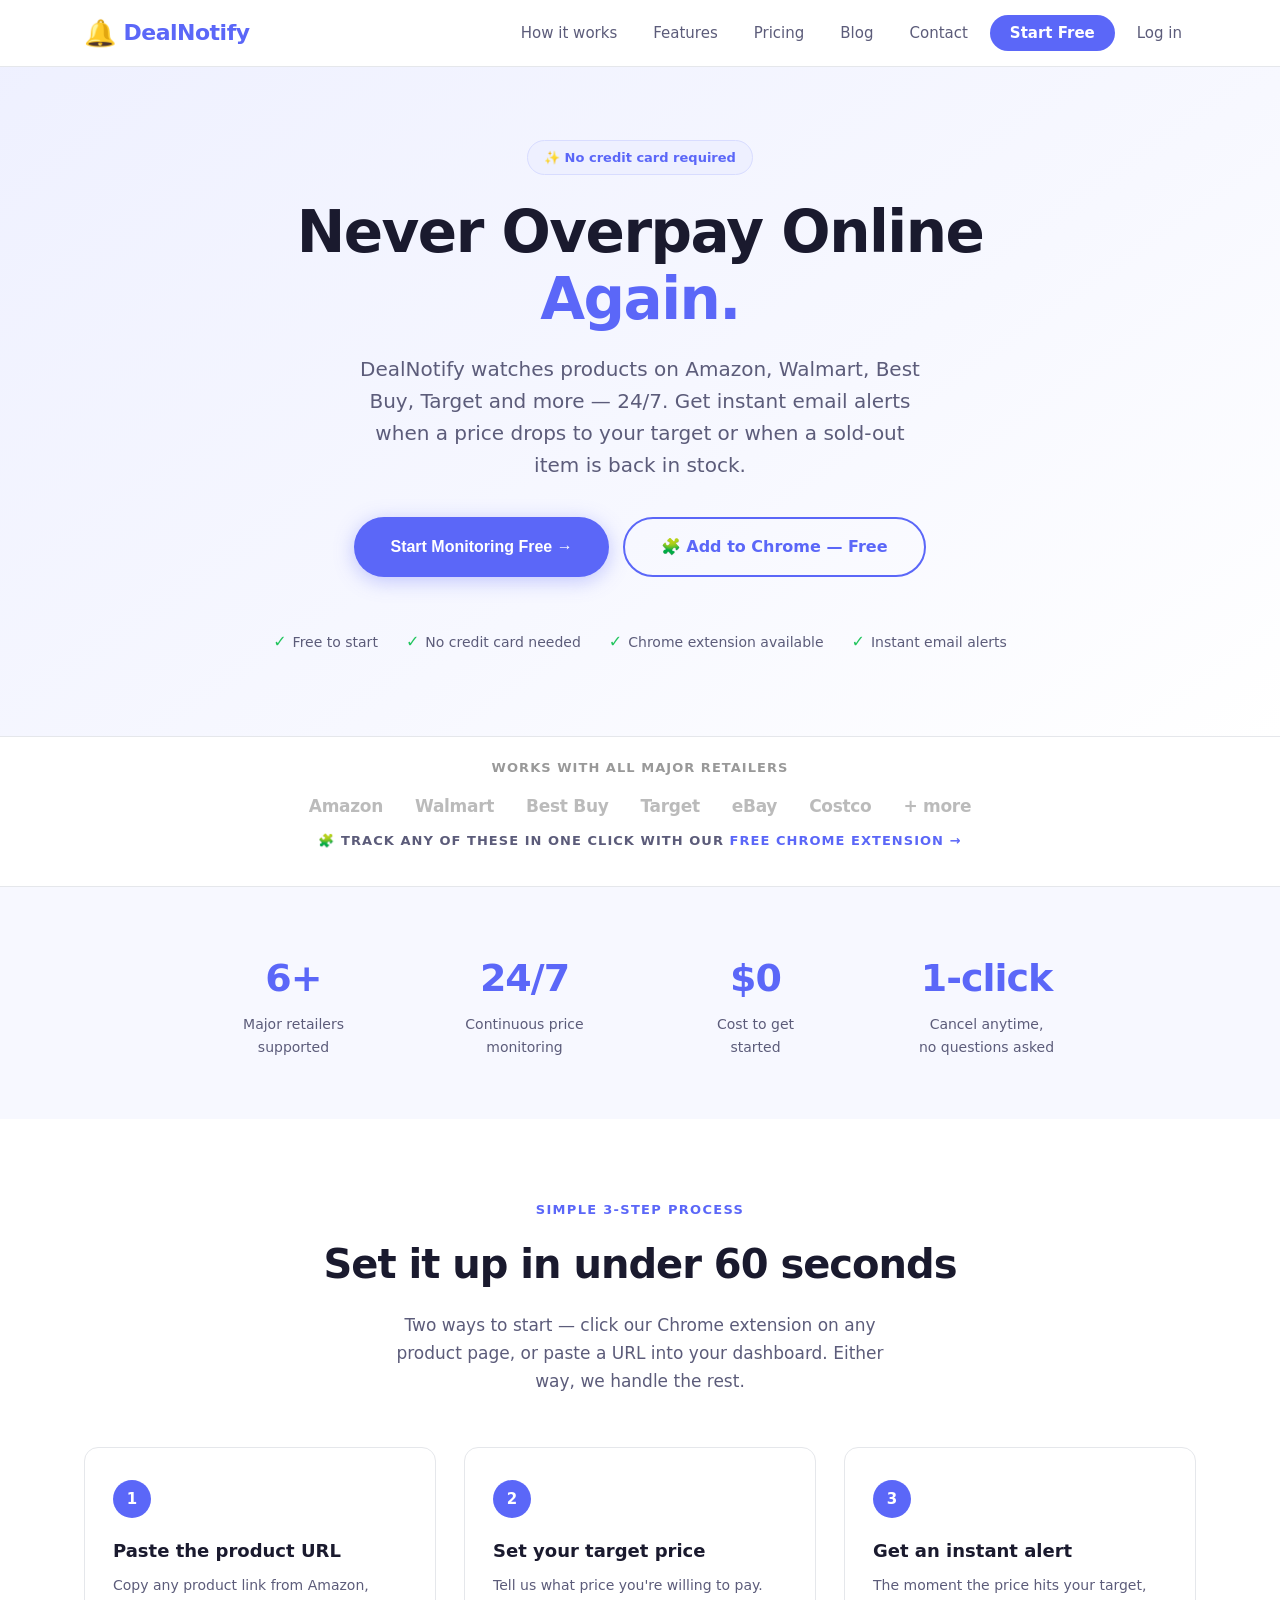
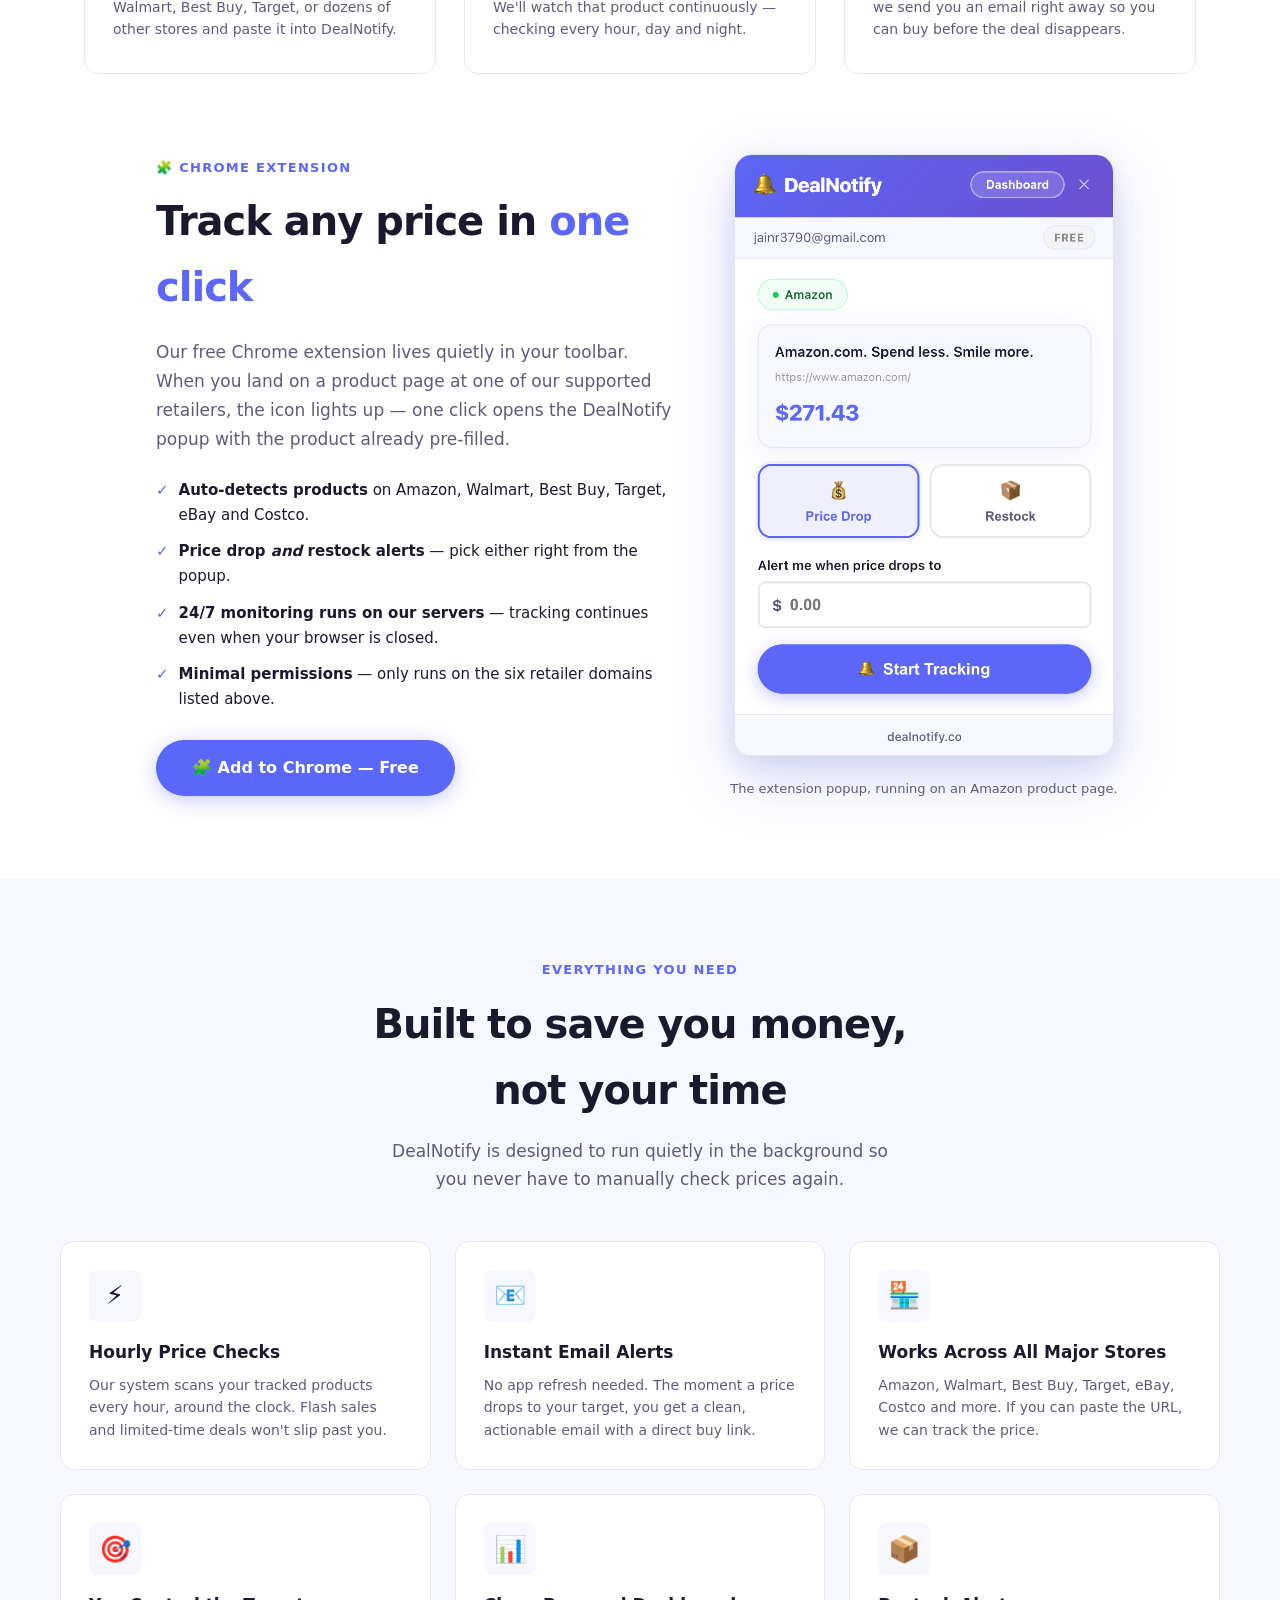
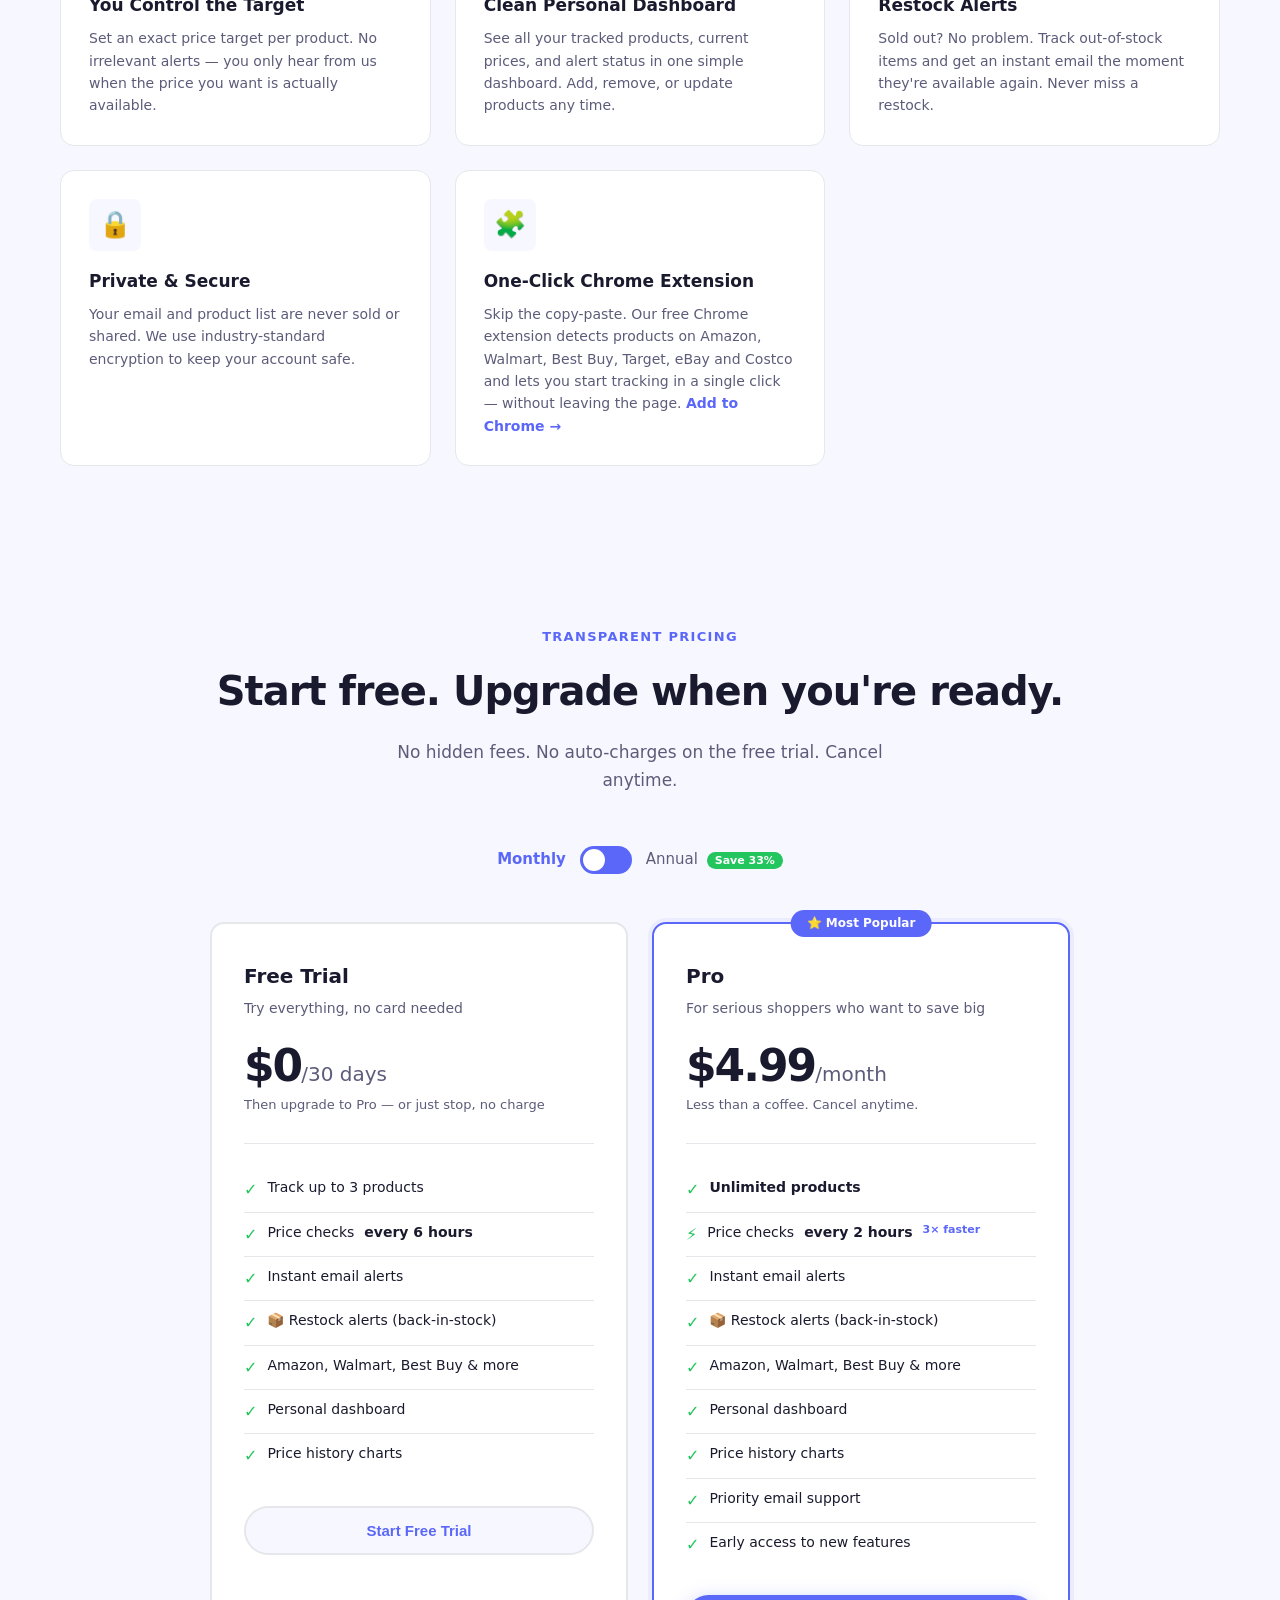
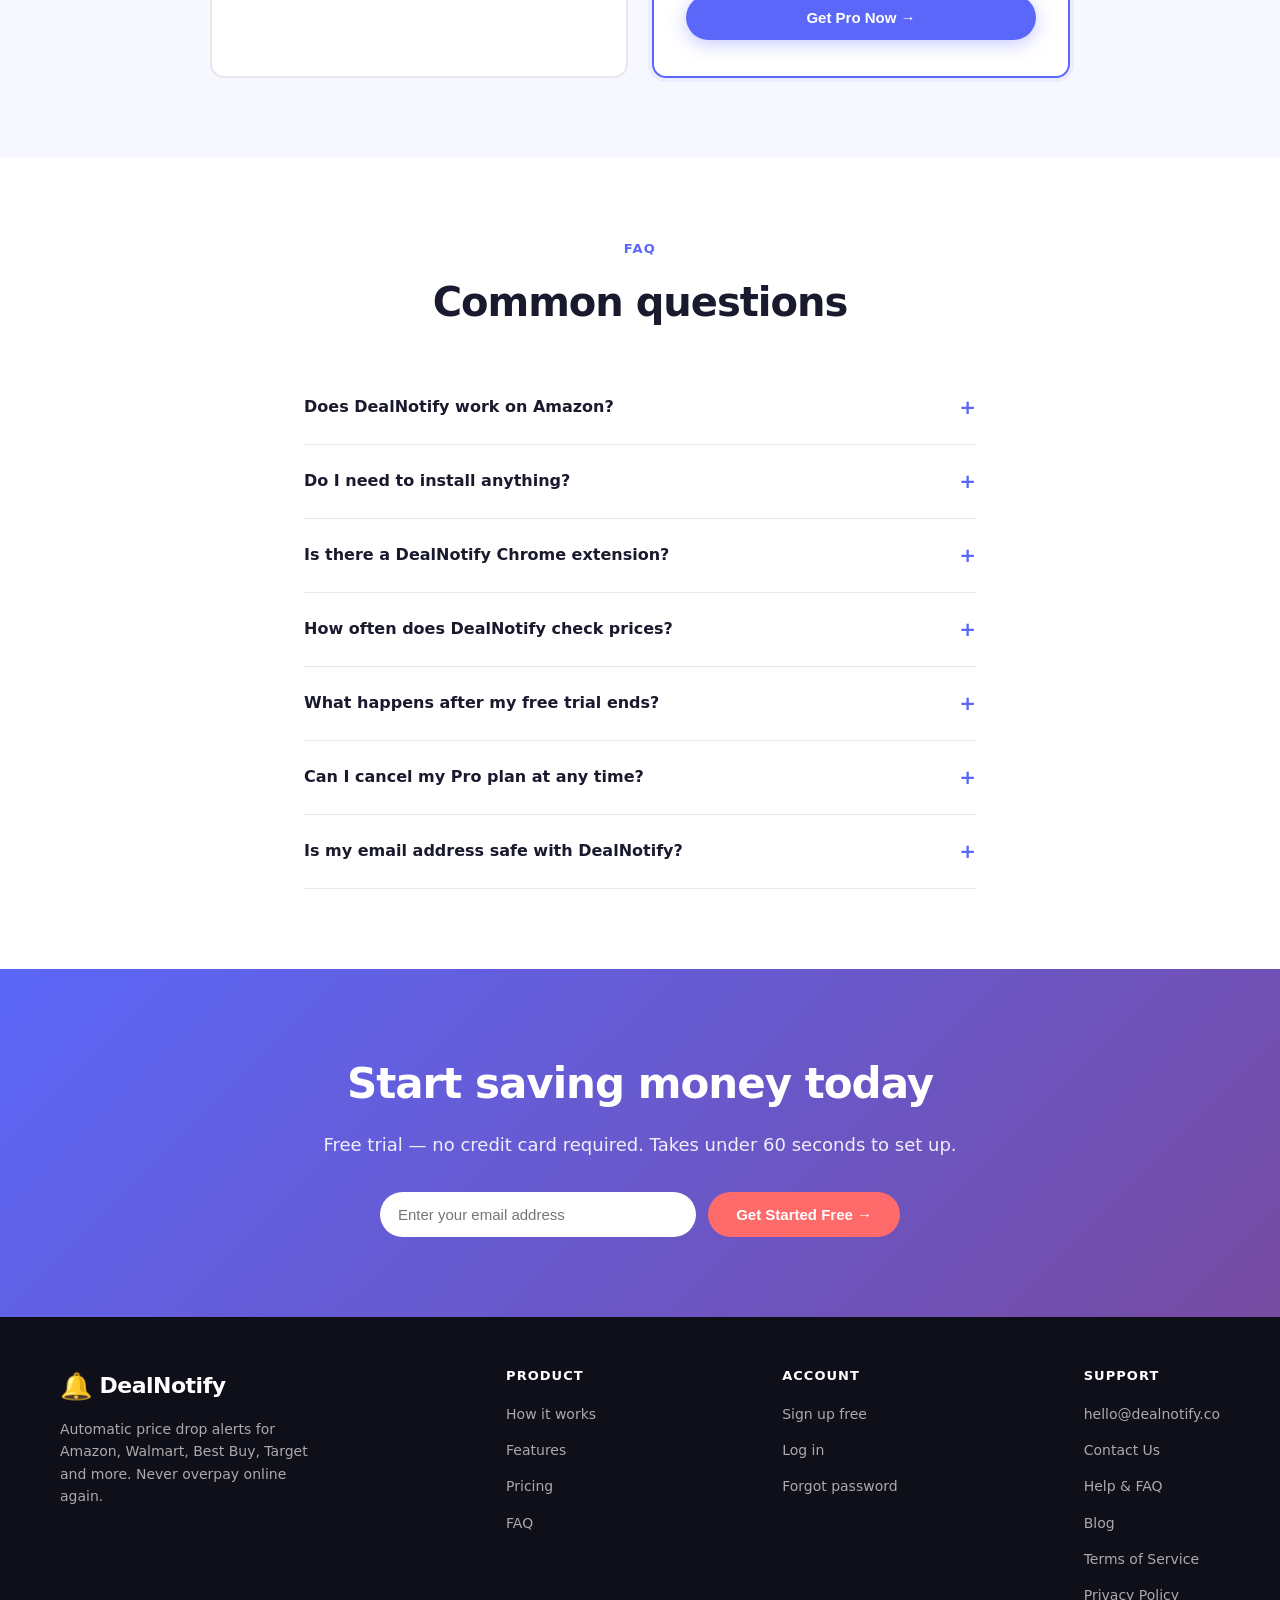
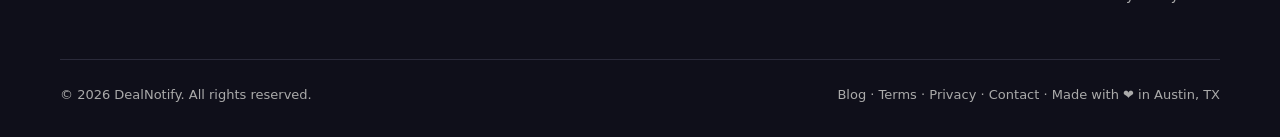
<file: index.html>
<!DOCTYPE html>
<html lang="en">
<head>
    <meta charset="UTF-8">
    <meta name="viewport" content="width=device-width, initial-scale=1.0">

    <!-- Google tag (gtag.js) -->
    <script async src="https://www.googletagmanager.com/gtag/js?id=G-QQ2L8EBBV8"></script>
    <script>
      window.dataLayer = window.dataLayer || [];
      function gtag(){dataLayer.push(arguments);}
      gtag('js', new Date());
      gtag('config', 'G-QQ2L8EBBV8');
    </script>

    <!-- ── SEO Meta Tags ── -->
    <title>DealNotify – Automatic Price Drop Alerts for Amazon, Walmart & More</title>
    <meta name="description" content="DealNotify watches prices on Amazon, Walmart, Best Buy, Target and more 24/7. Get instant email alerts the moment a price drops to your target. Free to start — no credit card required.">
    <meta name="keywords" content="price drop alert, price tracker, amazon price tracker, walmart price monitor, best buy price alert, price watch, deal alert, save money shopping online">
    <meta name="author" content="DealNotify">
    <link rel="canonical" href="https://www.dealnotify.co/">

    <!-- ── Open Graph (social sharing) ── -->
    <meta property="og:type" content="website">
    <meta property="og:url" content="https://www.dealnotify.co/">
    <meta property="og:title" content="DealNotify – Never Overpay Online Again">
    <meta property="og:description" content="Set a target price. We watch it 24/7. Get an instant email alert when the price drops. Free to start.">
    <meta property="og:image" content="https://www.dealnotify.co/og-image.png">

    <!-- ── Twitter Card ── -->
    <meta name="twitter:card" content="summary_large_image">
    <meta name="twitter:title" content="DealNotify – Automatic Price Drop Alerts">
    <meta name="twitter:description" content="Never overpay online. DealNotify monitors Amazon, Walmart, Best Buy and more and emails you instantly when prices drop.">

    <!-- ── Structured Data (JSON-LD) ── -->
    <script type="application/ld+json">
    {
      "@context": "https://schema.org",
      "@type": "SoftwareApplication",
      "name": "DealNotify",
      "applicationCategory": "ShoppingApplication",
      "operatingSystem": "Web",
      "description": "Automatic price drop alerts for Amazon, Walmart, Best Buy, Target and more. Get instant email notifications when prices drop to your target.",
      "offers": [
        {"@type": "Offer", "price": "0", "priceCurrency": "USD", "name": "Free Trial"},
        {"@type": "Offer", "price": "4.99", "priceCurrency": "USD", "name": "Pro Plan", "billingIncrement": "P1M"}
      ],
      "url": "https://www.dealnotify.co"
    }
    </script>

    <style>
        /* ── Reset & Base ── */
        *, *::before, *::after { margin: 0; padding: 0; box-sizing: border-box; }

        :root {
            --primary: #5b67f8;
            --primary-dark: #4351d8;
            --accent: #ff6b6b;
            --accent-hover: #ff5252;
            --text: #1a1a2e;
            --text-light: #5c5c7a;
            --bg-light: #f7f8ff;
            --white: #ffffff;
            --green: #22c55e;
            --border: #e5e7eb;
            --shadow: 0 4px 24px rgba(91,103,248,0.10);
            --shadow-card: 0 2px 16px rgba(0,0,0,0.08);
            --radius: 14px;
            --radius-sm: 8px;
        }

        html { scroll-behavior: smooth; }

        body {
            font-family: 'Segoe UI', system-ui, -apple-system, sans-serif;
            line-height: 1.65;
            color: var(--text);
            background: var(--white);
            -webkit-font-smoothing: antialiased;
        }

        a { color: inherit; text-decoration: none; }

        /* ── Header / Nav ── */
        header {
            background: rgba(255,255,255,0.97);
            backdrop-filter: blur(10px);
            position: fixed;
            width: 100%;
            top: 0;
            z-index: 200;
            border-bottom: 1px solid var(--border);
        }

        nav {
            max-width: 1160px;
            margin: 0 auto;
            padding: 0 24px;
            height: 66px;
            display: flex;
            justify-content: space-between;
            align-items: center;
        }

        .logo {
            font-size: 22px;
            font-weight: 800;
            color: var(--primary);
            letter-spacing: -0.5px;
            display: flex;
            align-items: center;
            gap: 8px;
        }

        .logo-icon { font-size: 26px; }

        nav ul {
            list-style: none;
            display: flex;
            gap: 8px;
            align-items: center;
        }

        nav ul li a {
            color: var(--text-light);
            font-size: 15px;
            font-weight: 500;
            padding: 8px 14px;
            border-radius: var(--radius-sm);
            transition: color 0.2s, background 0.2s;
        }

        nav ul li a:hover { color: var(--primary); background: var(--bg-light); }

        .nav-cta {
            background: var(--primary) !important;
            color: var(--white) !important;
            padding: 9px 20px !important;
            border-radius: 50px !important;
            font-weight: 600 !important;
            transition: background 0.2s, transform 0.2s !important;
        }

        .nav-cta:hover {
            background: var(--primary-dark) !important;
            transform: translateY(-1px);
        }

        /* ── Hero ── */
        .hero {
            background: linear-gradient(145deg, #eef0ff 0%, #f7f8ff 60%, #fff 100%);
            padding: 140px 24px 80px;
            text-align: center;
        }

        .hero-badge {
            display: inline-flex;
            align-items: center;
            gap: 6px;
            background: #eef0ff;
            color: var(--primary);
            font-size: 13px;
            font-weight: 600;
            padding: 6px 16px;
            border-radius: 50px;
            border: 1px solid #d8dcff;
            margin-bottom: 24px;
        }

        .hero h1 {
            font-size: clamp(36px, 5vw, 58px);
            font-weight: 800;
            line-height: 1.15;
            letter-spacing: -1.5px;
            color: var(--text);
            margin-bottom: 20px;
            max-width: 780px;
            margin-left: auto;
            margin-right: auto;
        }

        .hero h1 span { color: var(--primary); }

        .hero-sub {
            font-size: clamp(16px, 2vw, 20px);
            color: var(--text-light);
            max-width: 560px;
            margin: 0 auto 36px;
            line-height: 1.6;
        }

        .hero-actions { display: flex; gap: 14px; justify-content: center; flex-wrap: wrap; margin-bottom: 52px; }

        .btn-primary {
            background: var(--primary);
            color: var(--white);
            padding: 15px 36px;
            border: none;
            border-radius: 50px;
            font-size: 16px;
            font-weight: 700;
            cursor: pointer;
            transition: background 0.2s, transform 0.2s, box-shadow 0.2s;
            box-shadow: 0 4px 20px rgba(91,103,248,0.35);
        }

        .btn-primary:hover {
            background: var(--primary-dark);
            transform: translateY(-2px);
            box-shadow: 0 6px 28px rgba(91,103,248,0.45);
        }

        .btn-secondary {
            background: transparent;
            color: var(--primary);
            padding: 15px 36px;
            border: 2px solid var(--primary);
            border-radius: 50px;
            font-size: 16px;
            font-weight: 700;
            cursor: pointer;
            transition: background 0.2s, color 0.2s, transform 0.2s;
        }

        .btn-secondary:hover {
            background: var(--primary);
            color: var(--white);
            transform: translateY(-2px);
        }

        .hero-trust {
            display: flex;
            justify-content: center;
            align-items: center;
            gap: 28px;
            flex-wrap: wrap;
            font-size: 14px;
            color: var(--text-light);
        }

        .trust-item { display: flex; align-items: center; gap: 6px; }
        .trust-item span.check { color: var(--green); font-weight: 700; font-size: 16px; }

        /* ── Store Logos Strip ── */
        .stores-strip {
            background: var(--white);
            border-top: 1px solid var(--border);
            border-bottom: 1px solid var(--border);
            padding: 20px 24px;
            text-align: center;
        }

        .stores-strip p { font-size: 13px; color: #999; margin-bottom: 14px; text-transform: uppercase; letter-spacing: 0.08em; font-weight: 600; }

        .stores-list {
            display: flex;
            justify-content: center;
            align-items: center;
            gap: 32px;
            flex-wrap: wrap;
        }

        .store-name {
            font-size: 17px;
            font-weight: 700;
            color: #bbb;
            letter-spacing: -0.3px;
        }

        /* ── Social Proof ── */
        .social-proof {
            background: var(--bg-light);
            padding: 60px 24px;
        }

        .stats-row {
            max-width: 900px;
            margin: 0 auto;
            display: grid;
            grid-template-columns: repeat(auto-fit, minmax(180px, 1fr));
            gap: 24px;
            text-align: center;
        }

        .stat-item h3 {
            font-size: 38px;
            font-weight: 800;
            color: var(--primary);
            letter-spacing: -1px;
        }

        .stat-item p { font-size: 14px; color: var(--text-light); margin-top: 4px; }

        /* ── How It Works ── */
        .how-it-works {
            max-width: 1160px;
            margin: 80px auto;
            padding: 0 24px;
            text-align: center;
        }

        .section-label {
            font-size: 13px;
            font-weight: 700;
            text-transform: uppercase;
            letter-spacing: 0.1em;
            color: var(--primary);
            margin-bottom: 10px;
        }

        .section-title {
            font-size: clamp(28px, 4vw, 40px);
            font-weight: 800;
            letter-spacing: -1px;
            color: var(--text);
            margin-bottom: 14px;
        }

        .section-sub {
            font-size: 17px;
            color: var(--text-light);
            max-width: 520px;
            margin: 0 auto 52px;
        }

        .steps-grid {
            display: grid;
            grid-template-columns: repeat(auto-fit, minmax(220px, 1fr));
            gap: 28px;
        }

        .step-card {
            background: var(--white);
            border: 1px solid var(--border);
            border-radius: var(--radius);
            padding: 32px 28px;
            text-align: left;
            position: relative;
            transition: box-shadow 0.25s, transform 0.25s;
        }

        .step-card:hover { box-shadow: var(--shadow); transform: translateY(-4px); }

        .step-number {
            width: 38px;
            height: 38px;
            background: var(--primary);
            color: var(--white);
            border-radius: 50%;
            display: flex;
            align-items: center;
            justify-content: center;
            font-weight: 800;
            font-size: 15px;
            margin-bottom: 18px;
        }

        .step-card h3 { font-size: 18px; font-weight: 700; margin-bottom: 8px; }
        .step-card p { font-size: 14px; color: var(--text-light); line-height: 1.6; }

        /* ── Features ── */
        .features {
            background: var(--bg-light);
            padding: 80px 24px;
        }

        .features-inner {
            max-width: 1160px;
            margin: 0 auto;
        }

        .features-grid {
            display: grid;
            grid-template-columns: repeat(auto-fit, minmax(300px, 1fr));
            gap: 24px;
        }

        .feature-card {
            background: var(--white);
            border-radius: var(--radius);
            padding: 28px;
            border: 1px solid var(--border);
            transition: box-shadow 0.25s, transform 0.25s;
        }

        .feature-card:hover { box-shadow: var(--shadow); transform: translateY(-3px); }

        .feature-icon {
            width: 52px;
            height: 52px;
            background: var(--bg-light);
            border-radius: var(--radius-sm);
            display: flex;
            align-items: center;
            justify-content: center;
            font-size: 26px;
            margin-bottom: 16px;
        }

        .feature-card h3 { font-size: 17px; font-weight: 700; margin-bottom: 8px; }
        .feature-card p { font-size: 14px; color: var(--text-light); line-height: 1.6; }

        /* ── Testimonials ── */
        .testimonials {
            max-width: 1160px;
            margin: 80px auto;
            padding: 0 24px;
            text-align: center;
        }

        .reviews-grid {
            display: grid;
            grid-template-columns: repeat(auto-fit, minmax(280px, 1fr));
            gap: 24px;
            margin-top: 48px;
        }

        .review-card {
            background: var(--white);
            border: 1px solid var(--border);
            border-radius: var(--radius);
            padding: 28px;
            text-align: left;
        }

        .stars { color: #f59e0b; font-size: 16px; margin-bottom: 12px; }

        .review-text {
            font-size: 15px;
            color: var(--text);
            line-height: 1.6;
            margin-bottom: 16px;
            font-style: italic;
        }

        .reviewer { display: flex; align-items: center; gap: 10px; }
        .reviewer-avatar {
            width: 38px; height: 38px;
            background: var(--primary);
            color: var(--white);
            border-radius: 50%;
            display: flex;
            align-items: center;
            justify-content: center;
            font-weight: 700;
            font-size: 14px;
        }
        .reviewer-info .name { font-weight: 700; font-size: 14px; }
        .reviewer-info .detail { font-size: 12px; color: var(--text-light); }

        /* ── Pricing ── */
        .pricing {
            background: var(--bg-light);
            padding: 80px 24px;
        }

        .pricing-inner {
            max-width: 860px;
            margin: 0 auto;
            text-align: center;
        }

        .pricing-cards {
            display: grid;
            grid-template-columns: repeat(auto-fit, minmax(300px, 1fr));
            gap: 24px;
            margin-top: 48px;
        }

        .price-card {
            background: var(--white);
            border: 2px solid var(--border);
            border-radius: var(--radius);
            padding: 36px 32px;
            text-align: left;
            position: relative;
            transition: box-shadow 0.25s;
        }

        .price-card.featured {
            border-color: var(--primary);
            box-shadow: 0 0 0 4px rgba(91,103,248,0.08);
        }

        .price-badge {
            position: absolute;
            top: -14px;
            left: 50%;
            transform: translateX(-50%);
            background: var(--primary);
            color: var(--white);
            font-size: 12px;
            font-weight: 700;
            padding: 4px 16px;
            border-radius: 50px;
            white-space: nowrap;
        }

        .price-card h3 {
            font-size: 20px;
            font-weight: 700;
            margin-bottom: 4px;
        }

        .price-card .plan-desc {
            font-size: 14px;
            color: var(--text-light);
            margin-bottom: 24px;
        }

        .price-amount {
            font-size: 44px;
            font-weight: 800;
            color: var(--text);
            letter-spacing: -2px;
            line-height: 1;
            margin-bottom: 6px;
        }

        .price-amount span { font-size: 20px; font-weight: 500; color: var(--text-light); letter-spacing: 0; }

        .price-note { font-size: 13px; color: var(--text-light); margin-bottom: 28px; }

        .price-divider { border: none; border-top: 1px solid var(--border); margin: 24px 0; }

        .price-features { list-style: none; margin-bottom: 28px; }

        .price-features li {
            display: flex;
            align-items: flex-start;
            gap: 10px;
            font-size: 14px;
            color: var(--text);
            padding: 8px 0;
            border-bottom: 1px solid var(--border);
        }

        .price-features li:last-child { border-bottom: none; }

        .price-features li .check {
            color: var(--green);
            font-weight: 700;
            font-size: 16px;
            flex-shrink: 0;
            margin-top: 1px;
        }

        .btn-plan {
            width: 100%;
            padding: 14px;
            border-radius: 50px;
            font-size: 15px;
            font-weight: 700;
            cursor: pointer;
            border: none;
            transition: background 0.2s, transform 0.2s, box-shadow 0.2s;
        }

        .btn-plan-free {
            background: var(--bg-light);
            color: var(--primary);
            border: 2px solid var(--border);
        }

        .btn-plan-free:hover { background: var(--border); }

        .btn-plan-pro {
            background: var(--primary);
            color: var(--white);
            box-shadow: 0 4px 18px rgba(91,103,248,0.35);
        }

        .btn-plan-pro:hover {
            background: var(--primary-dark);
            transform: translateY(-1px);
            box-shadow: 0 6px 24px rgba(91,103,248,0.45);
        }

        /* ── FAQ ── */
        .faq {
            max-width: 720px;
            margin: 80px auto;
            padding: 0 24px;
        }

        .faq-item {
            border-bottom: 1px solid var(--border);
            padding: 20px 0;
            cursor: pointer;
        }

        .faq-question {
            display: flex;
            justify-content: space-between;
            align-items: center;
            font-size: 16px;
            font-weight: 600;
            color: var(--text);
            gap: 12px;
        }

        .faq-toggle { font-size: 20px; color: var(--primary); flex-shrink: 0; transition: transform 0.2s; }
        .faq-item.open .faq-toggle { transform: rotate(45deg); }

        .faq-answer {
            display: none;
            font-size: 14px;
            color: var(--text-light);
            line-height: 1.7;
            padding-top: 12px;
        }

        .faq-item.open .faq-answer { display: block; }

        /* ── Auth Modal ── */
        .modal-overlay {
            display: none;
            position: fixed;
            inset: 0;
            background: rgba(0,0,0,0.55);
            backdrop-filter: blur(4px);
            z-index: 1000;
            justify-content: center;
            align-items: center;
            padding: 20px;
        }

        .modal-overlay.active { display: flex; }

        .modal {
            background: var(--white);
            border-radius: 20px;
            padding: 40px;
            width: 100%;
            max-width: 440px;
            max-height: 90vh;
            overflow-y: auto;
            position: relative;
            box-shadow: 0 24px 60px rgba(0,0,0,0.18);
            animation: modalIn 0.25s ease;
        }

        @keyframes modalIn {
            from { opacity: 0; transform: translateY(16px) scale(0.97); }
            to   { opacity: 1; transform: translateY(0) scale(1); }
        }

        .modal-close {
            position: absolute;
            top: 16px;
            right: 20px;
            background: none;
            border: none;
            font-size: 24px;
            cursor: pointer;
            color: #aaa;
            line-height: 1;
        }

        .modal-close:hover { color: var(--text); }

        .modal-logo { text-align: center; margin-bottom: 6px; font-size: 28px; }

        .modal h2 {
            text-align: center;
            font-size: 22px;
            font-weight: 800;
            margin-bottom: 4px;
            letter-spacing: -0.5px;
        }

        .modal .modal-sub {
            text-align: center;
            font-size: 14px;
            color: var(--text-light);
            margin-bottom: 28px;
        }

        .form-group {
            margin-bottom: 16px;
        }

        .form-group label {
            display: block;
            font-size: 13px;
            font-weight: 600;
            margin-bottom: 6px;
            color: var(--text);
        }

        .form-group input {
            width: 100%;
            padding: 12px 14px;
            border: 2px solid var(--border);
            border-radius: var(--radius-sm);
            font-size: 15px;
            color: var(--text);
            transition: border-color 0.2s, box-shadow 0.2s;
            background: var(--white);
        }

        .form-group input:focus {
            outline: none;
            border-color: var(--primary);
            box-shadow: 0 0 0 3px rgba(91,103,248,0.12);
        }

        .form-group input.error { border-color: #ef4444; }
        .field-error { font-size: 12px; color: #ef4444; margin-top: 4px; display: none; }

        .btn-submit {
            width: 100%;
            padding: 14px;
            background: var(--primary);
            color: var(--white);
            border: none;
            border-radius: 50px;
            font-size: 16px;
            font-weight: 700;
            cursor: pointer;
            margin-top: 8px;
            transition: background 0.2s, transform 0.2s, box-shadow 0.2s;
            box-shadow: 0 4px 16px rgba(91,103,248,0.35);
        }

        .btn-submit:hover {
            background: var(--primary-dark);
            transform: translateY(-1px);
            box-shadow: 0 6px 20px rgba(91,103,248,0.45);
        }

        .btn-submit:disabled { opacity: 0.65; cursor: not-allowed; transform: none; }

        .modal-divider {
            display: flex;
            align-items: center;
            gap: 12px;
            margin: 20px 0;
            color: var(--text-light);
            font-size: 13px;
        }

        .modal-divider::before, .modal-divider::after {
            content: '';
            flex: 1;
            border-top: 1px solid var(--border);
        }

        .modal-switch {
            text-align: center;
            font-size: 14px;
            color: var(--text-light);
            margin-top: 20px;
        }

        .modal-switch a {
            color: var(--primary);
            font-weight: 600;
            cursor: pointer;
        }

        .modal-switch a:hover { text-decoration: underline; }

        .alert-box {
            padding: 12px 16px;
            border-radius: var(--radius-sm);
            font-size: 14px;
            margin-bottom: 16px;
            display: none;
        }

        .alert-success { background: #f0fdf4; color: #166534; border: 1px solid #bbf7d0; }
        .alert-error   { background: #fef2f2; color: #991b1b; border: 1px solid #fecaca; }

        .password-wrapper { position: relative; }
        .toggle-pw {
            position: absolute;
            right: 12px;
            top: 50%;
            transform: translateY(-50%);
            background: none;
            border: none;
            cursor: pointer;
            color: #aaa;
            font-size: 16px;
            padding: 4px;
        }
        .toggle-pw:hover { color: var(--primary); }

        /* ── Verification Banner ── */
        .verify-banner {
            background: #fffbeb;
            border: 1px solid #fcd34d;
            border-radius: var(--radius-sm);
            padding: 14px 18px;
            font-size: 14px;
            color: #92400e;
            display: none;
            margin-bottom: 16px;
            line-height: 1.5;
        }

        /* ── Inline Signup Section ── */
        .signup-section {
            background: linear-gradient(135deg, var(--primary) 0%, #764ba2 100%);
            padding: 80px 24px;
            text-align: center;
            color: var(--white);
        }

        .signup-section h2 {
            font-size: clamp(28px, 4vw, 42px);
            font-weight: 800;
            letter-spacing: -1px;
            margin-bottom: 12px;
        }

        .signup-section p {
            font-size: 18px;
            opacity: 0.9;
            margin-bottom: 32px;
        }

        .inline-form {
            display: flex;
            gap: 12px;
            justify-content: center;
            flex-wrap: wrap;
            max-width: 520px;
            margin: 0 auto;
        }

        .inline-form input {
            flex: 1;
            min-width: 220px;
            padding: 14px 18px;
            border-radius: 50px;
            border: none;
            font-size: 15px;
            color: var(--text);
            outline: none;
        }

        .inline-form input:focus {
            box-shadow: 0 0 0 3px rgba(255,255,255,0.4);
        }

        .inline-form button {
            background: var(--accent);
            color: var(--white);
            padding: 14px 28px;
            border: none;
            border-radius: 50px;
            font-size: 15px;
            font-weight: 700;
            cursor: pointer;
            transition: background 0.2s, transform 0.2s;
            white-space: nowrap;
        }

        .inline-form button:hover {
            background: var(--accent-hover);
            transform: translateY(-1px);
        }

        /* ── Footer ── */
        footer {
            background: #0f0f1a;
            color: #aaa;
            padding: 48px 24px 32px;
        }

        .footer-inner {
            max-width: 1160px;
            margin: 0 auto;
        }

        .footer-top {
            display: flex;
            justify-content: space-between;
            align-items: flex-start;
            flex-wrap: wrap;
            gap: 32px;
            margin-bottom: 40px;
        }

        .footer-brand .logo { color: var(--white); }
        .footer-brand p { font-size: 14px; margin-top: 10px; max-width: 260px; line-height: 1.6; }

        .footer-links h4 { font-size: 13px; font-weight: 700; color: var(--white); text-transform: uppercase; letter-spacing: 0.08em; margin-bottom: 14px; }
        .footer-links ul { list-style: none; }
        .footer-links ul li { margin-bottom: 10px; }
        .footer-links ul li a { font-size: 14px; color: #aaa; transition: color 0.2s; }
        .footer-links ul li a:hover { color: var(--white); }

        .footer-bottom {
            border-top: 1px solid #2a2a3a;
            padding-top: 24px;
            display: flex;
            justify-content: space-between;
            align-items: center;
            flex-wrap: wrap;
            gap: 12px;
            font-size: 13px;
        }

        /* ── Toast ── */
        .toast {
            position: fixed;
            top: 80px;
            left: 50%;
            transform: translateX(-50%) translateY(-20px);
            background: #222;
            color: #fff;
            padding: 14px 32px;
            border-radius: 50px;
            font-size: 15px;
            font-weight: 500;
            box-shadow: 0 6px 28px rgba(0,0,0,0.28);
            opacity: 0;
            pointer-events: none;
            transition: opacity 0.35s ease, transform 0.35s ease;
            z-index: 99999;
            max-width: 500px;
            min-width: 200px;
            text-align: center;
            white-space: nowrap;
        }

        .toast.show {
            opacity: 1;
            transform: translateX(-50%) translateY(0);
            pointer-events: auto;
        }

        /* ── Responsive ── */
        /* ── Hamburger (landing page) ── */
        .nav-hamburger {
            display: none;
            flex-direction: column;
            gap: 5px;
            cursor: pointer;
            padding: 7px;
            border-radius: 8px;
            background: var(--bg-light);
            border: 1px solid #e5e7eb;
        }
        .nav-hamburger span {
            display: block;
            width: 22px; height: 2px;
            background: var(--primary);
            border-radius: 2px;
            transition: all 0.3s;
        }
        .nav-mobile-dropdown {
            display: none;
            flex-direction: column;
            background: white;
            border-top: 1px solid #e5e7eb;
            padding: 8px 16px 16px;
            box-shadow: 0 8px 24px rgba(0,0,0,0.08);
        }
        .nav-mobile-dropdown.open { display: flex; }
        .nav-mobile-link {
            padding: 13px 12px;
            font-size: 16px;
            font-weight: 500;
            color: var(--text);
            text-decoration: none;
            border-radius: 10px;
            transition: background 0.2s;
        }
        .nav-mobile-link:hover { background: var(--bg-light); color: var(--primary); }
        .nav-mobile-cta {
            margin-top: 8px;
            background: var(--primary);
            color: white !important;
            text-align: center;
            padding: 14px !important;
            border-radius: 50px;
            font-weight: 700;
            font-size: 16px;
        }

        @media (max-width: 768px) {
            nav ul { display: none; } /* hide desktop nav, show hamburger */
            .nav-hamburger { display: flex; }
            .hero { padding-top: 110px; }
            .price-card.featured { transform: none; }
            .modal { padding: 28px 22px; }
            .footer-top { flex-direction: column; }
        }

        @media (max-width: 480px) {
            .hero { padding: 100px 16px 60px; }
            .hero h1 { font-size: 32px; }
            .hero-actions { flex-direction: column; gap: 12px; }
            .hero-actions button { width: 100%; }
            .hero-trust { flex-direction: column; gap: 6px; align-items: center; }
            .modal { width: 96%; padding: 24px 18px; }
        }
    </style>
</head>
<body>

<!-- ──────────── HEADER ──────────── -->
<header>
    <nav>
        <div class="logo">
            <span class="logo-icon">🔔</span> DealNotify
        </div>
        <!-- Desktop nav -->
        <ul id="nav-links">
            <li class="hide-mobile"><a href="#how-it-works">How it works</a></li>
            <li class="hide-mobile"><a href="#features">Features</a></li>
            <li class="hide-mobile"><a href="#pricing">Pricing</a></li>
            <li class="hide-mobile"><a href="/blog">Blog</a></li>
            <li class="hide-mobile"><a href="/contact.html">Contact</a></li>
            <li id="nav-dashboard-btn" style="display:none;"><a href="#" id="nav-dashboard-link" class="nav-cta">My Dashboard</a></li>
            <li id="nav-start-btn"><a href="#" class="nav-cta" onclick="openModal('signup'); return false;">Start Free</a></li>
            <li id="nav-login-btn"><a href="#" onclick="openModal('login'); return false;" style="color: var(--text-light); font-size:15px; font-weight:500; padding: 8px 14px;">Log in</a></li>
        </ul>
        <!-- Mobile hamburger -->
        <button class="nav-hamburger" id="navHamburger" onclick="toggleMobileNav()" aria-label="Menu">
            <span></span><span></span><span></span>
        </button>
    </nav>
    <!-- Mobile nav dropdown -->
    <div class="nav-mobile-dropdown" id="mobileNavDropdown">
        <a href="#how-it-works" class="nav-mobile-link" onclick="toggleMobileNav()">How it works</a>
        <a href="#features" class="nav-mobile-link" onclick="toggleMobileNav()">Features</a>
        <a href="#pricing" class="nav-mobile-link" onclick="toggleMobileNav()">Pricing</a>
        <a href="/blog" class="nav-mobile-link" onclick="toggleMobileNav()">Blog</a>
        <a href="/contact.html" class="nav-mobile-link" onclick="toggleMobileNav()">Contact</a>
        <a href="#" id="mobile-nav-login-btn" class="nav-mobile-link" onclick="openModal('login'); toggleMobileNav(); return false;">Log in</a>
        <a href="#" id="mobile-nav-start-btn" class="nav-mobile-link nav-mobile-cta" onclick="openModal('signup'); toggleMobileNav(); return false;">Start Free →</a>
        <a href="#" id="mobile-nav-dashboard-btn" style="display:none;" class="nav-mobile-link nav-mobile-cta" onclick="toggleMobileNav();">My Dashboard →</a>
    </div>
</header>


<!-- ──────────── HERO ──────────── -->
<section class="hero">
    <div class="hero-badge">✨ No credit card required</div>
    <h1>Never Overpay Online<br><span>Again.</span></h1>
    <p class="hero-sub">
        DealNotify watches products on Amazon, Walmart, Best Buy, Target and more — 24/7. Get instant email alerts when a price drops to your target or when a sold-out item is back in stock.
    </p>
    <div class="hero-actions">
        <button class="btn-primary" onclick="openModal('signup')">Start Monitoring Free →</button>
        <a class="btn-secondary" href="https://chromewebstore.google.com/detail/dealnotify-price-drop-res/kchogeockmgjejohfkkpnpenkaaoklmj" target="_blank" rel="noopener" style="text-decoration:none;">🧩 Add to Chrome — Free</a>
    </div>
    <div class="hero-trust">
        <span class="trust-item"><span class="check">✓</span> Free to start</span>
        <span class="trust-item"><span class="check">✓</span> No credit card needed</span>
        <span class="trust-item"><span class="check">✓</span> Chrome extension available</span>
        <span class="trust-item"><span class="check">✓</span> Instant email alerts</span>
    </div>
</section>


<!-- ──────────── STORES STRIP ──────────── -->
<div class="stores-strip">
    <p>Works with all major retailers</p>
    <div class="stores-list">
        <span class="store-name">Amazon</span>
        <span class="store-name">Walmart</span>
        <span class="store-name">Best Buy</span>
        <span class="store-name">Target</span>
        <span class="store-name">eBay</span>
        <span class="store-name">Costco</span>
        <span class="store-name">+ more</span>
    </div>
    <p style="margin-top:10px; font-size:13px; color:var(--text-light);">
        🧩 Track any of these in one click with our <a href="https://chromewebstore.google.com/detail/dealnotify-price-drop-res/kchogeockmgjejohfkkpnpenkaaoklmj" target="_blank" rel="noopener" style="color:var(--primary); font-weight:600; text-decoration:none;">free Chrome extension →</a>
    </p>
</div>


<!-- ──────────── SOCIAL PROOF ──────────── -->
<section class="social-proof">
    <div class="stats-row">
        <div class="stat-item">
            <h3>6+</h3>
            <p>Major retailers<br>supported</p>
        </div>
        <div class="stat-item">
            <h3>24/7</h3>
            <p>Continuous price<br>monitoring</p>
        </div>
        <div class="stat-item">
            <h3>$0</h3>
            <p>Cost to get<br>started</p>
        </div>
        <div class="stat-item">
            <h3>1-click</h3>
            <p>Cancel anytime,<br>no questions asked</p>
        </div>
    </div>
</section>


<!-- ──────────── HOW IT WORKS ──────────── -->
<section class="how-it-works" id="how-it-works">
    <p class="section-label">Simple 3-step process</p>
    <h2 class="section-title">Set it up in under 60 seconds</h2>
    <p class="section-sub">Two ways to start — click our Chrome extension on any product page, or paste a URL into your dashboard. Either way, we handle the rest.</p>
    <div class="steps-grid">
        <div class="step-card">
            <div class="step-number">1</div>
            <h3>Paste the product URL</h3>
            <p>Copy any product link from Amazon, Walmart, Best Buy, Target, or dozens of other stores and paste it into DealNotify.</p>
        </div>
        <div class="step-card">
            <div class="step-number">2</div>
            <h3>Set your target price</h3>
            <p>Tell us what price you're willing to pay. We'll watch that product continuously — checking every hour, day and night.</p>
        </div>
        <div class="step-card">
            <div class="step-number">3</div>
            <h3>Get an instant alert</h3>
            <p>The moment the price hits your target, we send you an email right away so you can buy before the deal disappears.</p>
        </div>
    </div>
</section>


<!-- ──────────── EXTENSION PREVIEW ──────────── -->
<section style="max-width:1160px; margin:80px auto; padding:0 24px;">
    <div style="display:flex; gap:48px; align-items:center; flex-wrap:wrap; justify-content:center;">
        <div style="flex:1 1 380px; max-width:520px;">
            <p class="section-label">🧩 Chrome Extension</p>
            <h2 class="section-title" style="margin-bottom:18px;">Track any price in <span style="color:var(--primary);">one click</span></h2>
            <p style="font-size:17px; color:var(--text-light); line-height:1.7; margin-bottom:24px;">
                Our free Chrome extension lives quietly in your toolbar. When you land on a product page at one of our supported retailers, the icon lights up — one click opens the DealNotify popup with the product already pre-filled.
            </p>
            <ul style="list-style:none; padding:0; margin:0 0 28px 0;">
                <li style="display:flex; align-items:flex-start; gap:10px; margin-bottom:12px; font-size:15px; color:var(--text);">
                    <span style="color:var(--primary); font-weight:700; flex-shrink:0;">✓</span>
                    <span><strong>Auto-detects products</strong> on Amazon, Walmart, Best Buy, Target, eBay and Costco.</span>
                </li>
                <li style="display:flex; align-items:flex-start; gap:10px; margin-bottom:12px; font-size:15px; color:var(--text);">
                    <span style="color:var(--primary); font-weight:700; flex-shrink:0;">✓</span>
                    <span><strong>Price drop <em>and</em> restock alerts</strong> — pick either right from the popup.</span>
                </li>
                <li style="display:flex; align-items:flex-start; gap:10px; margin-bottom:12px; font-size:15px; color:var(--text);">
                    <span style="color:var(--primary); font-weight:700; flex-shrink:0;">✓</span>
                    <span><strong>24/7 monitoring runs on our servers</strong> — tracking continues even when your browser is closed.</span>
                </li>
                <li style="display:flex; align-items:flex-start; gap:10px; margin-bottom:12px; font-size:15px; color:var(--text);">
                    <span style="color:var(--primary); font-weight:700; flex-shrink:0;">✓</span>
                    <span><strong>Minimal permissions</strong> — only runs on the six retailer domains listed above.</span>
                </li>
            </ul>
            <a class="btn-primary" href="https://chromewebstore.google.com/detail/dealnotify-price-drop-res/kchogeockmgjejohfkkpnpenkaaoklmj" target="_blank" rel="noopener" style="display:inline-block; text-decoration:none;">🧩 Add to Chrome — Free</a>
        </div>
        <div style="flex:1 1 340px; max-width:400px; text-align:center;">
            <img src="/extension-popup-screenshot.png" alt="DealNotify Chrome extension popup showing a product detected on Amazon with Price Drop and Restock tracking options" style="width:100%; max-width:380px; height:auto; border-radius:18px; box-shadow:0 20px 60px rgba(91,103,248,0.25), 0 8px 24px rgba(0,0,0,0.08); border:1px solid var(--border);" />
            <p style="margin-top:14px; font-size:13px; color:var(--text-light);">The extension popup, running on an Amazon product page.</p>
        </div>
    </div>
</section>


<!-- ──────────── FEATURES ──────────── -->
<section class="features" id="features">
    <div class="features-inner">
        <p class="section-label" style="text-align:center">Everything you need</p>
        <h2 class="section-title" style="text-align:center">Built to save you money,<br>not your time</h2>
        <p class="section-sub" style="text-align:center; display:block; margin-bottom:48px;">DealNotify is designed to run quietly in the background so you never have to manually check prices again.</p>
        <div class="features-grid">
            <div class="feature-card">
                <div class="feature-icon">⚡</div>
                <h3>Hourly Price Checks</h3>
                <p>Our system scans your tracked products every hour, around the clock. Flash sales and limited-time deals won't slip past you.</p>
            </div>
            <div class="feature-card">
                <div class="feature-icon">📧</div>
                <h3>Instant Email Alerts</h3>
                <p>No app refresh needed. The moment a price drops to your target, you get a clean, actionable email with a direct buy link.</p>
            </div>
            <div class="feature-card">
                <div class="feature-icon">🏪</div>
                <h3>Works Across All Major Stores</h3>
                <p>Amazon, Walmart, Best Buy, Target, eBay, Costco and more. If you can paste the URL, we can track the price.</p>
            </div>
            <div class="feature-card">
                <div class="feature-icon">🎯</div>
                <h3>You Control the Target</h3>
                <p>Set an exact price target per product. No irrelevant alerts — you only hear from us when the price you want is actually available.</p>
            </div>
            <div class="feature-card">
                <div class="feature-icon">📊</div>
                <h3>Clean Personal Dashboard</h3>
                <p>See all your tracked products, current prices, and alert status in one simple dashboard. Add, remove, or update products any time.</p>
            </div>
            <div class="feature-card">
                <div class="feature-icon">📦</div>
                <h3>Restock Alerts</h3>
                <p>Sold out? No problem. Track out-of-stock items and get an instant email the moment they're available again. Never miss a restock.</p>
            </div>
            <div class="feature-card">
                <div class="feature-icon">🔒</div>
                <h3>Private & Secure</h3>
                <p>Your email and product list are never sold or shared. We use industry-standard encryption to keep your account safe.</p>
            </div>
            <div class="feature-card">
                <div class="feature-icon">🧩</div>
                <h3>One-Click Chrome Extension</h3>
                <p>Skip the copy-paste. Our free Chrome extension detects products on Amazon, Walmart, Best Buy, Target, eBay and Costco and lets you start tracking in a single click — without leaving the page. <a href="https://chromewebstore.google.com/detail/dealnotify-price-drop-res/kchogeockmgjejohfkkpnpenkaaoklmj" target="_blank" rel="noopener" style="color:var(--primary); font-weight:600; text-decoration:none;">Add to Chrome →</a></p>
            </div>
        </div>
    </div>
</section>


<!-- Testimonials removed — will be added once real user reviews are collected -->


<!-- ──────────── PRICING ──────────── -->
<section class="pricing" id="pricing">
    <div class="pricing-inner">
        <p class="section-label">Transparent pricing</p>
        <h2 class="section-title">Start free. Upgrade when you're ready.</h2>
        <p class="section-sub">No hidden fees. No auto-charges on the free trial. Cancel anytime.</p>

        <!-- Billing toggle -->
        <div style="display:flex; align-items:center; justify-content:center; gap:14px; margin-bottom:36px;">
            <span id="toggleLabelMonthly" style="font-size:15px; font-weight:600; color:var(--primary);">Monthly</span>
            <div onclick="toggleBilling()" id="billingToggle"
                 style="width:52px; height:28px; background:var(--primary); border-radius:50px;
                        cursor:pointer; position:relative; transition:background 0.2s; flex-shrink:0;">
                <div id="toggleKnob"
                     style="width:22px; height:22px; background:white; border-radius:50%;
                            position:absolute; top:3px; left:3px; transition:transform 0.2s;"></div>
            </div>
            <span id="toggleLabelAnnual" style="font-size:15px; font-weight:500; color:var(--text-light);">
                Annual <span style="background:#22c55e; color:white; font-size:11px; font-weight:700;
                                    padding:2px 8px; border-radius:50px; margin-left:4px;">Save 33%</span>
            </span>
        </div>

        <div class="pricing-cards">

            <!-- Free Card -->
            <div class="price-card">
                <h3>Free Trial</h3>
                <p class="plan-desc">Try everything, no card needed</p>
                <div class="price-amount">$0<span>/30 days</span></div>
                <p class="price-note">Then upgrade to Pro — or just stop, no charge</p>
                <hr class="price-divider">
                <ul class="price-features">
                    <li><span class="check">✓</span> Track up to 3 products</li>
                    <li><span class="check">✓</span> Price checks <strong>every 6 hours</strong></li>
                    <li><span class="check">✓</span> Instant email alerts</li>
                    <li><span class="check">✓</span> 📦 Restock alerts (back-in-stock)</li>
                    <li><span class="check">✓</span> Amazon, Walmart, Best Buy & more</li>
                    <li><span class="check">✓</span> Personal dashboard</li>
                    <li><span class="check">✓</span> Price history charts</li>
                </ul>
                <button class="btn-plan btn-plan-free" onclick="openModal('signup')">Start Free Trial</button>
            </div>

            <!-- Pro Card — FEATURED / DEFAULT -->
            <div class="price-card featured" id="proCard">
                <div class="price-badge">⭐ Most Popular</div>
                <h3>Pro</h3>
                <p class="plan-desc">For serious shoppers who want to save big</p>
                <div class="price-amount" id="proPrice">$4.99<span>/month</span></div>
                <p class="price-note" id="proNote">Less than a coffee. Cancel anytime.</p>
                <hr class="price-divider">
                <ul class="price-features">
                    <li><span class="check">✓</span> <strong>Unlimited products</strong></li>
                    <li><span class="check pro-highlight">⚡</span> Price checks <strong>every 2 hours</strong> <span style="font-size:11px;color:#5b67f8;font-weight:600;">3× faster</span></li>
                    <li><span class="check">✓</span> Instant email alerts</li>
                    <li><span class="check">✓</span> 📦 Restock alerts (back-in-stock)</li>
                    <li><span class="check">✓</span> Amazon, Walmart, Best Buy & more</li>
                    <li><span class="check">✓</span> Personal dashboard</li>
                    <li><span class="check">✓</span> Price history charts</li>
                    <li><span class="check">✓</span> Priority email support</li>
                    <li><span class="check">✓</span> Early access to new features</li>
                </ul>
                <button class="btn-plan btn-plan-pro" id="proBtn" onclick="handleProSignup()">Get Pro Now →</button>
            </div>
        </div>
    </div>
</section>


<!-- ──────────── FAQ ──────────── -->
<section class="faq" id="faq">
    <p class="section-label" style="text-align:center">FAQ</p>
    <h2 class="section-title" style="text-align:center; margin-bottom:36px;">Common questions</h2>

    <div class="faq-item" onclick="toggleFaq(this)">
        <div class="faq-question">Does DealNotify work on Amazon? <span class="faq-toggle">+</span></div>
        <div class="faq-answer">Yes — Amazon is one of our most popular supported stores. Just paste any Amazon product URL and set your target price. We'll monitor it and alert you when the price drops.</div>
    </div>
    <div class="faq-item" onclick="toggleFaq(this)">
        <div class="faq-question">Do I need to install anything? <span class="faq-toggle">+</span></div>
        <div class="faq-answer">No installation is required — DealNotify is fully web-based, so you can sign up, paste a URL, and start tracking in seconds. For an even faster experience, we also offer a free Chrome extension that lets you track any product in one click without leaving the page. Either option works; neither is required.</div>
    </div>
    <div class="faq-item" onclick="toggleFaq(this)">
        <div class="faq-question">Is there a DealNotify Chrome extension? <span class="faq-toggle">+</span></div>
        <div class="faq-answer">Yes. Our free Chrome extension is live on the Chrome Web Store and works on any Chromium-based browser (Chrome, Edge, Brave, Opera, Arc). It automatically detects products on Amazon, Walmart, Best Buy, Target, eBay and Costco and lets you start tracking a price drop or restock in one click. All monitoring still happens on our servers 24/7 — the extension is just a faster way to add new products. <a href="https://chromewebstore.google.com/detail/dealnotify-price-drop-res/kchogeockmgjejohfkkpnpenkaaoklmj" target="_blank" rel="noopener" style="color:var(--primary); font-weight:600;">Add it to Chrome →</a></div>
    </div>
    <div class="faq-item" onclick="toggleFaq(this)">
        <div class="faq-question">How often does DealNotify check prices? <span class="faq-toggle">+</span></div>
        <div class="faq-answer">It depends on your plan. Free users get price checks every 6 hours. Pro users get checks every 2 hours — 3× more frequently — so you catch flash sales and short-window deals before they're gone. Both plans run 24/7 automatically.</div>
    </div>
    <div class="faq-item" onclick="toggleFaq(this)">
        <div class="faq-question">What happens after my free trial ends? <span class="faq-toggle">+</span></div>
        <div class="faq-answer">Your monitoring simply pauses — we never charge you automatically. If you want to continue, you can upgrade to DealNotify Pro for $4.99/month (or $39.99/year). If not, no worries and no charge.</div>
    </div>
    <div class="faq-item" onclick="toggleFaq(this)">
        <div class="faq-question">Can I cancel my Pro plan at any time? <span class="faq-toggle">+</span></div>
        <div class="faq-answer">Absolutely. Cancel any time from your dashboard with one click. You keep Pro access until the end of your billing period. No cancellation fees, no questions asked.</div>
    </div>
    <div class="faq-item" onclick="toggleFaq(this)">
        <div class="faq-question">Is my email address safe with DealNotify? <span class="faq-toggle">+</span></div>
        <div class="faq-answer">Yes. We use your email only to send you price drop alerts and account updates. We never sell or share your email with third parties, ever.</div>
    </div>
</section>


<!-- ──────────── CTA BANNER ──────────── -->
<section class="signup-section" id="signup">
    <h2>Start saving money today</h2>
    <p>Free trial — no credit card required. Takes under 60 seconds to set up.</p>
    <div class="inline-form">
        <input type="email" id="ctaEmail" placeholder="Enter your email address">
        <button onclick="quickSignup()">Get Started Free →</button>
    </div>
</section>


<!-- ──────────── FOOTER ──────────── -->
<footer>
    <div class="footer-inner">
        <div class="footer-top">
            <div class="footer-brand">
                <div class="logo"><span class="logo-icon">🔔</span> DealNotify</div>
                <p>Automatic price drop alerts for Amazon, Walmart, Best Buy, Target and more. Never overpay online again.</p>
            </div>
            <div class="footer-links">
                <h4>Product</h4>
                <ul>
                    <li><a href="#how-it-works">How it works</a></li>
                    <li><a href="#features">Features</a></li>
                    <li><a href="#pricing">Pricing</a></li>
                    <li><a href="#faq">FAQ</a></li>
                </ul>
            </div>
            <div class="footer-links">
                <h4>Account</h4>
                <ul>
                    <li><a href="#" onclick="openModal('signup'); return false;">Sign up free</a></li>
                    <li><a href="#" onclick="openModal('login'); return false;">Log in</a></li>
                    <li><a href="#" onclick="openModal('forgot'); return false;">Forgot password</a></li>
                </ul>
            </div>
            <div class="footer-links">
                <h4>Support</h4>
                <ul>
                    <li><a href="mailto:hello@dealnotify.co">hello@dealnotify.co</a></li>
                    <li><a href="/contact.html">Contact Us</a></li>
                    <li><a href="#faq">Help &amp; FAQ</a></li>
                    <li><a href="/blog">Blog</a></li>
                    <li><a href="/terms.html">Terms of Service</a></li>
                    <li><a href="/privacy.html">Privacy Policy</a></li>
                </ul>
            </div>
        </div>
        <div class="footer-bottom">
            <span>© 2026 DealNotify. All rights reserved.</span>
            <span><a href="/blog" style="color:#aaa;">Blog</a> · <a href="/terms.html" style="color:#aaa;">Terms</a> · <a href="/privacy.html" style="color:#aaa;">Privacy</a> · <a href="/contact.html" style="color:#aaa;">Contact</a> · Made with ❤️ in Austin, TX</span>
        </div>
    </div>
</footer>


<!-- ──────────── AUTH MODAL ──────────── -->
<div class="modal-overlay" id="authModal" onclick="closeModalOnOverlay(event)">
    <div class="modal">
        <button class="modal-close" onclick="closeModal()">×</button>

        <!-- ── SIGNUP PANEL ── -->
        <div id="panel-signup">
            <div class="modal-logo">🔔</div>
            <h2>Create your account</h2>
            <p class="modal-sub" id="signupSubtitle">Start your free 30-day trial</p>

            <div class="alert-box alert-success" id="signup-success"></div>
            <div class="alert-box alert-error"   id="signup-error"></div>
            <div class="verify-banner" id="verify-banner">
                📧 <strong>Check your inbox!</strong> We've sent a verification link to your email. Please verify to access your dashboard.
            </div>

            <form id="signupForm" onsubmit="submitSignup(event)" novalidate>
                <div class="form-group">
                    <label for="sg-name">Full Name</label>
                    <input type="text" id="sg-name" placeholder="Jane Smith" autocomplete="name" required>
                    <div class="field-error" id="err-sg-name">Please enter your name</div>
                </div>
                <div class="form-group">
                    <label for="sg-email">Email Address</label>
                    <input type="email" id="sg-email" placeholder="you@example.com" autocomplete="email" required>
                    <div class="field-error" id="err-sg-email">Please enter a valid email</div>
                </div>
                <div class="form-group">
                    <label for="sg-password">Password</label>
                    <div class="password-wrapper">
                        <input type="password" id="sg-password" placeholder="At least 8 characters" autocomplete="new-password" required>
                        <button type="button" class="toggle-pw" onclick="togglePw('sg-password', this)">👁</button>
                    </div>
                    <div class="field-error" id="err-sg-password">Password must be at least 8 characters</div>
                </div>
                <div class="form-group">
                    <label for="sg-phone">Mobile Number</label>
                    <input type="tel" id="sg-phone" placeholder="(555) 000-0000" autocomplete="tel" required maxlength="14" oninput="formatUSPhone(this)">
                    <div class="field-error" id="err-sg-phone">Please enter a valid 10-digit US mobile number</div>
                </div>
                <div class="form-group">
                    <label for="sg-product">First Product URL <span style="font-weight:400; color:#aaa">(optional)</span></label>
                    <input type="url" id="sg-product" placeholder="https://amazon.com/..." autocomplete="off">
                </div>
                <div class="form-group">
                    <label for="sg-target">Target Price <span style="font-weight:400; color:#aaa">(optional)</span></label>
                    <input type="number" id="sg-target" placeholder="29.99" step="0.01" min="0">
                </div>
                <label style="display:flex; align-items:flex-start; gap:10px; cursor:pointer; margin-bottom:6px;">
                    <input type="checkbox" id="sg-newsletter" checked
                           style="width:16px; height:16px; margin-top:2px; accent-color:var(--primary); flex-shrink:0;">
                    <span style="font-size:13px; color:var(--text-light); line-height:1.5;">
                        Send me the DealNotify newsletter — weekly deal tips, money-saving guides, and product updates. Unsubscribe anytime.
                    </span>
                </label>
                <button type="submit" class="btn-submit" id="sg-btn">Create Free Account</button>
                <p style="text-align:center; font-size:12px; color:#aaa; margin-top:12px; line-height:1.5;">
                    By signing up you agree to our <a href="/terms.html" target="_blank" style="color:var(--primary);">Terms of Service</a> and <a href="/privacy.html" target="_blank" style="color:var(--primary);">Privacy Policy</a>.
                </p>
            </form>
            <p class="modal-switch">Already have an account? <a onclick="switchPanel('login')">Log in</a></p>
        </div>

        <!-- ── LOGIN PANEL ── -->
        <div id="panel-login" style="display:none">
            <div class="modal-logo">🔔</div>
            <h2>Welcome back</h2>
            <p class="modal-sub">Log in to your DealNotify account</p>

            <div class="alert-box alert-success" id="login-verified" style="display:none;">
                ✅ Email verified! You can now log in.
            </div>
            <div class="alert-box alert-error" id="login-error"></div>

            <form id="loginForm" onsubmit="submitLogin(event)" novalidate>
                <div class="form-group">
                    <label for="lg-email">Email Address</label>
                    <input type="email" id="lg-email" placeholder="you@example.com" autocomplete="email" required>
                    <div class="field-error" id="err-lg-email">Please enter a valid email</div>
                </div>
                <div class="form-group">
                    <label for="lg-password">Password</label>
                    <div class="password-wrapper">
                        <input type="password" id="lg-password" placeholder="Your password" autocomplete="current-password" required>
                        <button type="button" class="toggle-pw" onclick="togglePw('lg-password', this)">👁</button>
                    </div>
                    <div class="field-error" id="err-lg-password">Please enter your password</div>
                </div>
                <div style="text-align:right; margin-top:-8px; margin-bottom:16px;">
                    <a style="font-size:13px; color:var(--primary); cursor:pointer;" onclick="switchPanel('forgot')">Forgot password?</a>
                </div>
                <button type="submit" class="btn-submit" id="lg-btn">Log In</button>
            </form>
            <p class="modal-switch">Don't have an account? <a onclick="switchPanel('signup')">Sign up free</a></p>
        </div>

        <!-- ── FORGOT PASSWORD PANEL ── -->
        <div id="panel-forgot" style="display:none">
            <div class="modal-logo">🔐</div>
            <h2>Reset your password</h2>
            <p class="modal-sub">Enter your email and we'll send a reset link</p>

            <div class="alert-box alert-success" id="forgot-success"></div>
            <div class="alert-box alert-error"   id="forgot-error"></div>

            <form id="forgotForm" onsubmit="submitForgot(event)" novalidate>
                <div class="form-group">
                    <label for="fp-email">Email Address</label>
                    <input type="email" id="fp-email" placeholder="you@example.com" autocomplete="email" required>
                    <div class="field-error" id="err-fp-email">Please enter a valid email</div>
                </div>
                <button type="submit" class="btn-submit" id="fp-btn">Send Reset Link</button>
            </form>
            <p class="modal-switch"><a onclick="switchPanel('login')">← Back to log in</a></p>
        </div>

        <!-- ── RESET PASSWORD PANEL ── -->
        <div id="panel-reset" style="display:none">
            <div class="modal-logo">🔑</div>
            <h2>Choose a new password</h2>
            <p class="modal-sub">Must be at least 8 characters</p>

            <div class="alert-box alert-success" id="reset-success"></div>
            <div class="alert-box alert-error"   id="reset-error"></div>

            <form id="resetForm" onsubmit="submitReset(event)" novalidate>
                <div class="form-group">
                    <label for="rp-password">New Password</label>
                    <div class="password-wrapper">
                        <input type="password" id="rp-password" placeholder="New password" autocomplete="new-password" required>
                        <button type="button" class="toggle-pw" onclick="togglePw('rp-password', this)">👁</button>
                    </div>
                    <div class="field-error" id="err-rp-password">Password must be at least 8 characters</div>
                </div>
                <div class="form-group">
                    <label for="rp-confirm">Confirm Password</label>
                    <div class="password-wrapper">
                        <input type="password" id="rp-confirm" placeholder="Repeat new password" autocomplete="new-password" required>
                        <button type="button" class="toggle-pw" onclick="togglePw('rp-confirm', this)">👁</button>
                    </div>
                    <div class="field-error" id="err-rp-confirm">Passwords do not match</div>
                </div>
                <button type="submit" class="btn-submit" id="rp-btn">Update Password</button>
            </form>
        </div>
    </div>
</div>

<!-- Toast notification -->
<div class="toast" id="toast"></div>


<script>
/* ─────────────────────────────────────
   MODAL CONTROL
───────────────────────────────────── */
const PANELS = ['signup','login','forgot','reset'];

function toggleMobileNav() {
    document.getElementById('mobileNavDropdown').classList.toggle('open');
}
// Close mobile nav when clicking outside
document.addEventListener('click', function(e) {
    const dropdown = document.getElementById('mobileNavDropdown');
    const btn = document.getElementById('navHamburger');
    if (dropdown && btn && !dropdown.contains(e.target) && !btn.contains(e.target)) {
        dropdown.classList.remove('open');
    }
});

function openModal(panel) {
    clearAlerts();
    PANELS.forEach(p => {
        document.getElementById('panel-' + p).style.display = p === panel ? '' : 'none';
    });
    document.getElementById('authModal').classList.add('active');
    // Focus first input
    setTimeout(() => {
        const first = document.querySelector('#panel-' + panel + ' input');
        if (first) first.focus();
    }, 100);
}

function closeModal() {
    document.getElementById('authModal').classList.remove('active');
    clearAlerts();
}

function closeModalOnOverlay(e) {
    if (e.target === document.getElementById('authModal')) closeModal();
}

function switchPanel(panel) {
    clearAlerts();
    PANELS.forEach(p => {
        document.getElementById('panel-' + p).style.display = p === panel ? '' : 'none';
    });
    setTimeout(() => {
        const first = document.querySelector('#panel-' + panel + ' input');
        if (first) first.focus();
    }, 60);
}

function clearAlerts() {
    document.querySelectorAll('.alert-box').forEach(el => { el.style.display = 'none'; el.textContent = ''; });
    document.querySelectorAll('.field-error').forEach(el => el.style.display = 'none');
    document.querySelectorAll('.form-group input').forEach(el => el.classList.remove('error'));
    document.getElementById('verify-banner').style.display = 'none';
}

// Close modal on Escape key
document.addEventListener('keydown', e => { if (e.key === 'Escape') closeModal(); });

/* ─────────────────────────────────────
   HELPERS
───────────────────────────────────── */
function showAlert(id, msg) {
    const el = document.getElementById(id);
    el.textContent = msg;
    el.style.display = 'block';
}

function fieldError(id, msg) {
    const err = document.getElementById('err-' + id);
    const inp = document.getElementById(id);
    if (msg) { err.textContent = msg; err.style.display = 'block'; inp.classList.add('error'); }
    else      { err.style.display = 'none'; inp.classList.remove('error'); }
}

function togglePw(inputId, btn) {
    const inp = document.getElementById(inputId);
    inp.type = inp.type === 'password' ? 'text' : 'password';
    btn.textContent = inp.type === 'password' ? '👁' : '🙈';
}

function setLoading(btnId, loading, defaultText) {
    const btn = document.getElementById(btnId);
    btn.disabled = loading;
    btn.textContent = loading ? 'Please wait…' : defaultText;
}

function showToast(msg, duration = 4000) {
    const t = document.getElementById('toast');
    t.textContent = msg;
    t.classList.add('show');
    setTimeout(() => t.classList.remove('show'), duration);
}

function isValidEmail(e) { return /^[^\s@]+@[^\s@]+\.[^\s@]+$/.test(e); }

function formatUSPhone(input) {
    // Strip everything except digits
    let digits = input.value.replace(/\D/g, '').slice(0, 10);
    // Format as (XXX) XXX-XXXX progressively
    let formatted = '';
    if (digits.length === 0) {
        formatted = '';
    } else if (digits.length <= 3) {
        formatted = '(' + digits;
    } else if (digits.length <= 6) {
        formatted = '(' + digits.slice(0,3) + ') ' + digits.slice(3);
    } else {
        formatted = '(' + digits.slice(0,3) + ') ' + digits.slice(3,6) + '-' + digits.slice(6);
    }
    input.value = formatted;
}

/* ─────────────────────────────────────
   SIGNUP
───────────────────────────────────── */
function submitSignup(e) {
    e.preventDefault();

    const name       = document.getElementById('sg-name').value.trim();
    const email      = document.getElementById('sg-email').value.trim();
    const password   = document.getElementById('sg-password').value;
    const phone      = document.getElementById('sg-phone').value.trim();
    const url        = document.getElementById('sg-product').value.trim();
    const target     = document.getElementById('sg-target').value;
    const newsletter = document.getElementById('sg-newsletter').checked;
    const wantsPro   = sessionStorage.getItem('dealnotify_plan') === 'pro';

    // Client-side validation
    let valid = true;
    if (!name)              { fieldError('sg-name',     'Please enter your name');              valid = false; }
    else                     fieldError('sg-name', null);
    if (!isValidEmail(email)){ fieldError('sg-email',   'Please enter a valid email');          valid = false; }
    else                     fieldError('sg-email', null);
    if (password.length < 8){ fieldError('sg-password', 'Password must be at least 8 characters'); valid = false; }
    else                     fieldError('sg-password', null);
    const phoneDigits = phone.replace(/\D/g, '');
    if (phoneDigits.length !== 10) { fieldError('sg-phone', 'Please enter a valid 10-digit US mobile number'); valid = false; }
    else                             fieldError('sg-phone', null);
    if (!valid) return;

    setLoading('sg-btn', true, 'Create Free Account');

    fetch('/api/signup', {
        method: 'POST',
        headers: { 'Content-Type': 'application/json' },
        body: JSON.stringify({ name, email, password, phone: phoneDigits, product_url: url || null, target_price: target || null, newsletter })
    })
    .then(r => r.json())
    .then(data => {
        setLoading('sg-btn', false, 'Create Free Account');
        if (!data.success) {
            showAlert('signup-error', data.error || 'Signup failed. Please try again.');
            return;
        }

        sessionStorage.removeItem('dealnotify_plan');

        if (wantsPro && data.token) {
            setLoading('sg-btn', true, 'Create Free Account');
            document.getElementById('sg-btn').textContent = 'Redirecting to payment…';
            fetch(`/api/create-checkout-session?token=${data.token}`, { method: 'POST' })
                .then(r => r.json())
                .then(d => {
                    if (d.checkout_url) window.location.href = d.checkout_url;
                    else window.location.href = data.dashboard_url;
                })
                .catch(() => { window.location.href = data.dashboard_url; });
        } else {
            // Show verification banner
            document.getElementById('verify-banner').style.display = 'block';
            showAlert('signup-success', '🎉 Account created! Check your email to verify and then access your dashboard.');
            document.getElementById('signupForm').reset();
        }
    })
    .catch(() => {
        setLoading('sg-btn', false, 'Create Free Account');
        showAlert('signup-error', 'Something went wrong. Please try again.');
    });
}

/* ─────────────────────────────────────
   LOGIN
───────────────────────────────────── */
function submitLogin(e) {
    e.preventDefault();

    const email    = document.getElementById('lg-email').value.trim();
    const password = document.getElementById('lg-password').value;

    let valid = true;
    if (!isValidEmail(email)) { fieldError('lg-email', 'Please enter a valid email'); valid = false; }
    else                        fieldError('lg-email', null);
    if (!password)              { fieldError('lg-password', 'Please enter your password'); valid = false; }
    else                        fieldError('lg-password', null);
    if (!valid) return;

    setLoading('lg-btn', true, 'Log In');

    fetch('/api/login', {
        method: 'POST',
        headers: { 'Content-Type': 'application/json' },
        body: JSON.stringify({ email, password })
    })
    .then(r => r.json())
    .then(data => {
        setLoading('lg-btn', false, 'Log In');
        if (!data.success) {
            showAlert('login-error', data.error || 'Login failed. Please check your credentials.');
            return;
        }
        showToast('✅ Logged in! Redirecting to your dashboard…');
        setTimeout(() => { window.location.href = data.dashboard_url; }, 800);
    })
    .catch(() => {
        setLoading('lg-btn', false, 'Log In');
        showAlert('login-error', 'Something went wrong. Please try again.');
    });
}

/* ─────────────────────────────────────
   FORGOT PASSWORD
───────────────────────────────────── */
function submitForgot(e) {
    e.preventDefault();

    const email = document.getElementById('fp-email').value.trim();
    if (!isValidEmail(email)) { fieldError('fp-email', 'Please enter a valid email'); return; }
    fieldError('fp-email', null);

    setLoading('fp-btn', true, 'Send Reset Link');

    fetch('/api/forgot-password', {
        method: 'POST',
        headers: { 'Content-Type': 'application/json' },
        body: JSON.stringify({ email })
    })
    .then(r => r.json())
    .then(data => {
        setLoading('fp-btn', false, 'Send Reset Link');
        // Always show success (security: don't reveal if email exists)
        showAlert('forgot-success', '📧 If that email is registered, you\'ll receive a reset link shortly. Check your inbox and spam folder.');
        document.getElementById('fp-email').value = '';
    })
    .catch(() => {
        setLoading('fp-btn', false, 'Send Reset Link');
        showAlert('forgot-error', 'Something went wrong. Please try again.');
    });
}

/* ─────────────────────────────────────
   RESET PASSWORD (opened via email link)
───────────────────────────────────── */
function submitReset(e) {
    e.preventDefault();

    const password = document.getElementById('rp-password').value;
    const confirm  = document.getElementById('rp-confirm').value;
    const token    = new URLSearchParams(window.location.search).get('reset_token');

    let valid = true;
    if (password.length < 8) { fieldError('rp-password', 'Password must be at least 8 characters'); valid = false; }
    else                       fieldError('rp-password', null);
    if (password !== confirm)  { fieldError('rp-confirm', 'Passwords do not match'); valid = false; }
    else                        fieldError('rp-confirm', null);
    if (!valid) return;

    setLoading('rp-btn', true, 'Update Password');

    fetch('/api/reset-password', {
        method: 'POST',
        headers: { 'Content-Type': 'application/json' },
        body: JSON.stringify({ token, password })
    })
    .then(r => r.json())
    .then(data => {
        setLoading('rp-btn', false, 'Update Password');
        if (!data.success) { showAlert('reset-error', data.error || 'Reset failed. Try requesting a new link.'); return; }
        showAlert('reset-success', '✅ Password updated! You can now log in with your new password.');
        setTimeout(() => switchPanel('login'), 2500);
    })
    .catch(() => {
        setLoading('rp-btn', false, 'Update Password');
        showAlert('reset-error', 'Something went wrong. Please try again.');
    });
}

/* ─────────────────────────────────────
   BILLING TOGGLE (monthly / annual)
───────────────────────────────────── */
let billingAnnual = false;

function toggleBilling() {
    billingAnnual = !billingAnnual;
    const knob   = document.getElementById('toggleKnob');
    const mLabel = document.getElementById('toggleLabelMonthly');
    const aLabel = document.getElementById('toggleLabelAnnual');
    const price  = document.getElementById('proPrice');
    const note   = document.getElementById('proNote');
    const btn    = document.getElementById('proBtn');

    if (billingAnnual) {
        knob.style.transform = 'translateX(24px)';
        mLabel.style.color = 'var(--text-light)';
        mLabel.style.fontWeight = '500';
        aLabel.style.color = 'var(--primary)';
        aLabel.style.fontWeight = '600';
        price.innerHTML = '$3.33<span>/month</span>';
        note.innerHTML  = 'Billed as $39.99/year — save $19.89 vs monthly';
        btn.textContent = 'Get Annual Pro →';
        sessionStorage.setItem('dealnotify_billing', 'annual');
    } else {
        knob.style.transform = 'translateX(0)';
        mLabel.style.color = 'var(--primary)';
        mLabel.style.fontWeight = '600';
        aLabel.style.color = 'var(--text-light)';
        aLabel.style.fontWeight = '500';
        price.innerHTML = '$4.99<span>/month</span>';
        note.innerHTML  = 'Less than a coffee. Cancel anytime.';
        btn.textContent = 'Get Pro Now →';
        sessionStorage.setItem('dealnotify_billing', 'monthly');
    }
}

/* ─────────────────────────────────────
   PRO SIGNUP
───────────────────────────────────── */
function handleProSignup() {
    sessionStorage.setItem('dealnotify_plan', 'pro');
    document.getElementById('signupSubtitle').textContent =
        billingAnnual ? '⭐ Creating your Annual Pro account' : '⭐ Creating your Pro account';
    openModal('signup');
}

/* ─────────────────────────────────────
   QUICK EMAIL CAPTURE (hero CTA)
───────────────────────────────────── */
function quickSignup() {
    const email = document.getElementById('ctaEmail').value.trim();
    if (!isValidEmail(email)) { showToast('⚠️ Please enter a valid email address.'); return; }
    document.getElementById('sg-email').value = email;
    openModal('signup');
}

/* ─────────────────────────────────────
   FAQ TOGGLE
───────────────────────────────────── */
function toggleFaq(item) {
    item.classList.toggle('open');
}

/* ─────────────────────────────────────
   AUTO-OPEN RESET MODAL FROM URL
───────────────────────────────────── */
window.addEventListener('DOMContentLoaded', () => {
    const params = new URLSearchParams(window.location.search);
    if (params.get('reset_token')) openModal('reset');
    if (params.get('verified') === '1') {
        openModal('login');
        const banner = document.getElementById('login-verified');
        if (banner) {
            banner.style.display = 'block';
            banner.textContent = '✅ Email verified! You can now log in.';
        }
        history.replaceState(null, '', window.location.pathname);
        return; // don't redirect verified users — they need to log in
    }

    // If user already has a session token, swap navbar to show "My Dashboard"
    const savedToken = localStorage.getItem('pg_token');
    if (savedToken) {
        fetch(`/api/dashboard?token=${savedToken}`)
            .then(r => r.json())
            .then(data => {
                if (data.success) {
                    // Show "My Dashboard" button, hide "Start Free" and "Log in"
                    const dashBtn = document.getElementById('nav-dashboard-btn');
                    const dashLink = document.getElementById('nav-dashboard-link');
                    const startBtn = document.getElementById('nav-start-btn');
                    const loginBtn = document.getElementById('nav-login-btn');
                    if (dashBtn && dashLink) {
                        dashLink.href = `/dashboard?token=${savedToken}`;
                        dashBtn.style.display = '';
                    }
                    if (startBtn) startBtn.style.display = 'none';
                    if (loginBtn) loginBtn.style.display = 'none';

                    // Also update mobile nav
                    const mDashBtn = document.getElementById('mobile-nav-dashboard-btn');
                    const mStartBtn = document.getElementById('mobile-nav-start-btn');
                    const mLoginBtn = document.getElementById('mobile-nav-login-btn');
                    if (mDashBtn) { mDashBtn.href = `/dashboard?token=${savedToken}`; mDashBtn.style.display = ''; }
                    if (mStartBtn) mStartBtn.style.display = 'none';
                    if (mLoginBtn) mLoginBtn.style.display = 'none';
                }
            })
            .catch(() => {}); // silently ignore if token is expired/invalid
    }
});
</script>
</body>
</html>
</file>
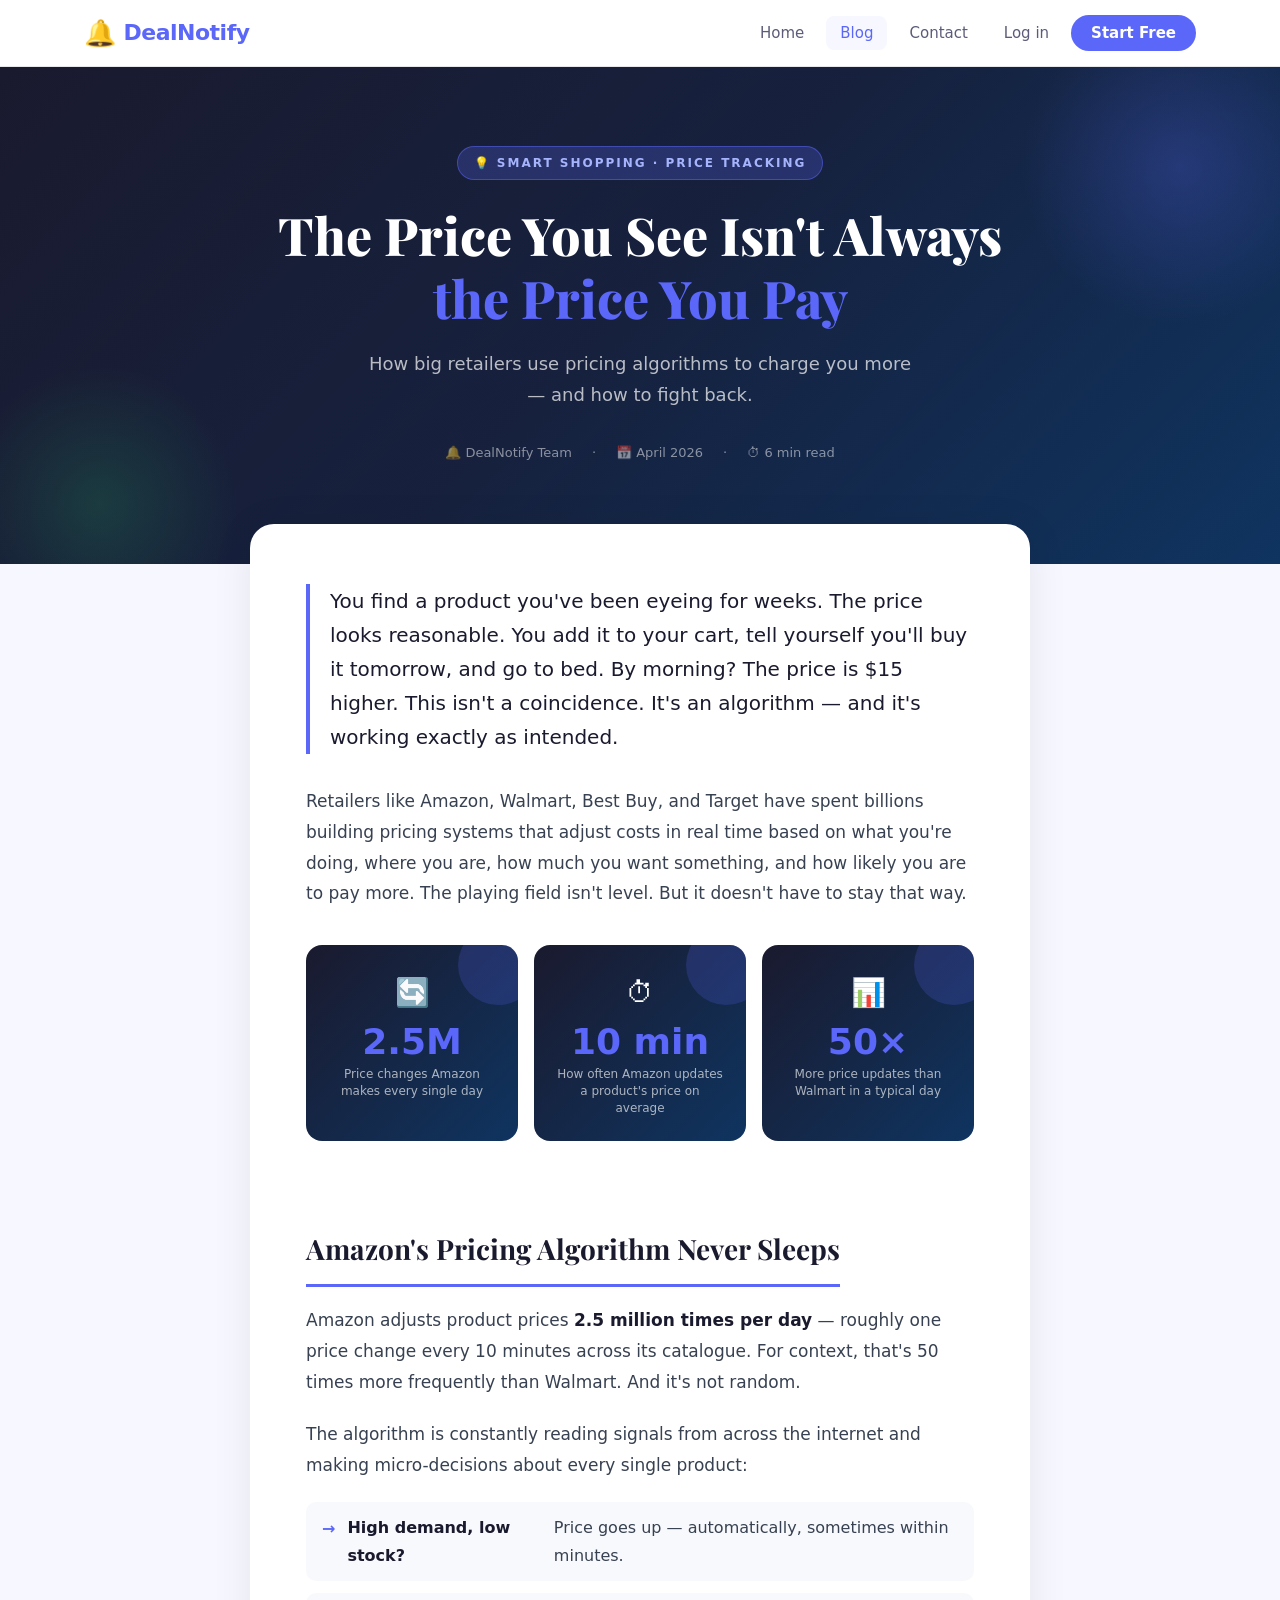
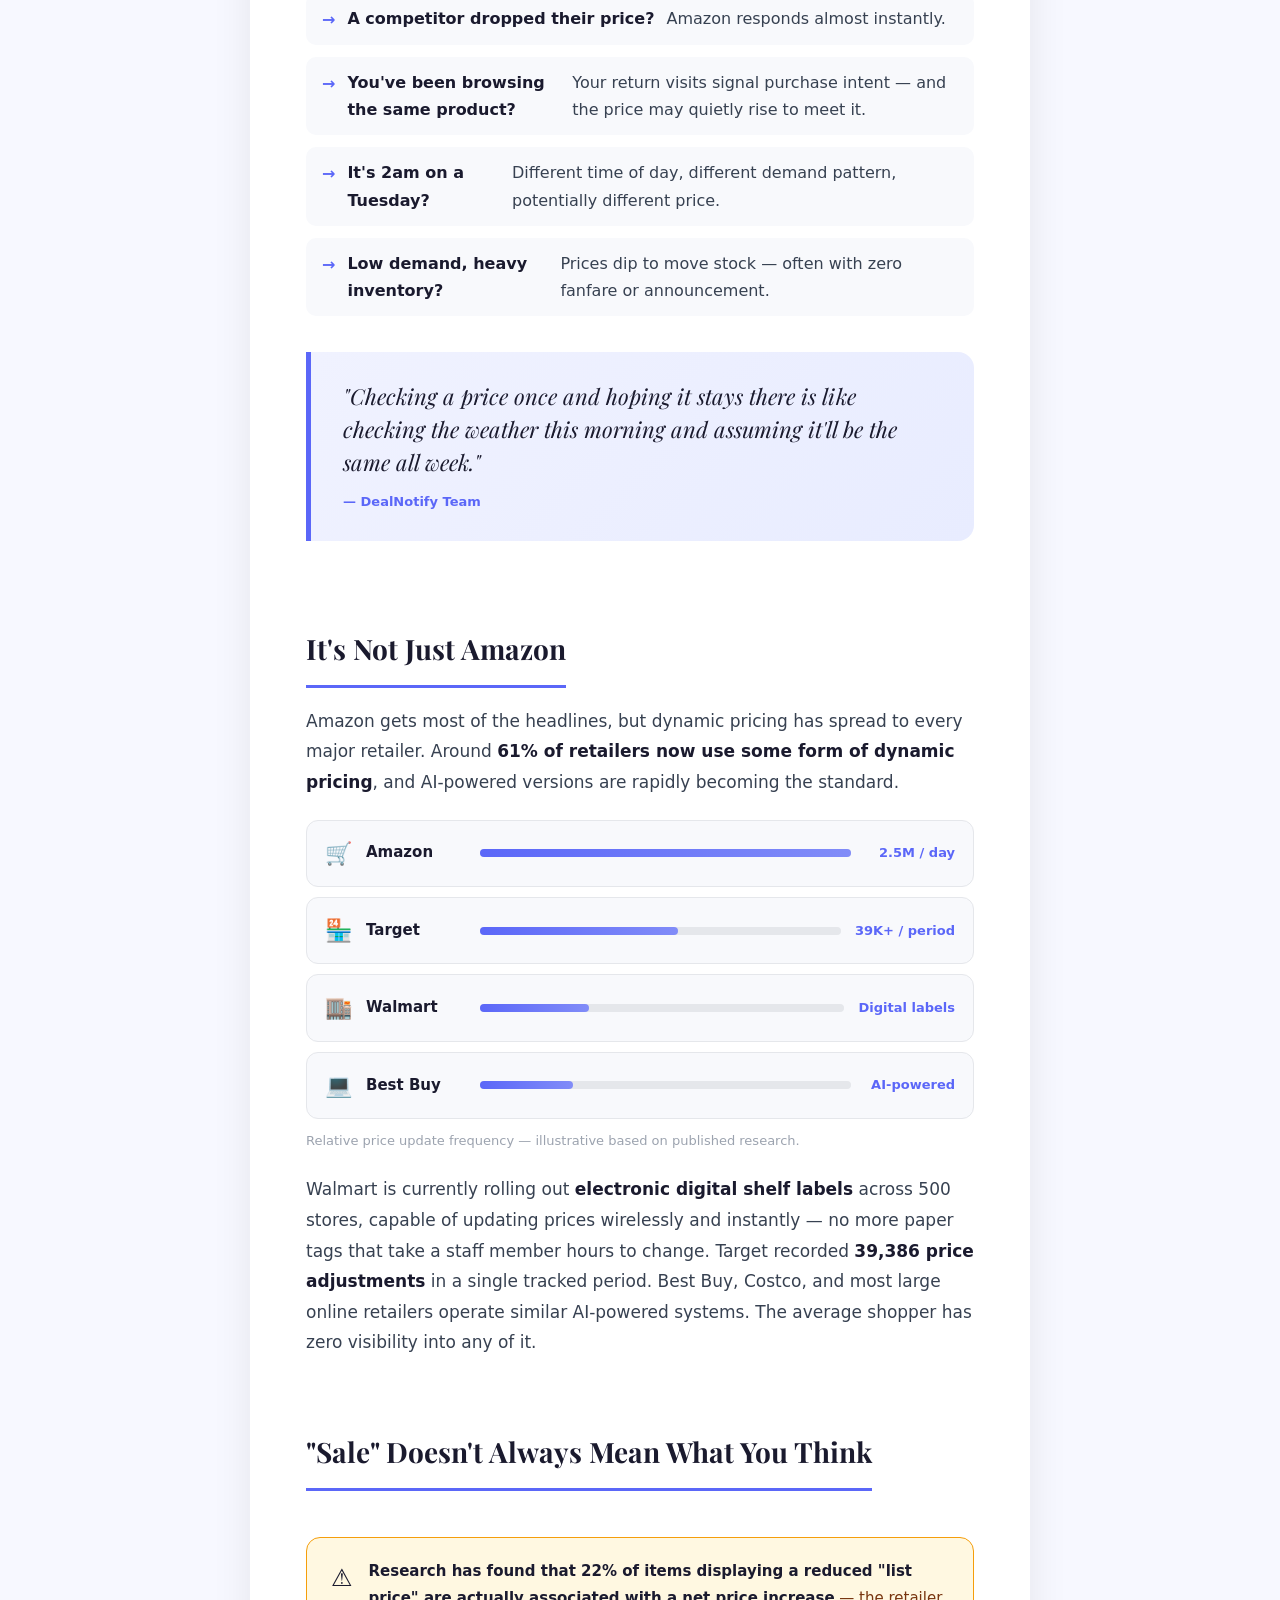
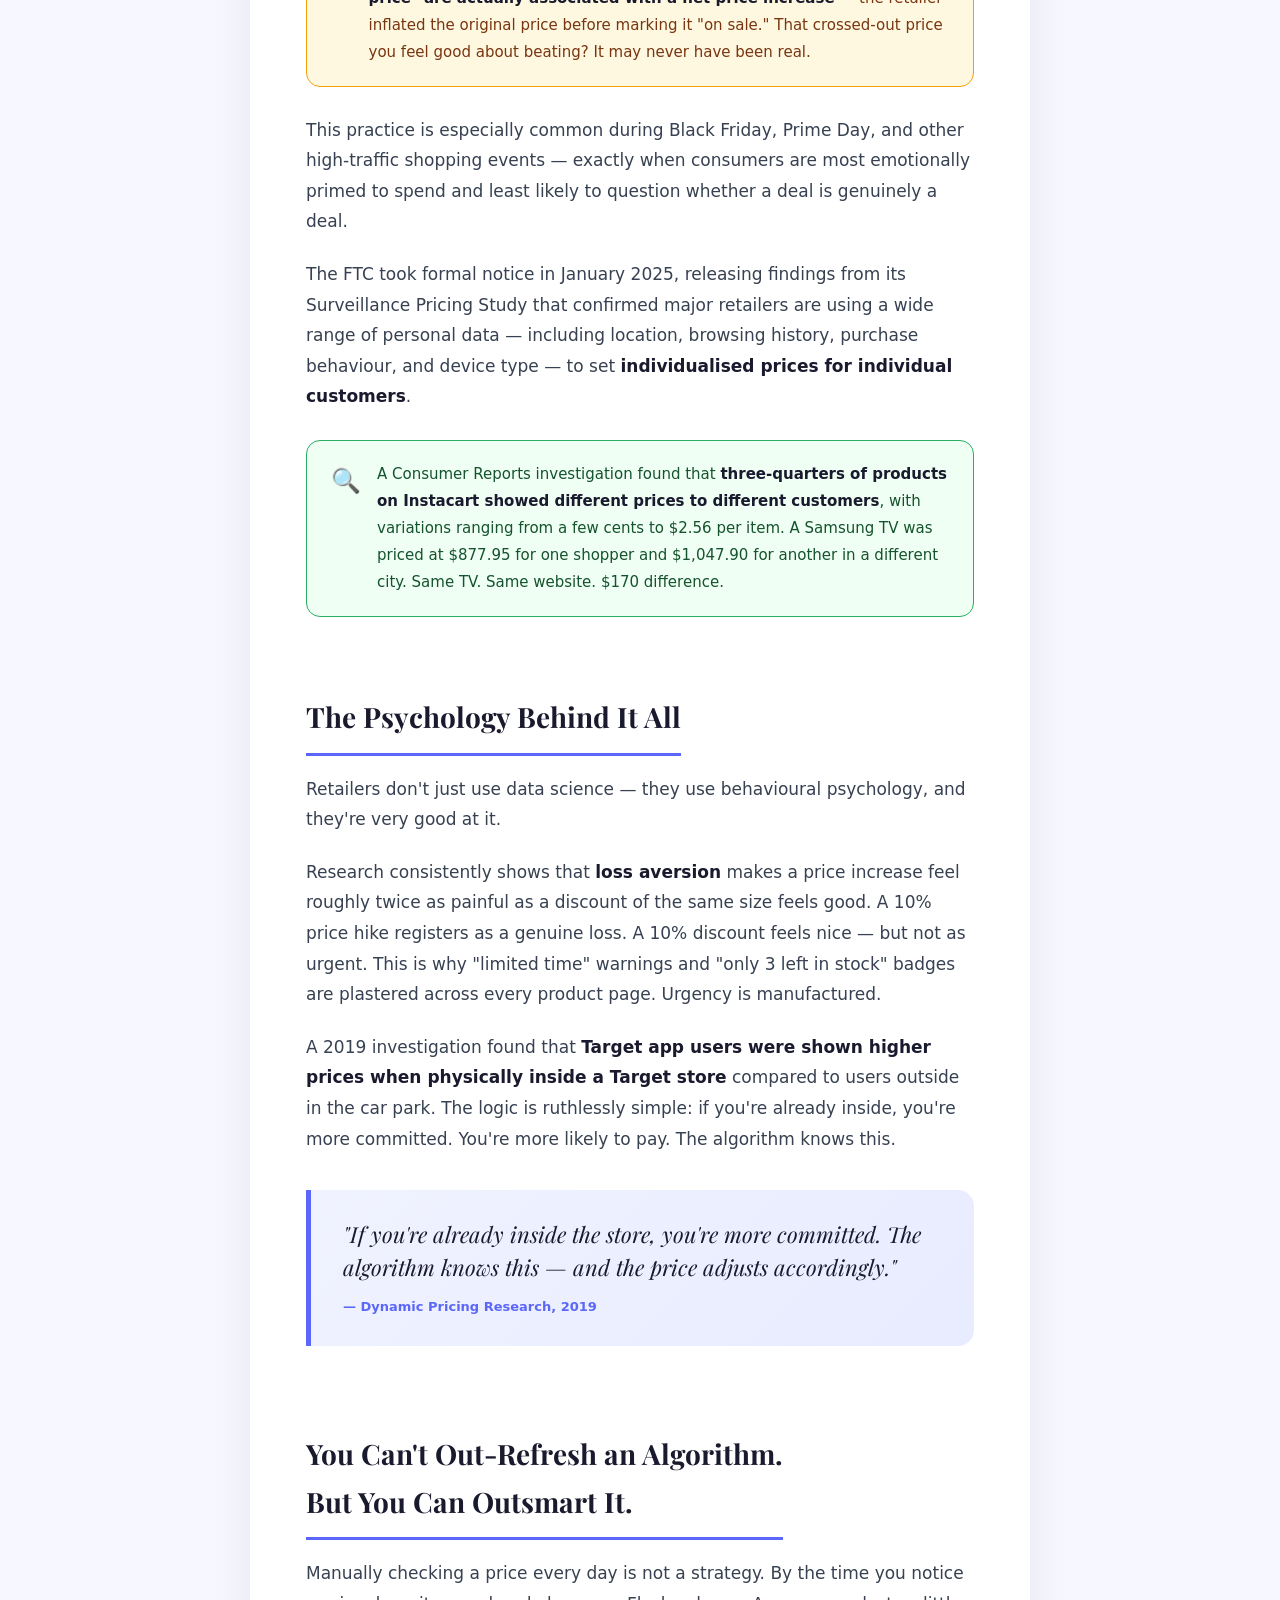
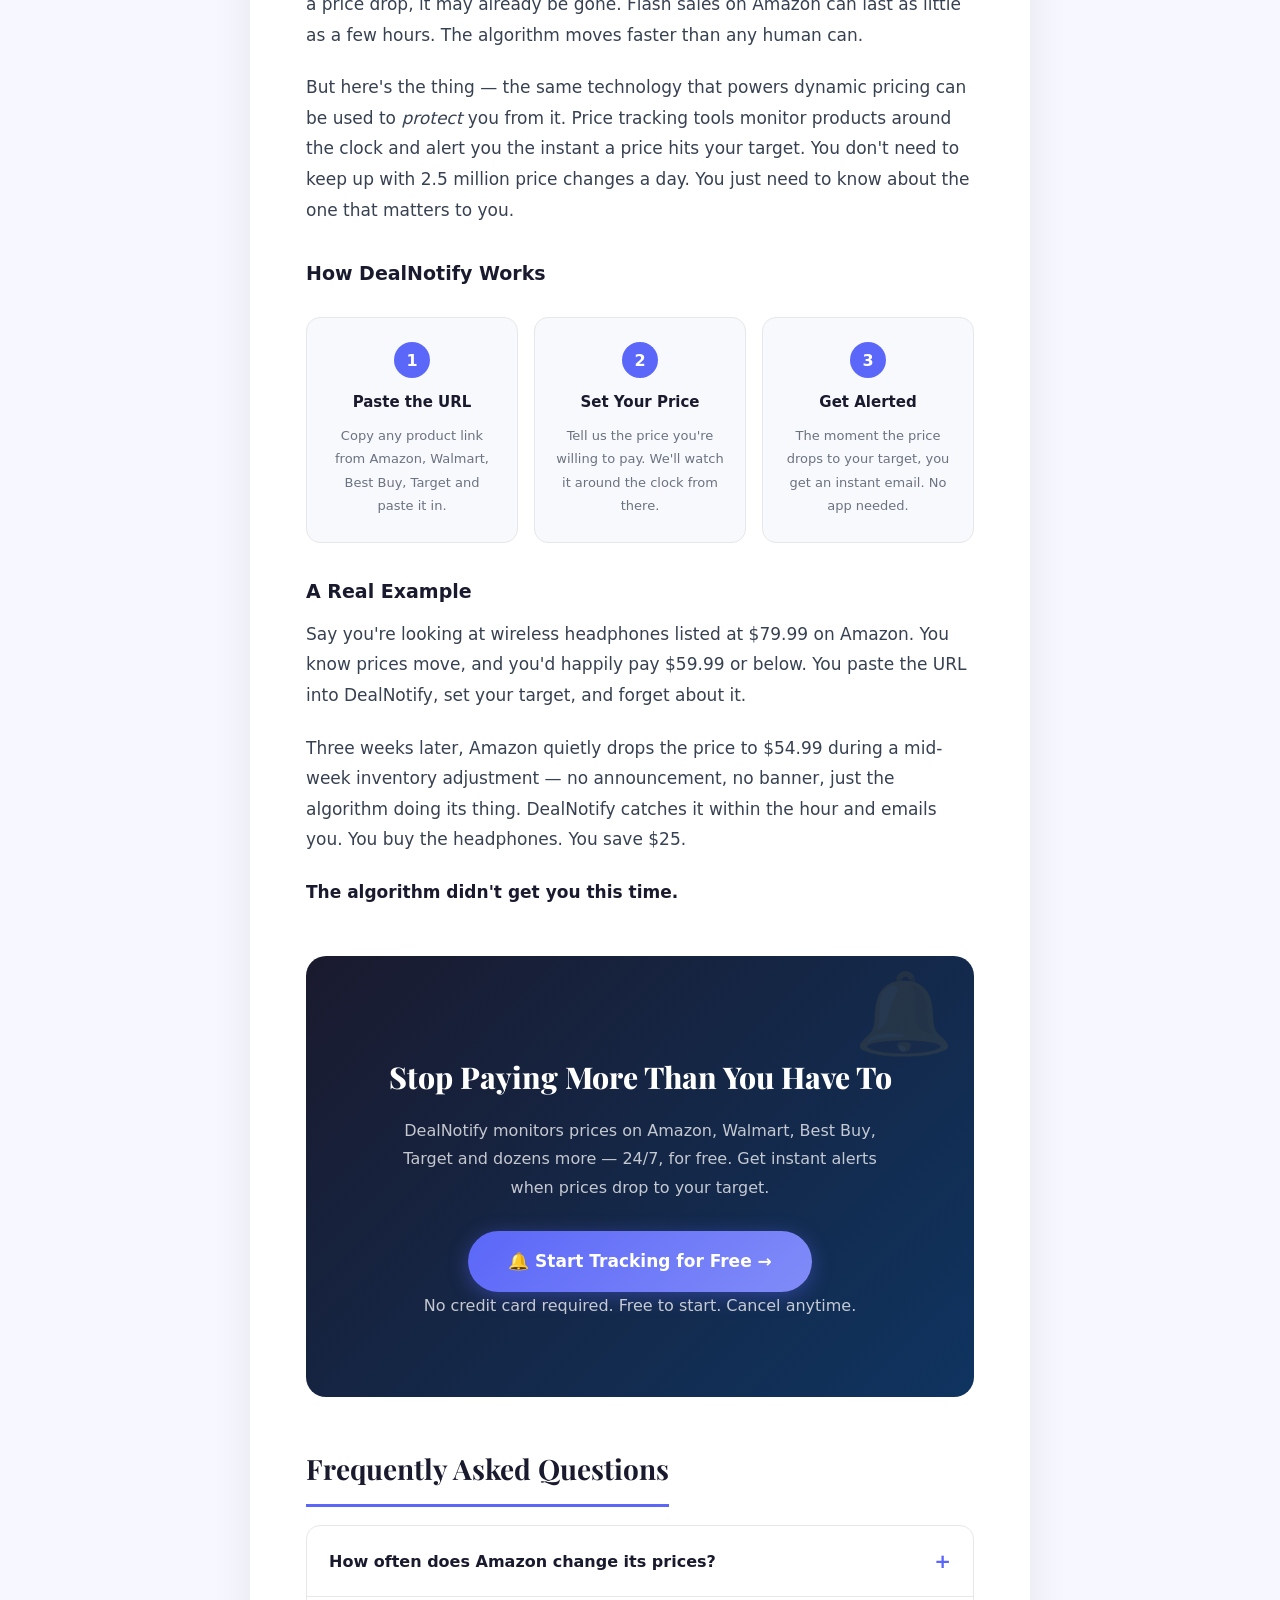
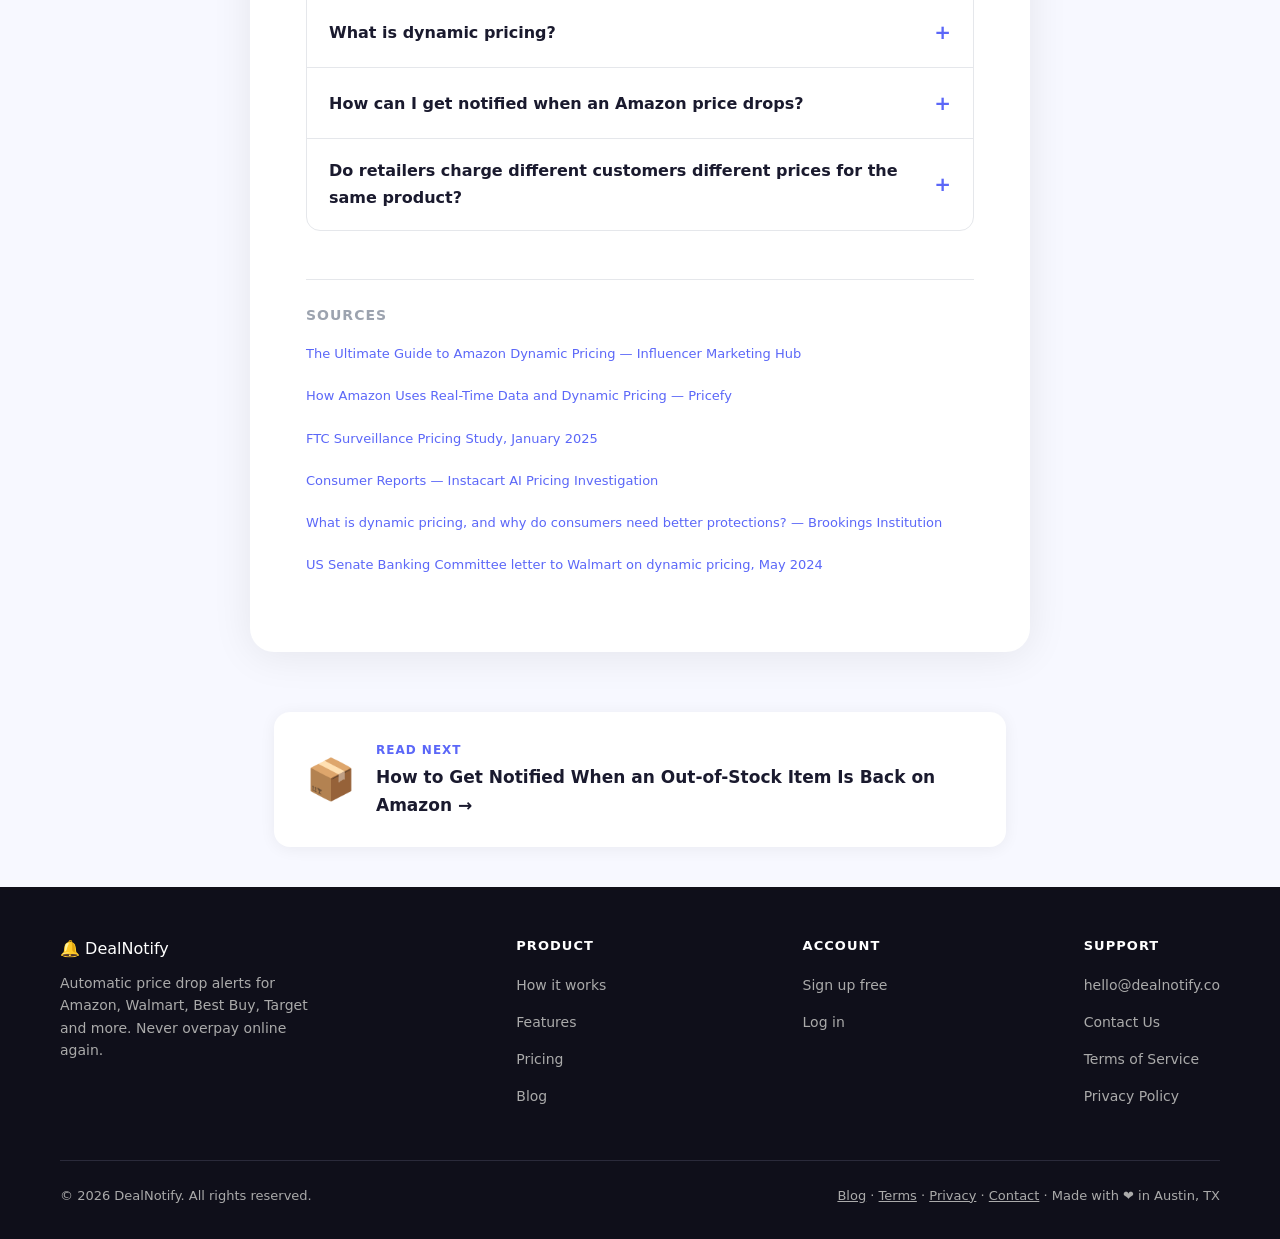
<file: blog-dynamic-pricing.html>
<!DOCTYPE html>
<html lang="en">
<head>
  <meta charset="UTF-8" />
  <meta name="viewport" content="width=device-width, initial-scale=1.0" />
  <!-- Google tag (gtag.js) -->
  <script async src="https://www.googletagmanager.com/gtag/js?id=G-QQ2L8EBBV8"></script>
  <script>
    window.dataLayer = window.dataLayer || [];
    function gtag(){dataLayer.push(arguments);}
    gtag('js', new Date());
    gtag('config', 'G-QQ2L8EBBV8');
  </script>
  <title>The Price You See Isn't Always the Price You Pay | DealNotify</title>
  <meta name="description" content="Amazon changes prices 2.5 million times a day. Retailers use powerful algorithms to charge you more. Here's how it works — and how DealNotify puts the power back in your hands." />
  <!-- Canonical URL — update to your actual published URL -->
  <link rel="canonical" href="https://www.dealnotify.co/blog/amazon-dynamic-pricing-algorithm" />

  <!-- Open Graph (Facebook, LinkedIn previews) -->
  <meta property="og:title" content="The Price You See Isn't Always the Price You Pay" />
  <meta property="og:description" content="How big retailers use pricing algorithms against you — and how to fight back." />
  <meta property="og:type" content="article" />
  <meta property="og:url" content="https://www.dealnotify.co/blog/amazon-dynamic-pricing-algorithm" />
  <meta property="og:image" content="https://www.dealnotify.co/og-blog-1.png" />
  <meta property="og:site_name" content="DealNotify" />
  <meta property="article:published_time" content="2026-04-04T00:00:00Z" />
  <meta property="article:author" content="DealNotify Team" />
  <meta property="article:section" content="Smart Shopping" />
  <meta property="article:tag" content="Amazon pricing" />
  <meta property="article:tag" content="dynamic pricing" />
  <meta property="article:tag" content="price tracking" />

  <!-- Twitter Card -->
  <meta name="twitter:card" content="summary_large_image" />
  <meta name="twitter:title" content="The Price You See Isn't Always the Price You Pay" />
  <meta name="twitter:description" content="Amazon changes prices 2.5 million times a day. Here's how retailers game you — and how to fight back." />
  <meta name="twitter:image" content="https://www.dealnotify.co/og-blog-1.png" />
  <meta name="twitter:site" content="@dealnotify" />

  <!-- Additional SEO meta -->
  <meta name="robots" content="index, follow" />
  <meta name="author" content="DealNotify Team" />
  <meta name="keywords" content="Amazon dynamic pricing, price tracking tool, Amazon price drop alerts, how Amazon changes prices, never overpay online, price monitoring, retailer pricing algorithms, surge pricing, dynamic pricing explained" />

  <!-- JSON-LD Structured Data (Article schema — helps Google show rich results) -->
  <script type="application/ld+json">
  {
    "@context": "https://schema.org",
    "@type": "Article",
    "headline": "The Price You See Isn't Always the Price You Pay",
    "description": "Amazon changes prices 2.5 million times a day. Retailers use powerful algorithms to charge you more. Here's how it works — and how DealNotify puts the power back in your hands.",
    "image": "https://www.dealnotify.co/og-blog-1.png",
    "author": {
      "@type": "Organization",
      "name": "DealNotify",
      "url": "https://www.dealnotify.co"
    },
    "publisher": {
      "@type": "Organization",
      "name": "DealNotify",
      "logo": {
        "@type": "ImageObject",
        "url": "https://www.dealnotify.co/favicon.ico"
      }
    },
    "datePublished": "2026-04-04",
    "dateModified": "2026-04-04",
    "mainEntityOfPage": {
      "@type": "WebPage",
      "@id": "https://www.dealnotify.co/blog/amazon-dynamic-pricing-algorithm"
    },
    "keywords": "Amazon dynamic pricing, price tracking, price drop alerts, retailer algorithms",
    "articleSection": "Smart Shopping",
    "wordCount": 1100
  }
  </script>

  <!-- FAQ Schema (helps Google show FAQ rich snippets in search results) -->
  <script type="application/ld+json">
  {
    "@context": "https://schema.org",
    "@type": "FAQPage",
    "mainEntity": [
      {
        "@type": "Question",
        "name": "How often does Amazon change its prices?",
        "acceptedAnswer": {
          "@type": "Answer",
          "text": "Amazon changes its product prices approximately 2.5 million times per day — roughly every 10 minutes per product on average. This is 50 times more frequently than Walmart."
        }
      },
      {
        "@type": "Question",
        "name": "What is dynamic pricing?",
        "acceptedAnswer": {
          "@type": "Answer",
          "text": "Dynamic pricing is a strategy where retailers automatically adjust prices in real time based on demand, stock levels, competitor pricing, time of day, and customer behaviour. Amazon pioneered it in e-commerce and most major retailers now use it."
        }
      },
      {
        "@type": "Question",
        "name": "How can I get notified when an Amazon price drops?",
        "acceptedAnswer": {
          "@type": "Answer",
          "text": "DealNotify lets you paste any product URL from Amazon, Walmart, Best Buy, Target, and more, set a target price, and receive an instant email alert the moment the price drops to your target. It's free to start."
        }
      },
      {
        "@type": "Question",
        "name": "Do retailers charge different customers different prices?",
        "acceptedAnswer": {
          "@type": "Answer",
          "text": "Yes. A Consumer Reports investigation found that three-quarters of products on Instacart showed different prices to different customers. The FTC's 2025 Surveillance Pricing Study confirmed that retailers use personal data including location, browsing history, and device type to set individualised prices."
        }
      }
    ]
  }
  </script>

  <link href="https://fonts.googleapis.com/css2?family=Inter:wght@400;500;600;700;800;900&family=Playfair+Display:wght@700;800&display=swap" rel="stylesheet" />
  <style>
    *, *::before, *::after { box-sizing: border-box; margin: 0; padding: 0; }

    body {
      font-family: 'Segoe UI', system-ui, -apple-system, sans-serif;
      background: #f7f8ff;
      color: #1a1a2e;
      line-height: 1.7;
      -webkit-font-smoothing: antialiased;
    }

    /* ── Hero ── */
    .hero {
      background: linear-gradient(135deg, #1a1a2e 0%, #16213e 50%, #0f3460 100%);
      color: #fff;
      padding: 80px 24px 100px;
      text-align: center;
      position: relative;
      overflow: hidden;
    }
    .hero::before {
      content: '';
      position: absolute;
      top: -60px; right: -60px;
      width: 320px; height: 320px;
      background: radial-gradient(circle, rgba(91,103,248,0.25) 0%, transparent 70%);
      border-radius: 50%;
    }
    .hero::after {
      content: '';
      position: absolute;
      bottom: -80px; left: -40px;
      width: 280px; height: 280px;
      background: radial-gradient(circle, rgba(39,174,96,0.2) 0%, transparent 70%);
      border-radius: 50%;
    }
    .hero-tag {
      display: inline-block;
      background: rgba(91,103,248,0.25);
      border: 1px solid rgba(91,103,248,0.5);
      color: #a5b4fc;
      font-size: 12px;
      font-weight: 700;
      letter-spacing: 2px;
      text-transform: uppercase;
      padding: 6px 16px;
      border-radius: 50px;
      margin-bottom: 24px;
    }
    .hero h1 {
      font-family: 'Playfair Display', serif;
      font-size: clamp(28px, 5vw, 52px);
      font-weight: 800;
      line-height: 1.2;
      max-width: 760px;
      margin: 0 auto 20px;
    }
    .hero h1 span { color: #5b67f8; }
    .hero-sub {
      font-size: 18px;
      color: rgba(255,255,255,0.7);
      max-width: 560px;
      margin: 0 auto 32px;
    }
    .hero-meta {
      display: flex;
      align-items: center;
      justify-content: center;
      gap: 20px;
      font-size: 13px;
      color: rgba(255,255,255,0.5);
    }
    .hero-meta span { display: flex; align-items: center; gap: 6px; }

    /* ── Layout ── */
    .container {
      max-width: 780px;
      margin: 0 auto;
      padding: 0 24px;
    }
    .article-body {
      background: #fff;
      border-radius: 24px;
      margin: -40px auto 60px;
      max-width: 780px;
      padding: 60px 56px;
      box-shadow: 0 4px 40px rgba(0,0,0,0.08);
      position: relative;
      z-index: 1;
    }

    /* ── Prose ── */
    .article-body p {
      font-size: 17px;
      color: #374151;
      margin-bottom: 22px;
      line-height: 1.8;
    }
    .article-body h2 {
      font-family: 'Playfair Display', serif;
      font-size: 28px;
      font-weight: 700;
      color: #1a1a2e;
      margin: 48px 0 18px;
      padding-bottom: 12px;
      border-bottom: 3px solid #5b67f8;
      display: inline-block;
    }
    .article-body h3 {
      font-size: 19px;
      font-weight: 700;
      color: #1a1a2e;
      margin: 32px 0 12px;
    }
    .article-body ul {
      margin: 0 0 22px 0;
      padding-left: 0;
      list-style: none;
    }
    .article-body ul li {
      display: flex;
      gap: 12px;
      align-items: flex-start;
      font-size: 16px;
      color: #374151;
      margin-bottom: 12px;
      padding: 12px 16px;
      background: #f8f9fc;
      border-radius: 10px;
    }
    .article-body ul li::before {
      content: '→';
      color: #5b67f8;
      font-weight: 700;
      flex-shrink: 0;
      margin-top: 1px;
    }
    strong { color: #1a1a2e; }

    /* ── Opening hook ── */
    .opening-hook {
      font-size: 20px !important;
      color: #1a1a2e !important;
      font-weight: 500;
      line-height: 1.7 !important;
      border-left: 4px solid #5b67f8;
      padding-left: 20px;
      margin-bottom: 32px !important;
    }

    /* ── Stat Cards ── */
    .stat-grid {
      display: grid;
      grid-template-columns: repeat(3, 1fr);
      gap: 16px;
      margin: 36px 0;
    }
    @media (max-width: 600px) { .stat-grid { grid-template-columns: 1fr; } }
    .stat-card {
      background: linear-gradient(135deg, #1a1a2e, #0f3460);
      border-radius: 16px;
      padding: 24px 20px;
      text-align: center;
      color: #fff;
      position: relative;
      overflow: hidden;
    }
    .stat-card::after {
      content: '';
      position: absolute;
      top: -20px; right: -20px;
      width: 80px; height: 80px;
      background: rgba(91,103,248,0.2);
      border-radius: 50%;
    }
    .stat-icon { font-size: 28px; margin-bottom: 8px; }
    .stat-number {
      font-size: 36px;
      font-weight: 900;
      color: #5b67f8;
      line-height: 1;
      margin-bottom: 6px;
    }
    .stat-label {
      font-size: 12px;
      color: rgba(255,255,255,0.65);
      line-height: 1.4;
    }

    /* ── Pull Quote ── */
    .pull-quote {
      background: linear-gradient(135deg, #f0f2ff, #e8ecff);
      border-left: 5px solid #5b67f8;
      border-radius: 0 16px 16px 0;
      padding: 28px 32px;
      margin: 36px 0;
    }
    .pull-quote p {
      font-family: 'Playfair Display', serif;
      font-size: 22px !important;
      font-style: italic;
      color: #1a1a2e !important;
      margin: 0 !important;
      line-height: 1.5 !important;
    }
    .pull-quote cite {
      display: block;
      font-size: 13px;
      color: #5b67f8;
      font-weight: 600;
      margin-top: 12px;
      font-style: normal;
    }

    /* ── Alert / Warning Box ── */
    .alert-box {
      background: #fff8e1;
      border: 1px solid #f59e0b;
      border-radius: 14px;
      padding: 20px 24px;
      margin: 28px 0;
      display: flex;
      gap: 16px;
      align-items: flex-start;
    }
    .alert-box .alert-icon { font-size: 24px; flex-shrink: 0; }
    .alert-box p {
      margin: 0 !important;
      font-size: 15px !important;
      color: #78350f !important;
    }

    /* ── Fact Box ── */
    .fact-box {
      background: #f0fff4;
      border: 1px solid #27ae60;
      border-radius: 14px;
      padding: 20px 24px;
      margin: 28px 0;
      display: flex;
      gap: 16px;
      align-items: flex-start;
    }
    .fact-box .fact-icon { font-size: 24px; flex-shrink: 0; }
    .fact-box p {
      margin: 0 !important;
      font-size: 15px !important;
      color: #14532d !important;
    }

    /* ── How It Works Section ── */
    .how-grid {
      display: grid;
      grid-template-columns: repeat(3, 1fr);
      gap: 16px;
      margin: 28px 0;
    }
    @media (max-width: 600px) { .how-grid { grid-template-columns: 1fr; } }
    .how-card {
      background: #f8f9fc;
      border-radius: 14px;
      padding: 24px 18px;
      text-align: center;
      border: 1px solid #e5e7eb;
      transition: box-shadow 0.2s;
    }
    .how-card:hover { box-shadow: 0 4px 20px rgba(91,103,248,0.15); }
    .how-card .step-num {
      width: 36px; height: 36px;
      background: #5b67f8;
      color: #fff;
      border-radius: 50%;
      display: flex; align-items: center; justify-content: center;
      font-weight: 800; font-size: 16px;
      margin: 0 auto 12px;
    }
    .how-card h4 { font-size: 15px; font-weight: 700; color: #1a1a2e; margin-bottom: 8px; }
    .how-card p { font-size: 13px !important; color: #6b7280 !important; margin: 0 !important; }

    /* ── Retailer comparison ── */
    .retailer-row {
      display: flex;
      align-items: center;
      gap: 14px;
      padding: 14px 18px;
      border-radius: 12px;
      background: #f8f9fc;
      margin-bottom: 10px;
      border: 1px solid #e5e7eb;
    }
    .retailer-icon { font-size: 22px; }
    .retailer-name { font-weight: 700; font-size: 15px; color: #1a1a2e; min-width: 100px; }
    .retailer-bar-wrap { flex: 1; background: #e5e7eb; border-radius: 50px; height: 8px; }
    .retailer-bar { height: 8px; border-radius: 50px; background: linear-gradient(90deg, #5b67f8, #818cf8); }
    .retailer-label { font-size: 13px; font-weight: 700; color: #5b67f8; min-width: 90px; text-align: right; }

    /* ── CTA ── */
    .cta-section {
      background: linear-gradient(135deg, #1a1a2e 0%, #0f3460 100%);
      border-radius: 20px;
      padding: 48px 40px;
      text-align: center;
      color: #fff;
      margin-top: 48px;
      position: relative;
      overflow: hidden;
    }
    .cta-section::before {
      content: '🔔';
      font-size: 80px;
      position: absolute;
      top: -10px; right: 20px;
      opacity: 0.08;
    }
    .cta-section h2 {
      font-family: 'Playfair Display', serif;
      font-size: 30px;
      font-weight: 800;
      margin-bottom: 14px;
      border: none !important;
      padding: 0 !important;
      display: block !important;
      color: #fff !important;
    }
    .cta-section p {
      color: rgba(255,255,255,0.75) !important;
      font-size: 16px !important;
      max-width: 480px;
      margin: 0 auto 28px !important;
    }
    .cta-btn {
      display: inline-block;
      background: linear-gradient(135deg, #5b67f8, #818cf8);
      color: #fff;
      text-decoration: none;
      padding: 16px 40px;
      border-radius: 50px;
      font-weight: 700;
      font-size: 17px;
      transition: transform 0.2s, box-shadow 0.2s;
      box-shadow: 0 4px 20px rgba(91,103,248,0.4);
    }
    .cta-btn:hover { transform: translateY(-2px); box-shadow: 0 8px 28px rgba(91,103,248,0.5); }
    .cta-sub { margin-top: 14px !important; font-size: 13px !important; color: rgba(255,255,255,0.45) !important; }

    /* ── Sources ── */
    .sources {
      margin-top: 48px;
      padding-top: 24px;
      border-top: 1px solid #e5e7eb;
    }
    .sources h4 { font-size: 14px; font-weight: 700; color: #9ca3af; text-transform: uppercase; letter-spacing: 1px; margin-bottom: 12px; }
    .sources ul { list-style: none; padding: 0; margin: 0; }
    .sources ul li { background: none !important; padding: 4px 0 !important; display: block !important; font-size: 13px; color: #6b7280; }
    .sources ul li a { color: #5b67f8; text-decoration: none; }
    .sources ul li a:hover { text-decoration: underline; }
    .sources ul li::before { display: none !important; }

    /* ── Footer ── */
    .blog-footer {
      text-align: center;
      padding: 40px 24px;
      font-size: 14px;
      color: #9ca3af;
    }
    .blog-footer a { color: #5b67f8; text-decoration: none; font-weight: 600; }

    @media (max-width: 768px) {
      .article-body { padding: 36px 28px; margin: -30px auto 40px; }
      .stat-grid { grid-template-columns: 1fr 1fr; }
      .how-grid { grid-template-columns: 1fr; }
    }
    @media (max-width: 480px) {
      .hero { padding: 60px 16px 80px; }
      .hero h1 { font-size: 26px; }
      .hero-sub { font-size: 15px; }
      .hero-meta { flex-wrap: wrap; gap: 8px; justify-content: center; }
      .article-body { padding: 24px 16px; margin: -20px auto 32px; border-radius: 16px; }
      .stat-grid { grid-template-columns: 1fr; }
      .pull-quote { padding: 20px 18px; }
      .pull-quote p { font-size: 18px !important; }
      .article-body h2 { font-size: 22px; }
      .retailer-name { min-width: 70px; font-size: 13px; }
      .retailer-label { min-width: 70px; font-size: 12px; }
    }
  </style>
</head>
<body>

<!-- Shared nav styles (matches index.html) -->
<style>
  :root {
    --primary: #5b67f8; --primary-dark: #4351d8;
    --text: #1a1a2e; --text-light: #5c5c7a;
    --bg-light: #f7f8ff; --white: #ffffff;
    --border: #e5e7eb; --radius-sm: 8px;
  }
  body { padding-top: 66px; font-family: 'Segoe UI', system-ui, -apple-system, sans-serif; -webkit-font-smoothing: antialiased; }
  .site-header {
    background: rgba(255,255,255,0.97);
    backdrop-filter: blur(10px);
    position: fixed; width: 100%; top: 0; z-index: 200;
    border-bottom: 1px solid var(--border);
  }
  .site-nav {
    max-width: 1160px; margin: 0 auto; padding: 0 24px;
    height: 66px; display: flex; justify-content: space-between; align-items: center;
  }
  .site-nav .logo {
    font-size: 22px; font-weight: 800; color: var(--primary);
    letter-spacing: -0.5px; text-decoration: none;
    display: flex; align-items: center; gap: 8px;
  }
  .site-nav .logo-icon { font-size: 26px; }
  .site-nav .nav-links { list-style: none; display: flex; gap: 8px; align-items: center; }
  .site-nav .nav-links a {
    color: var(--text-light); font-size: 15px; font-weight: 500;
    padding: 8px 14px; border-radius: var(--radius-sm);
    transition: color 0.2s, background 0.2s; text-decoration: none;
  }
  .site-nav .nav-links a:hover, .site-nav .nav-links a.active { color: var(--primary); background: var(--bg-light); }
  .site-nav .nav-cta {
    background: var(--primary) !important; color: var(--white) !important;
    padding: 9px 20px !important; border-radius: 50px !important; font-weight: 600 !important;
    transition: background 0.2s, transform 0.2s !important;
  }
  .site-nav .nav-cta:hover { background: var(--primary-dark) !important; transform: translateY(-1px); }
  .nav-hamburger {
    display: none; flex-direction: column; gap: 5px; cursor: pointer;
    padding: 7px; border-radius: 8px; background: var(--bg-light); border: 1px solid var(--border);
  }
  .nav-hamburger span { display: block; width: 22px; height: 2px; background: var(--primary); border-radius: 2px; transition: all 0.3s; }
  .nav-mobile-dropdown {
    display: none; flex-direction: column; background: white;
    border-top: 1px solid var(--border); padding: 8px 16px 16px;
    box-shadow: 0 8px 24px rgba(0,0,0,0.08);
  }
  .nav-mobile-dropdown.open { display: flex; }
  .nav-mobile-link {
    padding: 13px 12px; font-size: 16px; font-weight: 500;
    color: var(--text); text-decoration: none; border-radius: 10px; transition: background 0.2s;
  }
  .nav-mobile-link:hover { background: var(--bg-light); color: var(--primary); }
  .nav-mobile-cta {
    margin-top: 8px; background: var(--primary); color: white !important;
    text-align: center; padding: 14px !important; border-radius: 50px;
    font-weight: 700; font-size: 16px;
  }
  /* Footer */
  .site-footer { background: #0f0f1a; color: #aaa; padding: 48px 24px 32px; }
  .site-footer .footer-inner { max-width: 1160px; margin: 0 auto; }
  .site-footer .footer-top { display: flex; justify-content: space-between; align-items: flex-start; flex-wrap: wrap; gap: 32px; margin-bottom: 40px; }
  .site-footer .footer-brand .logo { color: #fff; text-decoration: none; }
  .site-footer .footer-brand p { font-size: 14px; margin-top: 10px; max-width: 260px; line-height: 1.6; }
  .site-footer .footer-links h4 { font-size: 13px; font-weight: 700; color: #fff; text-transform: uppercase; letter-spacing: 0.08em; margin-bottom: 14px; }
  .site-footer .footer-links ul { list-style: none; }
  .site-footer .footer-links ul li { margin-bottom: 10px; }
  .site-footer .footer-links ul li a { font-size: 14px; color: #aaa; transition: color 0.2s; text-decoration: none; }
  .site-footer .footer-links ul li a:hover { color: #fff; }
  .site-footer .footer-bottom { border-top: 1px solid #2a2a3a; padding-top: 24px; display: flex; justify-content: space-between; align-items: center; flex-wrap: wrap; gap: 12px; font-size: 13px; }
  @media (max-width: 768px) {
    .site-nav .nav-links { display: none; }
    .nav-hamburger { display: flex; }
    .site-footer .footer-top { flex-direction: column; }
    .site-footer .footer-bottom { flex-direction: column; text-align: center; }
  }
</style>

<!-- Nav -->
<header class="site-header">
  <nav class="site-nav">
    <a href="/" class="logo"><span class="logo-icon">🔔</span> DealNotify</a>
    <ul class="nav-links">
      <li><a href="/">Home</a></li>
      <li><a href="/blog" class="active">Blog</a></li>
      <li><a href="/contact.html">Contact</a></li>
      <li><a href="/dashboard">Log in</a></li>
      <li><a href="/" class="nav-cta">Start Free</a></li>
    </ul>
    <button class="nav-hamburger" onclick="toggleBlogNav()" aria-label="Menu">
      <span></span><span></span><span></span>
    </button>
  </nav>
  <div class="nav-mobile-dropdown" id="blogMobileNav">
    <a href="/" class="nav-mobile-link">Home</a>
    <a href="/blog" class="nav-mobile-link">Blog</a>
    <a href="/contact.html" class="nav-mobile-link">Contact</a>
    <a href="/dashboard" class="nav-mobile-link">Log in</a>
    <a href="/" class="nav-mobile-link nav-mobile-cta">Start Free →</a>
  </div>
</header>
<script>
  function toggleBlogNav() { document.getElementById('blogMobileNav').classList.toggle('open'); }
</script>

<!-- Hero -->
<div class="hero">
  <div class="hero-tag">💡 Smart Shopping · Price Tracking</div>
  <h1>The Price You See Isn't Always<br><span>the Price You Pay</span></h1>
  <p class="hero-sub">How big retailers use pricing algorithms to charge you more — and how to fight back.</p>
  <div class="hero-meta">
    <span>🔔 DealNotify Team</span>
    <span>·</span>
    <span>📅 April 2026</span>
    <span>·</span>
    <span>⏱ 6 min read</span>
  </div>
</div>

<!-- Article -->
<div class="article-body container">

  <p class="opening-hook">You find a product you've been eyeing for weeks. The price looks reasonable. You add it to your cart, tell yourself you'll buy it tomorrow, and go to bed. By morning? The price is $15 higher. This isn't a coincidence. It's an algorithm — and it's working exactly as intended.</p>

  <p>Retailers like Amazon, Walmart, Best Buy, and Target have spent billions building pricing systems that adjust costs in real time based on what you're doing, where you are, how much you want something, and how likely you are to pay more. The playing field isn't level. But it doesn't have to stay that way.</p>

  <!-- Stat Grid -->
  <div class="stat-grid">
    <div class="stat-card">
      <div class="stat-icon">🔄</div>
      <div class="stat-number">2.5M</div>
      <div class="stat-label">Price changes Amazon makes every single day</div>
    </div>
    <div class="stat-card">
      <div class="stat-icon">⏱</div>
      <div class="stat-number">10 min</div>
      <div class="stat-label">How often Amazon updates a product's price on average</div>
    </div>
    <div class="stat-card">
      <div class="stat-icon">📊</div>
      <div class="stat-number">50×</div>
      <div class="stat-label">More price updates than Walmart in a typical day</div>
    </div>
  </div>

  <h2>Amazon's Pricing Algorithm Never Sleeps</h2>

  <p>Amazon adjusts product prices <strong>2.5 million times per day</strong> — roughly one price change every 10 minutes across its catalogue. For context, that's 50 times more frequently than Walmart. And it's not random.</p>

  <p>The algorithm is constantly reading signals from across the internet and making micro-decisions about every single product:</p>

  <ul>
    <li><strong>High demand, low stock?</strong> Price goes up — automatically, sometimes within minutes.</li>
    <li><strong>A competitor dropped their price?</strong> Amazon responds almost instantly.</li>
    <li><strong>You've been browsing the same product?</strong> Your return visits signal purchase intent — and the price may quietly rise to meet it.</li>
    <li><strong>It's 2am on a Tuesday?</strong> Different time of day, different demand pattern, potentially different price.</li>
    <li><strong>Low demand, heavy inventory?</strong> Prices dip to move stock — often with zero fanfare or announcement.</li>
  </ul>

  <div class="pull-quote">
    <p>"Checking a price once and hoping it stays there is like checking the weather this morning and assuming it'll be the same all week."</p>
    <cite>— DealNotify Team</cite>
  </div>

  <h2>It's Not Just Amazon</h2>

  <p>Amazon gets most of the headlines, but dynamic pricing has spread to every major retailer. Around <strong>61% of retailers now use some form of dynamic pricing</strong>, and AI-powered versions are rapidly becoming the standard.</p>

  <!-- Retailer comparison bars -->
  <div class="retailer-row">
    <span class="retailer-icon">🛒</span>
    <span class="retailer-name">Amazon</span>
    <div class="retailer-bar-wrap"><div class="retailer-bar" style="width:100%"></div></div>
    <span class="retailer-label">2.5M / day</span>
  </div>
  <div class="retailer-row">
    <span class="retailer-icon">🏪</span>
    <span class="retailer-name">Target</span>
    <div class="retailer-bar-wrap"><div class="retailer-bar" style="width:55%"></div></div>
    <span class="retailer-label">39K+ / period</span>
  </div>
  <div class="retailer-row">
    <span class="retailer-icon">🏬</span>
    <span class="retailer-name">Walmart</span>
    <div class="retailer-bar-wrap"><div class="retailer-bar" style="width:30%"></div></div>
    <span class="retailer-label">Digital labels</span>
  </div>
  <div class="retailer-row">
    <span class="retailer-icon">💻</span>
    <span class="retailer-name">Best Buy</span>
    <div class="retailer-bar-wrap"><div class="retailer-bar" style="width:25%"></div></div>
    <span class="retailer-label">AI-powered</span>
  </div>

  <p style="font-size:13px; color:#9ca3af; margin-top: 8px;">Relative price update frequency — illustrative based on published research.</p>

  <p>Walmart is currently rolling out <strong>electronic digital shelf labels</strong> across 500 stores, capable of updating prices wirelessly and instantly — no more paper tags that take a staff member hours to change. Target recorded <strong>39,386 price adjustments</strong> in a single tracked period. Best Buy, Costco, and most large online retailers operate similar AI-powered systems. The average shopper has zero visibility into any of it.</p>

  <h2>"Sale" Doesn't Always Mean What You Think</h2>

  <div class="alert-box">
    <span class="alert-icon">⚠️</span>
    <p><strong>Research has found that 22% of items displaying a reduced "list price" are actually associated with a net price increase</strong> — the retailer inflated the original price before marking it "on sale." That crossed-out price you feel good about beating? It may never have been real.</p>
  </div>

  <p>This practice is especially common during Black Friday, Prime Day, and other high-traffic shopping events — exactly when consumers are most emotionally primed to spend and least likely to question whether a deal is genuinely a deal.</p>

  <p>The FTC took formal notice in January 2025, releasing findings from its Surveillance Pricing Study that confirmed major retailers are using a wide range of personal data — including location, browsing history, purchase behaviour, and device type — to set <strong>individualised prices for individual customers</strong>.</p>

  <div class="fact-box">
    <span class="fact-icon">🔍</span>
    <p>A Consumer Reports investigation found that <strong>three-quarters of products on Instacart showed different prices to different customers</strong>, with variations ranging from a few cents to $2.56 per item. A Samsung TV was priced at $877.95 for one shopper and $1,047.90 for another in a different city. Same TV. Same website. $170 difference.</p>
  </div>

  <h2>The Psychology Behind It All</h2>

  <p>Retailers don't just use data science — they use behavioural psychology, and they're very good at it.</p>

  <p>Research consistently shows that <strong>loss aversion</strong> makes a price increase feel roughly twice as painful as a discount of the same size feels good. A 10% price hike registers as a genuine loss. A 10% discount feels nice — but not as urgent. This is why "limited time" warnings and "only 3 left in stock" badges are plastered across every product page. Urgency is manufactured.</p>

  <p>A 2019 investigation found that <strong>Target app users were shown higher prices when physically inside a Target store</strong> compared to users outside in the car park. The logic is ruthlessly simple: if you're already inside, you're more committed. You're more likely to pay. The algorithm knows this.</p>

  <div class="pull-quote">
    <p>"If you're already inside the store, you're more committed. The algorithm knows this — and the price adjusts accordingly."</p>
    <cite>— Dynamic Pricing Research, 2019</cite>
  </div>

  <h2>You Can't Out-Refresh an Algorithm.<br>But You Can Outsmart It.</h2>

  <p>Manually checking a price every day is not a strategy. By the time you notice a price drop, it may already be gone. Flash sales on Amazon can last as little as a few hours. The algorithm moves faster than any human can.</p>

  <p>But here's the thing — the same technology that powers dynamic pricing can be used to <em>protect</em> you from it. Price tracking tools monitor products around the clock and alert you the instant a price hits your target. You don't need to keep up with 2.5 million price changes a day. You just need to know about the one that matters to you.</p>

  <h3>How DealNotify Works</h3>

  <div class="how-grid">
    <div class="how-card">
      <div class="step-num">1</div>
      <h4>Paste the URL</h4>
      <p>Copy any product link from Amazon, Walmart, Best Buy, Target and paste it in.</p>
    </div>
    <div class="how-card">
      <div class="step-num">2</div>
      <h4>Set Your Price</h4>
      <p>Tell us the price you're willing to pay. We'll watch it around the clock from there.</p>
    </div>
    <div class="how-card">
      <div class="step-num">3</div>
      <h4>Get Alerted</h4>
      <p>The moment the price drops to your target, you get an instant email. No app needed.</p>
    </div>
  </div>

  <h3>A Real Example</h3>

  <p>Say you're looking at wireless headphones listed at $79.99 on Amazon. You know prices move, and you'd happily pay $59.99 or below. You paste the URL into DealNotify, set your target, and forget about it.</p>

  <p>Three weeks later, Amazon quietly drops the price to $54.99 during a mid-week inventory adjustment — no announcement, no banner, just the algorithm doing its thing. DealNotify catches it within the hour and emails you. You buy the headphones. You save $25.</p>

  <p><strong>The algorithm didn't get you this time.</strong></p>

  <!-- CTA -->
  <div class="cta-section">
    <h2>Stop Paying More Than You Have To</h2>
    <p>DealNotify monitors prices on Amazon, Walmart, Best Buy, Target and dozens more — 24/7, for free. Get instant alerts when prices drop to your target.</p>
    <a href="https://www.dealnotify.co" class="cta-btn">🔔 Start Tracking for Free →</a>
    <p class="cta-sub">No credit card required. Free to start. Cancel anytime.</p>
  </div>

  <!-- FAQ Section -->
  <h2>Frequently Asked Questions</h2>

  <div style="border:1px solid #e5e7eb; border-radius:14px; overflow:hidden; margin-bottom:28px;">

    <details style="padding:18px 22px; border-bottom:1px solid #e5e7eb; cursor:pointer;">
      <summary style="font-weight:700; font-size:16px; color:#1a1a2e; list-style:none; display:flex; justify-content:space-between; align-items:center;">
        How often does Amazon change its prices?
        <span style="color:#5b67f8; font-size:20px; flex-shrink:0; margin-left:12px;">+</span>
      </summary>
      <p style="margin-top:12px; font-size:15px; color:#374151;">Amazon changes product prices approximately <strong>2.5 million times per day</strong> — roughly every 10 minutes per product on average. That's 50 times more frequently than Walmart.</p>
    </details>

    <details style="padding:18px 22px; border-bottom:1px solid #e5e7eb; cursor:pointer;">
      <summary style="font-weight:700; font-size:16px; color:#1a1a2e; list-style:none; display:flex; justify-content:space-between; align-items:center;">
        What is dynamic pricing?
        <span style="color:#5b67f8; font-size:20px; flex-shrink:0; margin-left:12px;">+</span>
      </summary>
      <p style="margin-top:12px; font-size:15px; color:#374151;">Dynamic pricing is a strategy where retailers automatically adjust prices in real time based on demand, stock levels, competitor pricing, time of day, and customer behaviour. Amazon pioneered it in e-commerce and today around 61% of major retailers use some form of it.</p>
    </details>

    <details style="padding:18px 22px; border-bottom:1px solid #e5e7eb; cursor:pointer;">
      <summary style="font-weight:700; font-size:16px; color:#1a1a2e; list-style:none; display:flex; justify-content:space-between; align-items:center;">
        How can I get notified when an Amazon price drops?
        <span style="color:#5b67f8; font-size:20px; flex-shrink:0; margin-left:12px;">+</span>
      </summary>
      <p style="margin-top:12px; font-size:15px; color:#374151;"><a href="https://www.dealnotify.co" style="color:#5b67f8; font-weight:600;">DealNotify</a> lets you paste any product URL from Amazon, Walmart, Best Buy, or Target, set a target price, and receive an instant email alert the moment the price drops. It's completely free to start — no credit card needed.</p>
    </details>

    <details style="padding:18px 22px; cursor:pointer;">
      <summary style="font-weight:700; font-size:16px; color:#1a1a2e; list-style:none; display:flex; justify-content:space-between; align-items:center;">
        Do retailers charge different customers different prices for the same product?
        <span style="color:#5b67f8; font-size:20px; flex-shrink:0; margin-left:12px;">+</span>
      </summary>
      <p style="margin-top:12px; font-size:15px; color:#374151;">Yes — and it's more common than most people realise. A Consumer Reports investigation found that <strong>three-quarters of products on Instacart showed different prices to different customers</strong>. The FTC's 2025 Surveillance Pricing Study confirmed that retailers use personal data including location, browsing history, and device type to set individualised prices.</p>
    </details>

  </div>

  <!-- Sources -->
  <div class="sources">
    <h4>Sources</h4>
    <ul>
      <li><a href="https://influencermarketinghub.com/amazon-dynamic-pricing/" target="_blank">The Ultimate Guide to Amazon Dynamic Pricing — Influencer Marketing Hub</a></li>
      <li><a href="https://www.pricefy.io/articles/amazon-real-time-data-dynamic-pricing" target="_blank">How Amazon Uses Real-Time Data and Dynamic Pricing — Pricefy</a></li>
      <li><a href="https://www.ftc.gov/news-events/news/press-releases/2025/01/ftc-surveillance-pricing-study-indicates-wide-range-personal-data-used-set-individualized-consumer" target="_blank">FTC Surveillance Pricing Study, January 2025</a></li>
      <li><a href="https://www.consumerreports.org/money/questionable-business-practices/instacart-ai-pricing-experiment-inflating-grocery-bills-a1142182490/" target="_blank">Consumer Reports — Instacart AI Pricing Investigation</a></li>
      <li><a href="https://www.brookings.edu/articles/what-is-dynamic-pricing-and-why-do-consumers-need-better-protections/" target="_blank">What is dynamic pricing, and why do consumers need better protections? — Brookings Institution</a></li>
      <li><a href="https://www.banking.senate.gov/imo/media/doc/walmart_dynamic_pricing_letter.pdf" target="_blank">US Senate Banking Committee letter to Walmart on dynamic pricing, May 2024</a></li>
    </ul>
  </div>

</div>

<!-- Read Next -->
<div style="max-width:780px; margin:0 auto 40px; padding:0 24px;">
  <div style="background:#fff; border-radius:16px; padding:28px 32px; box-shadow:0 2px 16px rgba(0,0,0,0.06); display:flex; align-items:center; gap:20px;">
    <span style="font-size:40px; flex-shrink:0;">📦</span>
    <div style="flex:1;">
      <p style="font-size:12px; font-weight:700; color:#5b67f8; text-transform:uppercase; letter-spacing:1px; margin-bottom:4px;">Read Next</p>
      <a href="/blog/restock-alerts-back-in-stock-notifications" style="font-size:17px; font-weight:700; color:#1a1a2e; text-decoration:none; line-height:1.3;">How to Get Notified When an Out-of-Stock Item Is Back on Amazon →</a>
    </div>
  </div>
</div>

<footer class="site-footer">
  <div class="footer-inner">
    <div class="footer-top">
      <div class="footer-brand">
        <div class="logo"><span class="logo-icon">🔔</span> DealNotify</div>
        <p>Automatic price drop alerts for Amazon, Walmart, Best Buy, Target and more. Never overpay online again.</p>
      </div>
      <div class="footer-links">
        <h4>Product</h4>
        <ul>
          <li><a href="/#how-it-works">How it works</a></li>
          <li><a href="/#features">Features</a></li>
          <li><a href="/#pricing">Pricing</a></li>
          <li><a href="/blog">Blog</a></li>
        </ul>
      </div>
      <div class="footer-links">
        <h4>Account</h4>
        <ul>
          <li><a href="/">Sign up free</a></li>
          <li><a href="/dashboard">Log in</a></li>
        </ul>
      </div>
      <div class="footer-links">
        <h4>Support</h4>
        <ul>
          <li><a href="mailto:hello@dealnotify.co">hello@dealnotify.co</a></li>
          <li><a href="/contact.html">Contact Us</a></li>
          <li><a href="/terms.html">Terms of Service</a></li>
          <li><a href="/privacy.html">Privacy Policy</a></li>
        </ul>
      </div>
    </div>
    <div class="footer-bottom">
      <span>© 2026 DealNotify. All rights reserved.</span>
      <span><a href="/blog" style="color:#aaa;">Blog</a> · <a href="/terms.html" style="color:#aaa;">Terms</a> · <a href="/privacy.html" style="color:#aaa;">Privacy</a> · <a href="/contact.html" style="color:#aaa;">Contact</a> · Made with ❤️ in Austin, TX</span>
    </div>
  </div>
</footer>

</body>
</html>
</file>
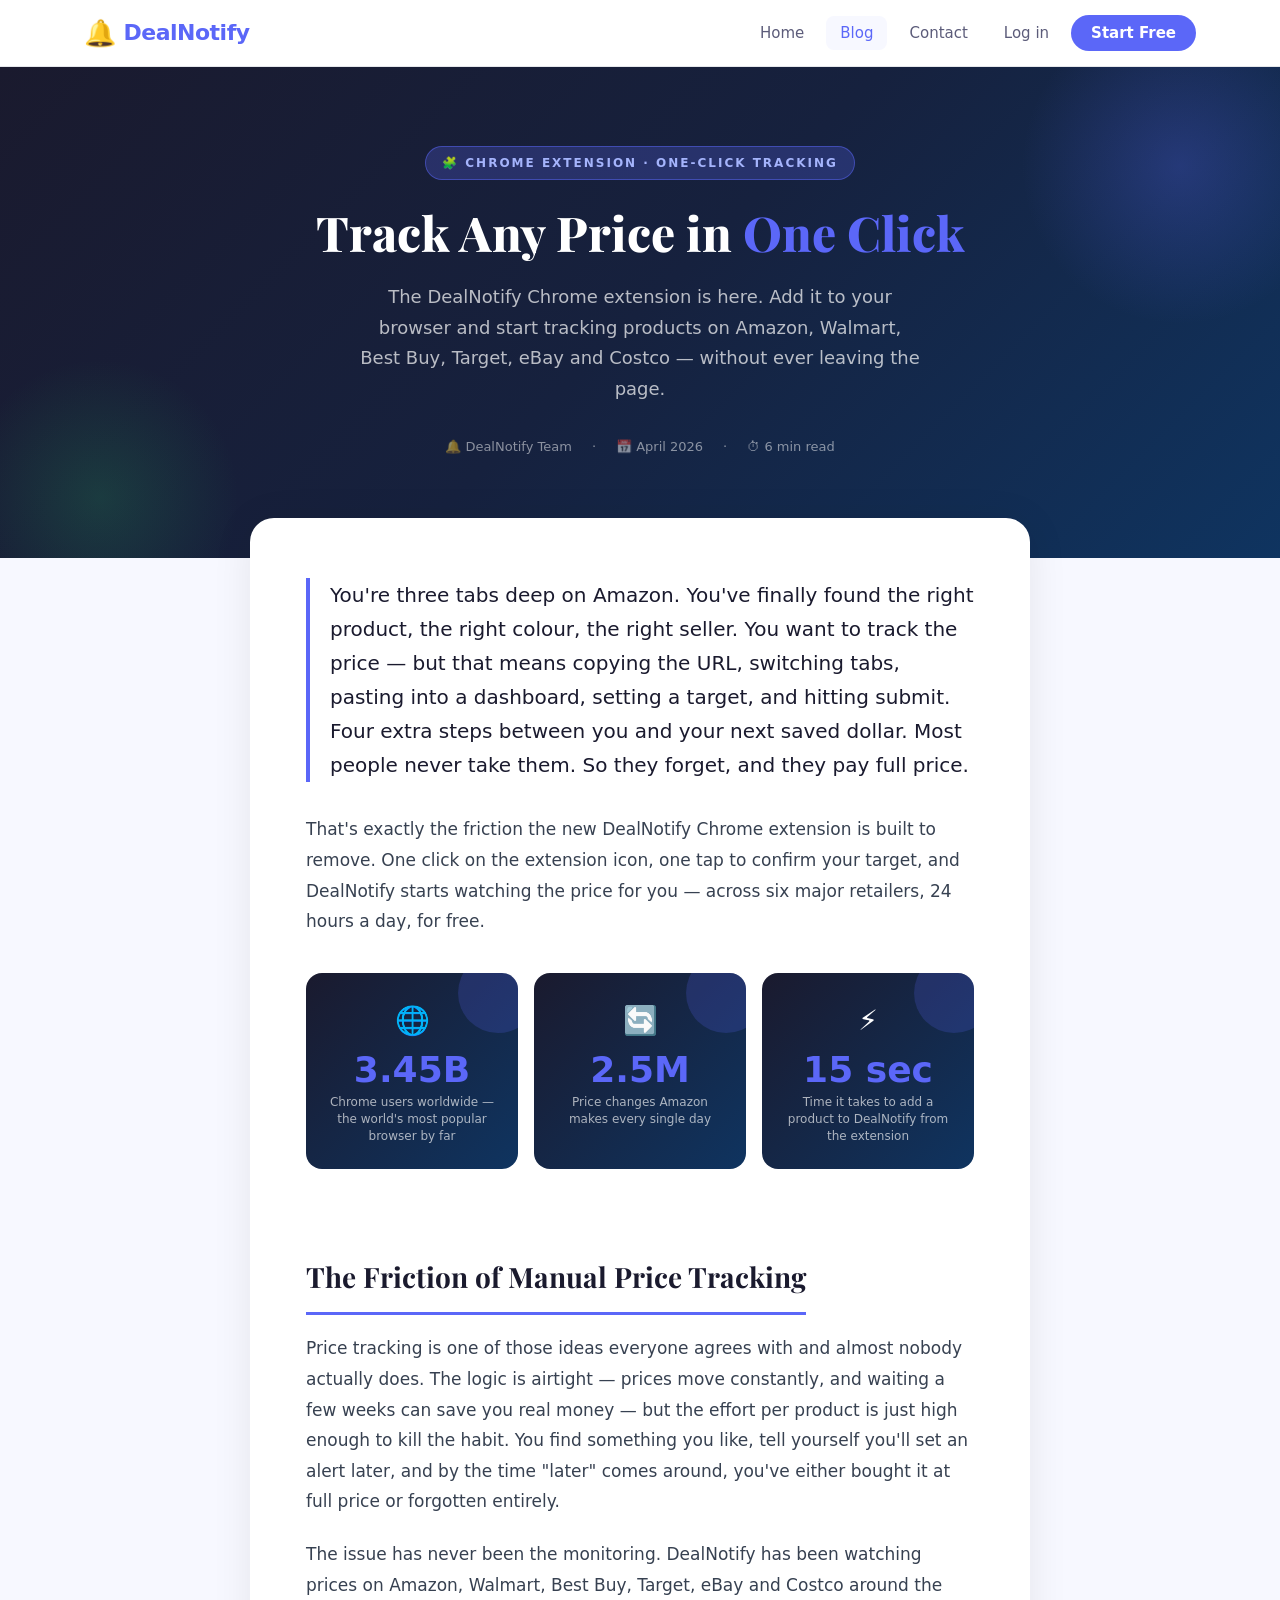
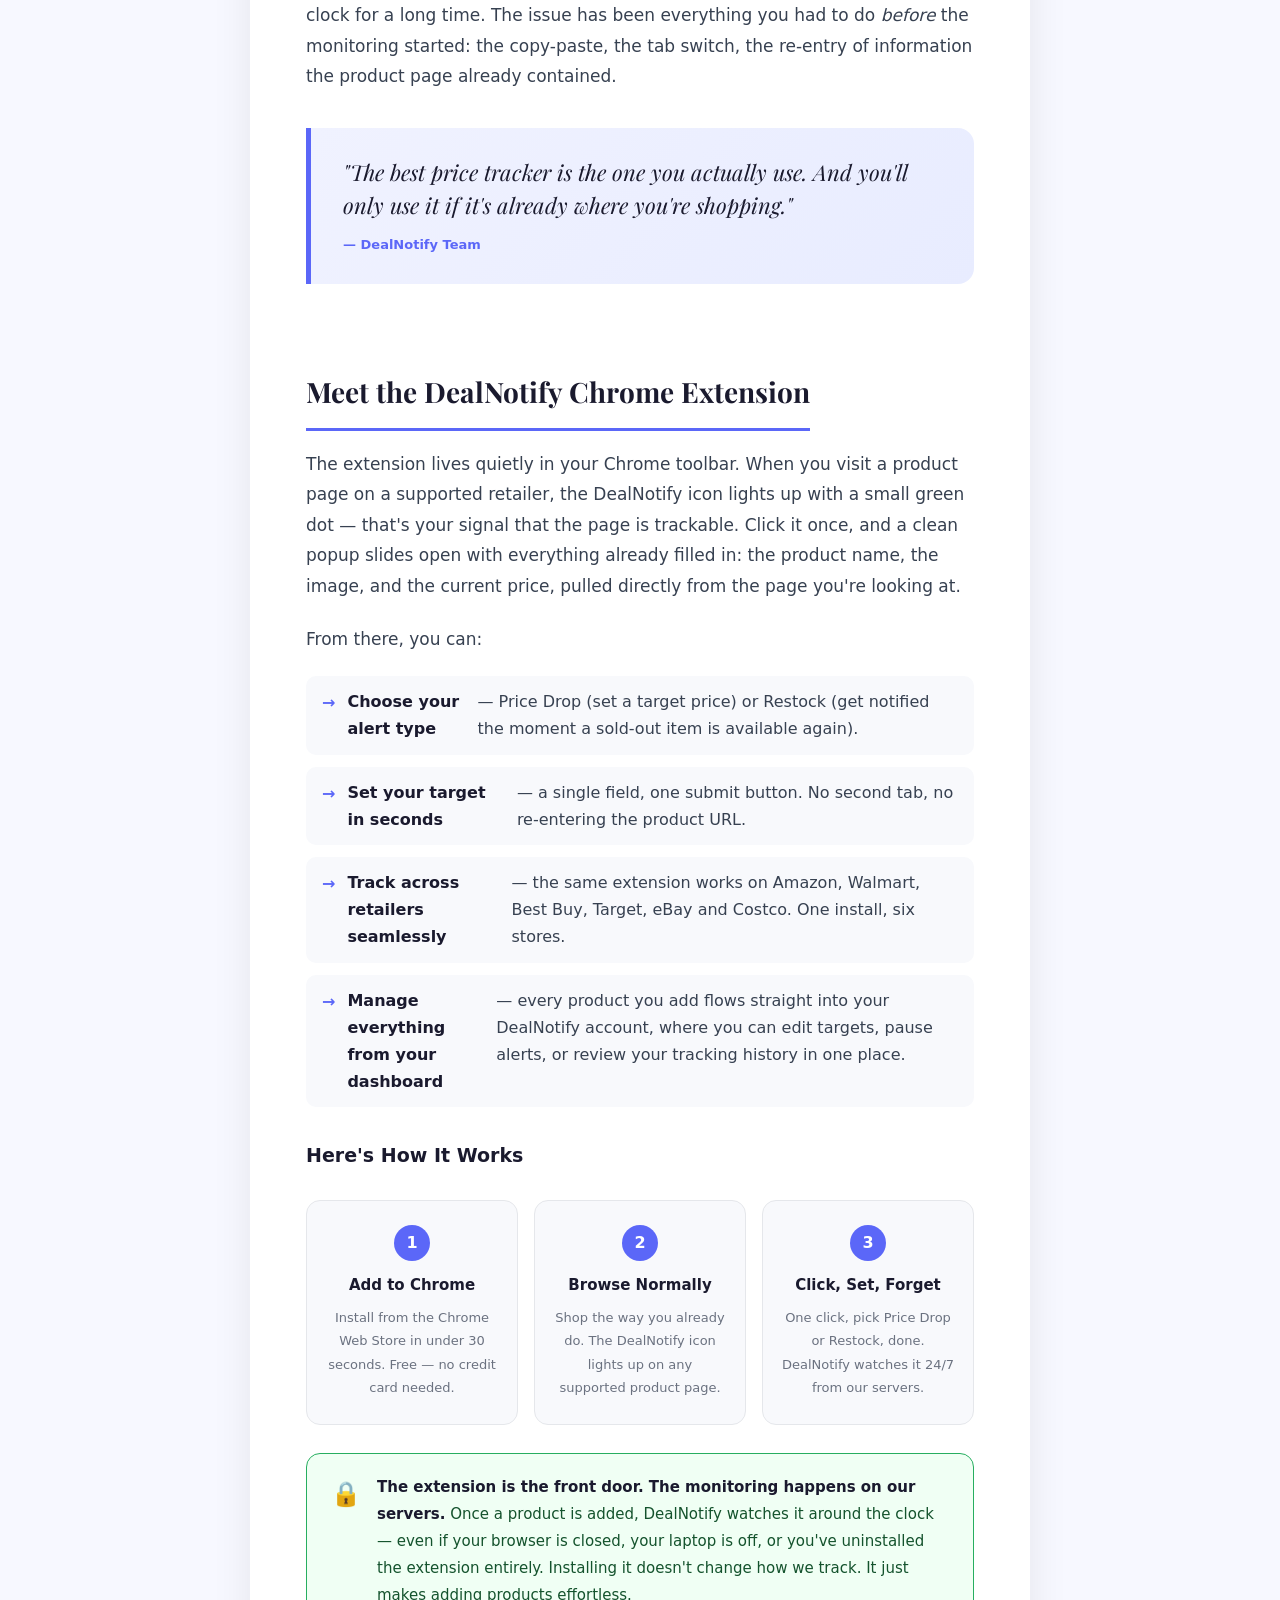
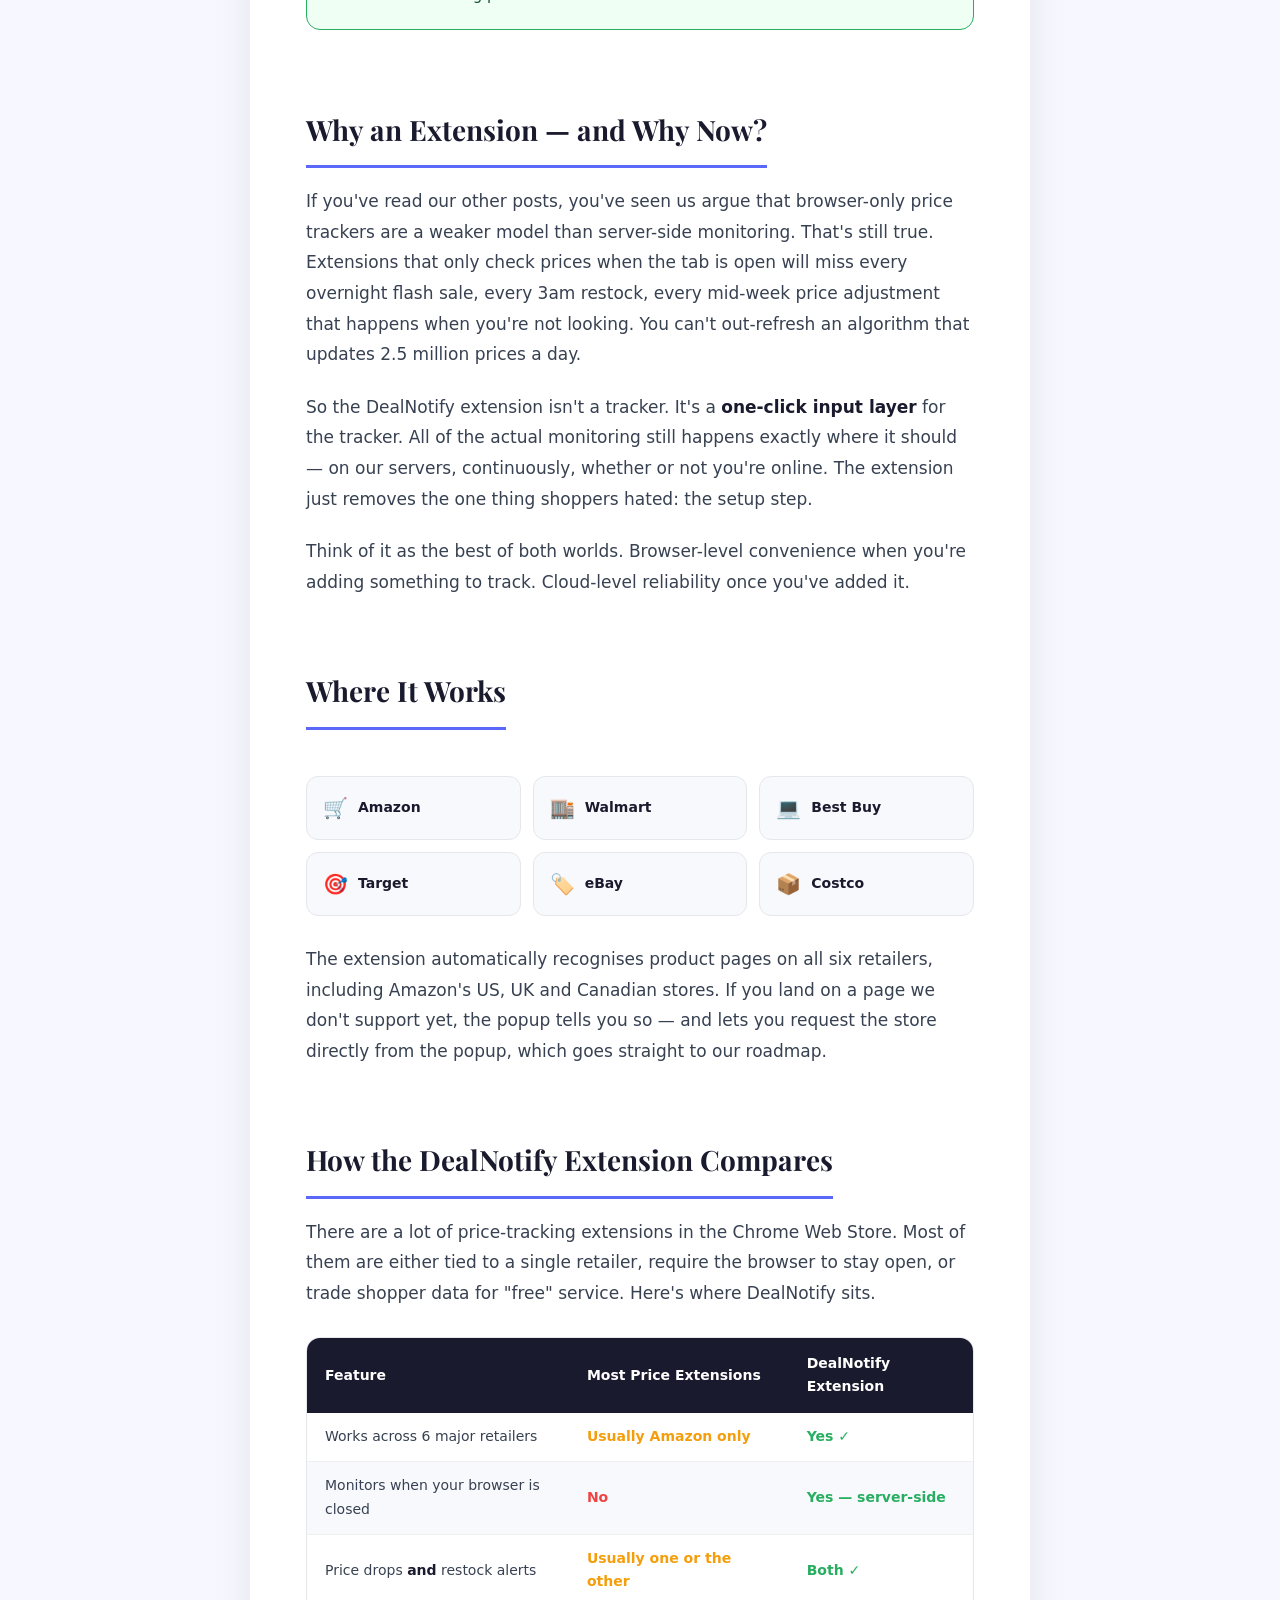
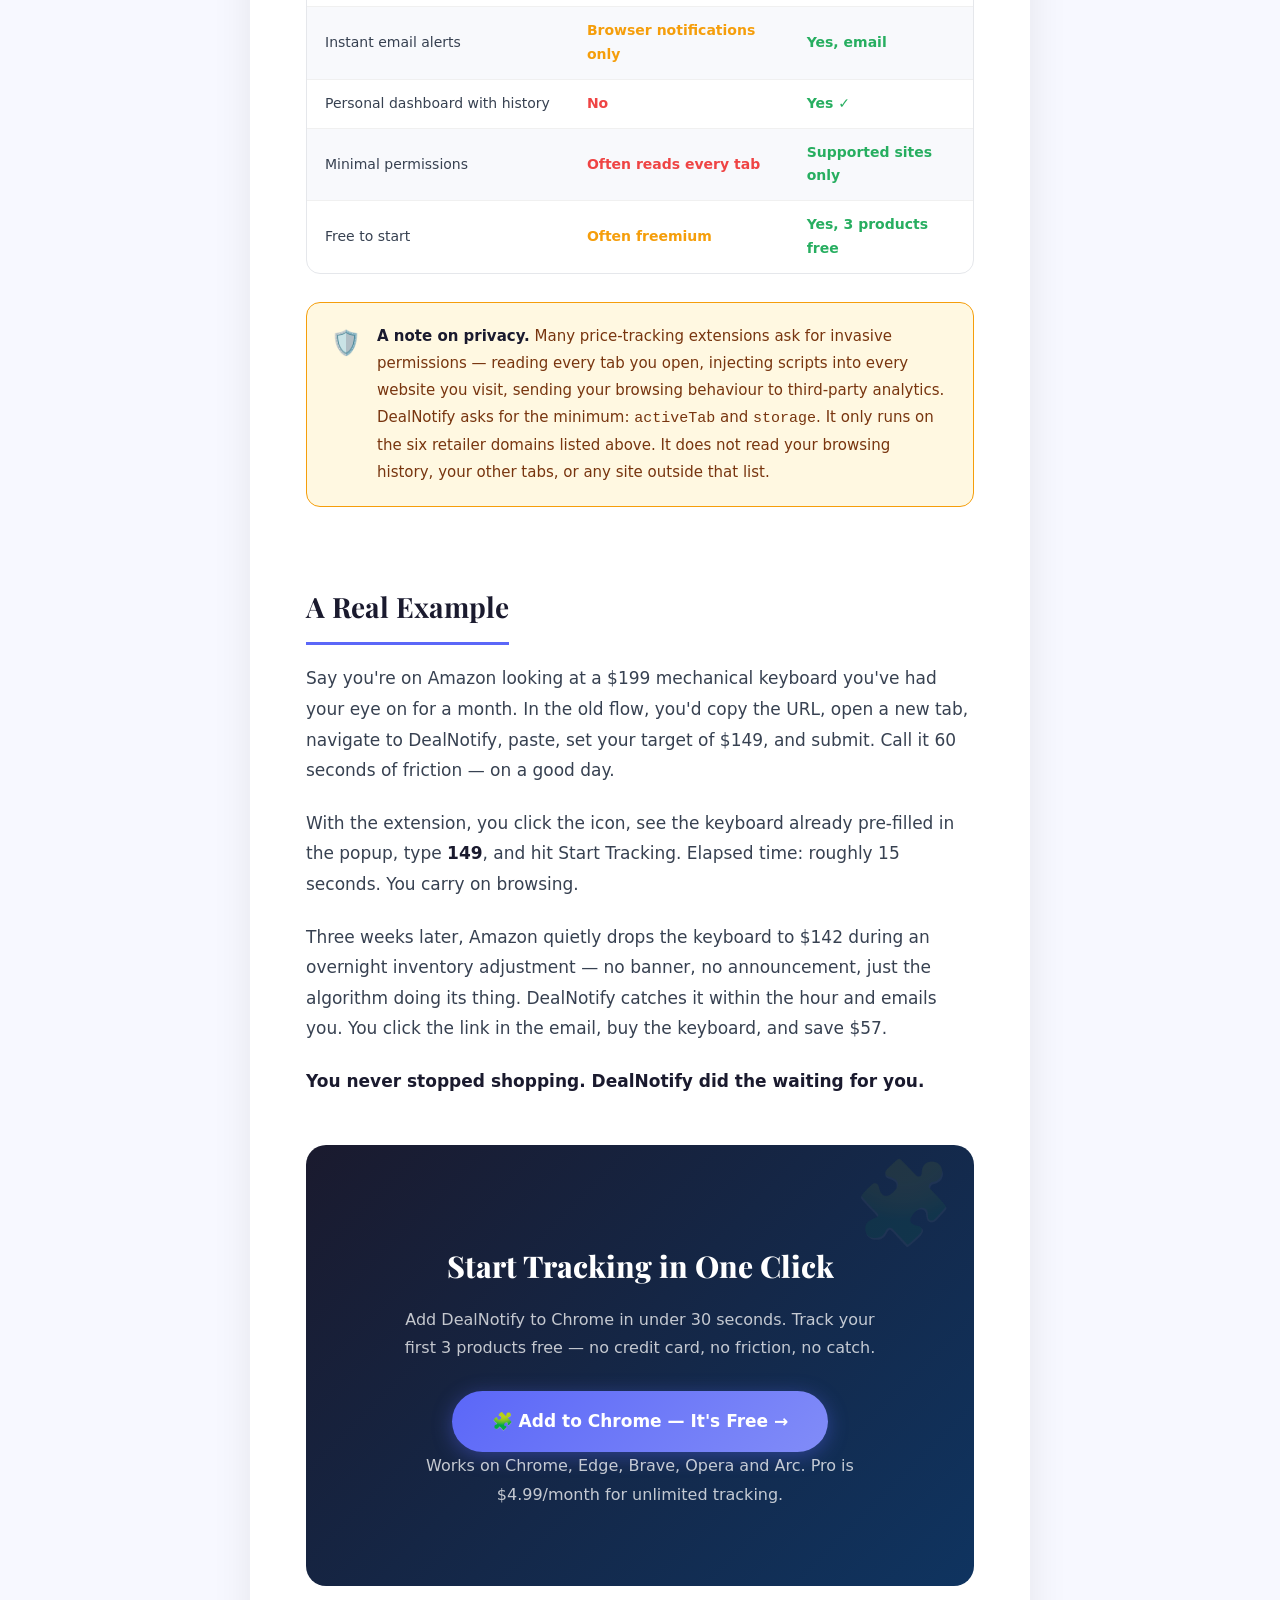
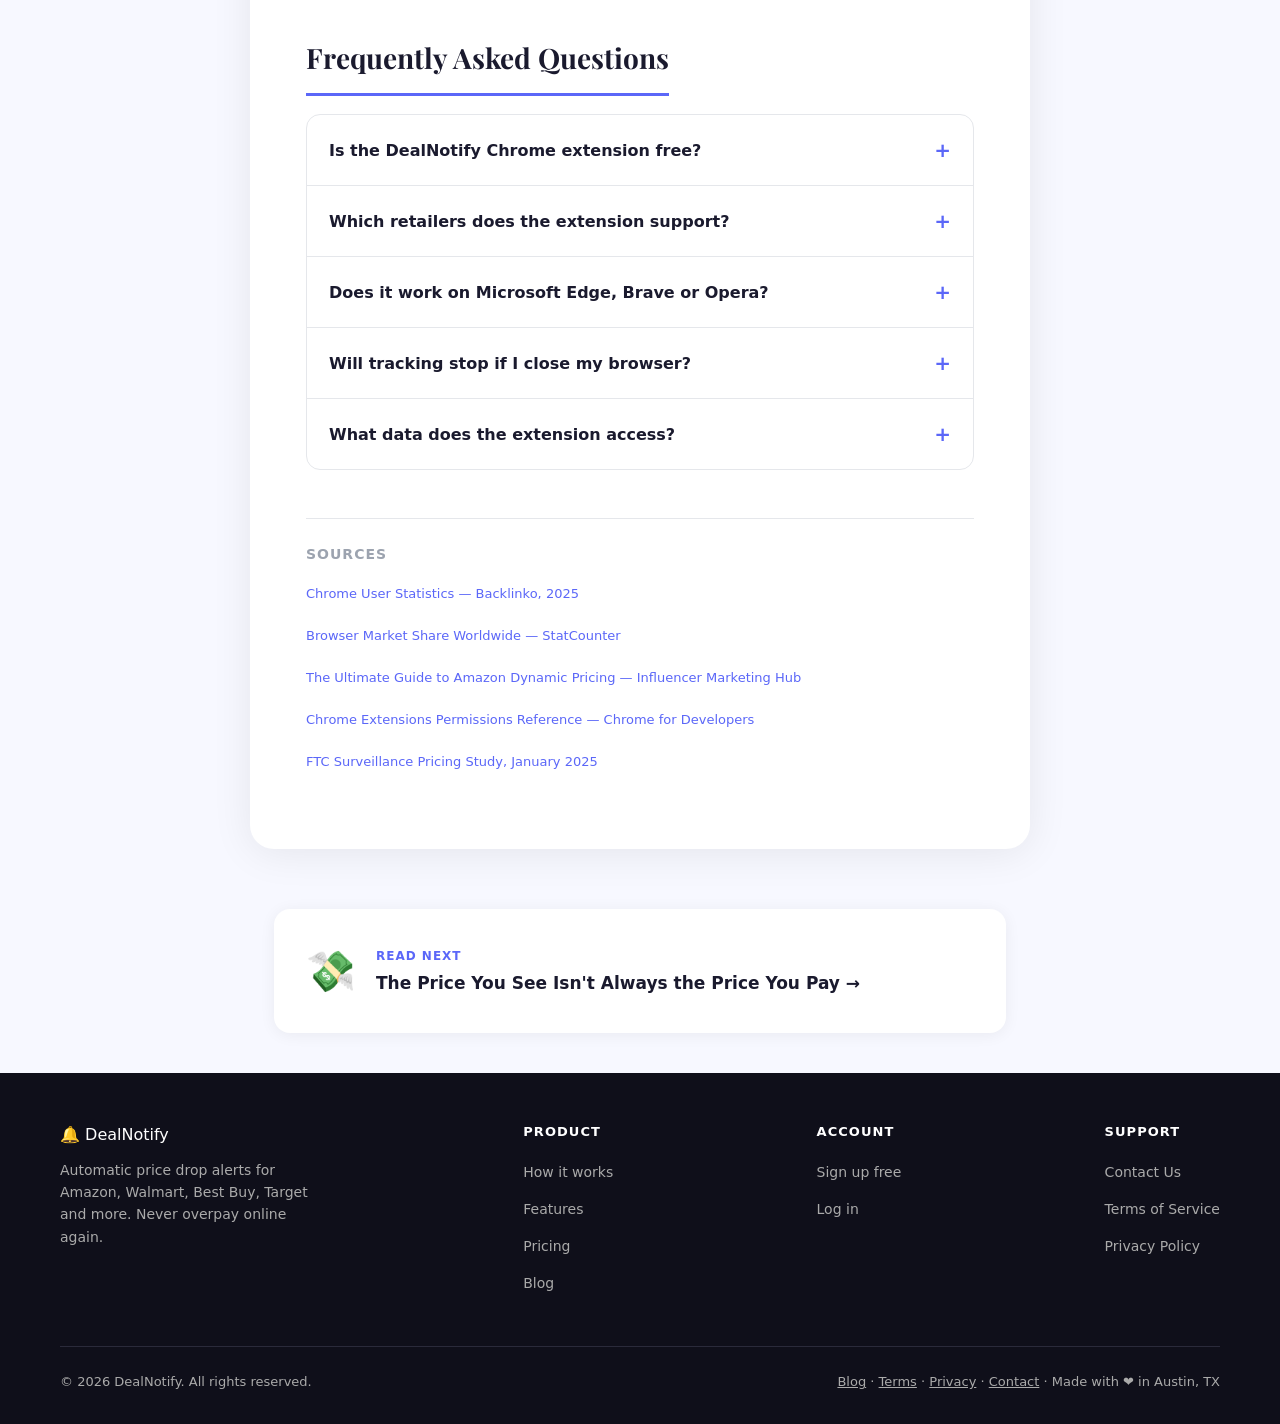
<file: blog-free-price-tracker-chrome-extension.html>
<!DOCTYPE html>
<html lang="en">
<head>
  <meta charset="UTF-8" />
  <meta name="viewport" content="width=device-width, initial-scale=1.0" />
  <!-- Google tag (gtag.js) -->
  <script async src="https://www.googletagmanager.com/gtag/js?id=G-QQ2L8EBBV8"></script>
  <script>
    window.dataLayer = window.dataLayer || [];
    function gtag(){dataLayer.push(arguments);}
    gtag('js', new Date());
    gtag('config', 'G-QQ2L8EBBV8');
  </script>
  <title>Track Prices in One Click — The DealNotify Chrome Extension Is Live | DealNotify</title>
  <meta name="description" content="Add DealNotify to Chrome and track any product on Amazon, Walmart, Best Buy, Target, eBay or Costco in one click. Get instant email alerts when prices drop or items restock — free." />
  <link rel="canonical" href="https://www.dealnotify.co/blog/free-price-tracker-chrome-extension" />

  <!-- Open Graph -->
  <meta property="og:title" content="Track Prices in One Click — The DealNotify Chrome Extension Is Live" />
  <meta property="og:description" content="One-click price drop and restock alerts for Amazon, Walmart, Best Buy, Target, eBay and Costco. Free to install, free to use." />
  <meta property="og:type" content="article" />
  <meta property="og:url" content="https://www.dealnotify.co/blog/free-price-tracker-chrome-extension" />
  <meta property="og:image" content="https://www.dealnotify.co/dealnotify-promo-440x280.png" />
  <meta property="og:site_name" content="DealNotify" />
  <meta property="article:published_time" content="2026-04-14T00:00:00Z" />
  <meta property="article:author" content="DealNotify Team" />
  <meta property="article:section" content="Smart Shopping" />
  <meta property="article:tag" content="Chrome extension" />
  <meta property="article:tag" content="price tracking" />
  <meta property="article:tag" content="restock alerts" />

  <!-- Twitter Card -->
  <meta name="twitter:card" content="summary_large_image" />
  <meta name="twitter:title" content="Track Prices in One Click — The DealNotify Chrome Extension Is Live" />
  <meta name="twitter:description" content="One-click price drop and restock alerts for Amazon, Walmart, Best Buy, Target, eBay and Costco." />
  <meta name="twitter:image" content="https://www.dealnotify.co/dealnotify-promo-440x280.png" />
  <meta name="twitter:site" content="@dealnotify" />

  <!-- Additional SEO -->
  <meta name="robots" content="index, follow" />
  <meta name="author" content="DealNotify Team" />
  <meta name="keywords" content="price tracker chrome extension, free price tracking extension, amazon price drop extension, restock alert extension, dealnotify chrome extension, one click price tracker, walmart best buy target price alerts, cross retailer price tracker" />

  <!-- JSON-LD Article -->
  <script type="application/ld+json">
  {
    "@context": "https://schema.org",
    "@type": "Article",
    "headline": "Track Prices in One Click — The DealNotify Chrome Extension Is Live",
    "description": "Add DealNotify to Chrome and track any product on Amazon, Walmart, Best Buy, Target, eBay or Costco in one click. Get instant email alerts when prices drop or items restock.",
    "image": "https://www.dealnotify.co/dealnotify-promo-440x280.png",
    "author": {
      "@type": "Organization",
      "name": "DealNotify",
      "url": "https://www.dealnotify.co"
    },
    "publisher": {
      "@type": "Organization",
      "name": "DealNotify",
      "logo": {
        "@type": "ImageObject",
        "url": "https://www.dealnotify.co/favicon.ico"
      }
    },
    "datePublished": "2026-04-14",
    "dateModified": "2026-04-14",
    "mainEntityOfPage": {
      "@type": "WebPage",
      "@id": "https://www.dealnotify.co/blog/free-price-tracker-chrome-extension"
    },
    "keywords": "price tracker chrome extension, free price tracking extension, one click price tracker, dealnotify chrome extension",
    "articleSection": "Smart Shopping",
    "wordCount": 1460
  }
  </script>

  <!-- FAQ Schema -->
  <script type="application/ld+json">
  {
    "@context": "https://schema.org",
    "@type": "FAQPage",
    "mainEntity": [
      {
        "@type": "Question",
        "name": "Is the DealNotify Chrome extension free?",
        "acceptedAnswer": {
          "@type": "Answer",
          "text": "Yes. The extension is free to install and the free plan lets you track up to 3 products with full price-drop and restock alerts. No credit card required. Pro is $4.99/month for unlimited tracking."
        }
      },
      {
        "@type": "Question",
        "name": "Which retailers does the DealNotify extension work on?",
        "acceptedAnswer": {
          "@type": "Answer",
          "text": "The extension currently supports Amazon (.com, .co.uk and .ca), Walmart, Best Buy, Target, eBay and Costco. On any of these sites, DealNotify automatically detects the product page and lets you start tracking in one click."
        }
      },
      {
        "@type": "Question",
        "name": "Does it work on Microsoft Edge, Brave or Opera?",
        "acceptedAnswer": {
          "@type": "Answer",
          "text": "Yes. The DealNotify extension is a Chromium extension, so it runs on any Chromium-based browser including Google Chrome, Microsoft Edge, Brave, Opera and Arc."
        }
      },
      {
        "@type": "Question",
        "name": "Will tracking stop if I close my browser?",
        "acceptedAnswer": {
          "@type": "Answer",
          "text": "No. Once a product is added, DealNotify monitors it 24/7 on our servers — not in your browser. You can close every tab, shut down your laptop, and the tracking continues. The extension is simply a one-click way to add new products."
        }
      },
      {
        "@type": "Question",
        "name": "What data does the DealNotify extension access?",
        "acceptedAnswer": {
          "@type": "Answer",
          "text": "Only the product page you're actively viewing on one of the six supported retailers. The extension uses the minimum permissions required — activeTab and storage — and does not read your browsing history, other tabs or any site outside the supported retailer list."
        }
      }
    ]
  }
  </script>

  <link href="https://fonts.googleapis.com/css2?family=Inter:wght@400;500;600;700;800;900&family=Playfair+Display:wght@700;800&display=swap" rel="stylesheet" />
  <style>
    *, *::before, *::after { box-sizing: border-box; margin: 0; padding: 0; }

    body {
      font-family: 'Segoe UI', system-ui, -apple-system, sans-serif;
      background: #f7f8ff;
      color: #1a1a2e;
      line-height: 1.7;
      -webkit-font-smoothing: antialiased;
    }

    /* ── Hero ── */
    .hero {
      background: linear-gradient(135deg, #1a1a2e 0%, #16213e 50%, #0f3460 100%);
      color: #fff;
      padding: 80px 24px 100px;
      text-align: center;
      position: relative;
      overflow: hidden;
    }
    .hero::before {
      content: '';
      position: absolute;
      top: -60px; right: -60px;
      width: 320px; height: 320px;
      background: radial-gradient(circle, rgba(91,103,248,0.25) 0%, transparent 70%);
      border-radius: 50%;
    }
    .hero::after {
      content: '';
      position: absolute;
      bottom: -80px; left: -40px;
      width: 280px; height: 280px;
      background: radial-gradient(circle, rgba(39,174,96,0.2) 0%, transparent 70%);
      border-radius: 50%;
    }
    .hero-tag {
      display: inline-block;
      background: rgba(91,103,248,0.25);
      border: 1px solid rgba(91,103,248,0.5);
      color: #a5b4fc;
      font-size: 12px;
      font-weight: 700;
      letter-spacing: 2px;
      text-transform: uppercase;
      padding: 6px 16px;
      border-radius: 50px;
      margin-bottom: 24px;
    }
    .hero h1 {
      font-family: 'Playfair Display', serif;
      font-size: clamp(28px, 5vw, 48px);
      font-weight: 800;
      line-height: 1.2;
      max-width: 760px;
      margin: 0 auto 20px;
    }
    .hero h1 span { color: #5b67f8; }
    .hero-sub {
      font-size: 18px;
      color: rgba(255,255,255,0.7);
      max-width: 560px;
      margin: 0 auto 32px;
    }
    .hero-meta {
      display: flex;
      align-items: center;
      justify-content: center;
      gap: 20px;
      font-size: 13px;
      color: rgba(255,255,255,0.5);
    }
    .hero-meta span { display: flex; align-items: center; gap: 6px; }

    /* ── Layout ── */
    .container {
      max-width: 780px;
      margin: 0 auto;
      padding: 0 24px;
    }
    .article-body {
      background: #fff;
      border-radius: 24px;
      margin: -40px auto 60px;
      max-width: 780px;
      padding: 60px 56px;
      box-shadow: 0 4px 40px rgba(0,0,0,0.08);
      position: relative;
      z-index: 1;
    }

    /* ── Prose ── */
    .article-body p {
      font-size: 17px;
      color: #374151;
      margin-bottom: 22px;
      line-height: 1.8;
    }
    .article-body h2 {
      font-family: 'Playfair Display', serif;
      font-size: 28px;
      font-weight: 700;
      color: #1a1a2e;
      margin: 48px 0 18px;
      padding-bottom: 12px;
      border-bottom: 3px solid #5b67f8;
      display: inline-block;
    }
    .article-body h3 {
      font-size: 19px;
      font-weight: 700;
      color: #1a1a2e;
      margin: 32px 0 12px;
    }
    .article-body ul {
      margin: 0 0 22px 0;
      padding-left: 0;
      list-style: none;
    }
    .article-body ul li {
      display: flex;
      gap: 12px;
      align-items: flex-start;
      font-size: 16px;
      color: #374151;
      margin-bottom: 12px;
      padding: 12px 16px;
      background: #f8f9fc;
      border-radius: 10px;
    }
    .article-body ul li::before {
      content: '→';
      color: #5b67f8;
      font-weight: 700;
      flex-shrink: 0;
      margin-top: 1px;
    }
    strong { color: #1a1a2e; }

    /* ── Opening hook ── */
    .opening-hook {
      font-size: 20px !important;
      color: #1a1a2e !important;
      font-weight: 500;
      line-height: 1.7 !important;
      border-left: 4px solid #5b67f8;
      padding-left: 20px;
      margin-bottom: 32px !important;
    }

    /* ── Stat Cards ── */
    .stat-grid {
      display: grid;
      grid-template-columns: repeat(3, 1fr);
      gap: 16px;
      margin: 36px 0;
    }
    @media (max-width: 600px) { .stat-grid { grid-template-columns: 1fr; } }
    .stat-card {
      background: linear-gradient(135deg, #1a1a2e, #0f3460);
      border-radius: 16px;
      padding: 24px 20px;
      text-align: center;
      color: #fff;
      position: relative;
      overflow: hidden;
    }
    .stat-card::after {
      content: '';
      position: absolute;
      top: -20px; right: -20px;
      width: 80px; height: 80px;
      background: rgba(91,103,248,0.2);
      border-radius: 50%;
    }
    .stat-icon { font-size: 28px; margin-bottom: 8px; }
    .stat-number {
      font-size: 36px;
      font-weight: 900;
      color: #5b67f8;
      line-height: 1;
      margin-bottom: 6px;
    }
    .stat-label {
      font-size: 12px;
      color: rgba(255,255,255,0.65);
      line-height: 1.4;
    }

    /* ── Pull Quote ── */
    .pull-quote {
      background: linear-gradient(135deg, #f0f2ff, #e8ecff);
      border-left: 5px solid #5b67f8;
      border-radius: 0 16px 16px 0;
      padding: 28px 32px;
      margin: 36px 0;
    }
    .pull-quote p {
      font-family: 'Playfair Display', serif;
      font-size: 22px !important;
      font-style: italic;
      color: #1a1a2e !important;
      margin: 0 !important;
      line-height: 1.5 !important;
    }
    .pull-quote cite {
      display: block;
      font-size: 13px;
      color: #5b67f8;
      font-weight: 600;
      margin-top: 12px;
      font-style: normal;
    }

    /* ── Alert / Fact Boxes ── */
    .alert-box {
      background: #fff8e1;
      border: 1px solid #f59e0b;
      border-radius: 14px;
      padding: 20px 24px;
      margin: 28px 0;
      display: flex;
      gap: 16px;
      align-items: flex-start;
    }
    .alert-box .alert-icon { font-size: 24px; flex-shrink: 0; }
    .alert-box p { margin: 0 !important; font-size: 15px !important; color: #78350f !important; }

    .fact-box {
      background: #f0fff4;
      border: 1px solid #27ae60;
      border-radius: 14px;
      padding: 20px 24px;
      margin: 28px 0;
      display: flex;
      gap: 16px;
      align-items: flex-start;
    }
    .fact-box .fact-icon { font-size: 24px; flex-shrink: 0; }
    .fact-box p { margin: 0 !important; font-size: 15px !important; color: #14532d !important; }

    /* ── How It Works ── */
    .how-grid {
      display: grid;
      grid-template-columns: repeat(3, 1fr);
      gap: 16px;
      margin: 28px 0;
    }
    @media (max-width: 600px) { .how-grid { grid-template-columns: 1fr; } }
    .how-card {
      background: #f8f9fc;
      border-radius: 14px;
      padding: 24px 18px;
      text-align: center;
      border: 1px solid #e5e7eb;
      transition: box-shadow 0.2s;
    }
    .how-card:hover { box-shadow: 0 4px 20px rgba(91,103,248,0.15); }
    .how-card .step-num {
      width: 36px; height: 36px;
      background: #5b67f8;
      color: #fff;
      border-radius: 50%;
      display: flex; align-items: center; justify-content: center;
      font-weight: 800; font-size: 16px;
      margin: 0 auto 12px;
    }
    .how-card h4 { font-size: 15px; font-weight: 700; color: #1a1a2e; margin-bottom: 8px; }
    .how-card p { font-size: 13px !important; color: #6b7280 !important; margin: 0 !important; }

    /* ── Retailer Grid ── */
    .retailer-grid {
      display: grid;
      grid-template-columns: repeat(3, 1fr);
      gap: 12px;
      margin: 28px 0;
    }
    @media (max-width: 600px) { .retailer-grid { grid-template-columns: repeat(2, 1fr); } }
    .retailer-chip {
      background: #f8f9fc;
      border: 1px solid #e5e7eb;
      border-radius: 12px;
      padding: 14px 16px;
      display: flex;
      align-items: center;
      gap: 10px;
      font-size: 14px;
      font-weight: 600;
      color: #1a1a2e;
    }
    .retailer-chip .icon { font-size: 20px; }

    /* ── Comparison Table ── */
    .compare-table {
      width: 100%;
      border-collapse: separate;
      border-spacing: 0;
      margin: 28px 0;
      border-radius: 14px;
      overflow: hidden;
      border: 1px solid #e5e7eb;
    }
    .compare-table th {
      background: #1a1a2e;
      color: #fff;
      padding: 14px 18px;
      text-align: left;
      font-size: 14px;
      font-weight: 700;
    }
    .compare-table td {
      padding: 12px 18px;
      font-size: 14px;
      color: #374151;
      border-bottom: 1px solid #f0f0f0;
    }
    .compare-table tr:last-child td { border-bottom: none; }
    .compare-table tr:nth-child(even) td { background: #f8f9fc; }
    .compare-table .yes { color: #27ae60; font-weight: 700; }
    .compare-table .no { color: #ef4444; font-weight: 700; }
    .compare-table .meh { color: #f59e0b; font-weight: 600; }

    /* ── CTA ── */
    .cta-section {
      background: linear-gradient(135deg, #1a1a2e 0%, #0f3460 100%);
      border-radius: 20px;
      padding: 48px 40px;
      text-align: center;
      color: #fff;
      margin-top: 48px;
      position: relative;
      overflow: hidden;
    }
    .cta-section::before {
      content: '🧩';
      font-size: 80px;
      position: absolute;
      top: -10px; right: 20px;
      opacity: 0.08;
    }
    .cta-section h2 {
      font-family: 'Playfair Display', serif;
      font-size: 30px;
      font-weight: 800;
      margin-bottom: 14px;
      border: none !important;
      padding: 0 !important;
      display: block !important;
      color: #fff !important;
    }
    .cta-section p {
      color: rgba(255,255,255,0.75) !important;
      font-size: 16px !important;
      max-width: 480px;
      margin: 0 auto 28px !important;
    }
    .cta-btn {
      display: inline-block;
      background: linear-gradient(135deg, #5b67f8, #818cf8);
      color: #fff;
      text-decoration: none;
      padding: 16px 40px;
      border-radius: 50px;
      font-weight: 700;
      font-size: 17px;
      transition: transform 0.2s, box-shadow 0.2s;
      box-shadow: 0 4px 20px rgba(91,103,248,0.4);
    }
    .cta-btn:hover { transform: translateY(-2px); box-shadow: 0 8px 28px rgba(91,103,248,0.5); }
    .cta-sub { margin-top: 14px !important; font-size: 13px !important; color: rgba(255,255,255,0.45) !important; }

    /* ── Sources ── */
    .sources {
      margin-top: 48px;
      padding-top: 24px;
      border-top: 1px solid #e5e7eb;
    }
    .sources h4 { font-size: 14px; font-weight: 700; color: #9ca3af; text-transform: uppercase; letter-spacing: 1px; margin-bottom: 12px; }
    .sources ul { list-style: none; padding: 0; margin: 0; }
    .sources ul li { background: none !important; padding: 4px 0 !important; display: block !important; font-size: 13px; color: #6b7280; }
    .sources ul li a { color: #5b67f8; text-decoration: none; }
    .sources ul li a:hover { text-decoration: underline; }
    .sources ul li::before { display: none !important; }

    /* ── Footer ── */
    .blog-footer {
      text-align: center;
      padding: 40px 24px;
      font-size: 14px;
      color: #9ca3af;
    }
    .blog-footer a { color: #5b67f8; text-decoration: none; font-weight: 600; }

    @media (max-width: 768px) {
      .article-body { padding: 36px 28px; margin: -30px auto 40px; }
      .stat-grid { grid-template-columns: 1fr 1fr; }
      .how-grid { grid-template-columns: 1fr; }
      .compare-table { font-size: 13px; }
      .compare-table th, .compare-table td { padding: 10px 12px; }
    }
    @media (max-width: 480px) {
      .hero { padding: 60px 16px 80px; }
      .hero h1 { font-size: 26px; }
      .hero-sub { font-size: 15px; }
      .hero-meta { flex-wrap: wrap; gap: 8px; justify-content: center; }
      .article-body { padding: 24px 16px; margin: -20px auto 32px; border-radius: 16px; }
      .stat-grid { grid-template-columns: 1fr; }
      .pull-quote { padding: 20px 18px; }
      .pull-quote p { font-size: 18px !important; }
      .article-body h2 { font-size: 22px; }
      /* Hide the middle column on tiny screens */
      .compare-table th:nth-child(2),
      .compare-table td:nth-child(2) { display: none; }
    }
  </style>
</head>
<body>

<!-- Shared nav styles (matches index.html) -->
<style>
  :root {
    --primary: #5b67f8; --primary-dark: #4351d8;
    --text: #1a1a2e; --text-light: #5c5c7a;
    --bg-light: #f7f8ff; --white: #ffffff;
    --border: #e5e7eb; --radius-sm: 8px;
  }
  body { padding-top: 66px; font-family: 'Segoe UI', system-ui, -apple-system, sans-serif; -webkit-font-smoothing: antialiased; }
  .site-header {
    background: rgba(255,255,255,0.97);
    backdrop-filter: blur(10px);
    position: fixed; width: 100%; top: 0; z-index: 200;
    border-bottom: 1px solid var(--border);
  }
  .site-nav {
    max-width: 1160px; margin: 0 auto; padding: 0 24px;
    height: 66px; display: flex; justify-content: space-between; align-items: center;
  }
  .site-nav .logo {
    font-size: 22px; font-weight: 800; color: var(--primary);
    letter-spacing: -0.5px; text-decoration: none;
    display: flex; align-items: center; gap: 8px;
  }
  .site-nav .logo-icon { font-size: 26px; }
  .site-nav .nav-links { list-style: none; display: flex; gap: 8px; align-items: center; }
  .site-nav .nav-links a {
    color: var(--text-light); font-size: 15px; font-weight: 500;
    padding: 8px 14px; border-radius: var(--radius-sm);
    transition: color 0.2s, background 0.2s; text-decoration: none;
  }
  .site-nav .nav-links a:hover, .site-nav .nav-links a.active { color: var(--primary); background: var(--bg-light); }
  .site-nav .nav-cta {
    background: var(--primary) !important; color: var(--white) !important;
    padding: 9px 20px !important; border-radius: 50px !important; font-weight: 600 !important;
    transition: background 0.2s, transform 0.2s !important;
  }
  .site-nav .nav-cta:hover { background: var(--primary-dark) !important; transform: translateY(-1px); }
  .nav-hamburger {
    display: none; flex-direction: column; gap: 5px; cursor: pointer;
    padding: 7px; border-radius: 8px; background: var(--bg-light); border: 1px solid var(--border);
  }
  .nav-hamburger span { display: block; width: 22px; height: 2px; background: var(--primary); border-radius: 2px; transition: all 0.3s; }
  .nav-mobile-dropdown {
    display: none; flex-direction: column; background: white;
    border-top: 1px solid var(--border); padding: 8px 16px 16px;
    box-shadow: 0 8px 24px rgba(0,0,0,0.08);
  }
  .nav-mobile-dropdown.open { display: flex; }
  .nav-mobile-link {
    padding: 13px 12px; font-size: 16px; font-weight: 500;
    color: var(--text); text-decoration: none; border-radius: 10px; transition: background 0.2s;
  }
  .nav-mobile-link:hover { background: var(--bg-light); color: var(--primary); }
  .nav-mobile-cta {
    margin-top: 8px; background: var(--primary); color: white !important;
    text-align: center; padding: 14px !important; border-radius: 50px;
    font-weight: 700; font-size: 16px;
  }
  /* Footer */
  .site-footer { background: #0f0f1a; color: #aaa; padding: 48px 24px 32px; }
  .site-footer .footer-inner { max-width: 1160px; margin: 0 auto; }
  .site-footer .footer-top { display: flex; justify-content: space-between; align-items: flex-start; flex-wrap: wrap; gap: 32px; margin-bottom: 40px; }
  .site-footer .footer-brand .logo { color: #fff; text-decoration: none; }
  .site-footer .footer-brand p { font-size: 14px; margin-top: 10px; max-width: 260px; line-height: 1.6; }
  .site-footer .footer-links h4 { font-size: 13px; font-weight: 700; color: #fff; text-transform: uppercase; letter-spacing: 0.08em; margin-bottom: 14px; }
  .site-footer .footer-links ul { list-style: none; }
  .site-footer .footer-links ul li { margin-bottom: 10px; }
  .site-footer .footer-links ul li a { font-size: 14px; color: #aaa; transition: color 0.2s; text-decoration: none; }
  .site-footer .footer-links ul li a:hover { color: #fff; }
  .site-footer .footer-bottom { border-top: 1px solid #2a2a3a; padding-top: 24px; display: flex; justify-content: space-between; align-items: center; flex-wrap: wrap; gap: 12px; font-size: 13px; }
  @media (max-width: 768px) {
    .site-nav .nav-links { display: none; }
    .nav-hamburger { display: flex; }
    .site-footer .footer-top { flex-direction: column; }
    .site-footer .footer-bottom { flex-direction: column; text-align: center; }
  }
</style>

<!-- Nav -->
<header class="site-header">
  <nav class="site-nav">
    <a href="/" class="logo"><span class="logo-icon">🔔</span> DealNotify</a>
    <ul class="nav-links">
      <li><a href="/">Home</a></li>
      <li><a href="/blog" class="active">Blog</a></li>
      <li><a href="/contact.html">Contact</a></li>
      <li><a href="/dashboard">Log in</a></li>
      <li><a href="/" class="nav-cta">Start Free</a></li>
    </ul>
    <button class="nav-hamburger" onclick="toggleBlogNav()" aria-label="Menu">
      <span></span><span></span><span></span>
    </button>
  </nav>
  <div class="nav-mobile-dropdown" id="blogMobileNav">
    <a href="/" class="nav-mobile-link">Home</a>
    <a href="/blog" class="nav-mobile-link">Blog</a>
    <a href="/contact.html" class="nav-mobile-link">Contact</a>
    <a href="/dashboard" class="nav-mobile-link">Log in</a>
    <a href="/" class="nav-mobile-link nav-mobile-cta">Start Free →</a>
  </div>
</header>
<script>
  function toggleBlogNav() { document.getElementById('blogMobileNav').classList.toggle('open'); }
</script>

<!-- Hero -->
<div class="hero">
  <div class="hero-tag">🧩 Chrome Extension · One-Click Tracking</div>
  <h1>Track Any Price in <span>One Click</span></h1>
  <p class="hero-sub">The DealNotify Chrome extension is here. Add it to your browser and start tracking products on Amazon, Walmart, Best Buy, Target, eBay and Costco — without ever leaving the page.</p>
  <div class="hero-meta">
    <span>🔔 DealNotify Team</span>
    <span>·</span>
    <span>📅 April 2026</span>
    <span>·</span>
    <span>⏱ 6 min read</span>
  </div>
</div>

<!-- Article -->
<div class="article-body container">

  <p class="opening-hook">You're three tabs deep on Amazon. You've finally found the right product, the right colour, the right seller. You want to track the price — but that means copying the URL, switching tabs, pasting into a dashboard, setting a target, and hitting submit. Four extra steps between you and your next saved dollar. Most people never take them. So they forget, and they pay full price.</p>

  <p>That's exactly the friction the new DealNotify Chrome extension is built to remove. One click on the extension icon, one tap to confirm your target, and DealNotify starts watching the price for you — across six major retailers, 24 hours a day, for free.</p>

  <!-- Stat Grid -->
  <div class="stat-grid">
    <div class="stat-card">
      <div class="stat-icon">🌐</div>
      <div class="stat-number">3.45B</div>
      <div class="stat-label">Chrome users worldwide — the world's most popular browser by far</div>
    </div>
    <div class="stat-card">
      <div class="stat-icon">🔄</div>
      <div class="stat-number">2.5M</div>
      <div class="stat-label">Price changes Amazon makes every single day</div>
    </div>
    <div class="stat-card">
      <div class="stat-icon">⚡</div>
      <div class="stat-number">15 sec</div>
      <div class="stat-label">Time it takes to add a product to DealNotify from the extension</div>
    </div>
  </div>

  <h2>The Friction of Manual Price Tracking</h2>

  <p>Price tracking is one of those ideas everyone agrees with and almost nobody actually does. The logic is airtight — prices move constantly, and waiting a few weeks can save you real money — but the effort per product is just high enough to kill the habit. You find something you like, tell yourself you'll set an alert later, and by the time "later" comes around, you've either bought it at full price or forgotten entirely.</p>

  <p>The issue has never been the monitoring. DealNotify has been watching prices on Amazon, Walmart, Best Buy, Target, eBay and Costco around the clock for a long time. The issue has been everything you had to do <em>before</em> the monitoring started: the copy-paste, the tab switch, the re-entry of information the product page already contained.</p>

  <div class="pull-quote">
    <p>"The best price tracker is the one you actually use. And you'll only use it if it's already where you're shopping."</p>
    <cite>— DealNotify Team</cite>
  </div>

  <h2>Meet the DealNotify Chrome Extension</h2>

  <p>The extension lives quietly in your Chrome toolbar. When you visit a product page on a supported retailer, the DealNotify icon lights up with a small green dot — that's your signal that the page is trackable. Click it once, and a clean popup slides open with everything already filled in: the product name, the image, and the current price, pulled directly from the page you're looking at.</p>

  <p>From there, you can:</p>

  <ul>
    <li><strong>Choose your alert type</strong> — Price Drop (set a target price) or Restock (get notified the moment a sold-out item is available again).</li>
    <li><strong>Set your target in seconds</strong> — a single field, one submit button. No second tab, no re-entering the product URL.</li>
    <li><strong>Track across retailers seamlessly</strong> — the same extension works on Amazon, Walmart, Best Buy, Target, eBay and Costco. One install, six stores.</li>
    <li><strong>Manage everything from your dashboard</strong> — every product you add flows straight into your DealNotify account, where you can edit targets, pause alerts, or review your tracking history in one place.</li>
  </ul>

  <h3>Here's How It Works</h3>

  <div class="how-grid">
    <div class="how-card">
      <div class="step-num">1</div>
      <h4>Add to Chrome</h4>
      <p>Install from the Chrome Web Store in under 30 seconds. Free — no credit card needed.</p>
    </div>
    <div class="how-card">
      <div class="step-num">2</div>
      <h4>Browse Normally</h4>
      <p>Shop the way you already do. The DealNotify icon lights up on any supported product page.</p>
    </div>
    <div class="how-card">
      <div class="step-num">3</div>
      <h4>Click, Set, Forget</h4>
      <p>One click, pick Price Drop or Restock, done. DealNotify watches it 24/7 from our servers.</p>
    </div>
  </div>

  <div class="fact-box">
    <span class="fact-icon">🔒</span>
    <p><strong>The extension is the front door. The monitoring happens on our servers.</strong> Once a product is added, DealNotify watches it around the clock — even if your browser is closed, your laptop is off, or you've uninstalled the extension entirely. Installing it doesn't change how we track. It just makes adding products effortless.</p>
  </div>

  <h2>Why an Extension — and Why Now?</h2>

  <p>If you've read our other posts, you've seen us argue that browser-only price trackers are a weaker model than server-side monitoring. That's still true. Extensions that only check prices when the tab is open will miss every overnight flash sale, every 3am restock, every mid-week price adjustment that happens when you're not looking. You can't out-refresh an algorithm that updates 2.5 million prices a day.</p>

  <p>So the DealNotify extension isn't a tracker. It's a <strong>one-click input layer</strong> for the tracker. All of the actual monitoring still happens exactly where it should — on our servers, continuously, whether or not you're online. The extension just removes the one thing shoppers hated: the setup step.</p>

  <p>Think of it as the best of both worlds. Browser-level convenience when you're adding something to track. Cloud-level reliability once you've added it.</p>

  <h2>Where It Works</h2>

  <div class="retailer-grid">
    <div class="retailer-chip"><span class="icon">🛒</span> Amazon</div>
    <div class="retailer-chip"><span class="icon">🏬</span> Walmart</div>
    <div class="retailer-chip"><span class="icon">💻</span> Best Buy</div>
    <div class="retailer-chip"><span class="icon">🎯</span> Target</div>
    <div class="retailer-chip"><span class="icon">🏷️</span> eBay</div>
    <div class="retailer-chip"><span class="icon">📦</span> Costco</div>
  </div>

  <p>The extension automatically recognises product pages on all six retailers, including Amazon's US, UK and Canadian stores. If you land on a page we don't support yet, the popup tells you so — and lets you request the store directly from the popup, which goes straight to our roadmap.</p>

  <h2>How the DealNotify Extension Compares</h2>

  <p>There are a lot of price-tracking extensions in the Chrome Web Store. Most of them are either tied to a single retailer, require the browser to stay open, or trade shopper data for "free" service. Here's where DealNotify sits.</p>

  <table class="compare-table">
    <thead>
      <tr>
        <th>Feature</th>
        <th>Most Price Extensions</th>
        <th>DealNotify Extension</th>
      </tr>
    </thead>
    <tbody>
      <tr>
        <td>Works across 6 major retailers</td>
        <td class="meh">Usually Amazon only</td>
        <td class="yes">Yes ✓</td>
      </tr>
      <tr>
        <td>Monitors when your browser is closed</td>
        <td class="no">No</td>
        <td class="yes">Yes — server-side</td>
      </tr>
      <tr>
        <td>Price drops <strong>and</strong> restock alerts</td>
        <td class="meh">Usually one or the other</td>
        <td class="yes">Both ✓</td>
      </tr>
      <tr>
        <td>Instant email alerts</td>
        <td class="meh">Browser notifications only</td>
        <td class="yes">Yes, email</td>
      </tr>
      <tr>
        <td>Personal dashboard with history</td>
        <td class="no">No</td>
        <td class="yes">Yes ✓</td>
      </tr>
      <tr>
        <td>Minimal permissions</td>
        <td class="no">Often reads every tab</td>
        <td class="yes">Supported sites only</td>
      </tr>
      <tr>
        <td>Free to start</td>
        <td class="meh">Often freemium</td>
        <td class="yes">Yes, 3 products free</td>
      </tr>
    </tbody>
  </table>

  <div class="alert-box">
    <span class="alert-icon">🛡️</span>
    <p><strong>A note on privacy.</strong> Many price-tracking extensions ask for invasive permissions — reading every tab you open, injecting scripts into every website you visit, sending your browsing behaviour to third-party analytics. DealNotify asks for the minimum: <code>activeTab</code> and <code>storage</code>. It only runs on the six retailer domains listed above. It does not read your browsing history, your other tabs, or any site outside that list.</p>
  </div>

  <h2>A Real Example</h2>

  <p>Say you're on Amazon looking at a $199 mechanical keyboard you've had your eye on for a month. In the old flow, you'd copy the URL, open a new tab, navigate to DealNotify, paste, set your target of $149, and submit. Call it 60 seconds of friction — on a good day.</p>

  <p>With the extension, you click the icon, see the keyboard already pre-filled in the popup, type <strong>149</strong>, and hit Start Tracking. Elapsed time: roughly 15 seconds. You carry on browsing.</p>

  <p>Three weeks later, Amazon quietly drops the keyboard to $142 during an overnight inventory adjustment — no banner, no announcement, just the algorithm doing its thing. DealNotify catches it within the hour and emails you. You click the link in the email, buy the keyboard, and save $57.</p>

  <p><strong>You never stopped shopping. DealNotify did the waiting for you.</strong></p>

  <!-- CTA -->
  <div class="cta-section">
    <h2>Start Tracking in One Click</h2>
    <p>Add DealNotify to Chrome in under 30 seconds. Track your first 3 products free — no credit card, no friction, no catch.</p>
    <a href="https://chromewebstore.google.com/detail/dealnotify-price-drop-res/kchogeockmgjejohfkkpnpenkaaoklmj" class="cta-btn" target="_blank" rel="noopener">🧩 Add to Chrome — It's Free →</a>
    <p class="cta-sub">Works on Chrome, Edge, Brave, Opera and Arc. Pro is $4.99/month for unlimited tracking.</p>
  </div>

  <!-- FAQ -->
  <h2>Frequently Asked Questions</h2>

  <div style="border:1px solid #e5e7eb; border-radius:14px; overflow:hidden; margin-bottom:28px;">

    <details style="padding:18px 22px; border-bottom:1px solid #e5e7eb; cursor:pointer;">
      <summary style="font-weight:700; font-size:16px; color:#1a1a2e; list-style:none; display:flex; justify-content:space-between; align-items:center;">
        Is the DealNotify Chrome extension free?
        <span style="color:#5b67f8; font-size:20px; flex-shrink:0; margin-left:12px;">+</span>
      </summary>
      <p style="margin-top:12px; font-size:15px; color:#374151;">Yes. The extension is free to install, and the free plan lets you track up to <strong>3 products</strong> with full price-drop and restock alert functionality. No credit card required. If you need to track more, Pro is $4.99/month for unlimited products.</p>
    </details>

    <details style="padding:18px 22px; border-bottom:1px solid #e5e7eb; cursor:pointer;">
      <summary style="font-weight:700; font-size:16px; color:#1a1a2e; list-style:none; display:flex; justify-content:space-between; align-items:center;">
        Which retailers does the extension support?
        <span style="color:#5b67f8; font-size:20px; flex-shrink:0; margin-left:12px;">+</span>
      </summary>
      <p style="margin-top:12px; font-size:15px; color:#374151;">Amazon (.com, .co.uk and .ca), Walmart, Best Buy, Target, eBay and Costco. The extension automatically recognises product pages on any of these sites and lets you start tracking in one click.</p>
    </details>

    <details style="padding:18px 22px; border-bottom:1px solid #e5e7eb; cursor:pointer;">
      <summary style="font-weight:700; font-size:16px; color:#1a1a2e; list-style:none; display:flex; justify-content:space-between; align-items:center;">
        Does it work on Microsoft Edge, Brave or Opera?
        <span style="color:#5b67f8; font-size:20px; flex-shrink:0; margin-left:12px;">+</span>
      </summary>
      <p style="margin-top:12px; font-size:15px; color:#374151;">Yes. DealNotify is a Chromium extension, so it works on any Chromium-based browser — Google Chrome, Microsoft Edge, Brave, Opera, Arc, and others. Install it from the Chrome Web Store and it will run on all of them.</p>
    </details>

    <details style="padding:18px 22px; border-bottom:1px solid #e5e7eb; cursor:pointer;">
      <summary style="font-weight:700; font-size:16px; color:#1a1a2e; list-style:none; display:flex; justify-content:space-between; align-items:center;">
        Will tracking stop if I close my browser?
        <span style="color:#5b67f8; font-size:20px; flex-shrink:0; margin-left:12px;">+</span>
      </summary>
      <p style="margin-top:12px; font-size:15px; color:#374151;">No. Once you've added a product, DealNotify monitors it on our servers 24/7 — not in your browser. You can close every tab, shut down your laptop, even uninstall the extension, and the tracking carries on. The extension is just a faster way to add new products.</p>
    </details>

    <details style="padding:18px 22px; cursor:pointer;">
      <summary style="font-weight:700; font-size:16px; color:#1a1a2e; list-style:none; display:flex; justify-content:space-between; align-items:center;">
        What data does the extension access?
        <span style="color:#5b67f8; font-size:20px; flex-shrink:0; margin-left:12px;">+</span>
      </summary>
      <p style="margin-top:12px; font-size:15px; color:#374151;">Only the product page you're actively viewing on one of the six supported retailers. The extension uses just two permissions — <code>activeTab</code> and <code>storage</code> — and does not read your browsing history, your other tabs, or any site outside the supported retailer list.</p>
    </details>

  </div>

  <!-- Sources -->
  <div class="sources">
    <h4>Sources</h4>
    <ul>
      <li><a href="https://backlinko.com/chrome-users" target="_blank" rel="noopener">Chrome User Statistics — Backlinko, 2025</a></li>
      <li><a href="https://gs.statcounter.com/browser-market-share" target="_blank" rel="noopener">Browser Market Share Worldwide — StatCounter</a></li>
      <li><a href="https://influencermarketinghub.com/amazon-dynamic-pricing/" target="_blank" rel="noopener">The Ultimate Guide to Amazon Dynamic Pricing — Influencer Marketing Hub</a></li>
      <li><a href="https://developer.chrome.com/docs/extensions/reference/permissions-list" target="_blank" rel="noopener">Chrome Extensions Permissions Reference — Chrome for Developers</a></li>
      <li><a href="https://www.ftc.gov/news-events/news/press-releases/2025/01/ftc-surveillance-pricing-study-indicates-wide-range-personal-data-used-set-individualized-consumer" target="_blank" rel="noopener">FTC Surveillance Pricing Study, January 2025</a></li>
    </ul>
  </div>

</div>

<!-- Read Next -->
<div style="max-width:780px; margin:0 auto 40px; padding:0 24px;">
  <div style="background:#fff; border-radius:16px; padding:28px 32px; box-shadow:0 2px 16px rgba(0,0,0,0.06); display:flex; align-items:center; gap:20px;">
    <span style="font-size:40px; flex-shrink:0;">💸</span>
    <div style="flex:1;">
      <p style="font-size:12px; font-weight:700; color:#5b67f8; text-transform:uppercase; letter-spacing:1px; margin-bottom:4px;">Read Next</p>
      <a href="/blog/amazon-dynamic-pricing-algorithm" style="font-size:17px; font-weight:700; color:#1a1a2e; text-decoration:none; line-height:1.3;">The Price You See Isn't Always the Price You Pay →</a>
    </div>
  </div>
</div>

<footer class="site-footer">
  <div class="footer-inner">
    <div class="footer-top">
      <div class="footer-brand">
        <div class="logo"><span class="logo-icon">🔔</span> DealNotify</div>
        <p>Automatic price drop alerts for Amazon, Walmart, Best Buy, Target and more. Never overpay online again.</p>
      </div>
      <div class="footer-links">
        <h4>Product</h4>
        <ul>
          <li><a href="/#how-it-works">How it works</a></li>
          <li><a href="/#features">Features</a></li>
          <li><a href="/#pricing">Pricing</a></li>
          <li><a href="/blog">Blog</a></li>
        </ul>
      </div>
      <div class="footer-links">
        <h4>Account</h4>
        <ul>
          <li><a href="/">Sign up free</a></li>
          <li><a href="/dashboard">Log in</a></li>
        </ul>
      </div>
      <div class="footer-links">
        <h4>Support</h4>
        <ul>
          <li><a href="/contact.html">Contact Us</a></li>
          <li><a href="/terms.html">Terms of Service</a></li>
          <li><a href="/privacy.html">Privacy Policy</a></li>
        </ul>
      </div>
    </div>
    <div class="footer-bottom">
      <span>© 2026 DealNotify. All rights reserved.</span>
      <span><a href="/blog" style="color:#aaa;">Blog</a> · <a href="/terms.html" style="color:#aaa;">Terms</a> · <a href="/privacy.html" style="color:#aaa;">Privacy</a> · <a href="/contact.html" style="color:#aaa;">Contact</a> · Made with ❤️ in Austin, TX</span>
    </div>
  </div>
</footer>

</body>
</html>
</file>
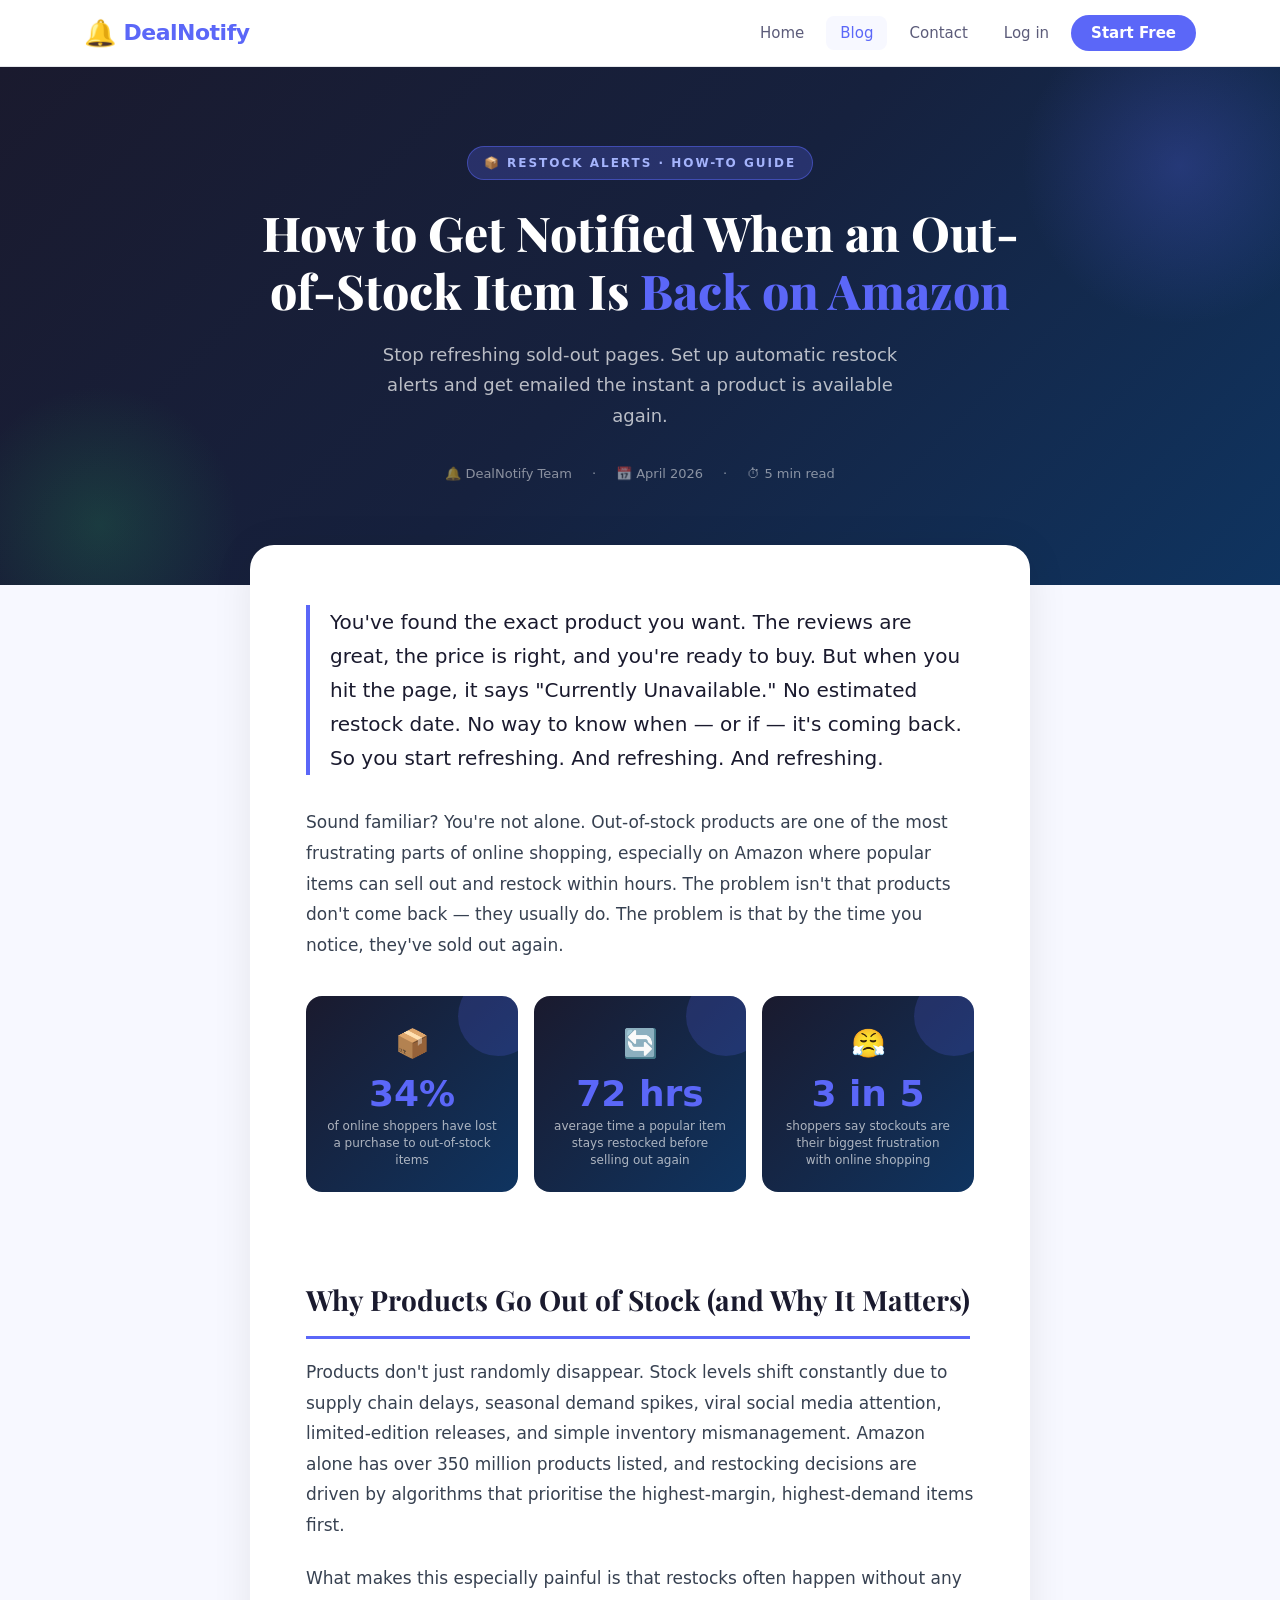
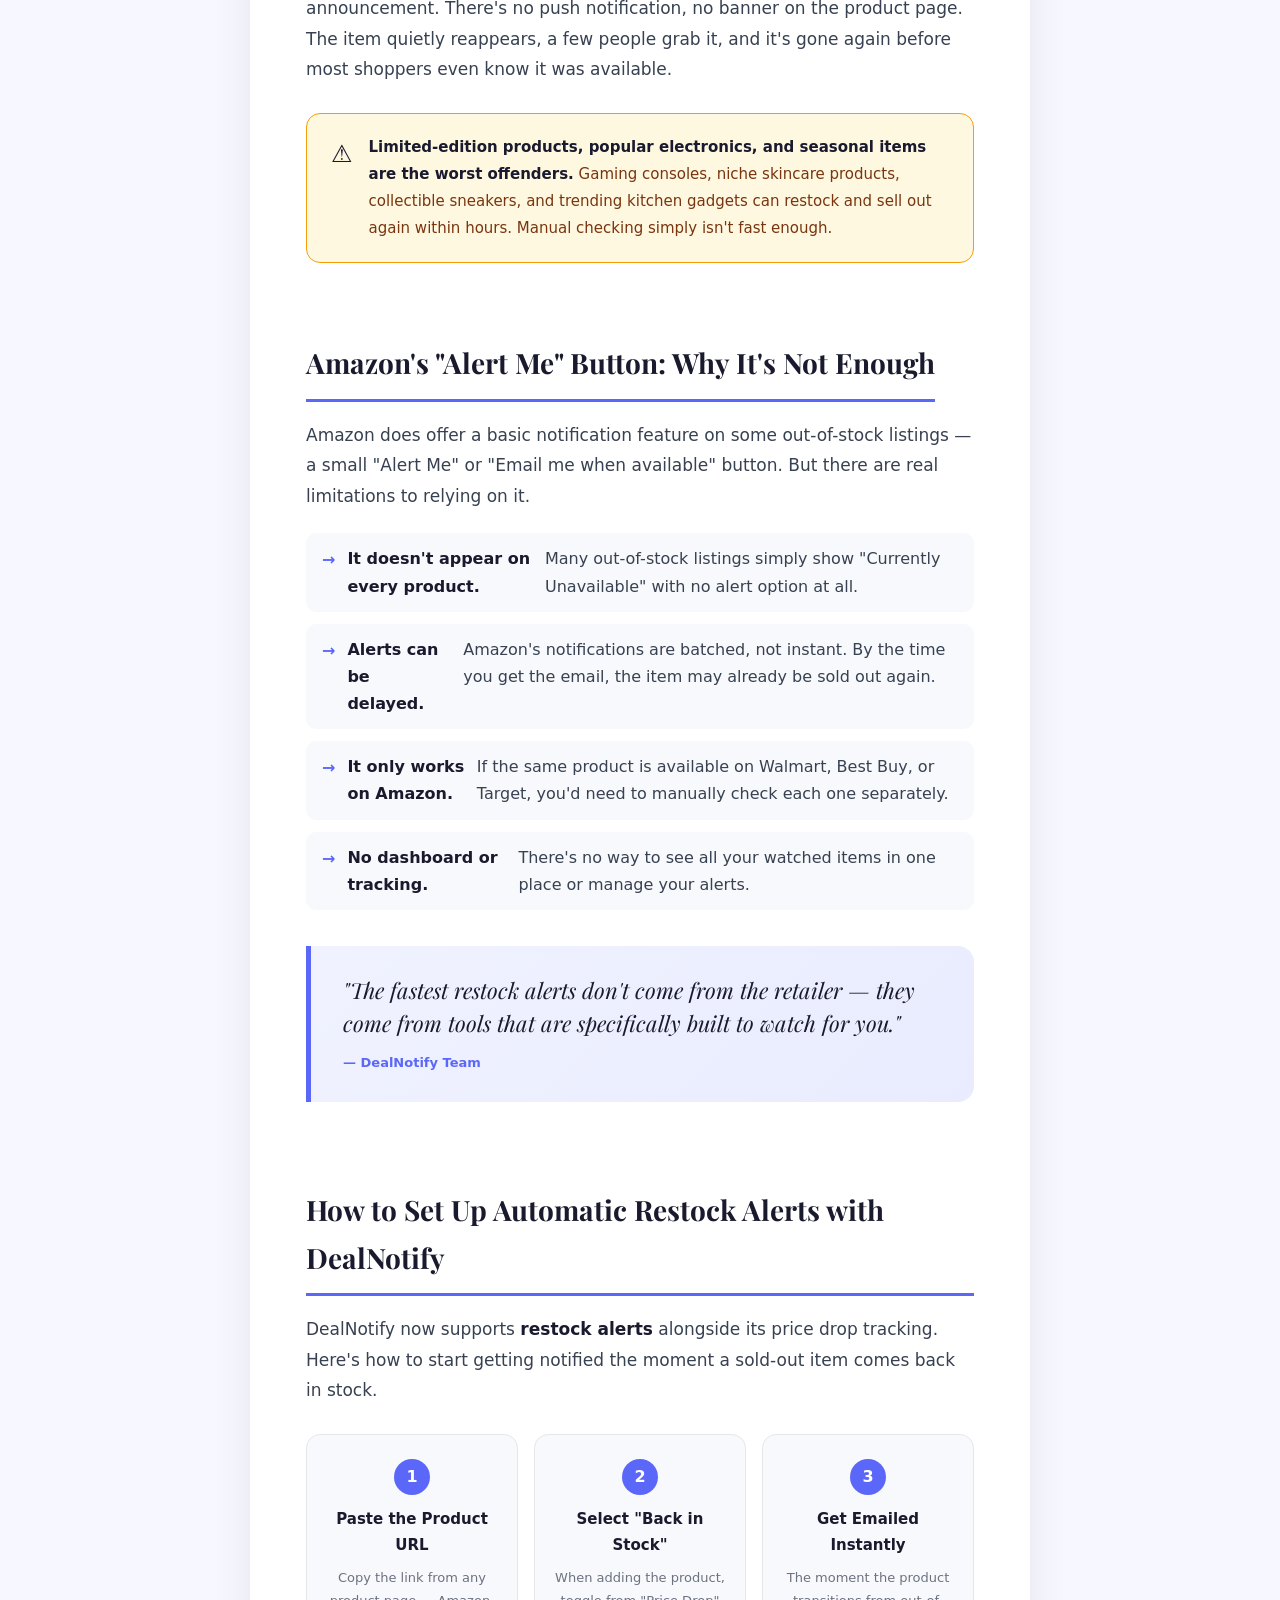
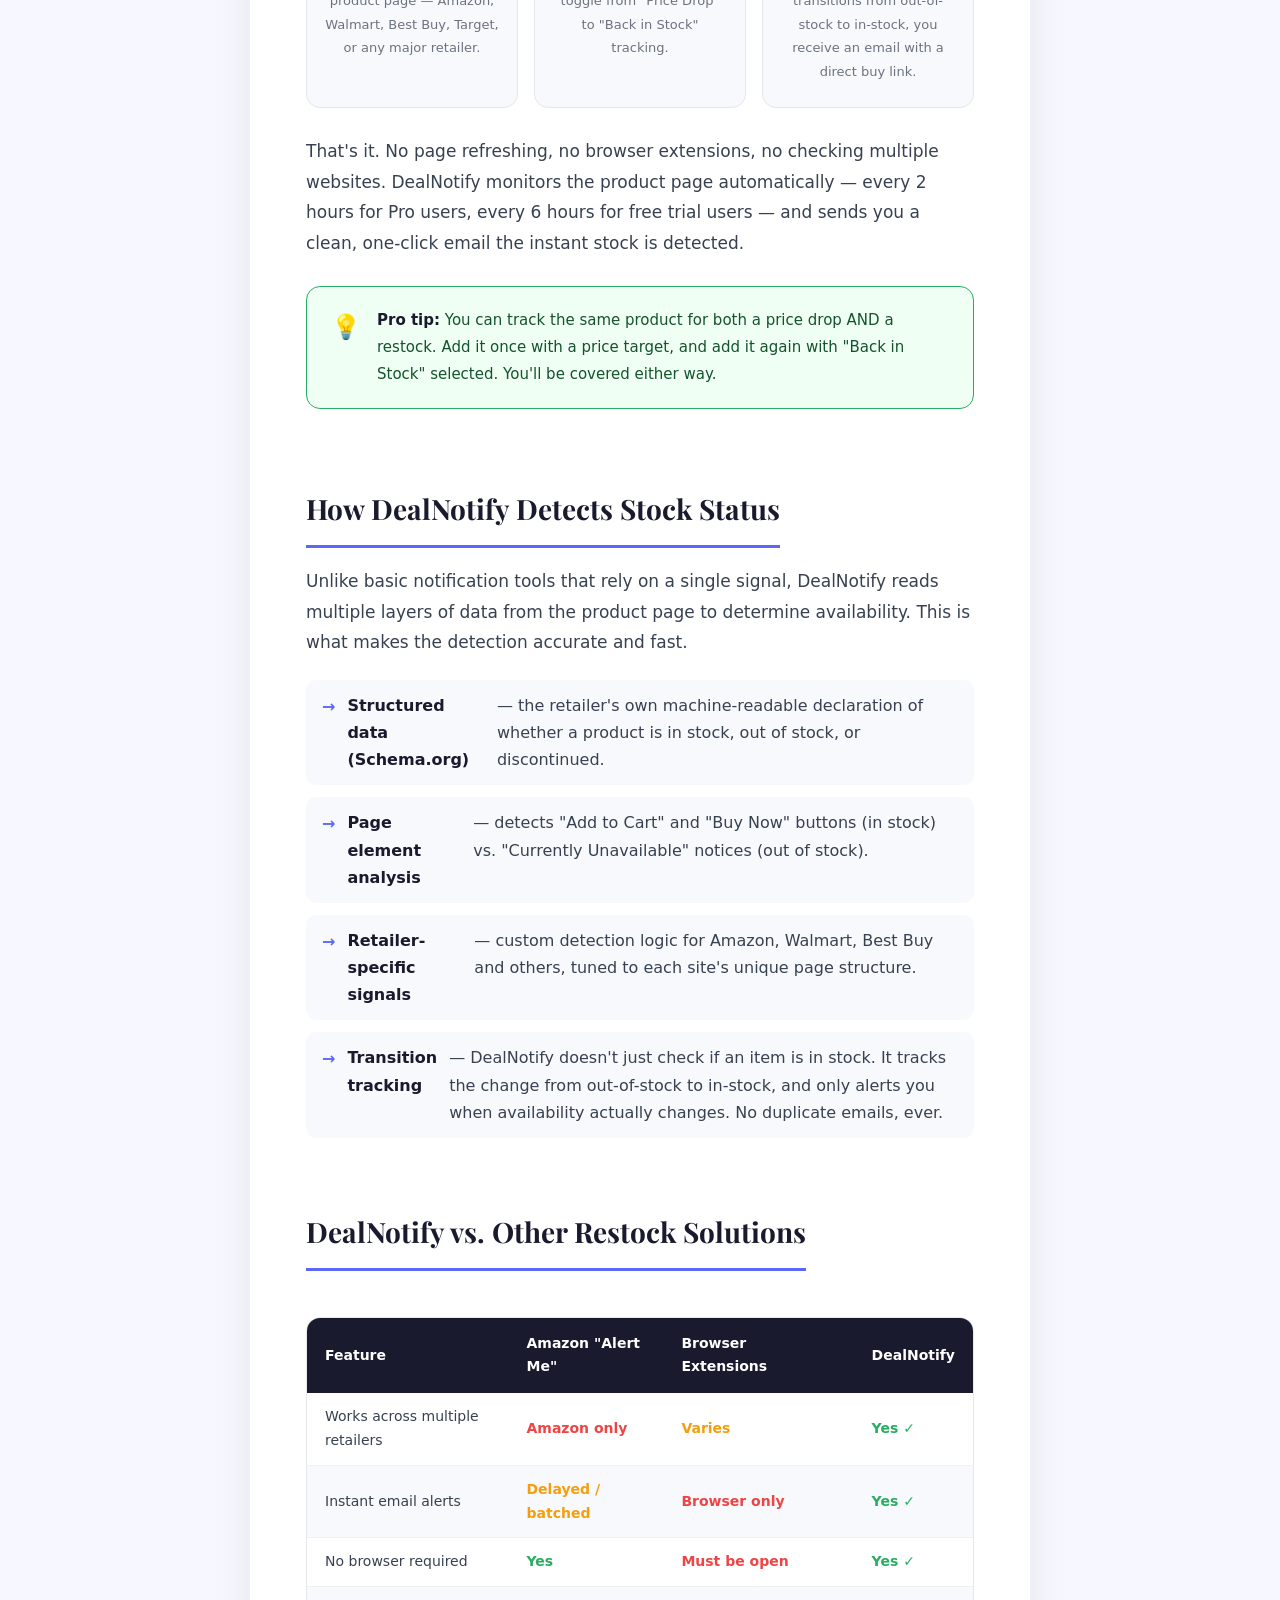
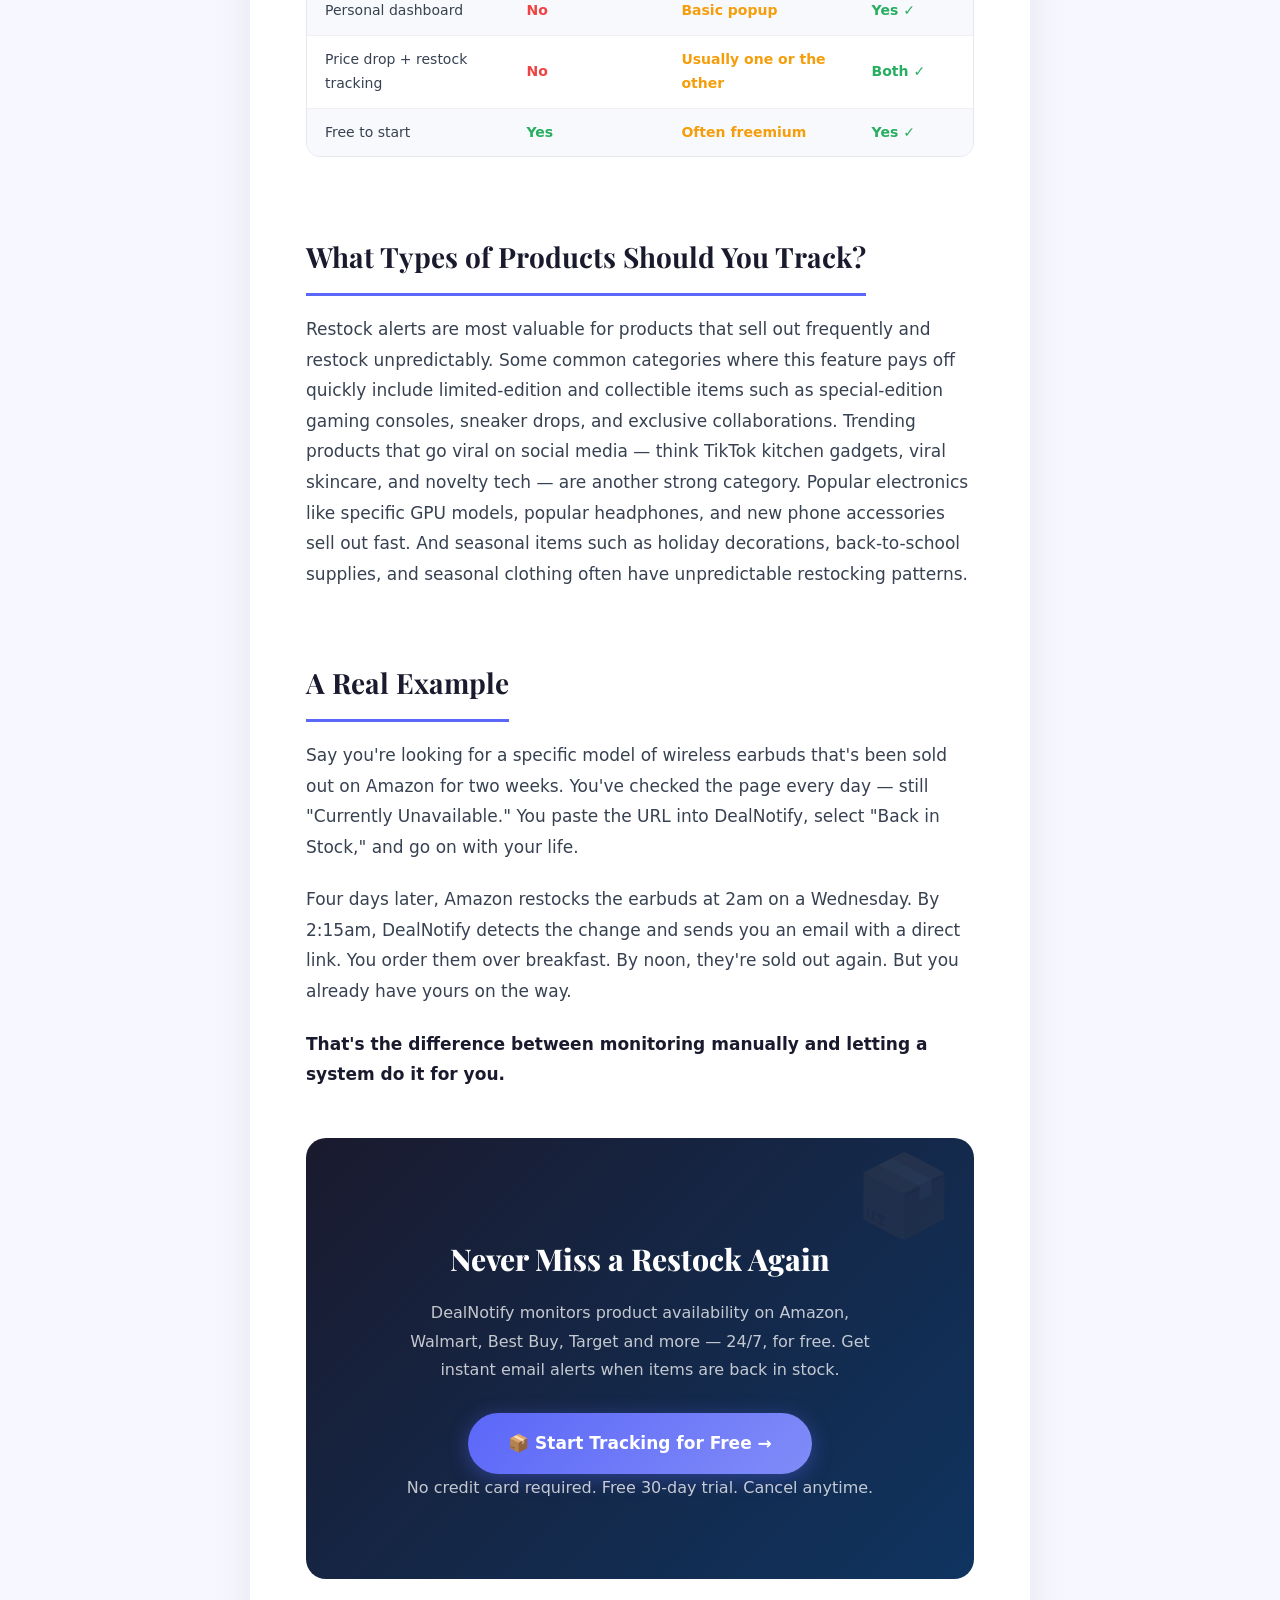
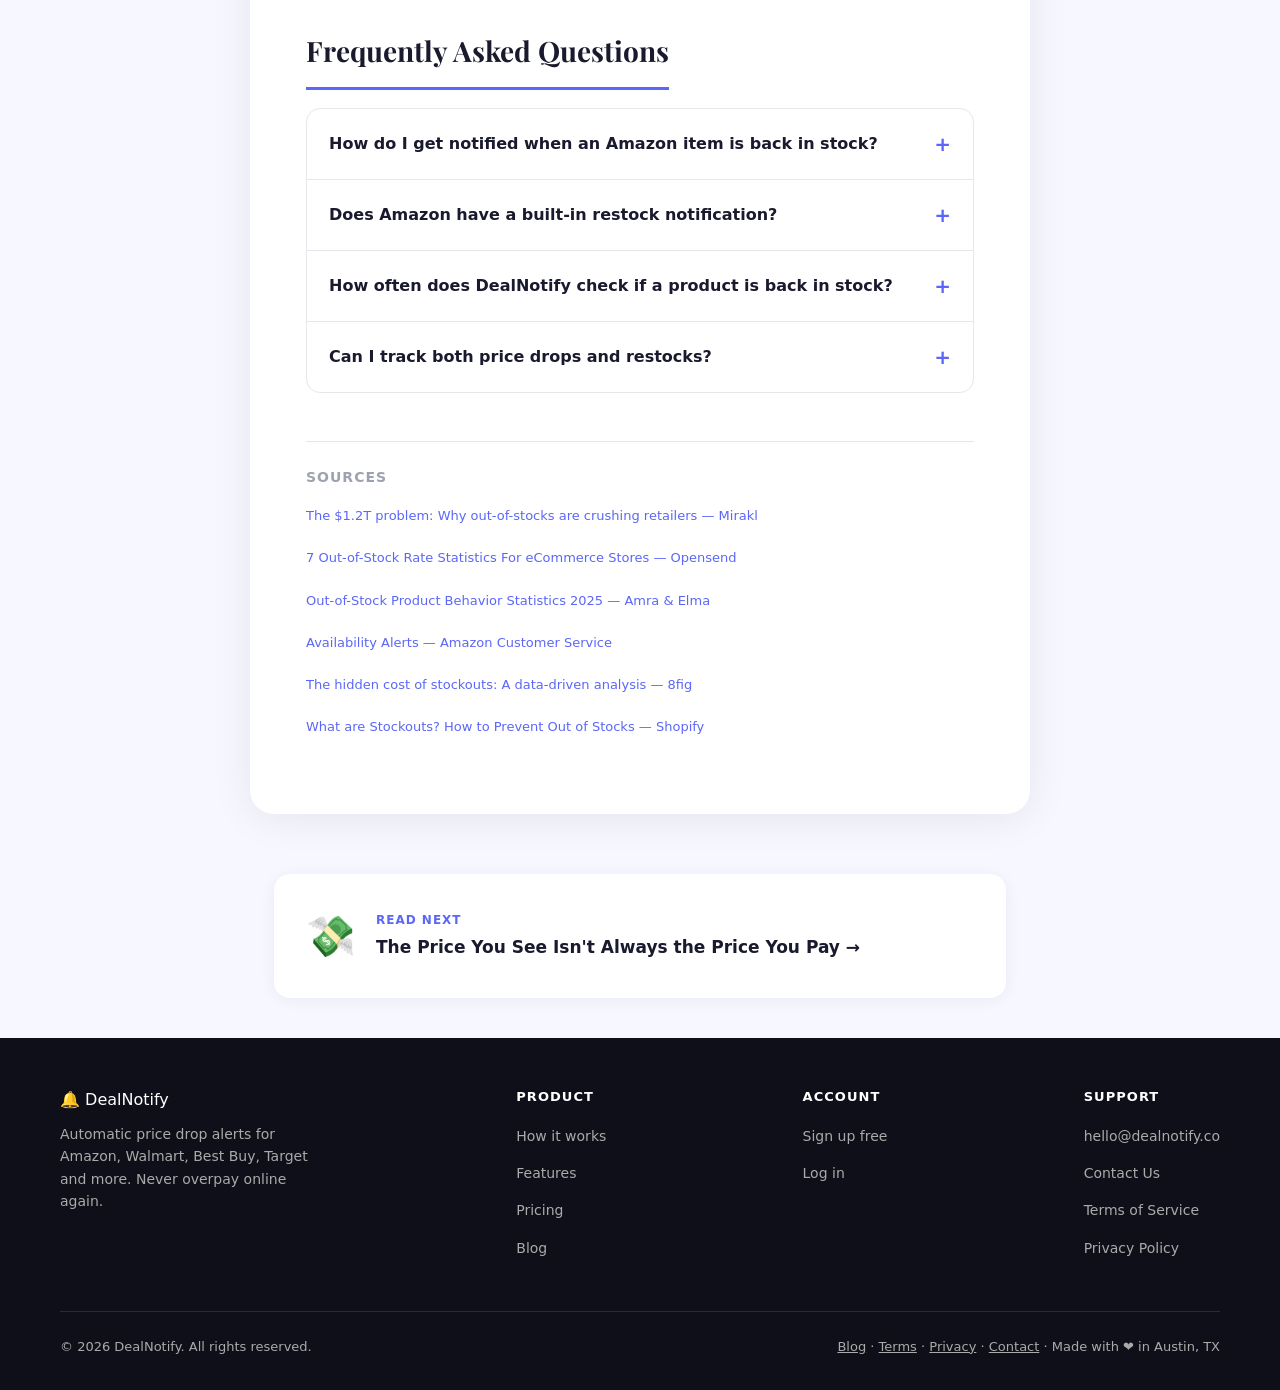
<file: blog-restock-alerts.html>
<!DOCTYPE html>
<html lang="en">
<head>
  <meta charset="UTF-8" />
  <meta name="viewport" content="width=device-width, initial-scale=1.0" />
  <!-- Google tag (gtag.js) -->
  <script async src="https://www.googletagmanager.com/gtag/js?id=G-QQ2L8EBBV8"></script>
  <script>
    window.dataLayer = window.dataLayer || [];
    function gtag(){dataLayer.push(arguments);}
    gtag('js', new Date());
    gtag('config', 'G-QQ2L8EBBV8');
  </script>
  <title>How to Get Notified When an Out-of-Stock Item Is Back on Amazon | DealNotify</title>
  <meta name="description" content="Stop refreshing sold-out product pages. Learn how to set up automatic restock alerts for Amazon, Walmart, Best Buy and more — and get emailed the instant an item is back in stock." />
  <link rel="canonical" href="https://www.dealnotify.co/blog/restock-alerts-back-in-stock-notifications" />

  <!-- Open Graph -->
  <meta property="og:title" content="How to Get Notified When an Out-of-Stock Item Is Back on Amazon" />
  <meta property="og:description" content="Stop refreshing sold-out pages. Get automatic email alerts the instant a product is back in stock." />
  <meta property="og:type" content="article" />
  <meta property="og:url" content="https://www.dealnotify.co/blog/restock-alerts-back-in-stock-notifications" />
  <meta property="og:image" content="https://www.dealnotify.co/og-blog-restock.png" />
  <meta property="og:site_name" content="DealNotify" />
  <meta property="article:published_time" content="2026-04-06T00:00:00Z" />
  <meta property="article:author" content="DealNotify Team" />
  <meta property="article:section" content="Smart Shopping" />
  <meta property="article:tag" content="restock alerts" />
  <meta property="article:tag" content="back in stock" />
  <meta property="article:tag" content="Amazon stock tracker" />

  <!-- Twitter Card -->
  <meta name="twitter:card" content="summary_large_image" />
  <meta name="twitter:title" content="How to Get Notified When an Out-of-Stock Item Is Back on Amazon" />
  <meta name="twitter:description" content="Stop refreshing sold-out pages. Get automatic restock alerts for Amazon, Walmart, Best Buy and more." />
  <meta name="twitter:image" content="https://www.dealnotify.co/og-blog-restock.png" />
  <meta name="twitter:site" content="@dealnotify" />

  <!-- Additional SEO -->
  <meta name="robots" content="index, follow" />
  <meta name="author" content="DealNotify Team" />
  <meta name="keywords" content="restock alerts, back in stock notification, Amazon restock alert, out of stock notification, stock tracker, Amazon back in stock, Walmart restock, Best Buy stock alert, product availability alert, DealNotify restock" />

  <!-- JSON-LD Article -->
  <script type="application/ld+json">
  {
    "@context": "https://schema.org",
    "@type": "Article",
    "headline": "How to Get Notified When an Out-of-Stock Item Is Back on Amazon",
    "description": "Stop refreshing sold-out product pages. Learn how to set up automatic restock alerts for Amazon, Walmart, Best Buy and more.",
    "image": "https://www.dealnotify.co/og-blog-restock.png",
    "author": {
      "@type": "Organization",
      "name": "DealNotify",
      "url": "https://www.dealnotify.co"
    },
    "publisher": {
      "@type": "Organization",
      "name": "DealNotify",
      "logo": {
        "@type": "ImageObject",
        "url": "https://www.dealnotify.co/favicon.ico"
      }
    },
    "datePublished": "2026-04-06",
    "dateModified": "2026-04-06",
    "mainEntityOfPage": {
      "@type": "WebPage",
      "@id": "https://www.dealnotify.co/blog/restock-alerts-back-in-stock-notifications"
    },
    "keywords": "restock alerts, back in stock notification, Amazon restock, stock tracker",
    "articleSection": "Smart Shopping",
    "wordCount": 1200
  }
  </script>

  <!-- FAQ Schema -->
  <script type="application/ld+json">
  {
    "@context": "https://schema.org",
    "@type": "FAQPage",
    "mainEntity": [
      {
        "@type": "Question",
        "name": "How do I get notified when an Amazon item is back in stock?",
        "acceptedAnswer": {
          "@type": "Answer",
          "text": "With DealNotify, paste the product URL into your dashboard, select 'Back in Stock' tracking, and you'll receive an instant email alert the moment the item becomes available again. It works for Amazon, Walmart, Best Buy, Target and more."
        }
      },
      {
        "@type": "Question",
        "name": "Does Amazon have a built-in restock notification feature?",
        "acceptedAnswer": {
          "@type": "Answer",
          "text": "Amazon offers a basic 'Alert Me' button on some out-of-stock listings, but it's inconsistent — it doesn't appear on every product, often sends alerts late, and doesn't work across other retailers. Third-party tools like DealNotify provide faster, more reliable cross-retailer restock alerts."
        }
      },
      {
        "@type": "Question",
        "name": "How often does DealNotify check stock status?",
        "acceptedAnswer": {
          "@type": "Answer",
          "text": "DealNotify checks stock status every 2 hours for Pro users and every 6 hours for free trial users. The moment an item transitions from out-of-stock to in-stock, you get an email alert within minutes."
        }
      },
      {
        "@type": "Question",
        "name": "Can I track restock alerts and price drops at the same time?",
        "acceptedAnswer": {
          "@type": "Answer",
          "text": "Yes. DealNotify lets you choose per product whether to track price drops or restock availability. You can have some products monitored for price targets and others monitored for back-in-stock alerts — all in the same dashboard."
        }
      }
    ]
  }
  </script>

  <link href="https://fonts.googleapis.com/css2?family=Inter:wght@400;500;600;700;800;900&family=Playfair+Display:wght@700;800&display=swap" rel="stylesheet" />
  <style>
    *, *::before, *::after { box-sizing: border-box; margin: 0; padding: 0; }

    body {
      font-family: 'Segoe UI', system-ui, -apple-system, sans-serif;
      background: #f7f8ff;
      color: #1a1a2e;
      line-height: 1.7;
      -webkit-font-smoothing: antialiased;
    }

    /* ── Hero ── */
    .hero {
      background: linear-gradient(135deg, #1a1a2e 0%, #16213e 50%, #0f3460 100%);
      color: #fff;
      padding: 80px 24px 100px;
      text-align: center;
      position: relative;
      overflow: hidden;
    }
    .hero::before {
      content: '';
      position: absolute;
      top: -60px; right: -60px;
      width: 320px; height: 320px;
      background: radial-gradient(circle, rgba(91,103,248,0.25) 0%, transparent 70%);
      border-radius: 50%;
    }
    .hero::after {
      content: '';
      position: absolute;
      bottom: -80px; left: -40px;
      width: 280px; height: 280px;
      background: radial-gradient(circle, rgba(39,174,96,0.2) 0%, transparent 70%);
      border-radius: 50%;
    }
    .hero-tag {
      display: inline-block;
      background: rgba(91,103,248,0.25);
      border: 1px solid rgba(91,103,248,0.5);
      color: #a5b4fc;
      font-size: 12px;
      font-weight: 700;
      letter-spacing: 2px;
      text-transform: uppercase;
      padding: 6px 16px;
      border-radius: 50px;
      margin-bottom: 24px;
    }
    .hero h1 {
      font-family: 'Playfair Display', serif;
      font-size: clamp(28px, 5vw, 48px);
      font-weight: 800;
      line-height: 1.2;
      max-width: 760px;
      margin: 0 auto 20px;
    }
    .hero h1 span { color: #5b67f8; }
    .hero-sub {
      font-size: 18px;
      color: rgba(255,255,255,0.7);
      max-width: 560px;
      margin: 0 auto 32px;
    }
    .hero-meta {
      display: flex;
      align-items: center;
      justify-content: center;
      gap: 20px;
      font-size: 13px;
      color: rgba(255,255,255,0.5);
    }
    .hero-meta span { display: flex; align-items: center; gap: 6px; }

    /* ── Layout ── */
    .container {
      max-width: 780px;
      margin: 0 auto;
      padding: 0 24px;
    }
    .article-body {
      background: #fff;
      border-radius: 24px;
      margin: -40px auto 60px;
      max-width: 780px;
      padding: 60px 56px;
      box-shadow: 0 4px 40px rgba(0,0,0,0.08);
      position: relative;
      z-index: 1;
    }

    /* ── Prose ── */
    .article-body p {
      font-size: 17px;
      color: #374151;
      margin-bottom: 22px;
      line-height: 1.8;
    }
    .article-body h2 {
      font-family: 'Playfair Display', serif;
      font-size: 28px;
      font-weight: 700;
      color: #1a1a2e;
      margin: 48px 0 18px;
      padding-bottom: 12px;
      border-bottom: 3px solid #5b67f8;
      display: inline-block;
    }
    .article-body h3 {
      font-size: 19px;
      font-weight: 700;
      color: #1a1a2e;
      margin: 32px 0 12px;
    }
    .article-body ul {
      margin: 0 0 22px 0;
      padding-left: 0;
      list-style: none;
    }
    .article-body ul li {
      display: flex;
      gap: 12px;
      align-items: flex-start;
      font-size: 16px;
      color: #374151;
      margin-bottom: 12px;
      padding: 12px 16px;
      background: #f8f9fc;
      border-radius: 10px;
    }
    .article-body ul li::before {
      content: '→';
      color: #5b67f8;
      font-weight: 700;
      flex-shrink: 0;
      margin-top: 1px;
    }
    strong { color: #1a1a2e; }

    /* ── Opening hook ── */
    .opening-hook {
      font-size: 20px !important;
      color: #1a1a2e !important;
      font-weight: 500;
      line-height: 1.7 !important;
      border-left: 4px solid #5b67f8;
      padding-left: 20px;
      margin-bottom: 32px !important;
    }

    /* ── Stat Cards ── */
    .stat-grid {
      display: grid;
      grid-template-columns: repeat(3, 1fr);
      gap: 16px;
      margin: 36px 0;
    }
    @media (max-width: 600px) { .stat-grid { grid-template-columns: 1fr; } }
    .stat-card {
      background: linear-gradient(135deg, #1a1a2e, #0f3460);
      border-radius: 16px;
      padding: 24px 20px;
      text-align: center;
      color: #fff;
      position: relative;
      overflow: hidden;
    }
    .stat-card::after {
      content: '';
      position: absolute;
      top: -20px; right: -20px;
      width: 80px; height: 80px;
      background: rgba(91,103,248,0.2);
      border-radius: 50%;
    }
    .stat-icon { font-size: 28px; margin-bottom: 8px; }
    .stat-number {
      font-size: 36px;
      font-weight: 900;
      color: #5b67f8;
      line-height: 1;
      margin-bottom: 6px;
    }
    .stat-label {
      font-size: 12px;
      color: rgba(255,255,255,0.65);
      line-height: 1.4;
    }

    /* ── Pull Quote ── */
    .pull-quote {
      background: linear-gradient(135deg, #f0f2ff, #e8ecff);
      border-left: 5px solid #5b67f8;
      border-radius: 0 16px 16px 0;
      padding: 28px 32px;
      margin: 36px 0;
    }
    .pull-quote p {
      font-family: 'Playfair Display', serif;
      font-size: 22px !important;
      font-style: italic;
      color: #1a1a2e !important;
      margin: 0 !important;
      line-height: 1.5 !important;
    }
    .pull-quote cite {
      display: block;
      font-size: 13px;
      color: #5b67f8;
      font-weight: 600;
      margin-top: 12px;
      font-style: normal;
    }

    /* ── Alert / Fact Boxes ── */
    .alert-box {
      background: #fff8e1;
      border: 1px solid #f59e0b;
      border-radius: 14px;
      padding: 20px 24px;
      margin: 28px 0;
      display: flex;
      gap: 16px;
      align-items: flex-start;
    }
    .alert-box .alert-icon { font-size: 24px; flex-shrink: 0; }
    .alert-box p { margin: 0 !important; font-size: 15px !important; color: #78350f !important; }

    .fact-box {
      background: #f0fff4;
      border: 1px solid #27ae60;
      border-radius: 14px;
      padding: 20px 24px;
      margin: 28px 0;
      display: flex;
      gap: 16px;
      align-items: flex-start;
    }
    .fact-box .fact-icon { font-size: 24px; flex-shrink: 0; }
    .fact-box p { margin: 0 !important; font-size: 15px !important; color: #14532d !important; }

    /* ── How It Works ── */
    .how-grid {
      display: grid;
      grid-template-columns: repeat(3, 1fr);
      gap: 16px;
      margin: 28px 0;
    }
    @media (max-width: 600px) { .how-grid { grid-template-columns: 1fr; } }
    .how-card {
      background: #f8f9fc;
      border-radius: 14px;
      padding: 24px 18px;
      text-align: center;
      border: 1px solid #e5e7eb;
      transition: box-shadow 0.2s;
    }
    .how-card:hover { box-shadow: 0 4px 20px rgba(91,103,248,0.15); }
    .how-card .step-num {
      width: 36px; height: 36px;
      background: #5b67f8;
      color: #fff;
      border-radius: 50%;
      display: flex; align-items: center; justify-content: center;
      font-weight: 800; font-size: 16px;
      margin: 0 auto 12px;
    }
    .how-card h4 { font-size: 15px; font-weight: 700; color: #1a1a2e; margin-bottom: 8px; }
    .how-card p { font-size: 13px !important; color: #6b7280 !important; margin: 0 !important; }

    /* ── Comparison Table ── */
    .compare-table {
      width: 100%;
      border-collapse: separate;
      border-spacing: 0;
      margin: 28px 0;
      border-radius: 14px;
      overflow: hidden;
      border: 1px solid #e5e7eb;
    }
    .compare-table th {
      background: #1a1a2e;
      color: #fff;
      padding: 14px 18px;
      text-align: left;
      font-size: 14px;
      font-weight: 700;
    }
    .compare-table td {
      padding: 12px 18px;
      font-size: 14px;
      color: #374151;
      border-bottom: 1px solid #f0f0f0;
    }
    .compare-table tr:last-child td { border-bottom: none; }
    .compare-table tr:nth-child(even) td { background: #f8f9fc; }
    .compare-table .yes { color: #27ae60; font-weight: 700; }
    .compare-table .no { color: #ef4444; font-weight: 700; }
    .compare-table .meh { color: #f59e0b; font-weight: 600; }

    /* ── CTA ── */
    .cta-section {
      background: linear-gradient(135deg, #1a1a2e 0%, #0f3460 100%);
      border-radius: 20px;
      padding: 48px 40px;
      text-align: center;
      color: #fff;
      margin-top: 48px;
      position: relative;
      overflow: hidden;
    }
    .cta-section::before {
      content: '📦';
      font-size: 80px;
      position: absolute;
      top: -10px; right: 20px;
      opacity: 0.08;
    }
    .cta-section h2 {
      font-family: 'Playfair Display', serif;
      font-size: 30px;
      font-weight: 800;
      margin-bottom: 14px;
      border: none !important;
      padding: 0 !important;
      display: block !important;
      color: #fff !important;
    }
    .cta-section p {
      color: rgba(255,255,255,0.75) !important;
      font-size: 16px !important;
      max-width: 480px;
      margin: 0 auto 28px !important;
    }
    .cta-btn {
      display: inline-block;
      background: linear-gradient(135deg, #5b67f8, #818cf8);
      color: #fff;
      text-decoration: none;
      padding: 16px 40px;
      border-radius: 50px;
      font-weight: 700;
      font-size: 17px;
      transition: transform 0.2s, box-shadow 0.2s;
      box-shadow: 0 4px 20px rgba(91,103,248,0.4);
    }
    .cta-btn:hover { transform: translateY(-2px); box-shadow: 0 8px 28px rgba(91,103,248,0.5); }
    .cta-sub { margin-top: 14px !important; font-size: 13px !important; color: rgba(255,255,255,0.45) !important; }

    /* ── Sources ── */
    .sources {
      margin-top: 48px;
      padding-top: 24px;
      border-top: 1px solid #e5e7eb;
    }
    .sources h4 { font-size: 14px; font-weight: 700; color: #9ca3af; text-transform: uppercase; letter-spacing: 1px; margin-bottom: 12px; }
    .sources ul { list-style: none; padding: 0; margin: 0; }
    .sources ul li { background: none !important; padding: 4px 0 !important; display: block !important; font-size: 13px; color: #6b7280; }
    .sources ul li a { color: #5b67f8; text-decoration: none; }
    .sources ul li a:hover { text-decoration: underline; }
    .sources ul li::before { display: none !important; }

    /* ── Footer ── */
    .blog-footer {
      text-align: center;
      padding: 40px 24px;
      font-size: 14px;
      color: #9ca3af;
    }
    .blog-footer a { color: #5b67f8; text-decoration: none; font-weight: 600; }

    @media (max-width: 768px) {
      .article-body { padding: 36px 28px; margin: -30px auto 40px; }
      .stat-grid { grid-template-columns: 1fr 1fr; }
      .how-grid { grid-template-columns: 1fr; }
      .compare-table { font-size: 13px; }
      .compare-table th, .compare-table td { padding: 10px 12px; }
    }
    @media (max-width: 480px) {
      .hero { padding: 60px 16px 80px; }
      .hero h1 { font-size: 26px; }
      .hero-sub { font-size: 15px; }
      .hero-meta { flex-wrap: wrap; gap: 8px; justify-content: center; }
      .article-body { padding: 24px 16px; margin: -20px auto 32px; border-radius: 16px; }
      .stat-grid { grid-template-columns: 1fr; }
      .pull-quote { padding: 20px 18px; }
      .pull-quote p { font-size: 18px !important; }
      .article-body h2 { font-size: 22px; }
      /* Hide less critical table columns on tiny screens */
      .compare-table th:nth-child(3),
      .compare-table td:nth-child(3) { display: none; }
    }
  </style>
</head>
<body>

<!-- Shared nav styles (matches index.html) -->
<style>
  :root {
    --primary: #5b67f8; --primary-dark: #4351d8;
    --text: #1a1a2e; --text-light: #5c5c7a;
    --bg-light: #f7f8ff; --white: #ffffff;
    --border: #e5e7eb; --radius-sm: 8px;
  }
  body { padding-top: 66px; font-family: 'Segoe UI', system-ui, -apple-system, sans-serif; -webkit-font-smoothing: antialiased; }
  .site-header {
    background: rgba(255,255,255,0.97);
    backdrop-filter: blur(10px);
    position: fixed; width: 100%; top: 0; z-index: 200;
    border-bottom: 1px solid var(--border);
  }
  .site-nav {
    max-width: 1160px; margin: 0 auto; padding: 0 24px;
    height: 66px; display: flex; justify-content: space-between; align-items: center;
  }
  .site-nav .logo {
    font-size: 22px; font-weight: 800; color: var(--primary);
    letter-spacing: -0.5px; text-decoration: none;
    display: flex; align-items: center; gap: 8px;
  }
  .site-nav .logo-icon { font-size: 26px; }
  .site-nav .nav-links { list-style: none; display: flex; gap: 8px; align-items: center; }
  .site-nav .nav-links a {
    color: var(--text-light); font-size: 15px; font-weight: 500;
    padding: 8px 14px; border-radius: var(--radius-sm);
    transition: color 0.2s, background 0.2s; text-decoration: none;
  }
  .site-nav .nav-links a:hover, .site-nav .nav-links a.active { color: var(--primary); background: var(--bg-light); }
  .site-nav .nav-cta {
    background: var(--primary) !important; color: var(--white) !important;
    padding: 9px 20px !important; border-radius: 50px !important; font-weight: 600 !important;
    transition: background 0.2s, transform 0.2s !important;
  }
  .site-nav .nav-cta:hover { background: var(--primary-dark) !important; transform: translateY(-1px); }
  .nav-hamburger {
    display: none; flex-direction: column; gap: 5px; cursor: pointer;
    padding: 7px; border-radius: 8px; background: var(--bg-light); border: 1px solid var(--border);
  }
  .nav-hamburger span { display: block; width: 22px; height: 2px; background: var(--primary); border-radius: 2px; transition: all 0.3s; }
  .nav-mobile-dropdown {
    display: none; flex-direction: column; background: white;
    border-top: 1px solid var(--border); padding: 8px 16px 16px;
    box-shadow: 0 8px 24px rgba(0,0,0,0.08);
  }
  .nav-mobile-dropdown.open { display: flex; }
  .nav-mobile-link {
    padding: 13px 12px; font-size: 16px; font-weight: 500;
    color: var(--text); text-decoration: none; border-radius: 10px; transition: background 0.2s;
  }
  .nav-mobile-link:hover { background: var(--bg-light); color: var(--primary); }
  .nav-mobile-cta {
    margin-top: 8px; background: var(--primary); color: white !important;
    text-align: center; padding: 14px !important; border-radius: 50px;
    font-weight: 700; font-size: 16px;
  }
  /* Footer */
  .site-footer { background: #0f0f1a; color: #aaa; padding: 48px 24px 32px; }
  .site-footer .footer-inner { max-width: 1160px; margin: 0 auto; }
  .site-footer .footer-top { display: flex; justify-content: space-between; align-items: flex-start; flex-wrap: wrap; gap: 32px; margin-bottom: 40px; }
  .site-footer .footer-brand .logo { color: #fff; text-decoration: none; }
  .site-footer .footer-brand p { font-size: 14px; margin-top: 10px; max-width: 260px; line-height: 1.6; }
  .site-footer .footer-links h4 { font-size: 13px; font-weight: 700; color: #fff; text-transform: uppercase; letter-spacing: 0.08em; margin-bottom: 14px; }
  .site-footer .footer-links ul { list-style: none; }
  .site-footer .footer-links ul li { margin-bottom: 10px; }
  .site-footer .footer-links ul li a { font-size: 14px; color: #aaa; transition: color 0.2s; text-decoration: none; }
  .site-footer .footer-links ul li a:hover { color: #fff; }
  .site-footer .footer-bottom { border-top: 1px solid #2a2a3a; padding-top: 24px; display: flex; justify-content: space-between; align-items: center; flex-wrap: wrap; gap: 12px; font-size: 13px; }
  @media (max-width: 768px) {
    .site-nav .nav-links { display: none; }
    .nav-hamburger { display: flex; }
    .site-footer .footer-top { flex-direction: column; }
    .site-footer .footer-bottom { flex-direction: column; text-align: center; }
  }
</style>

<!-- Nav -->
<header class="site-header">
  <nav class="site-nav">
    <a href="/" class="logo"><span class="logo-icon">🔔</span> DealNotify</a>
    <ul class="nav-links">
      <li><a href="/">Home</a></li>
      <li><a href="/blog" class="active">Blog</a></li>
      <li><a href="/contact.html">Contact</a></li>
      <li><a href="/dashboard">Log in</a></li>
      <li><a href="/" class="nav-cta">Start Free</a></li>
    </ul>
    <button class="nav-hamburger" onclick="toggleBlogNav()" aria-label="Menu">
      <span></span><span></span><span></span>
    </button>
  </nav>
  <div class="nav-mobile-dropdown" id="blogMobileNav">
    <a href="/" class="nav-mobile-link">Home</a>
    <a href="/blog" class="nav-mobile-link">Blog</a>
    <a href="/contact.html" class="nav-mobile-link">Contact</a>
    <a href="/dashboard" class="nav-mobile-link">Log in</a>
    <a href="/" class="nav-mobile-link nav-mobile-cta">Start Free →</a>
  </div>
</header>
<script>
  function toggleBlogNav() { document.getElementById('blogMobileNav').classList.toggle('open'); }
</script>

<!-- Hero -->
<div class="hero">
  <div class="hero-tag">📦 Restock Alerts · How-To Guide</div>
  <h1>How to Get Notified When an Out-of-Stock Item Is <span>Back on Amazon</span></h1>
  <p class="hero-sub">Stop refreshing sold-out pages. Set up automatic restock alerts and get emailed the instant a product is available again.</p>
  <div class="hero-meta">
    <span>🔔 DealNotify Team</span>
    <span>·</span>
    <span>📅 April 2026</span>
    <span>·</span>
    <span>⏱ 5 min read</span>
  </div>
</div>

<!-- Article -->
<div class="article-body container">

  <p class="opening-hook">You've found the exact product you want. The reviews are great, the price is right, and you're ready to buy. But when you hit the page, it says "Currently Unavailable." No estimated restock date. No way to know when — or if — it's coming back. So you start refreshing. And refreshing. And refreshing.</p>

  <p>Sound familiar? You're not alone. Out-of-stock products are one of the most frustrating parts of online shopping, especially on Amazon where popular items can sell out and restock within hours. The problem isn't that products don't come back — they usually do. The problem is that by the time you notice, they've sold out again.</p>

  <!-- Stat Grid -->
  <div class="stat-grid">
    <div class="stat-card">
      <div class="stat-icon">📦</div>
      <div class="stat-number">34%</div>
      <div class="stat-label">of online shoppers have lost a purchase to out-of-stock items</div>
    </div>
    <div class="stat-card">
      <div class="stat-icon">🔄</div>
      <div class="stat-number">72 hrs</div>
      <div class="stat-label">average time a popular item stays restocked before selling out again</div>
    </div>
    <div class="stat-card">
      <div class="stat-icon">😤</div>
      <div class="stat-number">3 in 5</div>
      <div class="stat-label">shoppers say stockouts are their biggest frustration with online shopping</div>
    </div>
  </div>

  <h2>Why Products Go Out of Stock (and Why It Matters)</h2>

  <p>Products don't just randomly disappear. Stock levels shift constantly due to supply chain delays, seasonal demand spikes, viral social media attention, limited-edition releases, and simple inventory mismanagement. Amazon alone has over 350 million products listed, and restocking decisions are driven by algorithms that prioritise the highest-margin, highest-demand items first.</p>

  <p>What makes this especially painful is that restocks often happen without any announcement. There's no push notification, no banner on the product page. The item quietly reappears, a few people grab it, and it's gone again before most shoppers even know it was available.</p>

  <div class="alert-box">
    <span class="alert-icon">⚠️</span>
    <p><strong>Limited-edition products, popular electronics, and seasonal items are the worst offenders.</strong> Gaming consoles, niche skincare products, collectible sneakers, and trending kitchen gadgets can restock and sell out again within hours. Manual checking simply isn't fast enough.</p>
  </div>

  <h2>Amazon's "Alert Me" Button: Why It's Not Enough</h2>

  <p>Amazon does offer a basic notification feature on some out-of-stock listings — a small "Alert Me" or "Email me when available" button. But there are real limitations to relying on it.</p>

  <ul>
    <li><strong>It doesn't appear on every product.</strong> Many out-of-stock listings simply show "Currently Unavailable" with no alert option at all.</li>
    <li><strong>Alerts can be delayed.</strong> Amazon's notifications are batched, not instant. By the time you get the email, the item may already be sold out again.</li>
    <li><strong>It only works on Amazon.</strong> If the same product is available on Walmart, Best Buy, or Target, you'd need to manually check each one separately.</li>
    <li><strong>No dashboard or tracking.</strong> There's no way to see all your watched items in one place or manage your alerts.</li>
  </ul>

  <div class="pull-quote">
    <p>"The fastest restock alerts don't come from the retailer — they come from tools that are specifically built to watch for you."</p>
    <cite>— DealNotify Team</cite>
  </div>

  <h2>How to Set Up Automatic Restock Alerts with DealNotify</h2>

  <p>DealNotify now supports <strong>restock alerts</strong> alongside its price drop tracking. Here's how to start getting notified the moment a sold-out item comes back in stock.</p>

  <div class="how-grid">
    <div class="how-card">
      <div class="step-num">1</div>
      <h4>Paste the Product URL</h4>
      <p>Copy the link from any product page — Amazon, Walmart, Best Buy, Target, or any major retailer.</p>
    </div>
    <div class="how-card">
      <div class="step-num">2</div>
      <h4>Select "Back in Stock"</h4>
      <p>When adding the product, toggle from "Price Drop" to "Back in Stock" tracking.</p>
    </div>
    <div class="how-card">
      <div class="step-num">3</div>
      <h4>Get Emailed Instantly</h4>
      <p>The moment the product transitions from out-of-stock to in-stock, you receive an email with a direct buy link.</p>
    </div>
  </div>

  <p>That's it. No page refreshing, no browser extensions, no checking multiple websites. DealNotify monitors the product page automatically — every 2 hours for Pro users, every 6 hours for free trial users — and sends you a clean, one-click email the instant stock is detected.</p>

  <div class="fact-box">
    <span class="fact-icon">💡</span>
    <p><strong>Pro tip:</strong> You can track the same product for both a price drop AND a restock. Add it once with a price target, and add it again with "Back in Stock" selected. You'll be covered either way.</p>
  </div>

  <h2>How DealNotify Detects Stock Status</h2>

  <p>Unlike basic notification tools that rely on a single signal, DealNotify reads multiple layers of data from the product page to determine availability. This is what makes the detection accurate and fast.</p>

  <ul>
    <li><strong>Structured data (Schema.org)</strong> — the retailer's own machine-readable declaration of whether a product is in stock, out of stock, or discontinued.</li>
    <li><strong>Page element analysis</strong> — detects "Add to Cart" and "Buy Now" buttons (in stock) vs. "Currently Unavailable" notices (out of stock).</li>
    <li><strong>Retailer-specific signals</strong> — custom detection logic for Amazon, Walmart, Best Buy and others, tuned to each site's unique page structure.</li>
    <li><strong>Transition tracking</strong> — DealNotify doesn't just check if an item is in stock. It tracks the change from out-of-stock to in-stock, and only alerts you when availability actually changes. No duplicate emails, ever.</li>
  </ul>

  <h2>DealNotify vs. Other Restock Solutions</h2>

  <table class="compare-table">
    <thead>
      <tr>
        <th>Feature</th>
        <th>Amazon "Alert Me"</th>
        <th>Browser Extensions</th>
        <th>DealNotify</th>
      </tr>
    </thead>
    <tbody>
      <tr>
        <td>Works across multiple retailers</td>
        <td class="no">Amazon only</td>
        <td class="meh">Varies</td>
        <td class="yes">Yes ✓</td>
      </tr>
      <tr>
        <td>Instant email alerts</td>
        <td class="meh">Delayed / batched</td>
        <td class="no">Browser only</td>
        <td class="yes">Yes ✓</td>
      </tr>
      <tr>
        <td>No browser required</td>
        <td class="yes">Yes</td>
        <td class="no">Must be open</td>
        <td class="yes">Yes ✓</td>
      </tr>
      <tr>
        <td>Personal dashboard</td>
        <td class="no">No</td>
        <td class="meh">Basic popup</td>
        <td class="yes">Yes ✓</td>
      </tr>
      <tr>
        <td>Price drop + restock tracking</td>
        <td class="no">No</td>
        <td class="meh">Usually one or the other</td>
        <td class="yes">Both ✓</td>
      </tr>
      <tr>
        <td>Free to start</td>
        <td class="yes">Yes</td>
        <td class="meh">Often freemium</td>
        <td class="yes">Yes ✓</td>
      </tr>
    </tbody>
  </table>

  <h2>What Types of Products Should You Track?</h2>

  <p>Restock alerts are most valuable for products that sell out frequently and restock unpredictably. Some common categories where this feature pays off quickly include limited-edition and collectible items such as special-edition gaming consoles, sneaker drops, and exclusive collaborations. Trending products that go viral on social media — think TikTok kitchen gadgets, viral skincare, and novelty tech — are another strong category. Popular electronics like specific GPU models, popular headphones, and new phone accessories sell out fast. And seasonal items such as holiday decorations, back-to-school supplies, and seasonal clothing often have unpredictable restocking patterns.</p>

  <h2>A Real Example</h2>

  <p>Say you're looking for a specific model of wireless earbuds that's been sold out on Amazon for two weeks. You've checked the page every day — still "Currently Unavailable." You paste the URL into DealNotify, select "Back in Stock," and go on with your life.</p>

  <p>Four days later, Amazon restocks the earbuds at 2am on a Wednesday. By 2:15am, DealNotify detects the change and sends you an email with a direct link. You order them over breakfast. By noon, they're sold out again. But you already have yours on the way.</p>

  <p><strong>That's the difference between monitoring manually and letting a system do it for you.</strong></p>

  <!-- CTA -->
  <div class="cta-section">
    <h2>Never Miss a Restock Again</h2>
    <p>DealNotify monitors product availability on Amazon, Walmart, Best Buy, Target and more — 24/7, for free. Get instant email alerts when items are back in stock.</p>
    <a href="https://www.dealnotify.co" class="cta-btn">📦 Start Tracking for Free →</a>
    <p class="cta-sub">No credit card required. Free 30-day trial. Cancel anytime.</p>
  </div>

  <!-- FAQ -->
  <h2>Frequently Asked Questions</h2>

  <div style="border:1px solid #e5e7eb; border-radius:14px; overflow:hidden; margin-bottom:28px;">

    <details style="padding:18px 22px; border-bottom:1px solid #e5e7eb; cursor:pointer;">
      <summary style="font-weight:700; font-size:16px; color:#1a1a2e; list-style:none; display:flex; justify-content:space-between; align-items:center;">
        How do I get notified when an Amazon item is back in stock?
        <span style="color:#5b67f8; font-size:20px; flex-shrink:0; margin-left:12px;">+</span>
      </summary>
      <p style="margin-top:12px; font-size:15px; color:#374151;">Paste the product URL into your DealNotify dashboard, select <strong>"Back in Stock"</strong> tracking, and you'll receive an instant email alert the moment the item becomes available again. It works across Amazon, Walmart, Best Buy, Target and more.</p>
    </details>

    <details style="padding:18px 22px; border-bottom:1px solid #e5e7eb; cursor:pointer;">
      <summary style="font-weight:700; font-size:16px; color:#1a1a2e; list-style:none; display:flex; justify-content:space-between; align-items:center;">
        Does Amazon have a built-in restock notification?
        <span style="color:#5b67f8; font-size:20px; flex-shrink:0; margin-left:12px;">+</span>
      </summary>
      <p style="margin-top:12px; font-size:15px; color:#374151;">Amazon offers a basic "Alert Me" button on some (not all) out-of-stock listings, but the notifications are often delayed, and it only works on Amazon. DealNotify provides faster, cross-retailer restock alerts with a personal dashboard to manage everything.</p>
    </details>

    <details style="padding:18px 22px; border-bottom:1px solid #e5e7eb; cursor:pointer;">
      <summary style="font-weight:700; font-size:16px; color:#1a1a2e; list-style:none; display:flex; justify-content:space-between; align-items:center;">
        How often does DealNotify check if a product is back in stock?
        <span style="color:#5b67f8; font-size:20px; flex-shrink:0; margin-left:12px;">+</span>
      </summary>
      <p style="margin-top:12px; font-size:15px; color:#374151;">Pro users get stock checks <strong>every 2 hours</strong>. Free trial users get checks every 6 hours. The moment a transition from out-of-stock to in-stock is detected, you get an email within minutes.</p>
    </details>

    <details style="padding:18px 22px; cursor:pointer;">
      <summary style="font-weight:700; font-size:16px; color:#1a1a2e; list-style:none; display:flex; justify-content:space-between; align-items:center;">
        Can I track both price drops and restocks?
        <span style="color:#5b67f8; font-size:20px; flex-shrink:0; margin-left:12px;">+</span>
      </summary>
      <p style="margin-top:12px; font-size:15px; color:#374151;">Yes! When you add a product to DealNotify, you choose whether to track it for a <strong>price drop</strong> (set a target price) or <strong>back in stock</strong> (get alerted when it's available). You can even add the same product twice — once for each type of alert.</p>
    </details>

  </div>

  <!-- Sources -->
  <div class="sources">
    <h4>Sources</h4>
    <ul>
      <li><a href="https://www.mirakl.com/blog/out-of-stocks-ecommerce-inventory-management-problem" target="_blank">The $1.2T problem: Why out-of-stocks are crushing retailers — Mirakl</a></li>
      <li><a href="https://www.opensend.com/post/out-of-stock-rate-statistics-ecommerce" target="_blank">7 Out-of-Stock Rate Statistics For eCommerce Stores — Opensend</a></li>
      <li><a href="https://www.amraandelma.com/out-of-stock-product-behavior-statistics/" target="_blank">Out-of-Stock Product Behavior Statistics 2025 — Amra & Elma</a></li>
      <li><a href="https://www.amazon.com/gp/help/customer/display.html?nodeId=GSU7B24EJZGP9A9Y" target="_blank">Availability Alerts — Amazon Customer Service</a></li>
      <li><a href="https://www.8fig.co/blog/the-hidden-cost-of-stockouts/" target="_blank">The hidden cost of stockouts: A data-driven analysis — 8fig</a></li>
      <li><a href="https://www.shopify.com/retail/what-causes-a-stockout" target="_blank">What are Stockouts? How to Prevent Out of Stocks — Shopify</a></li>
    </ul>
  </div>

</div>

<!-- Read Next -->
<div style="max-width:780px; margin:0 auto 40px; padding:0 24px;">
  <div style="background:#fff; border-radius:16px; padding:28px 32px; box-shadow:0 2px 16px rgba(0,0,0,0.06); display:flex; align-items:center; gap:20px;">
    <span style="font-size:40px; flex-shrink:0;">💸</span>
    <div style="flex:1;">
      <p style="font-size:12px; font-weight:700; color:#5b67f8; text-transform:uppercase; letter-spacing:1px; margin-bottom:4px;">Read Next</p>
      <a href="/blog/amazon-dynamic-pricing-algorithm" style="font-size:17px; font-weight:700; color:#1a1a2e; text-decoration:none; line-height:1.3;">The Price You See Isn't Always the Price You Pay →</a>
    </div>
  </div>
</div>

<!-- Footer -->
<footer class="site-footer">
  <div class="footer-inner">
    <div class="footer-top">
      <div class="footer-brand">
        <div class="logo"><span class="logo-icon">🔔</span> DealNotify</div>
        <p>Automatic price drop alerts for Amazon, Walmart, Best Buy, Target and more. Never overpay online again.</p>
      </div>
      <div class="footer-links">
        <h4>Product</h4>
        <ul>
          <li><a href="/#how-it-works">How it works</a></li>
          <li><a href="/#features">Features</a></li>
          <li><a href="/#pricing">Pricing</a></li>
          <li><a href="/blog">Blog</a></li>
        </ul>
      </div>
      <div class="footer-links">
        <h4>Account</h4>
        <ul>
          <li><a href="/">Sign up free</a></li>
          <li><a href="/dashboard">Log in</a></li>
        </ul>
      </div>
      <div class="footer-links">
        <h4>Support</h4>
        <ul>
          <li><a href="mailto:hello@dealnotify.co">hello@dealnotify.co</a></li>
          <li><a href="/contact.html">Contact Us</a></li>
          <li><a href="/terms.html">Terms of Service</a></li>
          <li><a href="/privacy.html">Privacy Policy</a></li>
        </ul>
      </div>
    </div>
    <div class="footer-bottom">
      <span>© 2026 DealNotify. All rights reserved.</span>
      <span><a href="/blog" style="color:#aaa;">Blog</a> · <a href="/terms.html" style="color:#aaa;">Terms</a> · <a href="/privacy.html" style="color:#aaa;">Privacy</a> · <a href="/contact.html" style="color:#aaa;">Contact</a> · Made with ❤️ in Austin, TX</span>
    </div>
  </div>
</footer>

</body>
</html>
</file>
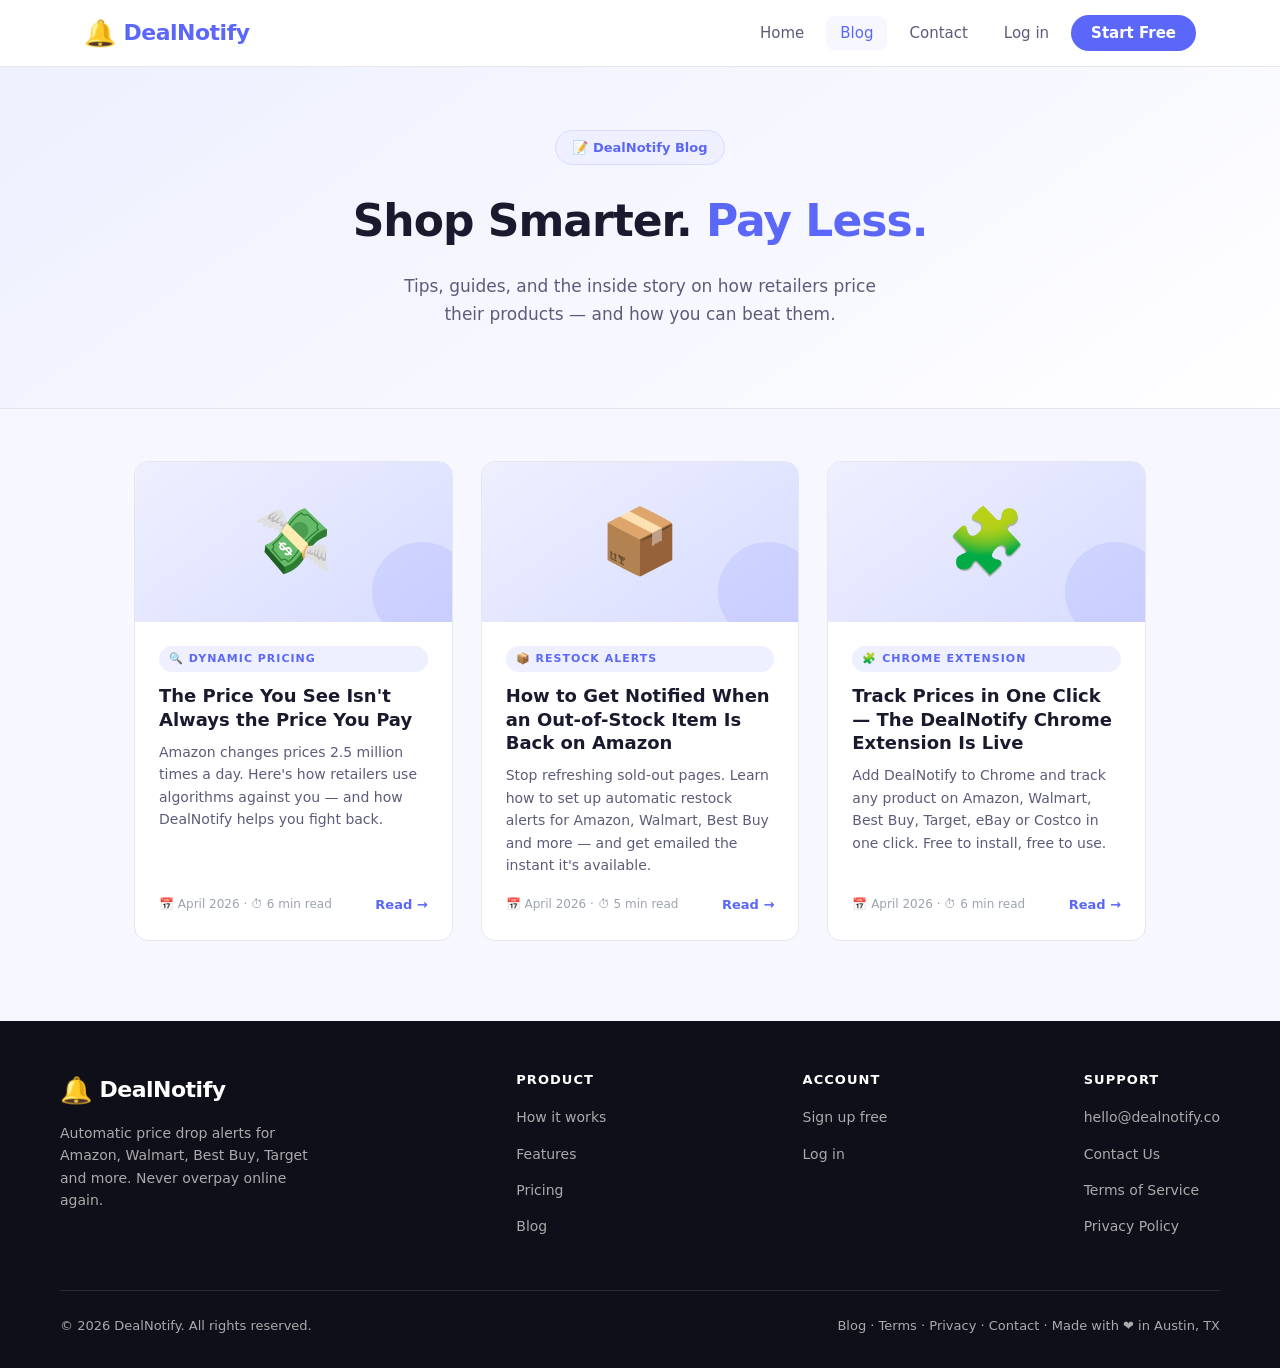
<file: blog.html>
<!DOCTYPE html>
<html lang="en">
<head>
  <meta charset="UTF-8" />
  <meta name="viewport" content="width=device-width, initial-scale=1.0" />
  <!-- Google tag (gtag.js) -->
  <script async src="https://www.googletagmanager.com/gtag/js?id=G-QQ2L8EBBV8"></script>
  <script>
    window.dataLayer = window.dataLayer || [];
    function gtag(){dataLayer.push(arguments);}
    gtag('js', new Date());
    gtag('config', 'G-QQ2L8EBBV8');
  </script>
  <title>Blog – Smart Shopping Tips & Price Tracking Guides | DealNotify</title>
  <meta name="description" content="The DealNotify blog — learn how retailers use pricing algorithms, how to save money online, and how to never overpay again." />
  <link rel="canonical" href="https://www.dealnotify.co/blog" />
  <meta name="robots" content="index, follow" />
  <link href="https://fonts.googleapis.com/css2?family=Inter:wght@400;500;600;700;800&display=swap" rel="stylesheet" />
  <script type="application/ld+json">
  {
    "@context": "https://schema.org",
    "@type": "Blog",
    "name": "DealNotify Blog",
    "url": "https://www.dealnotify.co/blog",
    "description": "Smart shopping tips, price tracking guides, and insights on how retailers use pricing algorithms.",
    "publisher": {
      "@type": "Organization",
      "name": "DealNotify",
      "url": "https://www.dealnotify.co"
    }
  }
  </script>
  <style>
    *, *::before, *::after { box-sizing: border-box; margin: 0; padding: 0; }

    :root {
      --primary: #5b67f8;
      --primary-dark: #4351d8;
      --text: #1a1a2e;
      --text-light: #5c5c7a;
      --bg-light: #f7f8ff;
      --white: #ffffff;
      --border: #e5e7eb;
      --shadow: 0 4px 24px rgba(91,103,248,0.10);
      --radius: 14px;
      --radius-sm: 8px;
    }

    body {
      font-family: 'Segoe UI', system-ui, -apple-system, sans-serif;
      background: var(--bg-light);
      color: var(--text);
      line-height: 1.65;
      -webkit-font-smoothing: antialiased;
      padding-top: 66px;
    }

    a { color: inherit; text-decoration: none; }

    /* ── Header / Nav ── */
    header {
      background: rgba(255,255,255,0.97);
      backdrop-filter: blur(10px);
      position: fixed;
      width: 100%;
      top: 0;
      z-index: 200;
      border-bottom: 1px solid var(--border);
    }

    nav {
      max-width: 1160px;
      margin: 0 auto;
      padding: 0 24px;
      height: 66px;
      display: flex;
      justify-content: space-between;
      align-items: center;
    }

    .logo {
      font-size: 22px;
      font-weight: 800;
      color: var(--primary);
      letter-spacing: -0.5px;
      display: flex;
      align-items: center;
      gap: 8px;
      text-decoration: none;
    }
    .logo-icon { font-size: 26px; }

    .nav-links { list-style: none; display: flex; gap: 8px; align-items: center; }
    .nav-links a {
      color: var(--text-light);
      font-size: 15px;
      font-weight: 500;
      padding: 8px 14px;
      border-radius: var(--radius-sm);
      transition: color 0.2s, background 0.2s;
      text-decoration: none;
    }
    .nav-links a:hover, .nav-links a.active { color: var(--primary); background: var(--bg-light); }
    .nav-cta {
      background: var(--primary) !important;
      color: var(--white) !important;
      padding: 9px 20px !important;
      border-radius: 50px !important;
      font-weight: 600 !important;
      transition: background 0.2s, transform 0.2s !important;
    }
    .nav-cta:hover { background: var(--primary-dark) !important; transform: translateY(-1px); }

    /* Hamburger */
    .nav-hamburger {
      display: none;
      flex-direction: column;
      gap: 5px;
      cursor: pointer;
      padding: 7px;
      border-radius: 8px;
      background: var(--bg-light);
      border: 1px solid var(--border);
    }
    .nav-hamburger span {
      display: block;
      width: 22px; height: 2px;
      background: var(--primary);
      border-radius: 2px;
      transition: all 0.3s;
    }

    /* Mobile dropdown */
    .nav-mobile-dropdown {
      display: none;
      flex-direction: column;
      background: white;
      border-top: 1px solid var(--border);
      padding: 8px 16px 16px;
      box-shadow: 0 8px 24px rgba(0,0,0,0.08);
    }
    .nav-mobile-dropdown.open { display: flex; }
    .nav-mobile-link {
      padding: 13px 12px;
      font-size: 16px;
      font-weight: 500;
      color: var(--text);
      text-decoration: none;
      border-radius: 10px;
      transition: background 0.2s;
    }
    .nav-mobile-link:hover { background: var(--bg-light); color: var(--primary); }
    .nav-mobile-cta {
      margin-top: 8px;
      background: var(--primary);
      color: white !important;
      text-align: center;
      padding: 14px !important;
      border-radius: 50px;
      font-weight: 700;
      font-size: 16px;
    }

    @media (max-width: 768px) {
      .nav-links { display: none; }
      .nav-hamburger { display: flex; }
    }

    /* ── Blog Hero ── */
    .blog-hero {
      background: linear-gradient(145deg, #eef0ff 0%, #f7f8ff 60%, #fff 100%);
      text-align: center;
      padding: 64px 24px 80px;
      border-bottom: 1px solid var(--border);
    }
    .blog-hero .tag {
      display: inline-flex;
      align-items: center;
      gap: 6px;
      background: #eef0ff;
      color: var(--primary);
      font-size: 13px;
      font-weight: 600;
      padding: 6px 16px;
      border-radius: 50px;
      border: 1px solid #d8dcff;
      margin-bottom: 20px;
    }
    .blog-hero h1 {
      font-size: clamp(28px, 4vw, 44px);
      font-weight: 800;
      letter-spacing: -1px;
      color: var(--text);
      margin-bottom: 14px;
    }
    .blog-hero h1 span { color: var(--primary); }
    .blog-hero p { color: var(--text-light); font-size: 17px; max-width: 480px; margin: 0 auto; }

    /* ── Blog Grid ── */
    .blog-grid {
      max-width: 1060px;
      margin: 0 auto;
      padding: 52px 24px 80px;
      display: grid;
      grid-template-columns: repeat(auto-fill, minmax(300px, 1fr));
      gap: 28px;
    }

    /* ── Blog Card ── */
    .blog-card {
      background: var(--white);
      border-radius: var(--radius);
      overflow: hidden;
      border: 1px solid var(--border);
      text-decoration: none;
      color: inherit;
      display: flex;
      flex-direction: column;
      transition: transform 0.2s, box-shadow 0.2s;
    }
    .blog-card:hover { transform: translateY(-4px); box-shadow: var(--shadow); }
    .card-thumb {
      background: linear-gradient(145deg, #eef0ff 0%, #d8dcff 100%);
      height: 160px;
      display: flex;
      align-items: center;
      justify-content: center;
      font-size: 64px;
      position: relative;
      overflow: hidden;
    }
    .card-thumb::after {
      content: '';
      position: absolute;
      bottom: -20px; right: -20px;
      width: 100px; height: 100px;
      background: rgba(91,103,248,0.12);
      border-radius: 50%;
    }
    .card-body { padding: 24px; flex: 1; display: flex; flex-direction: column; }
    .card-tag {
      display: inline-block;
      background: #eef0ff;
      color: var(--primary);
      font-size: 11px;
      font-weight: 700;
      letter-spacing: 1px;
      text-transform: uppercase;
      padding: 4px 10px;
      border-radius: 50px;
      margin-bottom: 12px;
    }
    .card-title { font-size: 18px; font-weight: 800; color: var(--text); margin-bottom: 10px; line-height: 1.3; }
    .card-excerpt { font-size: 14px; color: var(--text-light); line-height: 1.6; flex: 1; margin-bottom: 18px; }
    .card-meta { display: flex; align-items: center; justify-content: space-between; font-size: 12px; color: #9ca3af; }
    .card-read { color: var(--primary); font-weight: 700; font-size: 13px; }

    /* Coming soon card */
    .coming-soon {
      background: var(--white);
      border: 2px dashed var(--border);
      display: flex;
      flex-direction: column;
      align-items: center;
      justify-content: center;
      text-align: center;
      padding: 40px 24px;
      border-radius: var(--radius);
      color: #9ca3af;
      min-height: 320px;
    }
    .coming-soon .cs-icon { font-size: 36px; margin-bottom: 12px; }
    .coming-soon h3 { font-size: 16px; font-weight: 700; color: var(--text-light); margin-bottom: 8px; }
    .coming-soon p { font-size: 13px; }

    /* ── Footer ── */
    footer {
      background: #0f0f1a;
      color: #aaa;
      padding: 48px 24px 32px;
    }
    .footer-inner { max-width: 1160px; margin: 0 auto; }
    .footer-top {
      display: flex;
      justify-content: space-between;
      align-items: flex-start;
      flex-wrap: wrap;
      gap: 32px;
      margin-bottom: 40px;
    }
    .footer-brand .logo { color: #fff; }
    .footer-brand p { font-size: 14px; margin-top: 10px; max-width: 260px; line-height: 1.6; }
    .footer-links h4 { font-size: 13px; font-weight: 700; color: #fff; text-transform: uppercase; letter-spacing: 0.08em; margin-bottom: 14px; }
    .footer-links ul { list-style: none; }
    .footer-links ul li { margin-bottom: 10px; }
    .footer-links ul li a { font-size: 14px; color: #aaa; transition: color 0.2s; text-decoration: none; }
    .footer-links ul li a:hover { color: #fff; }
    .footer-bottom {
      border-top: 1px solid #2a2a3a;
      padding-top: 24px;
      display: flex;
      justify-content: space-between;
      align-items: center;
      flex-wrap: wrap;
      gap: 12px;
      font-size: 13px;
    }

    @media (max-width: 768px) {
      .footer-top { flex-direction: column; }
      .footer-bottom { flex-direction: column; text-align: center; }
      .blog-grid { padding: 32px 16px 60px; }
    }
  </style>
</head>
<body>

<header>
  <nav>
    <a href="/" class="logo"><span class="logo-icon">🔔</span> DealNotify</a>
    <ul class="nav-links">
      <li><a href="/">Home</a></li>
      <li><a href="/blog" class="active">Blog</a></li>
      <li><a href="/contact.html">Contact</a></li>
      <li><a href="/dashboard">Log in</a></li>
      <li><a href="/" class="nav-cta">Start Free</a></li>
    </ul>
    <button class="nav-hamburger" onclick="toggleBlogNav()" aria-label="Menu">
      <span></span><span></span><span></span>
    </button>
  </nav>
  <div class="nav-mobile-dropdown" id="blogMobileNav">
    <a href="/" class="nav-mobile-link">Home</a>
    <a href="/blog" class="nav-mobile-link">Blog</a>
    <a href="/contact.html" class="nav-mobile-link">Contact</a>
    <a href="/dashboard" class="nav-mobile-link">Log in</a>
    <a href="/" class="nav-mobile-link nav-mobile-cta">Start Free →</a>
  </div>
</header>

<script>
  function toggleBlogNav() {
    document.getElementById('blogMobileNav').classList.toggle('open');
  }
</script>

<div class="blog-hero">
  <div class="tag">📝 DealNotify Blog</div>
  <h1>Shop Smarter. <span>Pay Less.</span></h1>
  <p>Tips, guides, and the inside story on how retailers price their products — and how you can beat them.</p>
</div>

<div class="blog-grid">

  <!-- Post 1 -->
  <a href="/blog/amazon-dynamic-pricing-algorithm" class="blog-card">
    <div class="card-thumb">💸</div>
    <div class="card-body">
      <span class="card-tag">🔍 Dynamic Pricing</span>
      <h2 class="card-title">The Price You See Isn't Always the Price You Pay</h2>
      <p class="card-excerpt">Amazon changes prices 2.5 million times a day. Here's how retailers use algorithms against you — and how DealNotify helps you fight back.</p>
      <div class="card-meta">
        <span>📅 April 2026 · ⏱ 6 min read</span>
        <span class="card-read">Read →</span>
      </div>
    </div>
  </a>

  <!-- Post 2 -->
  <a href="/blog/restock-alerts-back-in-stock-notifications" class="blog-card">
    <div class="card-thumb">📦</div>
    <div class="card-body">
      <span class="card-tag">📦 Restock Alerts</span>
      <h2 class="card-title">How to Get Notified When an Out-of-Stock Item Is Back on Amazon</h2>
      <p class="card-excerpt">Stop refreshing sold-out pages. Learn how to set up automatic restock alerts for Amazon, Walmart, Best Buy and more — and get emailed the instant it's available.</p>
      <div class="card-meta">
        <span>📅 April 2026 · ⏱ 5 min read</span>
        <span class="card-read">Read →</span>
      </div>
    </div>
  </a>

  <!-- Post 3 -->
  <a href="/blog/free-price-tracker-chrome-extension" class="blog-card">
    <div class="card-thumb">🧩</div>
    <div class="card-body">
      <span class="card-tag">🧩 Chrome Extension</span>
      <h2 class="card-title">Track Prices in One Click — The DealNotify Chrome Extension Is Live</h2>
      <p class="card-excerpt">Add DealNotify to Chrome and track any product on Amazon, Walmart, Best Buy, Target, eBay or Costco in one click. Free to install, free to use.</p>
      <div class="card-meta">
        <span>📅 April 2026 · ⏱ 6 min read</span>
        <span class="card-read">Read →</span>
      </div>
    </div>
  </a>

</div>

<footer>
  <div class="footer-inner">
    <div class="footer-top">
      <div class="footer-brand">
        <div class="logo"><span class="logo-icon">🔔</span> DealNotify</div>
        <p>Automatic price drop alerts for Amazon, Walmart, Best Buy, Target and more. Never overpay online again.</p>
      </div>
      <div class="footer-links">
        <h4>Product</h4>
        <ul>
          <li><a href="/#how-it-works">How it works</a></li>
          <li><a href="/#features">Features</a></li>
          <li><a href="/#pricing">Pricing</a></li>
          <li><a href="/blog">Blog</a></li>
        </ul>
      </div>
      <div class="footer-links">
        <h4>Account</h4>
        <ul>
          <li><a href="/">Sign up free</a></li>
          <li><a href="/dashboard">Log in</a></li>
        </ul>
      </div>
      <div class="footer-links">
        <h4>Support</h4>
        <ul>
          <li><a href="mailto:hello@dealnotify.co">hello@dealnotify.co</a></li>
          <li><a href="/contact.html">Contact Us</a></li>
          <li><a href="/terms.html">Terms of Service</a></li>
          <li><a href="/privacy.html">Privacy Policy</a></li>
        </ul>
      </div>
    </div>
    <div class="footer-bottom">
      <span>© 2026 DealNotify. All rights reserved.</span>
      <span><a href="/blog" style="color:#aaa;">Blog</a> · <a href="/terms.html" style="color:#aaa;">Terms</a> · <a href="/privacy.html" style="color:#aaa;">Privacy</a> · <a href="/contact.html" style="color:#aaa;">Contact</a> · Made with ❤️ in Austin, TX</span>
    </div>
  </div>
</footer>

</body>
</html>
</file>
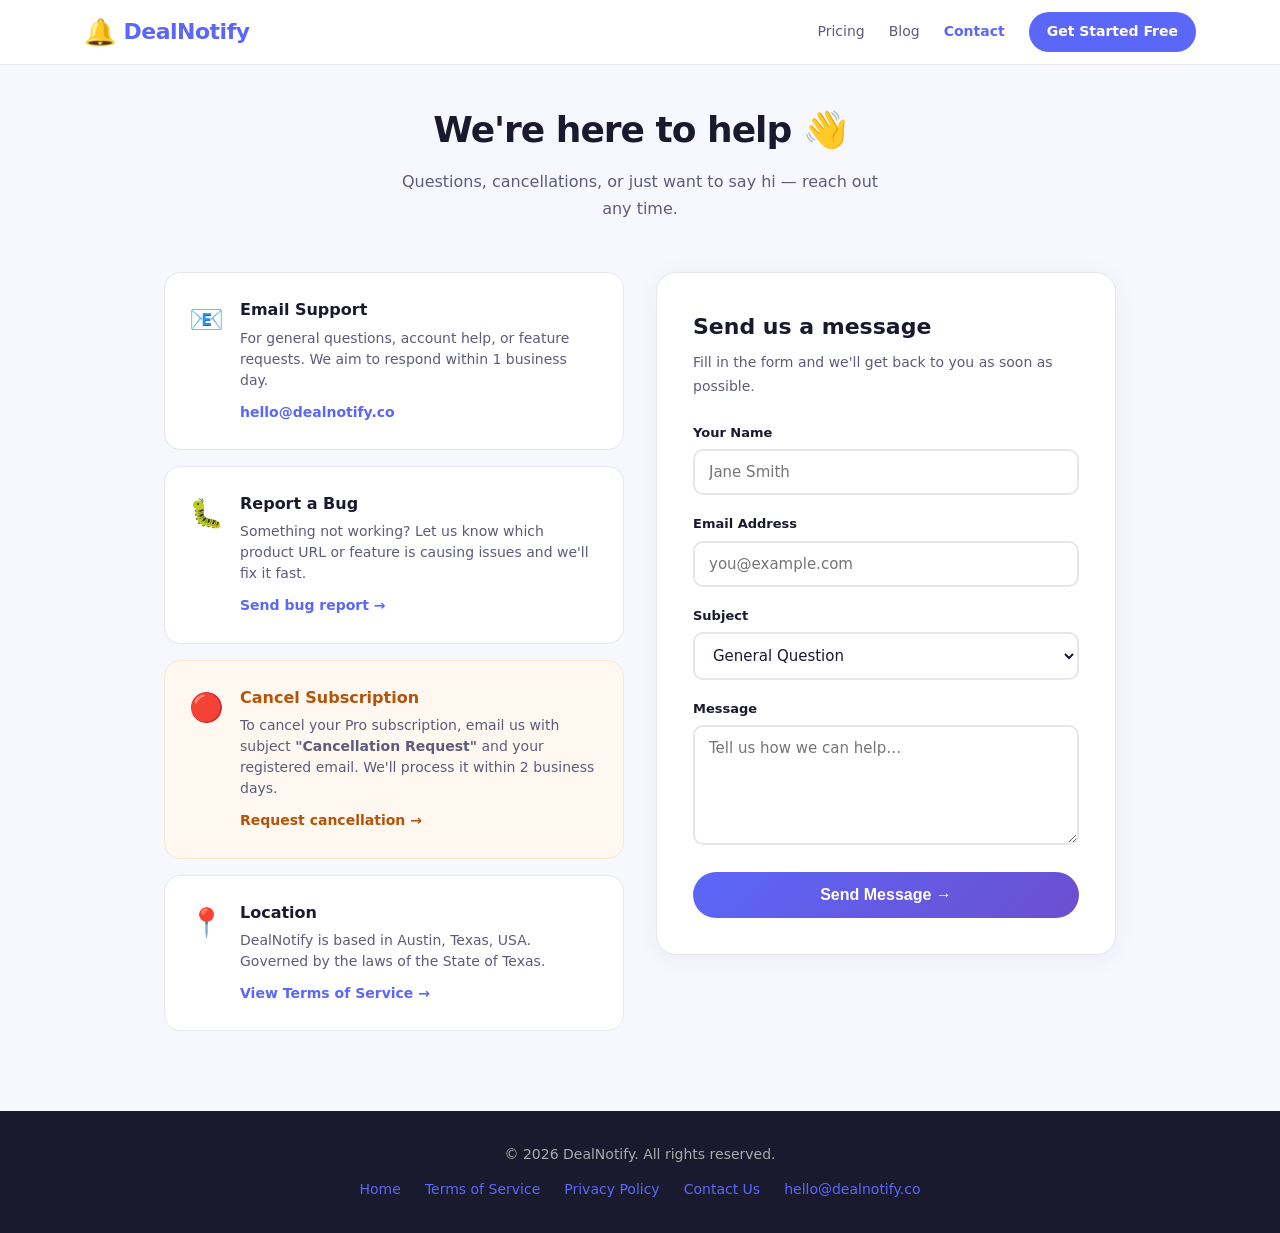
<file: contact.html>
<!DOCTYPE html>
<html lang="en">
<head>
    <meta charset="UTF-8">
    <meta name="viewport" content="width=device-width, initial-scale=1.0">
    <title>Contact Us – DealNotify</title>
    <meta name="description" content="Get in touch with DealNotify. We're here to help with questions, cancellations, and support.">
    <link rel="canonical" href="https://www.dealnotify.co/contact">
    <style>
        *, *::before, *::after { margin: 0; padding: 0; box-sizing: border-box; }
        :root {
            --primary: #5b67f8;
            --primary-dark: #4351d8;
            --text: #1a1a2e;
            --text-light: #5c5c7a;
            --bg-light: #f7f8ff;
            --white: #ffffff;
            --border: #e5e7eb;
            --green: #22c55e;
        }
        html { scroll-behavior: smooth; }
        body { font-family: 'Segoe UI', system-ui, -apple-system, sans-serif; line-height: 1.65; color: var(--text); background: var(--bg-light); -webkit-font-smoothing: antialiased; }
        a { color: var(--primary); text-decoration: none; }
        a:hover { text-decoration: underline; }

        /* NAV */
        header { background: rgba(255,255,255,0.97); backdrop-filter: blur(10px); position: fixed; width: 100%; top: 0; z-index: 200; border-bottom: 1px solid var(--border); }
        nav { max-width: 1160px; margin: 0 auto; padding: 0 24px; height: 64px; display: flex; align-items: center; justify-content: space-between; }
        .logo { font-size: 22px; font-weight: 800; color: var(--primary); letter-spacing: -0.5px; text-decoration: none; display: flex; align-items: center; gap: 8px; }
        .logo-icon { font-size: 26px; }
        .nav-links { display: flex; gap: 24px; align-items: center; }
        .nav-links a { font-size: 14px; color: var(--text-light); font-weight: 500; text-decoration: none; }
        .nav-links a:hover { color: var(--primary); }
        .nav-cta { background: var(--primary); color: var(--white) !important; padding: 8px 18px; border-radius: 50px; font-weight: 600 !important; transition: background 0.2s; }
        .nav-cta:hover { background: var(--primary-dark); }

        /* PAGE */
        .page-wrap { max-width: 1000px; margin: 0 auto; padding: 100px 24px 80px; }
        .page-header { text-align: center; margin-bottom: 50px; }
        .page-header h1 { font-size: 36px; font-weight: 800; letter-spacing: -1px; margin-bottom: 10px; }
        .page-header p { font-size: 16px; color: var(--text-light); max-width: 480px; margin: 0 auto; }

        .contact-grid { display: grid; grid-template-columns: 1fr 1fr; gap: 32px; align-items: start; }

        /* CONTACT CARDS */
        .contact-cards { display: flex; flex-direction: column; gap: 16px; }
        .contact-card { background: var(--white); border: 1px solid var(--border); border-radius: 16px; padding: 24px; display: flex; gap: 16px; align-items: flex-start; transition: box-shadow 0.2s; }
        .contact-card:hover { box-shadow: 0 4px 20px rgba(91,103,248,0.10); }
        .contact-card-icon { font-size: 28px; flex-shrink: 0; }
        .contact-card h3 { font-size: 16px; font-weight: 700; margin-bottom: 4px; }
        .contact-card p { font-size: 14px; color: var(--text-light); line-height: 1.5; margin-bottom: 8px; }
        .contact-card a { font-size: 14px; font-weight: 600; color: var(--primary); }

        .cancel-card { background: #fff8f0; border-color: #fde8cc; }
        .cancel-card h3 { color: #b45309; }
        .cancel-card a { color: #b45309; }

        /* FORM */
        .contact-form-wrap { background: var(--white); border: 1px solid var(--border); border-radius: 20px; padding: 36px; box-shadow: 0 4px 24px rgba(0,0,0,0.05); }
        .contact-form-wrap h2 { font-size: 22px; font-weight: 800; margin-bottom: 6px; }
        .contact-form-wrap p { font-size: 14px; color: var(--text-light); margin-bottom: 24px; }

        .form-group { margin-bottom: 18px; }
        .form-group label { display: block; font-size: 13px; font-weight: 600; margin-bottom: 6px; color: var(--text); }
        .form-group input, .form-group select, .form-group textarea {
            width: 100%; padding: 12px 14px; border: 2px solid var(--border);
            border-radius: 10px; font-size: 15px; color: var(--text);
            font-family: inherit; transition: border-color 0.2s; background: var(--white);
        }
        .form-group input:focus, .form-group select:focus, .form-group textarea:focus {
            outline: none; border-color: var(--primary);
        }
        .form-group textarea { resize: vertical; min-height: 120px; }

        .btn-submit {
            width: 100%; background: linear-gradient(135deg, #5b67f8, #6c4fcf);
            color: white; padding: 14px; border: none; border-radius: 50px;
            font-size: 16px; font-weight: 700; cursor: pointer; transition: opacity 0.2s, transform 0.1s;
        }
        .btn-submit:hover { opacity: 0.92; transform: translateY(-1px); }
        .btn-submit:disabled { opacity: 0.6; cursor: not-allowed; transform: none; }

        .alert-box { border-radius: 10px; padding: 12px 16px; font-size: 14px; margin-bottom: 16px; display: none; }
        .alert-success { background: #f0fdf4; border: 1px solid #bbf7d0; color: #16a34a; display: block; }
        .alert-error { background: #fef2f2; border: 1px solid #fecaca; color: #dc2626; display: block; }

        /* FOOTER */
        footer { background: #1a1a2e; color: #aaa; padding: 32px 24px; text-align: center; font-size: 14px; }
        footer a { color: #5b67f8; }
        footer .footer-links-row { display: flex; justify-content: center; gap: 24px; margin-top: 12px; flex-wrap: wrap; }

        @media (max-width: 700px) {
            .contact-grid { grid-template-columns: 1fr; }
            .page-header h1 { font-size: 26px; }
            .nav-links .hide-mobile { display: none; }
        }
    </style>
</head>
<body>

<header>
    <nav>
        <a href="/" class="logo"><span class="logo-icon">🔔</span> DealNotify</a>
        <div class="nav-links">
            <a href="/#pricing" class="hide-mobile">Pricing</a>
            <a href="/blog" class="hide-mobile">Blog</a>
            <a href="/contact.html" class="hide-mobile" style="color: var(--primary); font-weight: 600;">Contact</a>
            <a href="/" class="nav-cta">Get Started Free</a>
        </div>
    </nav>
</header>

<div class="page-wrap">
    <div class="page-header">
        <h1>We're here to help 👋</h1>
        <p>Questions, cancellations, or just want to say hi — reach out any time.</p>
    </div>

    <div class="contact-grid">

        <!-- Left: contact cards -->
        <div class="contact-cards">

            <div class="contact-card">
                <div class="contact-card-icon">📧</div>
                <div>
                    <h3>Email Support</h3>
                    <p>For general questions, account help, or feature requests. We aim to respond within 1 business day.</p>
                    <a href="mailto:hello@dealnotify.co">hello@dealnotify.co</a>
                </div>
            </div>

            <div class="contact-card">
                <div class="contact-card-icon">🐛</div>
                <div>
                    <h3>Report a Bug</h3>
                    <p>Something not working? Let us know which product URL or feature is causing issues and we'll fix it fast.</p>
                    <a href="/contact.html?subject=Bug+Report" onclick="prefillAndFocus('Bug Report'); return false;">Send bug report →</a>
                </div>
            </div>

            <div class="contact-card cancel-card">
                <div class="contact-card-icon">🔴</div>
                <div>
                    <h3>Cancel Subscription</h3>
                    <p>To cancel your Pro subscription, email us with subject <strong>"Cancellation Request"</strong> and your registered email. We'll process it within 2 business days.</p>
                    <a href="mailto:hello@dealnotify.co?subject=Cancellation Request">Request cancellation →</a>
                </div>
            </div>

            <div class="contact-card">
                <div class="contact-card-icon">📍</div>
                <div>
                    <h3>Location</h3>
                    <p>DealNotify is based in Austin, Texas, USA. Governed by the laws of the State of Texas.</p>
                    <a href="/terms.html">View Terms of Service →</a>
                </div>
            </div>

        </div>

        <!-- Right: contact form -->
        <div class="contact-form-wrap">
            <h2>Send us a message</h2>
            <p>Fill in the form and we'll get back to you as soon as possible.</p>

            <div class="alert-box alert-success" id="form-success" style="display:none;">
                ✅ Message sent! We'll get back to you within 1 business day.
            </div>
            <div class="alert-box alert-error" id="form-error" style="display:none;"></div>

            <form id="contactForm" onsubmit="submitContact(event)" novalidate>
                <div class="form-group">
                    <label for="c-name">Your Name</label>
                    <input type="text" id="c-name" placeholder="Jane Smith" required>
                </div>
                <div class="form-group">
                    <label for="c-email">Email Address</label>
                    <input type="email" id="c-email" placeholder="you@example.com" required>
                </div>
                <div class="form-group">
                    <label for="c-subject">Subject</label>
                    <select id="c-subject">
                        <option value="General Question">General Question</option>
                        <option value="Bug Report">Bug Report</option>
                        <option value="Cancellation Request">Cancellation Request</option>
                        <option value="Billing Question">Billing Question</option>
                        <option value="Feature Request">Feature Request</option>
                        <option value="Other">Other</option>
                    </select>
                </div>
                <div class="form-group">
                    <label for="c-message">Message</label>
                    <textarea id="c-message" placeholder="Tell us how we can help…" required></textarea>
                </div>
                <button type="submit" class="btn-submit" id="c-btn">Send Message →</button>
            </form>
        </div>

    </div>
</div>

<footer>
    <div>© 2026 DealNotify. All rights reserved.</div>
    <div class="footer-links-row">
        <a href="/">Home</a>
        <a href="/terms.html">Terms of Service</a>
        <a href="/privacy.html">Privacy Policy</a>
        <a href="/contact.html">Contact Us</a>
        <a href="mailto:hello@dealnotify.co">hello@dealnotify.co</a>
    </div>
</footer>

<script>
    async function submitContact(e) {
        e.preventDefault();
        const name    = document.getElementById('c-name').value.trim();
        const email   = document.getElementById('c-email').value.trim();
        const subject = document.getElementById('c-subject').value;
        const message = document.getElementById('c-message').value.trim();
        const btn     = document.getElementById('c-btn');
        const successEl = document.getElementById('form-success');
        const errorEl   = document.getElementById('form-error');

        successEl.style.display = 'none';
        errorEl.style.display   = 'none';

        if (!name || !email || !message) {
            errorEl.textContent = 'Please fill in all required fields.';
            errorEl.style.display = 'block';
            return;
        }

        btn.disabled = true;
        btn.textContent = 'Sending…';

        try {
            const res = await fetch('/api/contact', {
                method: 'POST',
                headers: { 'Content-Type': 'application/json' },
                body: JSON.stringify({ name, email, subject, message })
            });
            const data = await res.json();
            if (data.success) {
                successEl.style.display = 'block';
                document.getElementById('contactForm').reset();
            } else {
                throw new Error(data.error || 'Something went wrong');
            }
        } catch (err) {
            errorEl.textContent = 'Failed to send message. Please email us directly at hello@dealnotify.co';
            errorEl.style.display = 'block';
        } finally {
            btn.disabled = false;
            btn.textContent = 'Send Message →';
        }
    }

    // Pre-fill subject dropdown and scroll/focus the form
    function prefillAndFocus(subject) {
        const sel = document.getElementById('c-subject');
        for (let opt of sel.options) {
            if (opt.value.toLowerCase() === subject.toLowerCase()) {
                sel.value = opt.value;
                break;
            }
        }
        document.getElementById('c-name').focus();
        document.querySelector('.contact-form-wrap').scrollIntoView({ behavior: 'smooth', block: 'start' });
    }

    // Pre-fill subject from URL param e.g. contact.html?subject=Cancellation+Request
    window.addEventListener('DOMContentLoaded', () => {
        const params = new URLSearchParams(window.location.search);
        const sub = params.get('subject');
        if (sub) prefillAndFocus(sub);
    });
</script>
</body>
</html>
</file>
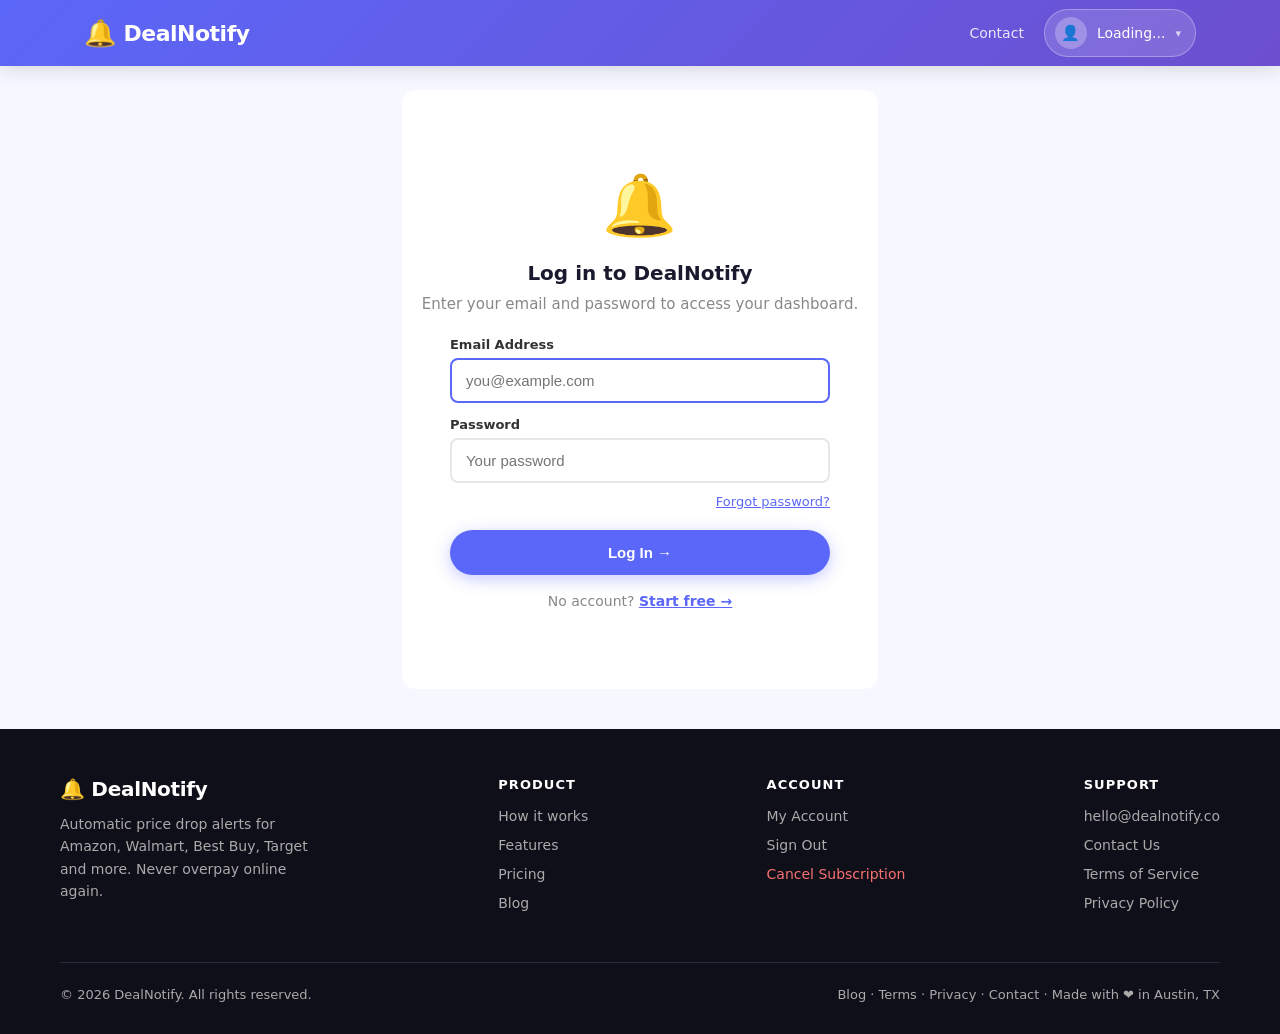
<file: dashboard.html>
<!DOCTYPE html>
<html lang="en">
<head>
    <meta charset="UTF-8">
    <meta name="viewport" content="width=device-width, initial-scale=1.0">
    <!-- Google tag (gtag.js) -->
    <script async src="https://www.googletagmanager.com/gtag/js?id=G-QQ2L8EBBV8"></script>
    <script>
      window.dataLayer = window.dataLayer || [];
      function gtag(){dataLayer.push(arguments);}
      gtag('js', new Date());
      gtag('config', 'G-QQ2L8EBBV8');
    </script>
    <title>My Dashboard – DealNotify</title>
    <style>
        *, *::before, *::after { margin: 0; padding: 0; box-sizing: border-box; }

        :root {
            --primary: #5b67f8;
            --primary-dark: #4351d8;
            --text: #1a1a2e;
            --text-light: #5c5c7a;
            --bg-light: #f7f8ff;
            --white: #ffffff;
            --border: #e5e7eb;
            --green: #22c55e;
            --shadow: 0 4px 24px rgba(91,103,248,0.10);
            --radius: 14px;
            --radius-sm: 8px;
        }

        body {
            font-family: 'Segoe UI', system-ui, -apple-system, sans-serif;
            background: var(--bg-light);
            color: var(--text);
            min-height: 100vh;
            display: flex;
            flex-direction: column;
            -webkit-font-smoothing: antialiased;
        }

        /* Header */
        header {
            background: linear-gradient(135deg, #5b67f8 0%, #6c4fcf 100%);
            color: white;
            padding: 0;
            position: fixed;
            width: 100%;
            top: 0;
            z-index: 100;
            box-shadow: 0 2px 20px rgba(0,0,0,0.15);
        }

        nav {
            max-width: 1160px;
            margin: 0 auto;
            padding: 0 24px;
            height: 66px;
            display: flex;
            justify-content: space-between;
            align-items: center;
        }

        .logo {
            font-size: 22px;
            font-weight: 800;
            letter-spacing: -0.5px;
            color: white;
            text-decoration: none;
            transition: opacity 0.2s;
            display: flex;
            align-items: center;
            gap: 8px;
        }
        .logo-icon { font-size: 26px; }
        .logo:hover { opacity: 0.85; }

        .user-info { display: flex; align-items: center; gap: 12px; }

        .user-avatar {
            width: 38px; height: 38px;
            background: rgba(255,255,255,0.25);
            border-radius: 50%;
            display: flex; align-items: center; justify-content: center;
            font-size: 18px;
        }

        .user-name { font-size: 15px; font-weight: 500; }
        .user-email { font-size: 12px; opacity: 0.8; }

        /* Main */
        .main {
            max-width: 1160px;
            margin: 0 auto;
            padding: 90px 24px 40px;
            flex: 1;
        }

        /* Welcome banner */
        .welcome-banner {
            background: linear-gradient(135deg, #5b67f8 0%, #6c4fcf 100%);
            color: white;
            border-radius: 16px;
            padding: 30px 35px;
            margin-bottom: 28px;
            display: flex;
            justify-content: space-between;
            align-items: center;
            box-shadow: 0 8px 25px rgba(102,126,234,0.35);
        }

        .welcome-text h1 { font-size: 26px; margin-bottom: 6px; }
        .welcome-text p { opacity: 0.9; font-size: 15px; }

        .trial-badge {
            background: rgba(255,255,255,0.2);
            border: 2px solid rgba(255,255,255,0.4);
            border-radius: 50px;
            padding: 10px 22px;
            text-align: center;
            min-width: 140px;
        }
        .trial-badge .days { font-size: 28px; font-weight: 700; }
        .trial-badge .label { font-size: 12px; opacity: 0.9; }
        .trial-badge.expired { background: rgba(255,100,100,0.3); border-color: rgba(255,100,100,0.5); }

        /* Stats */
        .stats-row {
            display: grid;
            grid-template-columns: repeat(auto-fit, minmax(200px, 1fr));
            gap: 18px;
            margin-bottom: 28px;
        }

        .stat-card {
            background: white;
            border-radius: 12px;
            padding: 22px 24px;
            box-shadow: 0 2px 12px rgba(0,0,0,0.07);
            display: flex; align-items: center; gap: 16px;
        }

        .stat-icon {
            width: 50px; height: 50px;
            border-radius: 12px;
            display: flex; align-items: center; justify-content: center;
            font-size: 22px; flex-shrink: 0;
        }
        .stat-icon.purple { background: #f0eeff; }
        .stat-icon.green { background: #edfaf1; }
        .stat-icon.orange { background: #fff5ec; }
        .stat-info .number { font-size: 26px; font-weight: 700; color: #333; }
        .stat-info .label { font-size: 13px; color: #888; margin-top: 2px; }

        /* Section header */
        .section-header {
            display: flex;
            justify-content: space-between;
            align-items: center;
            margin-bottom: 8px;
        }
        .section-header h2 { font-size: 20px; color: #333; }

        .btn-add {
            background: linear-gradient(135deg, #5b67f8 0%, #6c4fcf 100%);
            color: white; border: none;
            padding: 10px 22px; border-radius: 50px;
            font-size: 14px; font-weight: 600; cursor: pointer;
            transition: all 0.3s;
            box-shadow: 0 4px 12px rgba(102,126,234,0.35);
        }
        .btn-add:hover { transform: translateY(-2px); box-shadow: 0 6px 18px rgba(102,126,234,0.45); }

        .btn-refresh {
            background: white; color: #27ae60;
            border: 2px solid #27ae60;
            padding: 9px 20px; border-radius: 50px;
            font-size: 14px; font-weight: 600; cursor: pointer;
            transition: all 0.3s;
        }
        .btn-refresh:hover { background: #edfaf1; }
        .btn-refresh:disabled { opacity: 0.6; cursor: not-allowed; }

        .last-checked { font-size: 12px; color: #bbb; margin-bottom: 18px; min-height: 18px; }

        /* Product cards */
        .products-grid {
            display: grid;
            grid-template-columns: repeat(auto-fill, minmax(340px, 1fr));
            gap: 18px;
            margin-bottom: 30px;
        }

        .product-card {
            background: white;
            border-radius: 14px; padding: 22px;
            box-shadow: 0 2px 12px rgba(0,0,0,0.07);
            transition: transform 0.2s, box-shadow 0.2s;
            border: 1px solid #f0f0f0;
        }
        .product-card:hover { transform: translateY(-3px); box-shadow: 0 8px 25px rgba(0,0,0,0.12); }
        .product-card.deal { border: 2px solid #27ae60; }

        .product-card-header {
            display: flex;
            justify-content: space-between;
            align-items: flex-start;
            margin-bottom: 16px;
        }

        .store-badge {
            display: flex; align-items: center; gap: 8px;
            background: #f0eeff; color: #5b67f8;
            border-radius: 50px; padding: 5px 14px;
            font-size: 13px; font-weight: 600;
        }

        .status-badge {
            border-radius: 50px; padding: 4px 12px;
            font-size: 12px; font-weight: 600;
        }
        .status-badge.monitoring { background: #edfaf1; color: #27ae60; }
        .status-badge.alert-sent { background: #fff3cd; color: #d68910; }
        .status-badge.inactive { background: #f5f5f5; color: #999; }

        .product-url {
            display: block; color: #5b67f8; text-decoration: none;
            font-size: 13px; font-weight: 500;
            margin-bottom: 16px; padding: 10px 14px;
            background: #f8f9ff; border-radius: 8px;
            border: 1px solid #e8ecff;
            word-break: break-all; line-height: 1.5;
            transition: background 0.2s;
        }
        .product-url:hover { background: #eef0ff; }

        /* Price comparison */
        .price-comparison {
            display: flex;
            align-items: center;
            gap: 10px;
            background: #f8f9fa;
            border-radius: 12px;
            padding: 16px;
            margin-bottom: 14px;
        }

        .price-box {
            flex: 1;
            text-align: center;
        }

        .price-box .price-label {
            font-size: 11px;
            color: #999;
            text-transform: uppercase;
            letter-spacing: 0.5px;
            margin-bottom: 6px;
        }

        .price-box .price-value {
            font-size: 22px;
            font-weight: 700;
        }

        .price-box .price-value.target { color: #5b67f8; }
        .price-box .price-value.current-below { color: #27ae60; }
        .price-box .price-value.current-above { color: #e74c3c; }
        .price-box .price-value.current-na { color: #ccc; font-size: 14px; font-weight: 400; }

        .price-arrow {
            font-size: 20px;
            color: #ccc;
            flex-shrink: 0;
        }

        .price-savings {
            text-align: center;
            font-size: 12px;
            font-weight: 600;
            color: #27ae60;
            margin-top: 4px;
        }

        .deal-banner {
            background: #edfaf1;
            border: 1px solid #27ae60;
            border-radius: 8px;
            padding: 10px 14px;
            margin-bottom: 12px;
            font-size: 13px;
            color: #27ae60;
            font-weight: 600;
            text-align: center;
        }

        .product-footer {
            display: flex;
            justify-content: space-between;
            align-items: center;
            padding-top: 14px;
            border-top: 1px solid #f0f0f0;
        }

        .added-date { font-size: 12px; color: #bbb; }

        .btn-remove {
            background: none;
            border: 1px solid #ffcccc; color: #e74c3c;
            padding: 6px 14px; border-radius: 50px;
            font-size: 12px; cursor: pointer; transition: all 0.2s;
        }
        .btn-remove:hover { background: #fff0f0; border-color: #e74c3c; }

        /* Inline target price editing */
        .btn-edit-price {
            background: #f0eeff; border: 1px solid #d8d5f0; cursor: pointer;
            font-size: 11px; padding: 2px 8px;
            border-radius: 50px; color: #5b67f8; font-weight: 600;
            transition: all 0.2s; vertical-align: middle;
            margin-left: 4px;
        }
        .btn-edit-price:hover { background: #5b67f8; color: white; border-color: #5b67f8; }
        .edit-price-row {
            display: flex; align-items: center; gap: 6px; margin-top: 8px;
            justify-content: center;
        }
        .edit-price-input {
            width: 100px; padding: 6px 10px; border: 2px solid #5b67f8;
            border-radius: 8px; font-size: 15px; font-weight: 700;
            color: #5b67f8; outline: none; text-align: center;
        }
        .edit-price-input:focus { box-shadow: 0 0 0 3px rgba(91,103,248,0.2); }
        .btn-save-price {
            background: #5b67f8; color: white; border: none;
            padding: 6px 16px; border-radius: 8px; font-size: 13px;
            font-weight: 600; cursor: pointer; transition: background 0.2s;
        }
        .btn-save-price:hover { background: #4a55e0; }
        .btn-cancel-price {
            background: none; border: 1px solid #ddd; color: #999;
            padding: 6px 10px; border-radius: 8px; font-size: 12px; cursor: pointer;
        }
        .btn-cancel-price:hover { border-color: #e74c3c; color: #e74c3c; }

        /* History button on product cards */
        .btn-history {
            background: #f0eeff; border: 1px solid #d8d5f0; cursor: pointer;
            font-size: 11px; padding: 2px 8px;
            border-radius: 50px; color: #5b67f8; font-weight: 600;
            transition: all 0.2s; margin-left: 6px;
        }
        .btn-history:hover { background: #5b67f8; color: white; border-color: #5b67f8; }

        /* Price History Modal */
        .history-overlay {
            display: none; position: fixed; top: 0; left: 0;
            width: 100%; height: 100%; background: rgba(0,0,0,0.55);
            backdrop-filter: blur(4px);
            z-index: 500; align-items: center; justify-content: center;
            padding: 20px;
        }
        .history-overlay.active { display: flex; }
        .history-modal {
            background: white; border-radius: 16px; max-width: 680px; width: 100%;
            max-height: 90vh; overflow-y: auto; box-shadow: 0 20px 60px rgba(0,0,0,0.25);
            padding: 28px;
        }
        .history-header {
            display: flex; justify-content: space-between; align-items: center;
            margin-bottom: 20px;
        }
        .history-header h3 { margin: 0; font-size: 18px; color: #333; }
        .history-close {
            background: none; border: none; font-size: 24px; cursor: pointer;
            color: #999; padding: 0 6px; line-height: 1;
        }
        .history-close:hover { color: #e74c3c; }

        .history-stats {
            display: flex; gap: 12px; margin-bottom: 20px;
        }
        .history-stat {
            flex: 1; text-align: center; padding: 12px;
            background: #f8f9fa; border-radius: 10px;
        }
        .history-stat .stat-label { font-size: 11px; color: #999; text-transform: uppercase; letter-spacing: 0.5px; }
        .history-stat .stat-value { font-size: 20px; font-weight: 700; margin-top: 4px; }
        .history-stat .stat-value.current { color: #333; }
        .history-stat .stat-value.lowest  { color: #27ae60; }
        .history-stat .stat-value.highest { color: #e74c3c; }

        .history-chart-container {
            background: #fafbff; border: 1px solid #eef0ff;
            border-radius: 12px; padding: 20px 16px 10px;
            margin-bottom: 16px; overflow-x: auto;
        }
        .history-chart-container svg { display: block; }
        .history-empty {
            text-align: center; padding: 40px 20px;
            color: #999; font-size: 14px;
        }
        .history-empty .empty-icon { font-size: 40px; margin-bottom: 10px; }

        @media (max-width: 600px) {
            .history-stats { flex-direction: column; gap: 8px; }
            .history-modal { padding: 18px; }
        }

        /* Empty state */
        .empty-state {
            text-align: center; padding: 60px 20px;
            background: white; border-radius: 14px;
            box-shadow: 0 2px 12px rgba(0,0,0,0.07);
        }
        .empty-state .empty-icon { font-size: 60px; margin-bottom: 20px; }
        .empty-state h3 { font-size: 20px; color: #333; margin-bottom: 10px; }
        .empty-state p { color: #888; margin-bottom: 25px; font-size: 15px; }

        /* Track type toggle */
        .track-type-btn {
            flex: 1; padding: 10px 14px;
            border: 2px solid #e5e7eb; border-radius: 10px;
            background: #fff; font-size: 14px; font-weight: 600;
            cursor: pointer; transition: all 0.2s; color: #6b7280;
        }
        .track-type-btn:hover { border-color: #5b67f8; color: #5b67f8; }
        .track-type-btn.active {
            border-color: #5b67f8; background: #eff0fe; color: #5b67f8;
        }

        /* Stock status badge */
        .stock-badge {
            display: inline-block; font-size: 11px; font-weight: 700;
            padding: 3px 10px; border-radius: 50px; letter-spacing: 0.5px;
            text-transform: uppercase;
        }
        .stock-badge.in-stock { background: #edfaf1; color: #27ae60; }
        .stock-badge.out-of-stock { background: #fef2f2; color: #ef4444; }
        .stock-badge.unknown { background: #f3f4f6; color: #9ca3af; }

        /* Track type label */
        .track-type-label {
            display: inline-block; font-size: 10px; font-weight: 700;
            padding: 2px 8px; border-radius: 50px; letter-spacing: 0.5px;
            text-transform: uppercase; margin-left: 6px;
        }
        .track-type-label.price { background: #fef3c7; color: #d97706; }
        .track-type-label.restock { background: #eff0fe; color: #5b67f8; }

        /* Modal */
        .modal-overlay {
            display: none; position: fixed;
            top: 0; left: 0; width: 100%; height: 100%;
            background: rgba(0,0,0,0.5);
            z-index: 200; align-items: center; justify-content: center;
        }
        .modal-overlay.active { display: flex; }

        .modal {
            background: white; border-radius: 16px; padding: 35px;
            width: 90%; max-width: 500px;
            box-shadow: 0 20px 60px rgba(0,0,0,0.2);
            animation: modalIn 0.3s ease;
        }
        @keyframes modalIn {
            from { transform: translateY(20px); opacity: 0; }
            to { transform: translateY(0); opacity: 1; }
        }
        .modal h2 { color: #5b67f8; margin-bottom: 8px; font-size: 22px; }
        .modal p { color: #888; font-size: 14px; margin-bottom: 25px; }

        .form-group { margin-bottom: 18px; }
        .form-group label { display: block; font-size: 13px; font-weight: 600; color: #555; margin-bottom: 7px; }
        .form-group input, .form-group textarea {
            width: 100%; padding: 12px 16px;
            border: 2px solid #eee; border-radius: 10px;
            font-size: 15px; transition: border-color 0.2s; outline: none;
            font-family: inherit;
        }
        .form-group textarea { resize: vertical; min-height: 100px; }
        .form-group input:focus, .form-group textarea:focus { border-color: #5b67f8; }

        .modal-buttons { display: flex; gap: 12px; margin-top: 25px; }

        .btn-cancel {
            flex: 1; padding: 13px;
            border: 2px solid #eee; background: white;
            border-radius: 10px; font-size: 15px; cursor: pointer; color: #666;
            transition: all 0.2s;
        }
        .btn-cancel:hover { border-color: #ccc; background: #f5f5f5; }

        .btn-submit {
            flex: 2; padding: 13px;
            background: linear-gradient(135deg, #5b67f8 0%, #6c4fcf 100%);
            color: white; border: none; border-radius: 10px;
            font-size: 15px; font-weight: 600; cursor: pointer;
            transition: all 0.3s;
            box-shadow: 0 4px 12px rgba(102,126,234,0.35);
        }
        .btn-submit:hover { transform: translateY(-1px); box-shadow: 0 6px 18px rgba(102,126,234,0.45); }

        /* Toast */
        .toast {
            position: fixed;
            top: 80px;
            left: 50%;
            transform: translateX(-50%) translateY(-20px);
            background: #222;
            color: #fff;
            padding: 14px 32px;
            border-radius: 50px;
            font-size: 15px;
            font-weight: 500;
            z-index: 99999;
            opacity: 0;
            pointer-events: none;
            transition: opacity 0.35s ease, transform 0.35s ease;
            max-width: 500px;
            min-width: 200px;
            text-align: center;
            box-shadow: 0 6px 28px rgba(0,0,0,0.28);
            white-space: nowrap;
        }
        .toast.show {
            opacity: 1;
            transform: translateX(-50%) translateY(0);
            pointer-events: auto;
        }
        .toast.success { background: #1e8449; }
        .toast.error   { background: #c0392b; }

        /* Loading */
        .loading { text-align: center; padding: 80px 20px; }
        .spinner {
            width: 50px; height: 50px;
            border: 4px solid #f0eeff; border-top-color: #5b67f8;
            border-radius: 50%;
            animation: spin 0.8s linear infinite;
            margin: 0 auto 20px;
        }
        @keyframes spin { to { transform: rotate(360deg); } }

        /* Error state */
        .error-state { text-align: center; padding: 80px 20px; background: white; border-radius: 14px; }
        .error-state .error-icon { font-size: 60px; margin-bottom: 20px; }
        .error-state h3 { font-size: 20px; color: #e74c3c; margin-bottom: 10px; }
        .error-state p { color: #888; font-size: 15px; }

        /* Info banner */
        .info-banner {
            background: #fff3cd; border: 1px solid #ffc107;
            border-radius: 12px; padding: 15px 20px;
            margin-bottom: 22px; font-size: 14px; color: #856404;
            display: flex; align-items: center; gap: 10px;
        }

        /* Footer — matches index.html */
        footer {
            background: #0f0f1a;
            color: #aaa;
            padding: 48px 24px 32px;
            margin-top: auto;
        }

        .footer-inner {
            max-width: 1160px;
            margin: 0 auto;
        }

        .footer-top {
            display: flex;
            justify-content: space-between;
            align-items: flex-start;
            flex-wrap: wrap;
            gap: 32px;
            margin-bottom: 40px;
        }

        .footer-brand .footer-logo {
            font-size: 20px;
            font-weight: 800;
            color: white;
            text-decoration: none;
            display: block;
            margin-bottom: 12px;
            letter-spacing: -0.3px;
        }

        .footer-brand p {
            font-size: 14px;
            line-height: 1.6;
            max-width: 260px;
        }

        .footer-col h4 {
            color: white;
            font-size: 13px;
            font-weight: 700;
            margin-bottom: 14px;
            text-transform: uppercase;
            letter-spacing: 0.08em;
        }

        .footer-col ul { list-style: none; }
        .footer-col ul li { margin-bottom: 10px; }
        .footer-col ul li a {
            color: #aaa; text-decoration: none;
            font-size: 14px; transition: color 0.2s;
        }
        .footer-col ul li a:hover { color: white; }

        .footer-bottom {
            border-top: 1px solid #2a2a3a;
            padding-top: 24px;
            display: flex;
            justify-content: space-between;
            align-items: center;
            font-size: 13px;
            flex-wrap: wrap;
            gap: 12px;
        }

        .footer-bottom a { color: #aaa; text-decoration: none; }
        .footer-bottom a:hover { color: white; }

        /* Account dropdown */
        .nav-center-links { display: flex; align-items: center; gap: 20px; margin-left: auto; margin-right: 20px; }
        .nav-link-dash { color: rgba(255,255,255,0.85); font-size: 14px; font-weight: 500; text-decoration: none; transition: color 0.2s; }
        .nav-link-dash:hover { color: white; text-decoration: none; }

        .account-btn {
            display: flex; align-items: center; gap: 10px;
            cursor: pointer; position: relative;
            background: rgba(255,255,255,0.15);
            border: 1px solid rgba(255,255,255,0.3);
            border-radius: 50px;
            padding: 7px 14px 7px 10px;
            transition: background 0.2s;
        }
        .account-btn:hover { background: rgba(255,255,255,0.25); }

        .account-dropdown {
            display: none;
            position: absolute;
            top: calc(100% + 10px);
            right: 0;
            background: white;
            border-radius: 14px;
            box-shadow: 0 8px 32px rgba(0,0,0,0.15);
            min-width: 220px;
            overflow: hidden;
            z-index: 300;
            border: 1px solid #e5e7eb;
        }
        .account-dropdown.open { display: block; }

        .dropdown-header {
            padding: 16px 18px;
            background: #f7f8ff;
            border-bottom: 1px solid #e5e7eb;
        }
        .dropdown-header .d-name { font-weight: 700; font-size: 14px; color: #1a1a2e; }
        .dropdown-header .d-email { font-size: 12px; color: #888; margin-top: 2px; }

        .dropdown-item {
            display: flex; align-items: center; gap: 10px;
            padding: 13px 18px;
            font-size: 14px; color: #333;
            cursor: pointer;
            transition: background 0.15s;
            border: none; background: none; width: 100%; text-align: left;
        }
        .dropdown-item:hover { background: #f7f8ff; }
        .dropdown-item.danger { color: #ef4444; }
        .dropdown-item.danger:hover { background: #fef2f2; }
        .dropdown-divider { border: none; border-top: 1px solid #e5e7eb; margin: 4px 0; }

        /* Account modal */
        .account-modal-overlay {
            display: none; position: fixed; inset: 0;
            background: rgba(0,0,0,0.5); backdrop-filter: blur(4px);
            z-index: 400; align-items: center; justify-content: center; padding: 20px;
        }
        .account-modal-overlay.active { display: flex; }

        .account-modal {
            background: white; border-radius: 20px; padding: 36px;
            width: 100%; max-width: 460px;
            box-shadow: 0 20px 60px rgba(0,0,0,0.18);
            position: relative;
        }
        .account-modal h2 { font-size: 20px; font-weight: 800; margin-bottom: 4px; color: #1a1a2e; }
        .account-modal .modal-sub { font-size: 14px; color: #888; margin-bottom: 24px; }
        .account-modal-close {
            position: absolute; top: 16px; right: 18px;
            background: none; border: none; font-size: 22px;
            cursor: pointer; color: #aaa;
        }
        .account-modal-close:hover { color: #333; }

        .acct-form-group { margin-bottom: 16px; }
        .acct-form-group label { display: block; font-size: 13px; font-weight: 600; margin-bottom: 6px; color: #333; }
        .acct-form-group input {
            width: 100%; padding: 11px 14px;
            border: 2px solid #e5e7eb; border-radius: 8px;
            font-size: 15px; color: #1a1a2e; outline: none;
            transition: border-color 0.2s;
        }
        .acct-form-group input:focus { border-color: #5b67f8; }
        .acct-form-group input:disabled { background: #f7f8ff; color: #999; cursor: not-allowed; }

        .acct-save-btn {
            width: 100%; padding: 13px;
            background: #5b67f8; color: white;
            border: none; border-radius: 50px;
            font-size: 15px; font-weight: 700; cursor: pointer;
            transition: background 0.2s, transform 0.2s;
            box-shadow: 0 4px 14px rgba(91,103,248,0.3);
            margin-top: 8px;
        }
        .acct-save-btn:hover { background: #4351d8; transform: translateY(-1px); }
        .acct-save-btn:disabled { opacity: 0.65; cursor: not-allowed; transform: none; }

        .acct-alert { padding: 11px 14px; border-radius: 8px; font-size: 14px; margin-bottom: 14px; display: none; }
        .acct-success { background: #f0fdf4; color: #166534; border: 1px solid #bbf7d0; }
        .acct-error   { background: #fef2f2; color: #991b1b; border: 1px solid #fecaca; }

        .plan-tag {
            display: inline-flex; align-items: center; gap: 5px;
            background: #eef0ff; color: #5b67f8;
            font-size: 12px; font-weight: 700;
            padding: 3px 10px; border-radius: 50px;
            margin-left: 8px; vertical-align: middle;
        }
        .plan-tag.pro { background: #fef3c7; color: #d97706; }

        /* Responsive */
        /* ── Hamburger menu ── */
        .hamburger {
            display: none;
            flex-direction: column;
            gap: 5px;
            cursor: pointer;
            padding: 6px;
            border-radius: 8px;
            background: rgba(255,255,255,0.15);
            border: none;
        }
        .hamburger span {
            display: block;
            width: 22px; height: 2px;
            background: white;
            border-radius: 2px;
            transition: all 0.3s;
        }
        .mobile-menu {
            display: none;
            flex-direction: column;
            background: linear-gradient(135deg, #5b67f8, #6c4fcf);
            padding: 12px 16px 16px;
            border-top: 1px solid rgba(255,255,255,0.15);
        }
        .mobile-menu.open { display: flex; }
        .mobile-menu-item {
            padding: 13px 16px;
            color: white;
            font-size: 15px;
            font-weight: 500;
            border-radius: 10px;
            cursor: pointer;
            border: none;
            background: none;
            text-align: left;
            width: 100%;
            transition: background 0.2s;
        }
        .mobile-menu-item:hover { background: rgba(255,255,255,0.15); }
        .mobile-menu-item.danger { color: #fca5a5; }
        .mobile-menu-divider { height: 1px; background: rgba(255,255,255,0.15); margin: 6px 0; }

        @media (max-width: 768px) {
            .welcome-banner { flex-direction: column; gap: 20px; text-align: center; }
            .products-grid { grid-template-columns: 1fr; }
            .stats-row { grid-template-columns: 1fr 1fr; }
            .welcome-text h1 { font-size: 20px; }
            nav { padding: 0 16px; }
            .main { padding: 82px 16px 30px; }
            .footer-top { flex-direction: column; gap: 24px; }
            .footer-bottom { flex-direction: column; text-align: center; }
            /* Show hamburger, hide desktop nav elements */
            .hamburger { display: flex; }
            .nav-center-links { display: none; }
            .account-btn .user-name,
            .account-btn .user-email,
            .account-btn span { display: none; }
            .account-dropdown { display: none !important; } /* use mobile menu instead */
        }

        @media (max-width: 480px) {
            .stats-row { grid-template-columns: 1fr; }
            .welcome-text h1 { font-size: 18px; }
            .welcome-banner { padding: 20px; }
            .main { padding: 80px 12px 24px; }
            /* Stack price comparison vertically on small phones */
            .price-comparison { flex-direction: column; gap: 6px; }
            .price-arrow { transform: rotate(90deg); }
            .price-box .price-value { font-size: 26px; }
            /* Make buttons full width */
            .btn-add { width: 100%; justify-content: center; }
            /* Product card padding */
            .product-card { padding: 16px; }
            /* Modal full width */
            .modal { width: 96%; padding: 24px 18px; }
            .account-modal { width: 96%; padding: 24px 20px; max-height: 92vh; overflow-y: auto; }
            /* Track type buttons stack */
            .track-type-btn { padding: 10px 8px; font-size: 13px; }
        }
    </style>
</head>
<body>

    <!-- Header -->
    <header>
        <nav>
            <a href="/" class="logo"><span class="logo-icon">🔔</span> DealNotify</a>

            <div class="nav-center-links">
                <a href="/contact.html" class="nav-link-dash">Contact</a>
            </div>

            <!-- Desktop: Account dropdown trigger -->
            <div class="account-btn" id="accountBtn" onclick="toggleDropdown()">
                <div class="user-avatar" id="headerAvatar" style="width:32px;height:32px;font-size:15px;">👤</div>
                <div>
                    <div class="user-name" id="headerName" style="font-size:14px;">Loading...</div>
                    <div class="user-email" id="headerEmail" style="font-size:11px;opacity:0.75;"></div>
                </div>
                <span style="font-size:11px; opacity:0.7;">▾</span>

                <!-- Dropdown menu -->
                <div class="account-dropdown" id="accountDropdown">
                    <div class="dropdown-header">
                        <div class="d-name" id="dropdownName">—</div>
                        <div class="d-email" id="dropdownEmail">—</div>
                    </div>
                    <button class="dropdown-item" onclick="openAccountModal(); event.stopPropagation();">
                        👤 My Account
                    </button>
                    <button class="dropdown-item" onclick="openUpgradeFromDropdown(); event.stopPropagation();" id="upgradeDropdownBtn">
                        ⭐ Upgrade to Pro
                    </button>
                    <div class="dropdown-divider"></div>
                    <button class="dropdown-item danger" onclick="signOut(); event.stopPropagation();">
                        🚪 Sign Out
                    </button>
                </div>
            </div>

            <!-- Mobile: Hamburger button -->
            <button class="hamburger" id="hamburgerBtn" onclick="toggleMobileMenu()" aria-label="Menu">
                <span></span><span></span><span></span>
            </button>
        </nav>

        <!-- Mobile slide-down menu -->
        <div class="mobile-menu" id="mobileMenu">
            <div style="padding:10px 16px 12px; border-bottom:1px solid rgba(255,255,255,0.15); margin-bottom:8px;">
                <div style="font-weight:700; font-size:15px; color:white;" id="mobileMenuName">—</div>
                <div style="font-size:12px; opacity:0.7; color:white;" id="mobileMenuEmail">—</div>
            </div>
            <button class="mobile-menu-item" onclick="openAccountModal(); toggleMobileMenu();">👤 My Account</button>
            <button class="mobile-menu-item" id="mobileUpgradeBtn" onclick="openUpgradeFromDropdown(); toggleMobileMenu();">⭐ Upgrade to Pro</button>
            <a href="/contact.html" class="mobile-menu-item" style="text-decoration:none; text-align:left;">📧 Contact Us</a>
            <div class="mobile-menu-divider"></div>
            <button class="mobile-menu-item danger" onclick="signOut();">🚪 Sign Out</button>
        </div>
    </header>

    <!-- My Account Modal -->
    <div class="account-modal-overlay" id="accountModal" onclick="closeAccountModalOnOverlay(event)">
        <div class="account-modal">
            <button class="account-modal-close" onclick="closeAccountModal()">×</button>
            <div style="font-size:36px; margin-bottom:10px;">👤</div>
            <h2>My Account <span class="plan-tag" id="planTag">Free</span></h2>
            <p class="modal-sub">Update your personal details below</p>

            <div class="acct-alert acct-success" id="acct-success">✅ Details updated successfully!</div>
            <div class="acct-alert acct-error"   id="acct-error"></div>

            <div class="acct-form-group">
                <label>Full Name</label>
                <input type="text" id="acct-name" placeholder="Your name">
            </div>
            <div class="acct-form-group">
                <label>Email Address <span style="font-weight:400;color:#aaa">(cannot be changed)</span></label>
                <input type="email" id="acct-email" disabled>
            </div>
            <div class="acct-form-group">
                <label>Phone Number <span style="font-weight:400;color:#aaa">(optional)</span></label>
                <input type="tel" id="acct-phone" placeholder="+1 (555) 000-0000">
            </div>
            <div class="acct-form-group">
                <label>Timezone <span style="font-weight:400;color:#aaa">(used for alert email timestamps)</span></label>
                <select id="acct-timezone" style="width:100%;padding:10px 12px;border:1.5px solid #e5e7eb;border-radius:8px;font-size:14px;color:#1a1a2e;background:#fff;cursor:pointer;">
                    <optgroup label="🇺🇸 United States">
                        <option value="America/New_York">Eastern Time — New York, Miami</option>
                        <option value="America/Chicago">Central Time — Chicago, Dallas, Austin</option>
                        <option value="America/Denver">Mountain Time — Denver, Phoenix</option>
                        <option value="America/Los_Angeles">Pacific Time — Los Angeles, Seattle</option>
                        <option value="America/Anchorage">Alaska Time — Anchorage</option>
                        <option value="Pacific/Honolulu">Hawaii Time — Honolulu</option>
                    </optgroup>
                    <optgroup label="🌍 Europe">
                        <option value="Europe/London">London (GMT/BST)</option>
                        <option value="Europe/Paris">Paris / Berlin / Rome (CET)</option>
                        <option value="Europe/Helsinki">Helsinki / Athens (EET)</option>
                    </optgroup>
                    <optgroup label="🌏 Asia & Pacific">
                        <option value="Asia/Dubai">Dubai (GST)</option>
                        <option value="Asia/Kolkata">India — Mumbai, Delhi (IST)</option>
                        <option value="Asia/Singapore">Singapore / Kuala Lumpur</option>
                        <option value="Asia/Shanghai">China — Beijing, Shanghai</option>
                        <option value="Asia/Tokyo">Japan — Tokyo</option>
                        <option value="Australia/Sydney">Australia — Sydney (AEST)</option>
                        <option value="Pacific/Auckland">New Zealand — Auckland (NZST)</option>
                    </optgroup>
                    <optgroup label="🌐 UTC">
                        <option value="UTC">UTC — Coordinated Universal Time</option>
                    </optgroup>
                </select>
            </div>
            <div class="acct-form-group">
                <label style="display:flex;align-items:center;gap:8px;cursor:pointer;font-weight:500;">
                    <input type="checkbox" id="acct-newsletter" style="width:15px;height:15px;accent-color:#5b67f8;">
                    Subscribe to DealNotify newsletter (weekly deal tips &amp; updates)
                </label>
            </div>

            <button class="acct-save-btn" id="acct-save-btn" onclick="saveAccountDetails()">Save Changes</button>

            <div style="margin-top:20px; padding-top:16px; border-top:1px solid #e5e7eb; text-align:center; display:flex; flex-direction:column; gap:10px;">
                <button onclick="signOut()" style="background:none;border:none;color:#ef4444;font-size:14px;cursor:pointer;font-weight:600;">
                    🚪 Sign out of this account
                </button>
                <div id="cancelSubSection" style="display:none;">
                    <a href="/contact.html?subject=Cancellation+Request" target="_blank"
                       style="font-size:13px; color:#999; text-decoration:underline; cursor:pointer;">
                       Cancel Pro subscription
                    </a>
                </div>
            </div>
        </div>
    </div>

    <!-- Main -->
    <div class="main">

        <!-- Loading -->
        <div id="loadingState" class="loading">
            <div class="spinner"></div>
            <p style="color:#888;">Loading your dashboard...</p>
        </div>

        <!-- Login fallback (shown when no token in URL) -->
        <div id="errorState" class="error-state" style="display:none;">
            <div class="error-icon">🔔</div>
            <h3 style="color:#1a1a2e;">Log in to DealNotify</h3>
            <p style="margin-bottom:24px;">Enter your email and password to access your dashboard.</p>

            <div id="loginFormWrap" style="max-width:380px; margin:0 auto; text-align:left;">
                <div id="loginAlert" style="display:none; background:#fef2f2; color:#991b1b;
                     border:1px solid #fecaca; border-radius:8px; padding:11px 14px;
                     font-size:14px; margin-bottom:14px;"></div>

                <div style="margin-bottom:14px;">
                    <label style="display:block; font-size:13px; font-weight:600; margin-bottom:6px; color:#333;">Email Address</label>
                    <input type="email" id="loginEmail" placeholder="you@example.com"
                           style="width:100%; padding:12px 14px; border:2px solid #e5e7eb;
                                  border-radius:8px; font-size:15px; outline:none;"
                           onfocus="this.style.borderColor='#5b67f8'"
                           onblur="this.style.borderColor='#e5e7eb'">
                </div>
                <div style="margin-bottom:8px;">
                    <label style="display:block; font-size:13px; font-weight:600; margin-bottom:6px; color:#333;">Password</label>
                    <input type="password" id="loginPassword" placeholder="Your password"
                           style="width:100%; padding:12px 14px; border:2px solid #e5e7eb;
                                  border-radius:8px; font-size:15px; outline:none;"
                           onfocus="this.style.borderColor='#5b67f8'"
                           onblur="this.style.borderColor='#e5e7eb'"
                           onkeydown="if(event.key==='Enter') doLogin()">
                </div>
                <div style="text-align:right; margin-bottom:20px;">
                    <a href="/" style="font-size:13px; color:#5b67f8;">Forgot password?</a>
                </div>
                <button id="loginBtn" onclick="doLogin()"
                        style="width:100%; padding:14px; background:#5b67f8; color:white;
                               border:none; border-radius:50px; font-size:15px; font-weight:700;
                               cursor:pointer; box-shadow:0 4px 16px rgba(91,103,248,0.35);">
                    Log In →
                </button>
                <p style="text-align:center; margin-top:18px; font-size:14px; color:#888;">
                    No account? <a href="/" style="color:#5b67f8; font-weight:600;">Start free →</a>
                </p>
            </div>
        </div>

        <!-- Dashboard -->
        <div id="dashboardContent" style="display:none;">

            <!-- Welcome banner -->
            <div class="welcome-banner">
                <div class="welcome-text">
                    <h1 id="welcomeTitle">Welcome back! 👋</h1>
                    <p id="welcomeSubtitle">Here's your price monitoring overview</p>
                </div>
                <div class="trial-badge" id="trialBadge">
                    <div class="days" id="trialDays">7</div>
                    <div class="label">Trial Days Left</div>
                </div>
            </div>

            <!-- Trial warning -->
            <div class="info-banner" id="trialWarning" style="display:none;">
                ⏰ <span>Your free trial is ending soon! <a href="/#pricing" style="color:#856404; font-weight:bold;">Upgrade to Pro</a> to keep monitoring without interruption.</span>
            </div>

            <!-- Stats -->
            <div class="stats-row">
                <div class="stat-card">
                    <div class="stat-icon purple">📦</div>
                    <div class="stat-info">
                        <div class="number" id="statProducts">0</div>
                        <div class="label">Products Tracked</div>
                    </div>
                </div>
                <div class="stat-card">
                    <div class="stat-icon green">✅</div>
                    <div class="stat-info">
                        <div class="number" id="statActive">0</div>
                        <div class="label">Actively Monitoring</div>
                    </div>
                </div>
                <div class="stat-card">
                    <div class="stat-icon orange">🔔</div>
                    <div class="stat-info">
                        <div class="number" id="statAlerts">0</div>
                        <div class="label">Alerts Sent</div>
                    </div>
                </div>
            </div>

            <!-- Products section -->
            <div class="section-header">
                <h2>🛍️ Your Tracked Products</h2>
                <div style="display:flex; gap:10px; align-items:center; flex-wrap:wrap;">
                    <button class="btn-refresh" id="refreshBtn" onclick="refreshPrices()">🔄 Refresh Prices</button>
                    <button class="btn-add" onclick="openAddModal()">+ Add Product</button>
                </div>
            </div>
            <div class="last-checked" id="lastCheckedText"></div>

            <!-- Products grid -->
            <div id="productsContainer"></div>

        </div>
    </div>

    <!-- Add Product Modal -->
    <div class="modal-overlay" id="addModal">
        <div class="modal">
            <h2>➕ Add New Product</h2>
            <p>Paste the product URL. Track a price drop or get notified when it's back in stock!</p>

            <!-- Track type toggle -->
            <div class="form-group">
                <label>What do you want to track?</label>
                <div style="display:flex; gap:8px; margin-top:6px;">
                    <button type="button" id="btnTrackPrice" class="track-type-btn active" onclick="setTrackType('price')">💰 Price Drop</button>
                    <button type="button" id="btnTrackRestock" class="track-type-btn" onclick="setTrackType('restock')">📦 Back in Stock</button>
                </div>
                <input type="hidden" id="newTrackType" value="price">
            </div>

            <div class="form-group">
                <label>Product URL *</label>
                <input type="url" id="newProductUrl" placeholder="https://amazon.com/product/..." required>
            </div>
            <div class="form-group" id="targetPriceGroup">
                <label>Target Price (USD) *</label>
                <input type="number" id="newTargetPrice" placeholder="e.g. 49.99" step="0.01" min="0" required>
            </div>
            <div class="modal-buttons">
                <button class="btn-cancel" onclick="closeAddModal()">Cancel</button>
                <button class="btn-submit" id="addBtn" onclick="addProduct()">🚀 Start Tracking</button>
            </div>
        </div>
    </div>

    <!-- Contact Us Modal -->
    <div class="modal-overlay" id="contactModal">
        <div class="modal">
            <h2>✉️ Contact Us</h2>
            <p>Have a question or issue? We're here to help! We'll get back to you within 24 hours.</p>
            <div class="form-group">
                <label>Your Name *</label>
                <input type="text" id="contactName" placeholder="Your name" required>
            </div>
            <div class="form-group">
                <label>Your Email *</label>
                <input type="email" id="contactEmail" placeholder="your@email.com" required>
            </div>
            <div class="form-group">
                <label>Message *</label>
                <textarea id="contactMessage" placeholder="How can we help you?"></textarea>
            </div>
            <div class="modal-buttons">
                <button class="btn-cancel" onclick="closeContactModal()">Cancel</button>
                <button class="btn-submit" id="contactBtn" onclick="sendContact()">📨 Send Message</button>
            </div>
        </div>
    </div>

    <!-- Price History Modal -->
    <div class="history-overlay" id="historyOverlay" onclick="if(event.target===this) closeHistory()">
        <div class="history-modal">
            <div class="history-header">
                <h3 id="historyTitle">📈 Price History</h3>
                <button class="history-close" onclick="closeHistory()">×</button>
            </div>
            <div class="history-stats" id="historyStats"></div>
            <div class="history-chart-container" id="historyChartContainer">
                <div class="history-empty" id="historyLoading">
                    <div class="empty-icon">⏳</div>
                    <p>Loading price history…</p>
                </div>
            </div>
        </div>
    </div>

    <!-- Toast -->
    <div class="toast" id="toast"></div>

    <!-- Footer -->
    <footer>
        <div class="footer-inner">
            <div class="footer-top">
                <div class="footer-brand">
                    <a href="/" class="footer-logo">🔔 DealNotify</a>
                    <p>Automatic price drop alerts for Amazon, Walmart, Best Buy, Target and more. Never overpay online again.</p>
                </div>
                <div class="footer-col">
                    <h4>Product</h4>
                    <ul>
                        <li><a href="/#how-it-works">How it works</a></li>
                        <li><a href="/#features">Features</a></li>
                        <li><a href="/#pricing">Pricing</a></li>
                        <li><a href="/blog">Blog</a></li>
                    </ul>
                </div>
                <div class="footer-col">
                    <h4>Account</h4>
                    <ul>
                        <li><a href="#" onclick="openAccountModal(); return false;">My Account</a></li>
                        <li><a href="#" onclick="signOut(); return false;">Sign Out</a></li>
                        <li><a href="/contact.html?subject=Cancellation+Request" target="_blank" style="color:#f87171;">Cancel Subscription</a></li>
                    </ul>
                </div>
                <div class="footer-col">
                    <h4>Support</h4>
                    <ul>
                        <li><a href="mailto:hello@dealnotify.co">hello@dealnotify.co</a></li>
                        <li><a href="#" onclick="openContactModal(); return false;">Contact Us</a></li>
                        <li><a href="/terms.html" target="_blank">Terms of Service</a></li>
                        <li><a href="/privacy.html" target="_blank">Privacy Policy</a></li>
                    </ul>
                </div>
            </div>
            <div class="footer-bottom">
                <span>© 2026 DealNotify. All rights reserved.</span>
                <span><a href="/blog">Blog</a> · <a href="/terms.html">Terms</a> · <a href="/privacy.html">Privacy</a> · <a href="/contact.html">Contact</a> · Made with ❤️ in Austin, TX</span>
            </div>
        </div>
    </footer>

    <script>
        const params = new URLSearchParams(window.location.search);
        // Prefer token from URL, fall back to localStorage for returning users
        const token = params.get('token') || localStorage.getItem('pg_token');
        let userData = null;
        let productsData = [];

        window.onload = function() {
            if (!token) { showError(); return; }
            // Persist token so navigating away and back doesn't log the user out
            localStorage.setItem('pg_token', token);
            // Keep token in URL clean without reloading
            if (!params.get('token') && token) {
                const url = new URL(window.location.href);
                url.searchParams.set('token', token);
                window.history.replaceState({}, '', url);
            }
            // Send the user's browser timezone to the server so alert emails
            // can display timestamps in their local time.
            try {
                const tz = Intl.DateTimeFormat().resolvedOptions().timeZone;
                if (tz) {
                    fetch(`/api/update-timezone?token=${token}`, {
                        method: 'POST',
                        headers: { 'Content-Type': 'application/json' },
                        body: JSON.stringify({ timezone: tz })
                    }).catch(() => {}); // fire-and-forget, non-critical
                }
            } catch(e) {}
            loadDashboard();
        };

        function loadDashboard() {
            fetch(`/api/dashboard?token=${token}`)
                .then(res => res.json())
                .then(data => {
                    if (!data.success) { showError(); return; }
                    userData = data.user;
                    productsData = data.products || [];
                    renderDashboard();
                })
                .catch(() => showError());
        }

        function renderDashboard() {
            document.getElementById('loadingState').style.display = 'none';
            document.getElementById('dashboardContent').style.display = 'block';

            document.getElementById('headerName').textContent    = userData.name;
            document.getElementById('headerEmail').textContent   = userData.email;
            document.getElementById('headerAvatar').textContent  = userData.name.charAt(0).toUpperCase();
            document.getElementById('dropdownName').textContent  = userData.name;
            document.getElementById('dropdownEmail').textContent = userData.email;
            // Hide "Upgrade to Pro" in dropdown for Pro users
            if (userData.status === 'pro') {
                const upBtn = document.getElementById('upgradeDropdownBtn');
                if (upBtn) upBtn.style.display = 'none';
            }
            document.getElementById('welcomeTitle').textContent = `Welcome back, ${userData.name.split(' ')[0]}! 👋`;
            document.getElementById('welcomeSubtitle').textContent = `Member since ${formatDate(userData.signup_date)} · ${userData.email}`;

            const days = userData.trial_days_remaining;
            document.getElementById('trialDays').textContent = days;
            if (days <= 2) {
                document.getElementById('trialBadge').classList.add('expired');
                document.getElementById('trialWarning').style.display = 'flex';
            }

            updateStats();
            renderProducts();

            // Pre-fill contact form with user info
            document.getElementById('contactName').value = userData.name || '';
            document.getElementById('contactEmail').value = userData.email || '';
        }

        function renderProducts() {
            const container = document.getElementById('productsContainer');

            if (productsData.length === 0) {
                container.innerHTML = `
                    <div class="empty-state">
                        <div class="empty-icon">📭</div>
                        <h3>No products tracked yet</h3>
                        <p>Add your first product to start monitoring prices and get deal alerts!</p>
                        <button class="btn-add" onclick="openAddModal()">+ Add Your First Product</button>
                    </div>`;
                return;
            }

            container.innerHTML = `<div class="products-grid">${productsData.map(p => productCard(p)).join('')}</div>`;
        }

        function productCard(product) {
            const trackType = product.track_type || 'price';
            const isRestock = trackType === 'restock';
            const hasCurrentPrice = product.current_price !== null && product.current_price !== undefined;
            const currentPriceVal = hasCurrentPrice ? parseFloat(product.current_price) : null;
            const targetPriceVal = product.target_price ? parseFloat(product.target_price) : null;
            const priceDropped = !isRestock && currentPriceVal !== null && targetPriceVal !== null && currentPriceVal <= targetPriceVal;
            const savings = priceDropped ? (targetPriceVal - currentPriceVal).toFixed(2) : null;

            let statusClass, statusLabel;
            if (isRestock) {
                if (product.restock_alert_sent) {
                    statusClass = 'alert-sent'; statusLabel = '🔔 Restock Alert Sent';
                } else {
                    statusClass = 'monitoring'; statusLabel = '📦 Watching Stock';
                }
            } else {
                statusClass = product.alert_sent ? 'alert-sent' : 'monitoring';
                statusLabel = product.alert_sent ? '🔔 Alert Sent' : '🟢 Monitoring';
            }

            const targetPriceDisplay = targetPriceVal ? `$${targetPriceVal.toFixed(2)}` : 'Not set';

            // Current price display
            let currentPriceDisplay, currentPriceClass;
            if (hasCurrentPrice) {
                currentPriceDisplay = `$${currentPriceVal.toFixed(2)}`;
                currentPriceClass = priceDropped ? 'current-below' : 'current-above';
            } else if (product.last_checked) {
                currentPriceDisplay = '<span style="font-size:13px;color:#e67e22;font-weight:600;">⚠️ Unable to fetch</span>';
                currentPriceClass = 'current-na';
            } else {
                currentPriceDisplay = '<span style="font-size:13px;color:#888;">Click 🔄 Refresh</span>';
                currentPriceClass = 'current-na';
            }

            // Stock status badge for restock products
            let stockBadgeHtml = '';
            if (isRestock && product.stock_status) {
                const badgeClass = product.stock_status === 'in_stock' ? 'in-stock'
                                 : product.stock_status === 'out_of_stock' ? 'out-of-stock' : 'unknown';
                const badgeText = product.stock_status === 'in_stock' ? '✅ In Stock'
                                : product.stock_status === 'out_of_stock' ? '❌ Out of Stock' : '❓ Unknown';
                stockBadgeHtml = `<span class="stock-badge ${badgeClass}">${badgeText}</span>`;
            }

            const trackLabel = isRestock
                ? '<span class="track-type-label restock">📦 Restock</span>'
                : '<span class="track-type-label price">💰 Price</span>';

            const shortUrl = truncateUrl(product.url);
            const lastCheckedText = product.last_checked
                ? `Last checked: ${formatDate(product.last_checked)}`
                : 'Not checked yet — click Refresh Prices above';

            // Hint banners
            let hintBanner = '';
            if (isRestock) {
                if (product.stock_status === 'in_stock') {
                    hintBanner = `<div class="deal-banner">🎉 This item is back in stock! Check your email for the alert.</div>`;
                } else if (product.stock_status === 'out_of_stock') {
                    hintBanner = `<div style="margin-top:10px;padding:8px 12px;background:#fef2f2;border-radius:8px;font-size:13px;color:#ef4444;">
                        📦 Currently out of stock. We'll email you the moment it's available again!
                    </div>`;
                }
            } else if (priceDropped) {
                hintBanner = `<div class="deal-banner">🎉 Price is at or below your target! Check your email for the alert.</div>`;
            } else if (hasCurrentPrice && targetPriceVal) {
                const gap = (currentPriceVal - targetPriceVal).toFixed(2);
                hintBanner = `<div style="margin-top:10px;padding:8px 12px;background:#f0f7ff;border-radius:8px;font-size:13px;color:#5b67f8;">
                    💡 Only <strong>$${gap}</strong> away from your target price!
                </div>`;
            }

            // For restock products, show stock status instead of price comparison
            let mainContent;
            if (isRestock) {
                mainContent = `
                <div style="text-align:center; padding:15px 0;">
                    <div style="font-size:13px; color:#888; margin-bottom:8px;">Stock Status</div>
                    ${stockBadgeHtml || '<span class="stock-badge unknown">❓ Not checked yet</span>'}
                    ${hasCurrentPrice ? `<div style="margin-top:12px;font-size:13px;color:#888;">Current price: <strong>$${currentPriceVal.toFixed(2)}</strong></div>` : ''}
                </div>`;
            } else {
                mainContent = `
                <div class="price-comparison">
                    <div class="price-box">
                        <div class="price-label">Your Target</div>
                        <div class="price-value target" id="target-display-${product.id}">${targetPriceDisplay}</div>
                        <button class="btn-edit-price" onclick="startEditPrice(${product.id}, ${targetPriceVal || 0})" title="Edit target price">✏️ Edit</button>
                        <div class="edit-price-row" id="edit-price-${product.id}" style="display:none;">
                            <input type="number" class="edit-price-input" id="edit-price-input-${product.id}"
                                   min="0.01" step="0.01" placeholder="0.00"
                                   onkeydown="if(event.key==='Enter') saveTargetPrice(${product.id}); if(event.key==='Escape') cancelEditPrice(${product.id});">
                            <button class="btn-save-price" onclick="saveTargetPrice(${product.id})">Save</button>
                            <button class="btn-cancel-price" onclick="cancelEditPrice(${product.id})">✕</button>
                        </div>
                    </div>
                    <div class="price-arrow">→</div>
                    <div class="price-box">
                        <div class="price-label">Current Price</div>
                        <div class="price-value ${currentPriceClass}">${currentPriceDisplay}</div>
                        ${savings ? `<div class="price-savings">You save $${savings}! 🎉</div>` : ''}
                    </div>
                </div>`;
            }

            return `
            <div class="product-card ${priceDropped ? 'deal' : ''} ${isRestock && product.stock_status === 'in_stock' ? 'deal' : ''}" id="product-${product.id}">
                <div class="product-card-header">
                    <div class="store-badge">${getStoreEmoji(product.url)} ${product.store || 'Online Store'} ${trackLabel}</div>
                    <span class="status-badge ${statusClass}">${statusLabel}</span>
                </div>
                <a href="${product.url}" target="_blank" class="product-url" title="${product.url}">
                    🔗 ${shortUrl}
                </a>

                ${mainContent}
                ${hintBanner}

                <div class="product-footer">
                    <span class="added-date">${lastCheckedText}</span>
                    <div>
                        ${!isRestock ? `<button class="btn-history" onclick="showPriceHistory(${product.id}, '${(product.store || 'Product').replace(/'/g, "\\'")}')">📈 History</button>` : ''}
                        <button class="btn-remove" onclick="removeProduct(${product.id})">✕ Remove</button>
                    </div>
                </div>
            </div>`;
        }

        function refreshPrices() {
            const btn = document.getElementById('refreshBtn');
            btn.textContent = '⏳ Fetching prices...';
            btn.disabled = true;

            fetch(`/api/check-prices?token=${token}`)
                .then(res => res.json())
                .then(data => {
                    if (data.success) {
                        productsData = data.products || [];
                        renderProducts();
                        updateStats();
                        const now = new Date().toLocaleTimeString('en-US', { hour: '2-digit', minute: '2-digit' });
                        document.getElementById('lastCheckedText').textContent = `✅ Prices last refreshed at ${now}`;
                        if (data.alerts_sent > 0) {
                            showToast(`🔔 ${data.alerts_sent} price drop alert(s) sent to your email!`, 'success');
                        } else {
                            showToast('Prices updated! No drops below target yet.', 'success');
                        }
                    } else {
                        showToast('Failed to fetch prices. Try again.', 'error');
                    }
                })
                .catch(() => showToast('Something went wrong. Try again.', 'error'))
                .finally(() => {
                    btn.textContent = '🔄 Refresh Prices';
                    btn.disabled = false;
                });
        }

        function openAddModal() {
            document.getElementById('addModal').classList.add('active');
            document.getElementById('newProductUrl').focus();
        }

        function setTrackType(type) {
            document.getElementById('newTrackType').value = type;
            document.getElementById('btnTrackPrice').classList.toggle('active', type === 'price');
            document.getElementById('btnTrackRestock').classList.toggle('active', type === 'restock');
            // Hide target price for restock tracking
            document.getElementById('targetPriceGroup').style.display = type === 'restock' ? 'none' : 'block';
        }

        function closeAddModal() {
            document.getElementById('addModal').classList.remove('active');
            document.getElementById('newProductUrl').value = '';
            document.getElementById('newTargetPrice').value = '';
            setTrackType('price');  // reset to default
        }

        function addProduct() {
            const url = document.getElementById('newProductUrl').value.trim();
            const trackType = document.getElementById('newTrackType').value;
            const targetPrice = document.getElementById('newTargetPrice').value.trim();
            if (!url) { showToast('Please enter a product URL', 'error'); return; }
            if (trackType === 'price' && !targetPrice) { showToast('Please enter a target price', 'error'); return; }

            const btn = document.getElementById('addBtn');
            btn.textContent = 'Adding...';
            btn.disabled = true;

            const body = { url, track_type: trackType };
            if (trackType === 'price') body.target_price = targetPrice;

            fetch(`/api/add-product?token=${token}`, {
                method: 'POST',
                headers: { 'Content-Type': 'application/json' },
                body: JSON.stringify(body)
            })
            .then(res => res.json())
            .then(data => {
                if (data.success) {
                    productsData.push(data.product);
                    renderProducts();
                    updateStats();
                    closeAddModal();
                    showToast('✅ Product added! Click Refresh Prices to see the current price.', 'success');
                } else if (data.error === 'free_limit_reached') {
                    closeAddModal();
                    showUpgradePrompt(data.message);
                } else {
                    showToast(data.error || 'Failed to add product', 'error');
                }
            })
            .catch(() => showToast('Something went wrong. Please try again.', 'error'))
            .finally(() => {
                btn.textContent = '🚀 Start Tracking';
                btn.disabled = false;
            });
        }

        function removeProduct(productId) {
            if (!confirm('Remove this product from tracking?')) return;

            fetch(`/api/remove-product?token=${token}&product_id=${productId}`, { method: 'DELETE' })
            .then(res => res.json())
            .then(data => {
                if (data.success) {
                    productsData = productsData.filter(p => p.id !== productId);
                    renderProducts();
                    updateStats();
                    showToast('Product removed from tracking', 'success');
                }
            })
            .catch(() => showToast('Failed to remove product', 'error'));
        }

        function startEditPrice(productId, currentTarget) {
            document.getElementById(`edit-price-${productId}`).style.display = 'flex';
            document.getElementById(`target-display-${productId}`).style.display = 'none';
            const input = document.getElementById(`edit-price-input-${productId}`);
            input.value = currentTarget > 0 ? currentTarget.toFixed(2) : '';
            input.focus();
            input.select();
        }

        function cancelEditPrice(productId) {
            document.getElementById(`edit-price-${productId}`).style.display = 'none';
            document.getElementById(`target-display-${productId}`).style.display = '';
        }

        function saveTargetPrice(productId) {
            const input = document.getElementById(`edit-price-input-${productId}`);
            const newPrice = parseFloat(input.value);
            console.log('[DealNotify] saveTargetPrice called', { productId, newPrice, token: token ? 'present' : 'missing' });

            if (!newPrice || newPrice <= 0) {
                showToast('Please enter a valid price', 'error');
                return;
            }

            const saveBtn = document.querySelector(`#edit-price-${productId} .btn-save-price`);
            if (saveBtn) { saveBtn.textContent = '...'; saveBtn.disabled = true; }

            fetch(`/api/update-target-price?token=${token}`, {
                method: 'POST',
                headers: { 'Content-Type': 'application/json' },
                body: JSON.stringify({ product_id: productId, target_price: newPrice })
            })
            .then(res => {
                console.log('[DealNotify] API response status:', res.status);
                return res.json();
            })
            .then(data => {
                console.log('[DealNotify] API response data:', data);
                if (data.success) {
                    const prod = productsData.find(p => p.id === productId);
                    if (prod) prod.target_price = data.target_price;
                    renderProducts();
                    showToast('✅ Target price updated!', 'success');
                } else {
                    showToast(data.error || 'Failed to update price', 'error');
                    if (saveBtn) { saveBtn.textContent = 'Save'; saveBtn.disabled = false; }
                }
            })
            .catch(err => {
                console.error('[DealNotify] saveTargetPrice error:', err);
                showToast('Something went wrong. Try again.', 'error');
                if (saveBtn) { saveBtn.textContent = 'Save'; saveBtn.disabled = false; }
            });
        }

        // ─── Price History ───────────────────────────
        function showPriceHistory(productId, storeName) {
            document.getElementById('historyTitle').textContent = `📈 Price History — ${storeName}`;
            document.getElementById('historyStats').innerHTML = '';
            document.getElementById('historyChartContainer').innerHTML = '<div class="history-empty" id="historyLoading"><div class="empty-icon">⏳</div><p>Loading price history…</p></div>';
            document.getElementById('historyOverlay').classList.add('active');

            const product = productsData.find(p => p.id === productId);

            fetch(`/api/price-history/${productId}?token=${token}`)
                .then(res => res.json())
                .then(data => {
                    if (!data.success || !data.history || data.history.length === 0) {
                        document.getElementById('historyChartContainer').innerHTML =
                            '<div class="history-empty"><div class="empty-icon">📭</div><p>No price history yet.<br>History builds up as we check prices over time.</p></div>';
                        return;
                    }
                    renderHistoryChart(data.history, product);
                })
                .catch(() => {
                    document.getElementById('historyChartContainer').innerHTML =
                        '<div class="history-empty"><div class="empty-icon">⚠️</div><p>Failed to load history. Try again.</p></div>';
                });
        }

        function closeHistory() {
            document.getElementById('historyOverlay').classList.remove('active');
        }

        function renderHistoryChart(history, product) {
            const prices = history.map(h => h.price);
            const dates  = history.map(h => new Date(h.checked_at));
            const minPrice = Math.min(...prices);
            const maxPrice = Math.max(...prices);
            const currentPrice = prices[prices.length - 1];
            const targetPrice = product ? parseFloat(product.target_price) : null;

            // ── Stats ──
            const statsEl = document.getElementById('historyStats');
            statsEl.innerHTML = `
                <div class="history-stat">
                    <div class="stat-label">Current</div>
                    <div class="stat-value current">$${currentPrice.toFixed(2)}</div>
                </div>
                <div class="history-stat">
                    <div class="stat-label">Lowest</div>
                    <div class="stat-value lowest">$${minPrice.toFixed(2)}</div>
                </div>
                <div class="history-stat">
                    <div class="stat-label">Highest</div>
                    <div class="stat-value highest">$${maxPrice.toFixed(2)}</div>
                </div>
                ${targetPrice ? `<div class="history-stat">
                    <div class="stat-label">Target</div>
                    <div class="stat-value" style="color:#5b67f8">$${targetPrice.toFixed(2)}</div>
                </div>` : ''}
            `;

            // ── SVG Chart ──
            const W = 620, H = 260;
            const padL = 55, padR = 20, padT = 20, padB = 40;
            const chartW = W - padL - padR;
            const chartH = H - padT - padB;

            // Price range with 5% padding
            const range = maxPrice - minPrice || 1;
            const yMin = minPrice - range * 0.05;
            const yMax = maxPrice + range * 0.05;

            function x(i) { return padL + (i / Math.max(history.length - 1, 1)) * chartW; }
            function y(p) { return padT + chartH - ((p - yMin) / (yMax - yMin)) * chartH; }

            // Build polyline points
            const points = history.map((h, i) => `${x(i).toFixed(1)},${y(h.price).toFixed(1)}`).join(' ');
            // Area fill (closed polygon)
            const areaPoints = `${x(0).toFixed(1)},${(padT + chartH).toFixed(1)} ${points} ${x(history.length - 1).toFixed(1)},${(padT + chartH).toFixed(1)}`;

            // Y-axis ticks (5 ticks)
            let yTicks = '';
            for (let i = 0; i <= 4; i++) {
                const val = yMin + (yMax - yMin) * (i / 4);
                const ty = y(val);
                yTicks += `<line x1="${padL}" y1="${ty}" x2="${W - padR}" y2="${ty}" stroke="#eee" stroke-width="1"/>`;
                yTicks += `<text x="${padL - 8}" y="${ty + 4}" text-anchor="end" fill="#999" font-size="11">$${val.toFixed(0)}</text>`;
            }

            // X-axis labels (up to 6 date + time labels, in user's local timezone)
            let xLabels = '';
            const labelCount = Math.min(history.length, 6);
            for (let i = 0; i < labelCount; i++) {
                const idx = Math.round(i * (history.length - 1) / Math.max(labelCount - 1, 1));
                const d = dates[idx];
                const dateLabel = d.toLocaleDateString('en-US', { month: 'numeric', day: 'numeric' });
                const timeLabel = d.toLocaleTimeString('en-US', { hour: 'numeric', minute: '2-digit' });
                const xPos = x(idx);
                xLabels += `<text x="${xPos}" y="${H - 14}" text-anchor="middle" fill="#999" font-size="11">${dateLabel}</text>`;
                xLabels += `<text x="${xPos}" y="${H - 2}" text-anchor="middle" fill="#bbb" font-size="10">${timeLabel}</text>`;
            }

            // Target price dashed line
            let targetLine = '';
            if (targetPrice && targetPrice >= yMin && targetPrice <= yMax) {
                const ty = y(targetPrice);
                targetLine = `<line x1="${padL}" y1="${ty}" x2="${W - padR}" y2="${ty}" stroke="#5b67f8" stroke-width="1.5" stroke-dasharray="6,4"/>
                    <text x="${W - padR + 4}" y="${ty + 4}" fill="#5b67f8" font-size="10" font-weight="600">Target</text>`;
            }

            // Alert dots (price at or below target)
            let alertDots = '';
            if (targetPrice) {
                history.forEach((h, i) => {
                    if (h.price <= targetPrice) {
                        alertDots += `<circle cx="${x(i)}" cy="${y(h.price)}" r="4" fill="#e74c3c" stroke="white" stroke-width="1.5"/>`;
                    }
                });
            }

            const svg = `
                <svg viewBox="0 0 ${W} ${H}" width="100%" style="max-width:${W}px;" xmlns="http://www.w3.org/2000/svg">
                    ${yTicks}
                    ${xLabels}
                    <polygon points="${areaPoints}" fill="url(#areaGrad)" opacity="0.3"/>
                    <polyline points="${points}" fill="none" stroke="#5b67f8" stroke-width="2.5" stroke-linejoin="round" stroke-linecap="round"/>
                    ${targetLine}
                    ${alertDots}
                    <circle cx="${x(history.length - 1)}" cy="${y(currentPrice)}" r="5" fill="#5b67f8" stroke="white" stroke-width="2"/>
                    <defs>
                        <linearGradient id="areaGrad" x1="0" y1="0" x2="0" y2="1">
                            <stop offset="0%" stop-color="#5b67f8" stop-opacity="0.4"/>
                            <stop offset="100%" stop-color="#5b67f8" stop-opacity="0.02"/>
                        </linearGradient>
                    </defs>
                </svg>`;

            document.getElementById('historyChartContainer').innerHTML = svg;
        }

        function openContactModal() {
            document.getElementById('contactModal').classList.add('active');
        }

        function closeContactModal() {
            document.getElementById('contactModal').classList.remove('active');
            document.getElementById('contactMessage').value = '';
        }

        function sendContact() {
            const name = document.getElementById('contactName').value.trim();
            const email = document.getElementById('contactEmail').value.trim();
            const message = document.getElementById('contactMessage').value.trim();

            if (!name || !email || !message) {
                showToast('Please fill in all fields', 'error');
                return;
            }

            const btn = document.getElementById('contactBtn');
            btn.textContent = 'Sending...';
            btn.disabled = true;

            fetch('/api/contact', {
                method: 'POST',
                headers: { 'Content-Type': 'application/json' },
                body: JSON.stringify({ name, email, message })
            })
            .then(res => res.json())
            .then(data => {
                if (data.success) {
                    closeContactModal();
                    showToast('✅ Message sent! We\'ll get back to you within 24 hours.', 'success');
                } else {
                    showToast('Failed to send message. Please email us directly at hello@dealnotify.co', 'error');
                }
            })
            .catch(() => showToast('Failed to send. Please email us at hello@dealnotify.co', 'error'))
            .finally(() => {
                btn.textContent = '📨 Send Message';
                btn.disabled = false;
            });
        }

        function updateStats() {
            const activeCount = productsData.filter(p => p.status === 'monitoring').length;
            const alertCount = productsData.filter(p => p.alert_sent).length;
            document.getElementById('statProducts').textContent = productsData.length;
            document.getElementById('statActive').textContent = activeCount;
            document.getElementById('statAlerts').textContent = alertCount;
        }

        /* ── Account Dropdown ── */
        function toggleDropdown() {
            document.getElementById('accountDropdown').classList.toggle('open');
        }

        // Close dropdown when clicking outside
        document.addEventListener('click', function(e) {
            const btn = document.getElementById('accountBtn');
            if (btn && !btn.contains(e.target)) {
                document.getElementById('accountDropdown').classList.remove('open');
            }
        });

        function toggleMobileMenu() {
            const menu = document.getElementById('mobileMenu');
            menu.classList.toggle('open');
            // Populate name/email from loaded data
            if (currentUser) {
                document.getElementById('mobileMenuName').textContent = currentUser.name || '—';
                document.getElementById('mobileMenuEmail').textContent = currentUser.email || '—';
                const upgradeBtn = document.getElementById('mobileUpgradeBtn');
                if (upgradeBtn) upgradeBtn.style.display = currentUser.is_pro ? 'none' : 'block';
            }
        }
        // Close mobile menu when clicking outside
        document.addEventListener('click', function(e) {
            const menu = document.getElementById('mobileMenu');
            const btn = document.getElementById('hamburgerBtn');
            if (menu && btn && !menu.contains(e.target) && !btn.contains(e.target)) {
                menu.classList.remove('open');
            }
        });

        function openUpgradeFromDropdown() {
            document.getElementById('accountDropdown').classList.remove('open');
            showUpgradePrompt('Upgrade to Pro for unlimited product tracking!');
        }

        /* ── My Account Modal ── */
        function openAccountModal() {
            document.getElementById('accountDropdown').classList.remove('open');
            if (userData) {
                document.getElementById('acct-name').value      = userData.name || '';
                document.getElementById('acct-email').value     = userData.email || '';
                document.getElementById('acct-phone').value     = userData.phone || '';
                document.getElementById('acct-newsletter').checked = userData.newsletter !== false;
                // Pre-select timezone: stored value → browser detected → first option
                const storedTz = userData.timezone || '';
                const browserTz = (() => { try { return Intl.DateTimeFormat().resolvedOptions().timeZone; } catch(e) { return ''; } })();
                const tzSelect = document.getElementById('acct-timezone');
                const tzToSet = storedTz || browserTz;
                let found = false;
                for (let opt of tzSelect.options) {
                    if (opt.value === tzToSet) { opt.selected = true; found = true; break; }
                }
                if (!found && tzToSet) {
                    // Timezone not in list — add it dynamically
                    const opt = document.createElement('option');
                    opt.value = tzToSet; opt.textContent = tzToSet; opt.selected = true;
                    tzSelect.appendChild(opt);
                }
                const tag = document.getElementById('planTag');
                const isPro = userData.is_pro || userData.status === 'pro';
                if (isPro) {
                    tag.textContent = '⭐ Pro';
                    tag.className = 'plan-tag pro';
                    // Show cancel link only for Pro subscribers
                    document.getElementById('cancelSubSection').style.display = 'block';
                } else {
                    tag.textContent = 'Free';
                    tag.className = 'plan-tag';
                    document.getElementById('cancelSubSection').style.display = 'none';
                }
            }
            document.getElementById('acct-success').style.display = 'none';
            document.getElementById('acct-error').style.display   = 'none';
            document.getElementById('accountModal').classList.add('active');
        }

        function closeAccountModal() {
            document.getElementById('accountModal').classList.remove('active');
        }

        function closeAccountModalOnOverlay(e) {
            if (e.target === document.getElementById('accountModal')) closeAccountModal();
        }

        function saveAccountDetails() {
            const name       = document.getElementById('acct-name').value.trim();
            const phone      = document.getElementById('acct-phone').value.trim();
            const newsletter = document.getElementById('acct-newsletter').checked;
            const timezone   = document.getElementById('acct-timezone').value;
            const btn        = document.getElementById('acct-save-btn');

            document.getElementById('acct-success').style.display = 'none';
            document.getElementById('acct-error').style.display   = 'none';

            if (!name) {
                document.getElementById('acct-error').textContent = 'Name cannot be empty.';
                document.getElementById('acct-error').style.display = 'block';
                return;
            }

            btn.disabled = true;
            btn.textContent = 'Saving…';

            // Save account details + timezone in parallel
            const saveAccount = fetch(`/api/update-account?token=${token}`, {
                method: 'POST',
                headers: { 'Content-Type': 'application/json' },
                body: JSON.stringify({ name, phone, newsletter })
            }).then(r => r.json());

            const saveTz = fetch(`/api/update-timezone?token=${token}`, {
                method: 'POST',
                headers: { 'Content-Type': 'application/json' },
                body: JSON.stringify({ timezone })
            }).then(r => r.json());

            Promise.all([saveAccount, saveTz])
            .then(([data]) => {
                if (data.success) {
                    userData.name        = name;
                    userData.phone       = phone;
                    userData.newsletter  = newsletter;
                    userData.timezone    = timezone;
                    document.getElementById('headerName').textContent    = name;
                    document.getElementById('dropdownName').textContent  = name;
                    document.getElementById('headerAvatar').textContent  = name.charAt(0).toUpperCase();
                    document.getElementById('acct-success').style.display = 'block';
                } else {
                    document.getElementById('acct-error').textContent = data.error || 'Failed to save. Please try again.';
                    document.getElementById('acct-error').style.display = 'block';
                }
            })
            .catch(() => {
                document.getElementById('acct-error').textContent = 'Something went wrong. Please try again.';
                document.getElementById('acct-error').style.display = 'block';
            })
            .finally(() => {
                btn.disabled = false;
                btn.textContent = 'Save Changes';
            });
        }

        /* ── Sign Out ── */
        function signOut() {
            localStorage.removeItem('pg_token');
            window.location.href = '/';
        }

        function showError() {
            document.getElementById('loadingState').style.display = 'none';
            document.getElementById('errorState').style.display = 'block';
            setTimeout(() => {
                const el = document.getElementById('loginEmail');
                if (el) el.focus();
            }, 100);
        }

        function doLogin() {
            const email    = (document.getElementById('loginEmail').value || '').trim();
            const password = document.getElementById('loginPassword').value || '';
            const btn      = document.getElementById('loginBtn');
            const alert    = document.getElementById('loginAlert');

            alert.style.display = 'none';

            if (!email || !password) {
                alert.textContent = 'Please enter your email and password.';
                alert.style.display = 'block';
                return;
            }

            btn.textContent = 'Logging in…';
            btn.disabled = true;

            fetch('/api/login', {
                method: 'POST',
                headers: { 'Content-Type': 'application/json' },
                body: JSON.stringify({ email, password })
            })
            .then(r => r.json())
            .then(data => {
                if (data.success && data.dashboard_url) {
                    btn.textContent = 'Redirecting…';
                    window.location.href = data.dashboard_url;
                } else {
                    alert.textContent = data.error || 'Incorrect email or password.';
                    alert.style.display = 'block';
                    btn.textContent = 'Log In →';
                    btn.disabled = false;
                }
            })
            .catch(() => {
                alert.textContent = 'Something went wrong. Please try again.';
                alert.style.display = 'block';
                btn.textContent = 'Log In →';
                btn.disabled = false;
            });
        }

        function showToast(message, type = '') {
            const toast = document.getElementById('toast');
            toast.textContent = message;
            toast.className = `toast ${type} show`;
            setTimeout(() => toast.classList.remove('show'), 4000);
        }

        function showUpgradePrompt(message) {
            const existing = document.getElementById('upgradePrompt');
            if (existing) existing.remove();

            const el = document.createElement('div');
            el.id = 'upgradePrompt';
            el.style.cssText = `
                position: fixed; top: 0; left: 0; right: 0; bottom: 0;
                background: rgba(0,0,0,0.55); display: flex; align-items: center;
                justify-content: center; z-index: 1000;
            `;
            el.innerHTML = `
                <div style="background:white; border-radius:16px; padding:40px; max-width:440px;
                            width:90%; text-align:center; box-shadow:0 20px 60px rgba(0,0,0,0.25);">
                    <div style="font-size:48px; margin-bottom:12px;">🚀</div>
                    <h2 style="color:#333; margin-bottom:10px;">Upgrade to Pro</h2>
                    <p style="color:#666; font-size:15px; margin-bottom:24px; line-height:1.6;">
                        ${message || "You've reached the 3-product limit on the free plan."}
                    </p>
                    <div style="background:#f0f7ff; border-radius:12px; padding:20px; margin-bottom:24px; text-align:left;">
                        <p style="color:#5b67f8; font-weight:700; margin:0 0 10px;">⭐ DealNotify Pro — $4.99/month</p>
                        <p style="color:#555; font-size:14px; margin:4px 0;">✓ Unlimited products tracked</p>
                        <p style="color:#555; font-size:14px; margin:4px 0;">⚡ Price checks <strong>every 2 hours</strong> (3× faster than Free)</p>
                        <p style="color:#555; font-size:14px; margin:4px 0;">✓ Instant email alerts on price drops</p>
                        <p style="color:#555; font-size:14px; margin:4px 0;">✓ Priority support</p>
                        <p style="color:#555; font-size:14px; margin:4px 0;">✓ Early access to new features</p>
                    </div>
                    <button id="checkoutBtn" onclick="startCheckout()"
                            style="width:100%; background:linear-gradient(135deg,#5b67f8,#6c4fcf); color:white;
                                   padding:14px 28px; border-radius:50px; border:none; cursor:pointer;
                                   font-weight:700; font-size:16px; margin-bottom:12px;">
                        Upgrade Now — $4.99/mo
                    </button>
                    <button onclick="document.getElementById('upgradePrompt').remove()"
                            style="background:none; border:none; color:#999; cursor:pointer; font-size:14px;">
                        Maybe later
                    </button>
                </div>
            `;
            document.body.appendChild(el);
            el.addEventListener('click', (e) => { if (e.target === el) el.remove(); });
        }

        async function startCheckout() {
            const btn = document.getElementById('checkoutBtn');
            if (!btn) return;
            btn.textContent = '⏳ Loading checkout...';
            btn.disabled = true;

            try {
                const res  = await fetch(`/api/create-checkout-session?token=${token}`, { method: 'POST' });
                const data = await res.json();
                if (data.checkout_url) {
                    window.location.href = data.checkout_url;
                } else {
                    showToast(data.error || 'Could not start checkout. Try again.', 'error');
                    btn.textContent = 'Upgrade Now — $4.99/mo';
                    btn.disabled = false;
                }
            } catch (e) {
                showToast('Something went wrong. Please try again.', 'error');
                btn.textContent = 'Upgrade Now — $4.99/mo';
                btn.disabled = false;
            }
        }

        function formatDate(dateStr) {
            if (!dateStr) return '—';
            const d = new Date(dateStr);
            return d.toLocaleDateString('en-US', { month: 'short', day: 'numeric', year: 'numeric' });
        }

        function formatDateTime(dateStr) {
            if (!dateStr) return '—';
            const d = new Date(dateStr);
            return d.toLocaleString('en-US', { month: 'short', day: 'numeric', year: 'numeric', hour: 'numeric', minute: '2-digit' });
        }

        function truncateUrl(url) {
            if (!url) return '';
            try {
                const u = new URL(url);
                const path = u.pathname.split('/').filter(Boolean);
                const short = u.hostname.replace('www.', '') + (path.length ? '/' + path.slice(0, 2).join('/') : '');
                return short.length > 60 ? short.substring(0, 60) + '...' : short;
            } catch {
                return url.length > 60 ? url.substring(0, 60) + '...' : url;
            }
        }

        function getStoreEmoji(url) {
            if (!url) return '🛒';
            const u = url.toLowerCase();
            if (u.includes('amazon')) return '📦';
            if (u.includes('bestbuy')) return '💻';
            if (u.includes('walmart')) return '🛒';
            if (u.includes('target')) return '🎯';
            if (u.includes('ebay')) return '🏷️';
            return '🛍️';
        }

        // Modal close on overlay click
        ['addModal', 'contactModal'].forEach(id => {
            document.getElementById(id).addEventListener('click', function(e) {
                if (e.target === this) this.classList.remove('active');
            });
        });

        document.addEventListener('keydown', function(e) {
            if (e.key === 'Escape') {
                document.getElementById('addModal').classList.remove('active');
                document.getElementById('contactModal').classList.remove('active');
            }
        });
    </script>
</body>
</html>
</file>
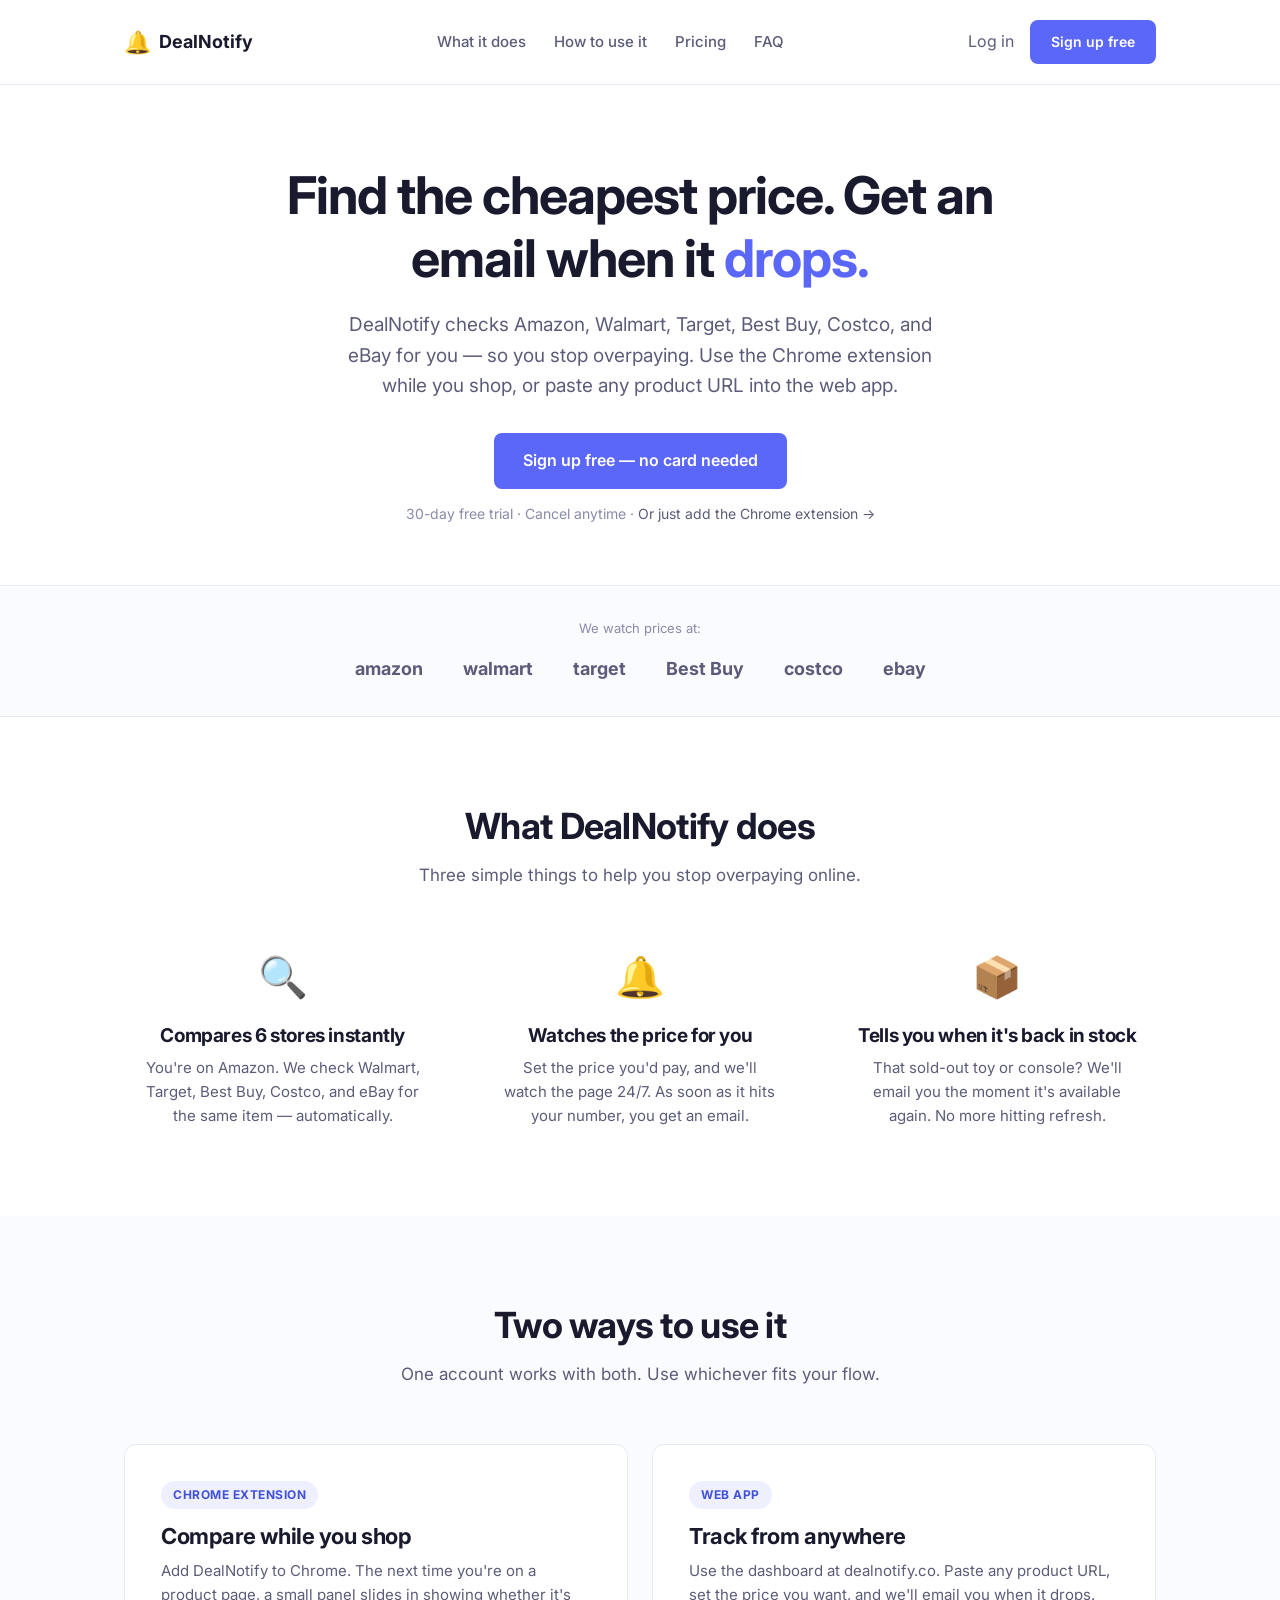
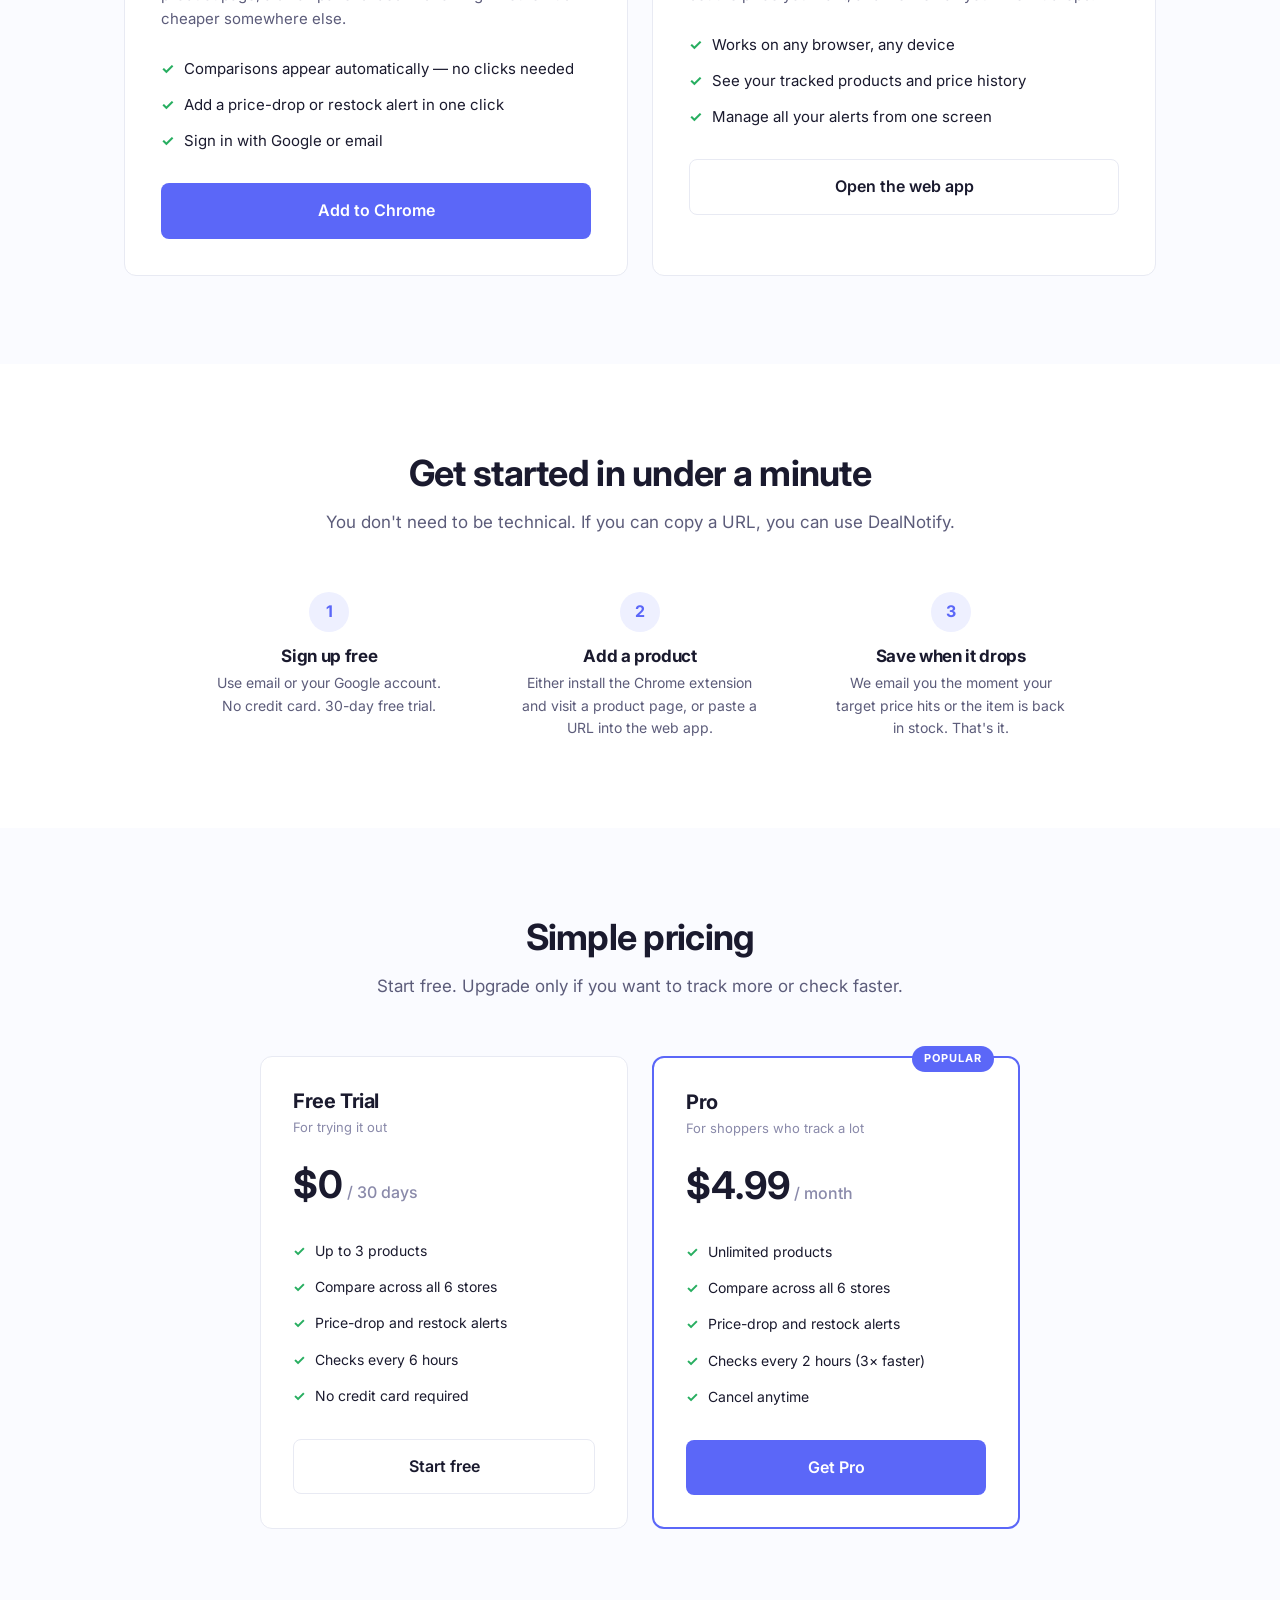
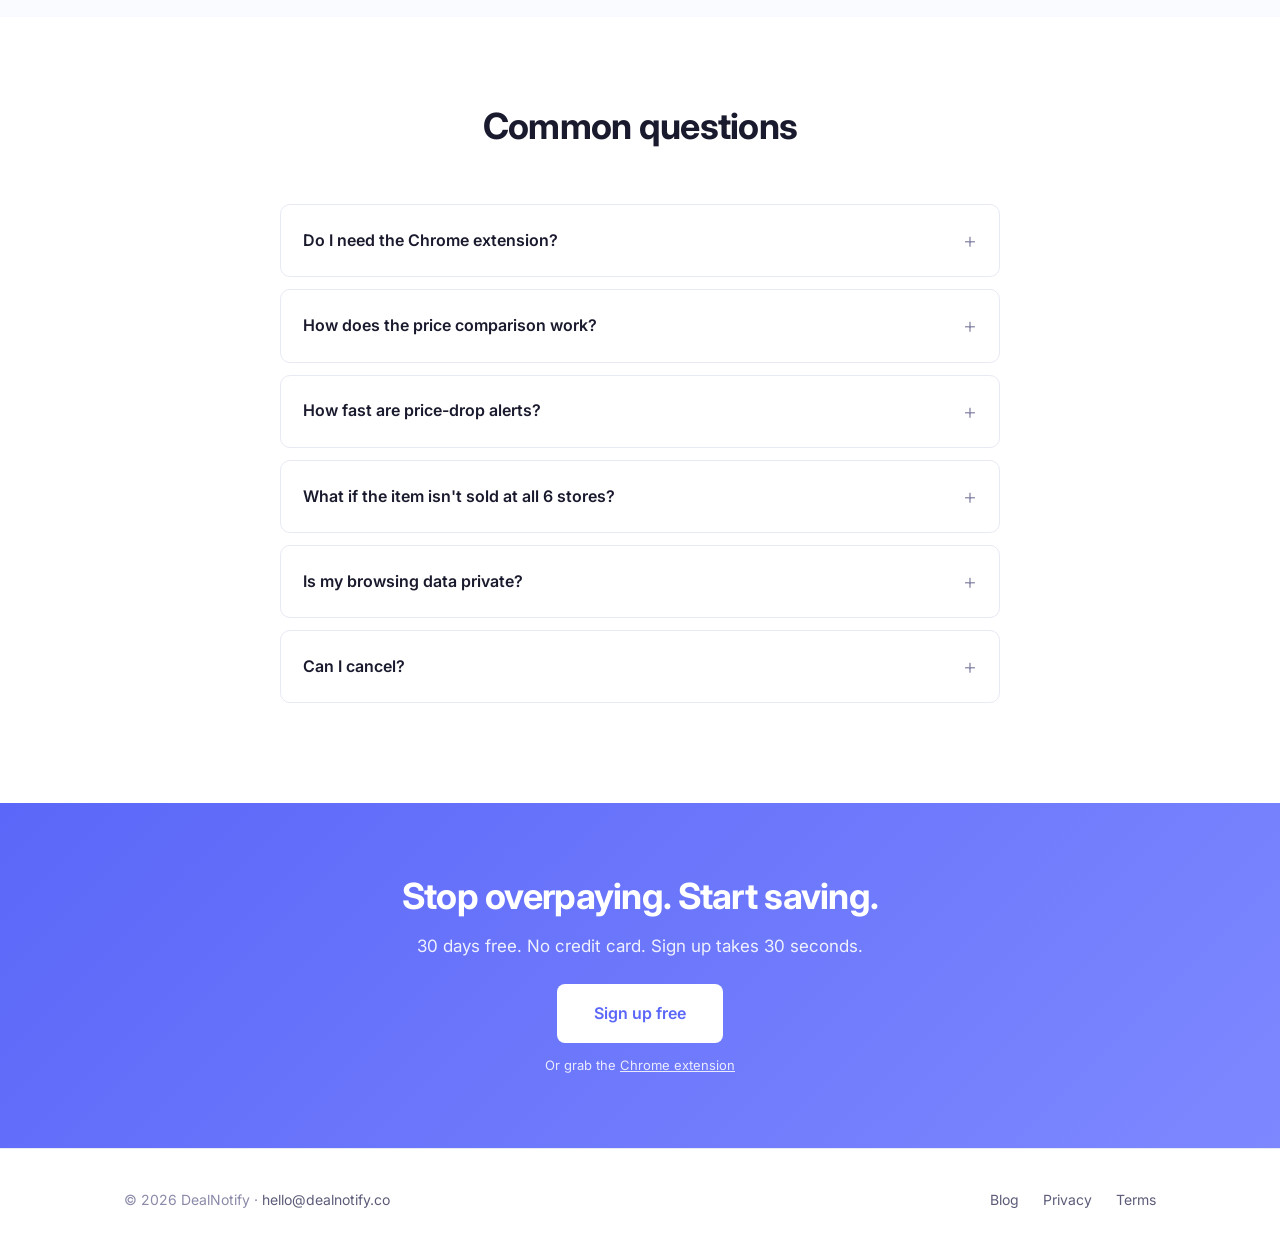
<file: index-redesign-v2.html>
<!DOCTYPE html>
<html lang="en">
<head>
  <meta charset="UTF-8">
  <meta name="viewport" content="width=device-width, initial-scale=1.0">
  <!-- Google tag (gtag.js) — same property as existing site -->
  <script async src="https://www.googletagmanager.com/gtag/js?id=G-QQ2L8EBBV8"></script>
  <script>
    window.dataLayer = window.dataLayer || [];
    function gtag(){dataLayer.push(arguments);}
    gtag('js', new Date());
    gtag('config', 'G-QQ2L8EBBV8');
  </script>

  <title>DealNotify — Find the cheapest price. Get notified when it drops.</title>
  <meta name="description" content="DealNotify finds the same product at Amazon, Walmart, Target, Best Buy, Costco, and eBay — and emails you when the price drops to your target. Use the browser extension or web app. Free for 30 days.">
  <meta name="author" content="DealNotify">
  <link rel="canonical" href="https://www.dealnotify.co/">
  <link rel="icon" href="/dealnotify-logo-440x280.png" type="image/png">

  <meta property="og:type" content="website">
  <meta property="og:url" content="https://www.dealnotify.co/">
  <meta property="og:title" content="DealNotify — Find the cheapest price. Get notified when it drops.">
  <meta property="og:description" content="Compare prices across 6 retailers. Track them automatically. Save without effort.">
  <meta property="og:image" content="https://www.dealnotify.co/dealnotify-promo-440x280.png">

  <meta name="twitter:card" content="summary_large_image">
  <meta name="twitter:title" content="DealNotify — Find the cheapest price">
  <meta name="twitter:description" content="Compare prices across 6 retailers. Track them automatically.">

  <link rel="preconnect" href="https://fonts.googleapis.com">
  <link rel="preconnect" href="https://fonts.gstatic.com" crossorigin>
  <link href="https://fonts.googleapis.com/css2?family=Inter:wght@400;500;600;700&display=swap" rel="stylesheet">

  <style>
    :root {
      --primary: #5b67f8;
      --primary-dark: #4351d8;
      --primary-soft: #eef0ff;
      --navy: #1a1a2e;
      --green: #27ae60;
      --text: #1a1a2e;
      --text-light: #5c5c7a;
      --text-muted: #8a8aaa;
      --bg: #ffffff;
      --bg-soft: #fafbff;
      --border: #e8eaf3;
    }

    * { box-sizing: border-box; }
    html { scroll-behavior: smooth; }
    body {
      margin: 0;
      font-family: 'Inter', -apple-system, BlinkMacSystemFont, 'Segoe UI', sans-serif;
      color: var(--text);
      background: var(--bg);
      line-height: 1.6;
      font-size: 16px;
      -webkit-font-smoothing: antialiased;
    }
    h1, h2, h3 { margin: 0; line-height: 1.2; letter-spacing: -0.02em; color: var(--navy); font-weight: 700; }
    p { margin: 0; }
    a { color: var(--primary); text-decoration: none; }
    a:hover { text-decoration: underline; }
    .container { max-width: 1080px; margin: 0 auto; padding: 0 24px; }

    /* ─── Buttons ─── */
    .btn {
      display: inline-flex;
      align-items: center;
      justify-content: center;
      padding: 14px 28px;
      border-radius: 8px;
      font-weight: 600;
      font-size: 16px;
      cursor: pointer;
      border: 1px solid transparent;
      transition: all 0.15s;
      text-decoration: none;
    }
    .btn-primary { background: var(--primary); color: white; }
    .btn-primary:hover { background: var(--primary-dark); text-decoration: none; }
    .btn-secondary { background: white; color: var(--navy); border-color: var(--border); }
    .btn-secondary:hover { border-color: var(--primary); color: var(--primary); text-decoration: none; }
    .btn-link { color: var(--text-light); padding: 8px 0; }
    .btn-link:hover { color: var(--primary); }

    /* ─── Nav ─── */
    nav {
      padding: 20px 0;
      border-bottom: 1px solid var(--border);
      background: white;
      position: sticky;
      top: 0;
      z-index: 100;
    }
    nav .container { display: flex; align-items: center; justify-content: space-between; }
    .brand {
      display: flex;
      align-items: center;
      gap: 8px;
      font-weight: 700;
      font-size: 18px;
      color: var(--navy);
    }
    .brand-icon {
      font-size: 22px;
    }
    nav ul { list-style: none; display: flex; gap: 28px; margin: 0; padding: 0; }
    nav ul a { color: var(--text-light); font-size: 15px; font-weight: 500; }
    nav ul a:hover { color: var(--navy); text-decoration: none; }
    .nav-right { display: flex; align-items: center; gap: 16px; }
    @media (max-width: 720px) {
      nav ul { display: none; }
    }

    /* ─── Hero ─── */
    .hero {
      padding: 80px 0 60px;
      text-align: center;
    }
    .hero h1 {
      font-size: clamp(34px, 5vw, 52px);
      max-width: 760px;
      margin: 0 auto 20px;
    }
    .hero h1 .highlight {
      color: var(--primary);
    }
    .hero .subhead {
      font-size: clamp(17px, 1.8vw, 19px);
      color: var(--text-light);
      max-width: 620px;
      margin: 0 auto 32px;
    }
    .hero .cta-row {
      display: flex;
      gap: 12px;
      justify-content: center;
      flex-wrap: wrap;
      margin-bottom: 14px;
    }
    .hero .small {
      font-size: 14px;
      color: var(--text-muted);
    }
    .hero .small a { color: var(--text-light); }

    /* ─── Retailer logos strip ─── */
    .retailers {
      padding: 32px 0;
      background: var(--bg-soft);
      border-top: 1px solid var(--border);
      border-bottom: 1px solid var(--border);
    }
    .retailers .label {
      text-align: center;
      font-size: 13px;
      color: var(--text-muted);
      margin-bottom: 16px;
    }
    .retailers .logos {
      display: flex;
      justify-content: center;
      gap: 40px;
      flex-wrap: wrap;
      font-size: 18px;
      font-weight: 700;
      color: var(--text-light);
    }

    /* ─── Section base ─── */
    section.s {
      padding: 88px 0;
    }
    @media (max-width: 720px) {
      section.s { padding: 56px 0; }
    }
    .s-header {
      text-align: center;
      max-width: 680px;
      margin: 0 auto 56px;
    }
    .s-header h2 {
      font-size: clamp(28px, 4vw, 36px);
      margin-bottom: 14px;
    }
    .s-header p {
      font-size: 17px;
      color: var(--text-light);
    }

    /* ─── 3 simple features ─── */
    .what {
      display: grid;
      grid-template-columns: repeat(3, 1fr);
      gap: 40px;
    }
    @media (max-width: 720px) {
      .what { grid-template-columns: 1fr; gap: 32px; }
    }
    .what-item {
      text-align: center;
    }
    .what-emoji {
      font-size: 40px;
      margin-bottom: 16px;
      display: block;
    }
    .what-item h3 { font-size: 19px; margin-bottom: 8px; }
    .what-item p { font-size: 15px; color: var(--text-light); max-width: 280px; margin: 0 auto; }

    /* ─── Two ways to use it ─── */
    section.ways { background: var(--bg-soft); }
    .ways-grid {
      display: grid;
      grid-template-columns: 1fr 1fr;
      gap: 24px;
    }
    @media (max-width: 720px) {
      .ways-grid { grid-template-columns: 1fr; }
    }
    .way-card {
      background: white;
      border: 1px solid var(--border);
      border-radius: 12px;
      padding: 36px;
    }
    .way-card .way-tag {
      display: inline-block;
      padding: 4px 12px;
      background: var(--primary-soft);
      color: var(--primary-dark);
      border-radius: 100px;
      font-size: 12px;
      font-weight: 700;
      letter-spacing: 0.5px;
      text-transform: uppercase;
      margin-bottom: 14px;
    }
    .way-card h3 { font-size: 22px; margin-bottom: 10px; }
    .way-card p.way-desc { font-size: 15px; color: var(--text-light); margin-bottom: 20px; }
    .way-card ul { list-style: none; padding: 0; margin: 0 0 24px; }
    .way-card ul li {
      padding: 6px 0;
      font-size: 15px;
      color: var(--text);
      display: flex;
      align-items: flex-start;
      gap: 10px;
    }
    .way-card ul li::before {
      content: '✓';
      color: var(--green);
      font-weight: 700;
      flex-shrink: 0;
    }
    .way-card .btn { width: 100%; }

    /* ─── How it works ─── */
    .steps {
      display: grid;
      grid-template-columns: repeat(3, 1fr);
      gap: 32px;
      max-width: 900px;
      margin: 0 auto;
    }
    @media (max-width: 720px) {
      .steps { grid-template-columns: 1fr; gap: 28px; }
    }
    .step {
      text-align: center;
    }
    .step-num {
      display: inline-grid;
      place-items: center;
      width: 40px;
      height: 40px;
      border-radius: 50%;
      background: var(--primary-soft);
      color: var(--primary);
      font-weight: 700;
      font-size: 16px;
      margin-bottom: 14px;
    }
    .step h3 { font-size: 17px; margin-bottom: 6px; }
    .step p { font-size: 14px; color: var(--text-light); max-width: 240px; margin: 0 auto; }

    /* ─── Pricing ─── */
    section.pricing { background: var(--bg-soft); }
    .price-grid {
      display: grid;
      grid-template-columns: 1fr 1fr;
      gap: 24px;
      max-width: 760px;
      margin: 0 auto;
    }
    @media (max-width: 720px) {
      .price-grid { grid-template-columns: 1fr; }
    }
    .price-card {
      background: white;
      border: 1px solid var(--border);
      border-radius: 12px;
      padding: 32px;
    }
    .price-card.featured { border: 2px solid var(--primary); position: relative; }
    .price-card.featured::before {
      content: 'POPULAR';
      position: absolute;
      top: -12px;
      right: 24px;
      background: var(--primary);
      color: white;
      padding: 4px 12px;
      border-radius: 100px;
      font-size: 11px;
      font-weight: 700;
      letter-spacing: 1px;
    }
    .price-card h3 { font-size: 20px; margin-bottom: 4px; }
    .price-card .price-tag { font-size: 13px; color: var(--text-muted); margin-bottom: 16px; }
    .price-amt { font-size: 38px; font-weight: 700; color: var(--navy); margin-bottom: 18px; }
    .price-amt .price-unit { font-size: 16px; color: var(--text-muted); font-weight: 500; }
    .price-card ul { list-style: none; padding: 0; margin: 0 0 24px; }
    .price-card ul li {
      padding: 7px 0;
      font-size: 14px;
      color: var(--text);
      display: flex;
      align-items: center;
      gap: 10px;
    }
    .price-card ul li::before { content: '✓'; color: var(--green); font-weight: 700; }
    .price-card .btn { width: 100%; }

    /* ─── FAQ ─── */
    .faq { max-width: 720px; margin: 0 auto; }
    .faq details {
      border: 1px solid var(--border);
      border-radius: 10px;
      margin-bottom: 12px;
      transition: border-color 0.15s;
      background: white;
    }
    .faq details[open] { border-color: var(--primary); }
    .faq summary {
      padding: 18px 22px;
      font-weight: 600;
      font-size: 16px;
      cursor: pointer;
      list-style: none;
      display: flex;
      justify-content: space-between;
      align-items: center;
      color: var(--navy);
    }
    .faq summary::-webkit-details-marker { display: none; }
    .faq summary::after {
      content: '+';
      font-size: 22px;
      font-weight: 300;
      color: var(--text-muted);
    }
    .faq details[open] summary::after { content: '−'; }
    .faq-body {
      padding: 0 22px 18px;
      font-size: 15px;
      color: var(--text-light);
    }

    /* ─── Final CTA ─── */
    .final {
      padding: 72px 0;
      text-align: center;
      background: linear-gradient(135deg, var(--primary), #7d88ff);
      color: white;
    }
    .final h2 { color: white; font-size: clamp(28px, 4vw, 36px); margin-bottom: 14px; }
    .final p { font-size: 17px; opacity: 0.9; margin-bottom: 24px; max-width: 480px; margin-left: auto; margin-right: auto; }
    .final .btn { background: white; color: var(--primary); padding: 16px 36px; }
    .final .btn:hover { background: rgba(255,255,255,0.92); text-decoration: none; }
    .final .small { font-size: 13px; opacity: 0.85; margin-top: 12px; }

    /* ─── Footer ─── */
    footer {
      padding: 40px 0 30px;
      background: white;
      border-top: 1px solid var(--border);
      font-size: 14px;
      color: var(--text-muted);
    }
    footer .container { display: flex; align-items: center; justify-content: space-between; flex-wrap: wrap; gap: 20px; }
    footer .links { display: flex; gap: 24px; }
    footer .links a { color: var(--text-light); }
    footer .links a:hover { color: var(--primary); text-decoration: none; }
    @media (max-width: 600px) {
      footer .container { flex-direction: column; text-align: center; }
    }
  </style>
</head>
<body>

  <!-- ─── NAV ─── -->
  <nav>
    <div class="container">
      <a href="#" class="brand"><span class="brand-icon">🔔</span>DealNotify</a>
      <ul>
        <li><a href="#what">What it does</a></li>
        <li><a href="#ways">How to use it</a></li>
        <li><a href="#pricing">Pricing</a></li>
        <li><a href="#faq">FAQ</a></li>
      </ul>
      <div class="nav-right">
        <a href="/login" class="btn-link">Log in</a>
        <a href="/signup" class="btn btn-primary" style="padding:10px 20px;font-size:14px;">Sign up free</a>
      </div>
    </div>
  </nav>

  <!-- ─── HERO ─── -->
  <section class="hero">
    <div class="container">
      <h1>Find the cheapest price. Get an email when it <span class="highlight">drops.</span></h1>
      <p class="subhead">DealNotify checks Amazon, Walmart, Target, Best Buy, Costco, and eBay for you — so you stop overpaying. Use the Chrome extension while you shop, or paste any product URL into the web app.</p>
      <div class="cta-row">
        <a href="/signup" class="btn btn-primary">Sign up free — no card needed</a>
      </div>
      <div class="small">30-day free trial · Cancel anytime · <a href="#install">Or just add the Chrome extension →</a></div>
    </div>
  </section>

  <!-- ─── RETAILERS STRIP ─── -->
  <div class="retailers">
    <div class="container">
      <div class="label">We watch prices at:</div>
      <div class="logos">
        <span>amazon</span>
        <span>walmart</span>
        <span>target</span>
        <span>Best Buy</span>
        <span>costco</span>
        <span>ebay</span>
      </div>
    </div>
  </div>

  <!-- ─── 3 SIMPLE FEATURES (What it does) ─── -->
  <section class="s" id="what">
    <div class="container">
      <div class="s-header">
        <h2>What DealNotify does</h2>
        <p>Three simple things to help you stop overpaying online.</p>
      </div>

      <div class="what">
        <div class="what-item">
          <span class="what-emoji">🔍</span>
          <h3>Compares 6 stores instantly</h3>
          <p>You're on Amazon. We check Walmart, Target, Best Buy, Costco, and eBay for the same item — automatically.</p>
        </div>

        <div class="what-item">
          <span class="what-emoji">🔔</span>
          <h3>Watches the price for you</h3>
          <p>Set the price you'd pay, and we'll watch the page 24/7. As soon as it hits your number, you get an email.</p>
        </div>

        <div class="what-item">
          <span class="what-emoji">📦</span>
          <h3>Tells you when it's back in stock</h3>
          <p>That sold-out toy or console? We'll email you the moment it's available again. No more hitting refresh.</p>
        </div>
      </div>
    </div>
  </section>

  <!-- ─── TWO WAYS TO USE IT ─── -->
  <section class="s ways" id="ways">
    <div class="container">
      <div class="s-header">
        <h2>Two ways to use it</h2>
        <p>One account works with both. Use whichever fits your flow.</p>
      </div>

      <div class="ways-grid">
        <!-- Chrome extension -->
        <div class="way-card">
          <span class="way-tag">Chrome extension</span>
          <h3>Compare while you shop</h3>
          <p class="way-desc">Add DealNotify to Chrome. The next time you're on a product page, a small panel slides in showing whether it's cheaper somewhere else.</p>
          <ul>
            <li>Comparisons appear automatically — no clicks needed</li>
            <li>Add a price-drop or restock alert in one click</li>
            <li>Sign in with Google or email</li>
          </ul>
          <a href="#install" class="btn btn-primary">Add to Chrome</a>
        </div>

        <!-- Web app -->
        <div class="way-card">
          <span class="way-tag">Web app</span>
          <h3>Track from anywhere</h3>
          <p class="way-desc">Use the dashboard at dealnotify.co. Paste any product URL, set the price you want, and we'll email you when it drops.</p>
          <ul>
            <li>Works on any browser, any device</li>
            <li>See your tracked products and price history</li>
            <li>Manage all your alerts from one screen</li>
          </ul>
          <a href="/signup" class="btn btn-secondary">Open the web app</a>
        </div>
      </div>
    </div>
  </section>

  <!-- ─── HOW IT WORKS ─── -->
  <section class="s">
    <div class="container">
      <div class="s-header">
        <h2>Get started in under a minute</h2>
        <p>You don't need to be technical. If you can copy a URL, you can use DealNotify.</p>
      </div>

      <div class="steps">
        <div class="step">
          <div class="step-num">1</div>
          <h3>Sign up free</h3>
          <p>Use email or your Google account. No credit card. 30-day free trial.</p>
        </div>
        <div class="step">
          <div class="step-num">2</div>
          <h3>Add a product</h3>
          <p>Either install the Chrome extension and visit a product page, or paste a URL into the web app.</p>
        </div>
        <div class="step">
          <div class="step-num">3</div>
          <h3>Save when it drops</h3>
          <p>We email you the moment your target price hits or the item is back in stock. That's it.</p>
        </div>
      </div>
    </div>
  </section>

  <!-- ─── PRICING ─── -->
  <section class="s pricing" id="pricing">
    <div class="container">
      <div class="s-header">
        <h2>Simple pricing</h2>
        <p>Start free. Upgrade only if you want to track more or check faster.</p>
      </div>

      <div class="price-grid">
        <div class="price-card">
          <h3>Free Trial</h3>
          <div class="price-tag">For trying it out</div>
          <div class="price-amt">$0<span class="price-unit"> / 30 days</span></div>
          <ul>
            <li>Up to 3 products</li>
            <li>Compare across all 6 stores</li>
            <li>Price-drop and restock alerts</li>
            <li>Checks every 6 hours</li>
            <li>No credit card required</li>
          </ul>
          <a href="/signup" class="btn btn-secondary">Start free</a>
        </div>

        <div class="price-card featured">
          <h3>Pro</h3>
          <div class="price-tag">For shoppers who track a lot</div>
          <div class="price-amt">$4.99<span class="price-unit"> / month</span></div>
          <ul>
            <li>Unlimited products</li>
            <li>Compare across all 6 stores</li>
            <li>Price-drop and restock alerts</li>
            <li>Checks every 2 hours (3× faster)</li>
            <li>Cancel anytime</li>
          </ul>
          <a href="/signup?plan=pro" class="btn btn-primary">Get Pro</a>
        </div>
      </div>
    </div>
  </section>

  <!-- ─── FAQ ─── -->
  <section class="s" id="faq">
    <div class="container">
      <div class="s-header">
        <h2>Common questions</h2>
      </div>

      <div class="faq">
        <details>
          <summary>Do I need the Chrome extension?</summary>
          <div class="faq-body">No. The web app works on its own — paste any product URL, set a target price, and you'll get email alerts. The extension just makes it easier to track from any product page and shows price comparisons automatically while you shop.</div>
        </details>

        <details>
          <summary>How does the price comparison work?</summary>
          <div class="faq-body">When you're on a supported product page (or paste a URL), DealNotify identifies the product (brand, model, key specs) and searches the same item across the other supported stores. If we find a confident match somewhere cheaper, we show it.</div>
        </details>

        <details>
          <summary>How fast are price-drop alerts?</summary>
          <div class="faq-body">On the free plan, we check every 6 hours. On Pro, every 2 hours. The moment the price hits your target, an email goes out within seconds. For most shoppers, that's well within the window of a typical sale.</div>
        </details>

        <details>
          <summary>What if the item isn't sold at all 6 stores?</summary>
          <div class="faq-body">No problem. We compare against whichever stores carry the item. If a product is exclusive to one retailer, the comparison will simply show no other matches — and you can still set a price-drop or restock alert.</div>
        </details>

        <details>
          <summary>Is my browsing data private?</summary>
          <div class="faq-body">Yes. The extension only sends us the product URL of the page you're on, and only when that page is one of the 6 supported retailers. We don't see other tabs, search history, or anything outside those retailers. Read our <a href="/privacy">privacy policy</a> for details.</div>
        </details>

        <details>
          <summary>Can I cancel?</summary>
          <div class="faq-body">Yes, anytime, from your dashboard. Pro is month-to-month with no contract. If you cancel, your account stays on the free plan and your tracked products keep working — just at the slower 6-hour check interval.</div>
        </details>
      </div>
    </div>
  </section>

  <!-- ─── FINAL CTA ─── -->
  <section class="final" id="install">
    <div class="container">
      <h2>Stop overpaying. Start saving.</h2>
      <p>30 days free. No credit card. Sign up takes 30 seconds.</p>
      <a href="/signup" class="btn">Sign up free</a>
      <div class="small">Or grab the <a href="https://chrome.google.com/webstore/detail/kchogeockmgjejohfkkpnpenkaaoklmj" style="color:white;text-decoration:underline;">Chrome extension</a></div>
    </div>
  </section>

  <!-- ─── FOOTER ─── -->
  <footer>
    <div class="container">
      <div>&copy; 2026 DealNotify · <a href="mailto:hello@dealnotify.co" style="color:var(--text-light);">hello@dealnotify.co</a></div>
      <div class="links">
        <a href="/blog.html">Blog</a>
        <a href="/privacy">Privacy</a>
        <a href="/terms">Terms</a>
      </div>
    </div>
  </footer>

</body>
</html>
</file>
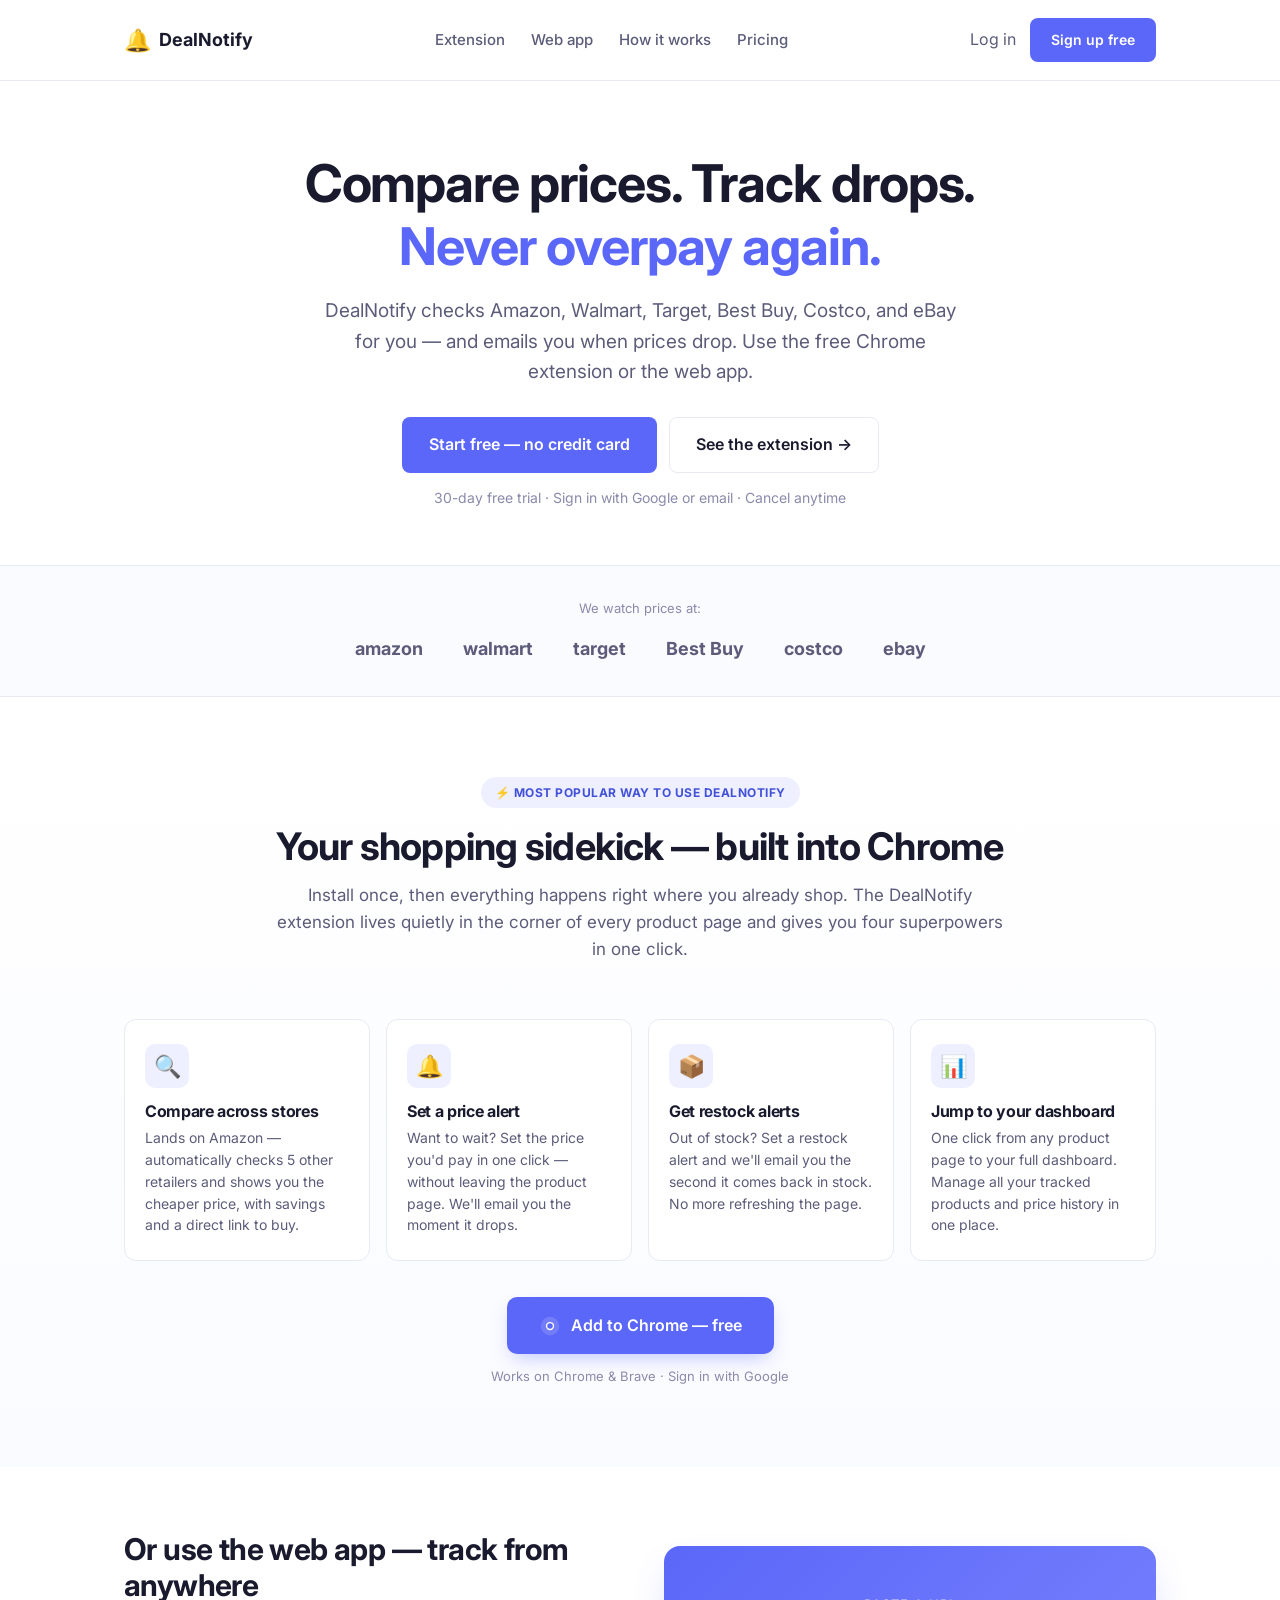
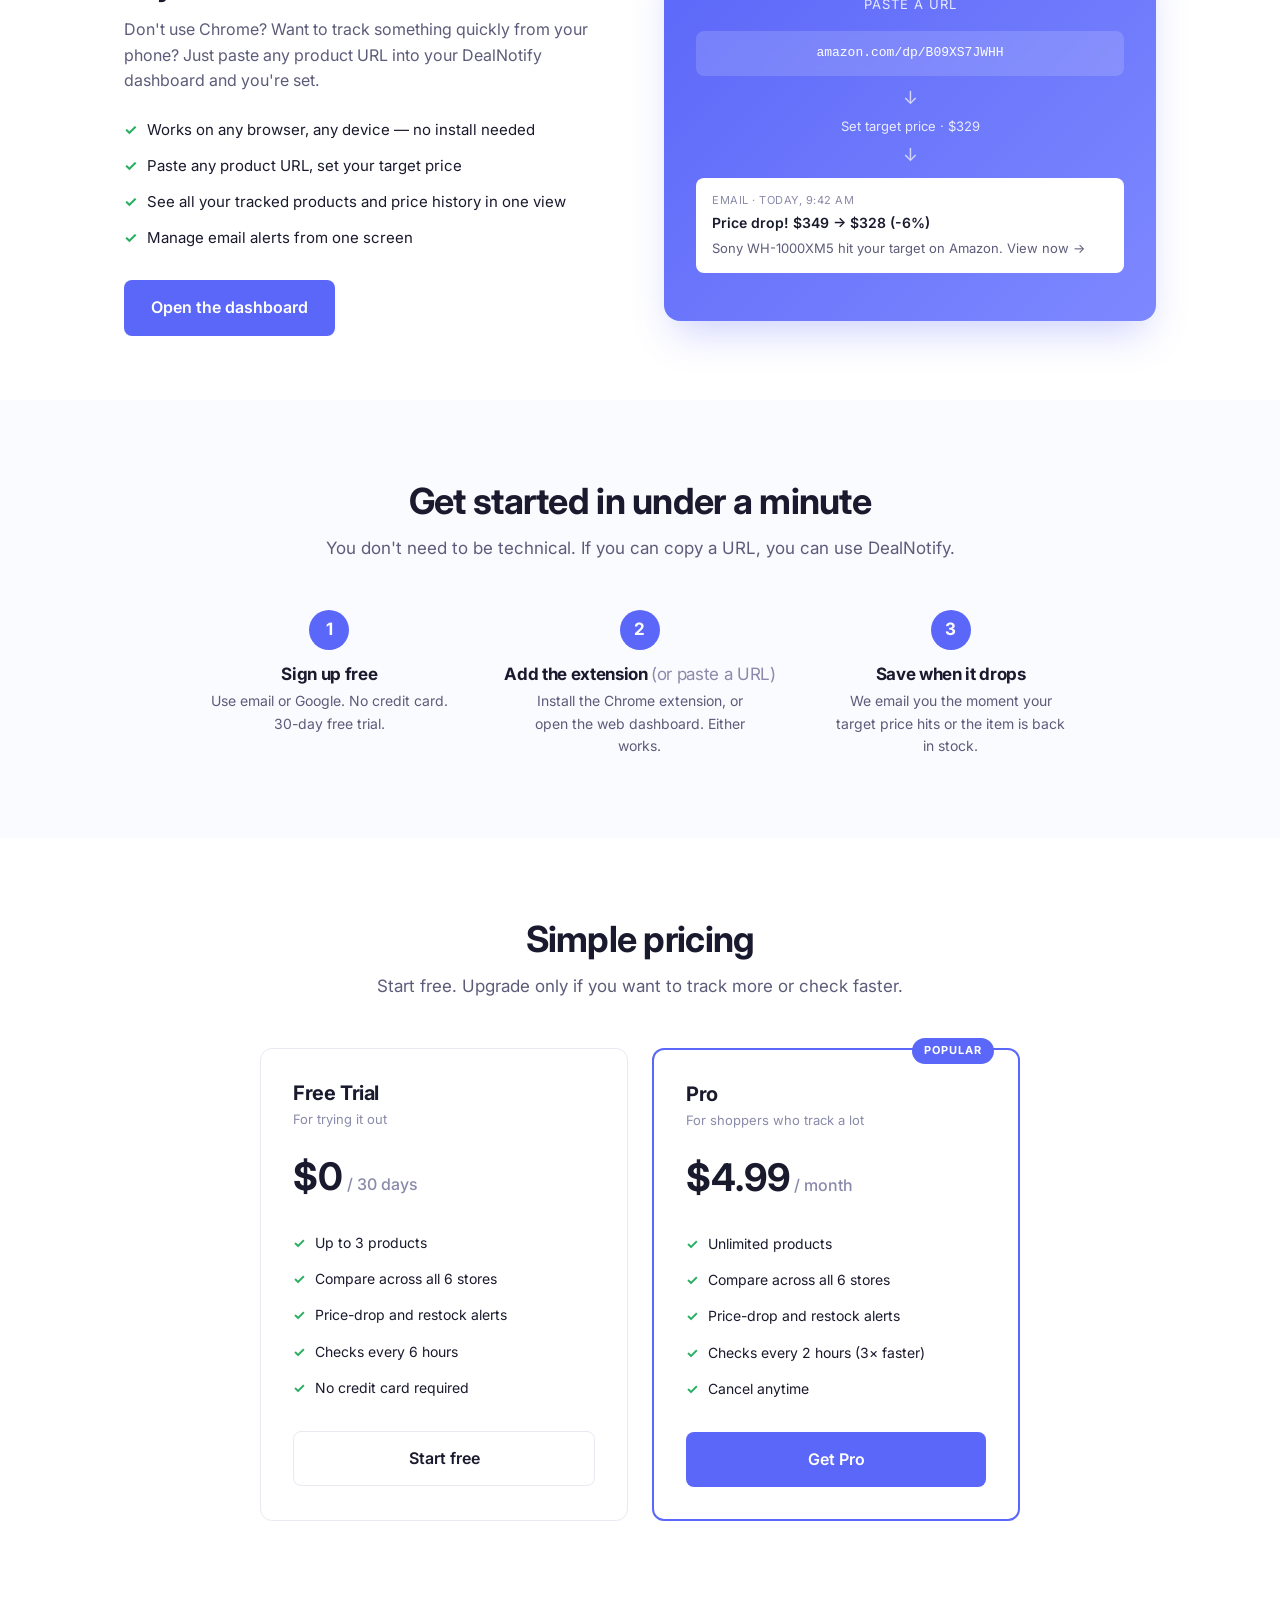
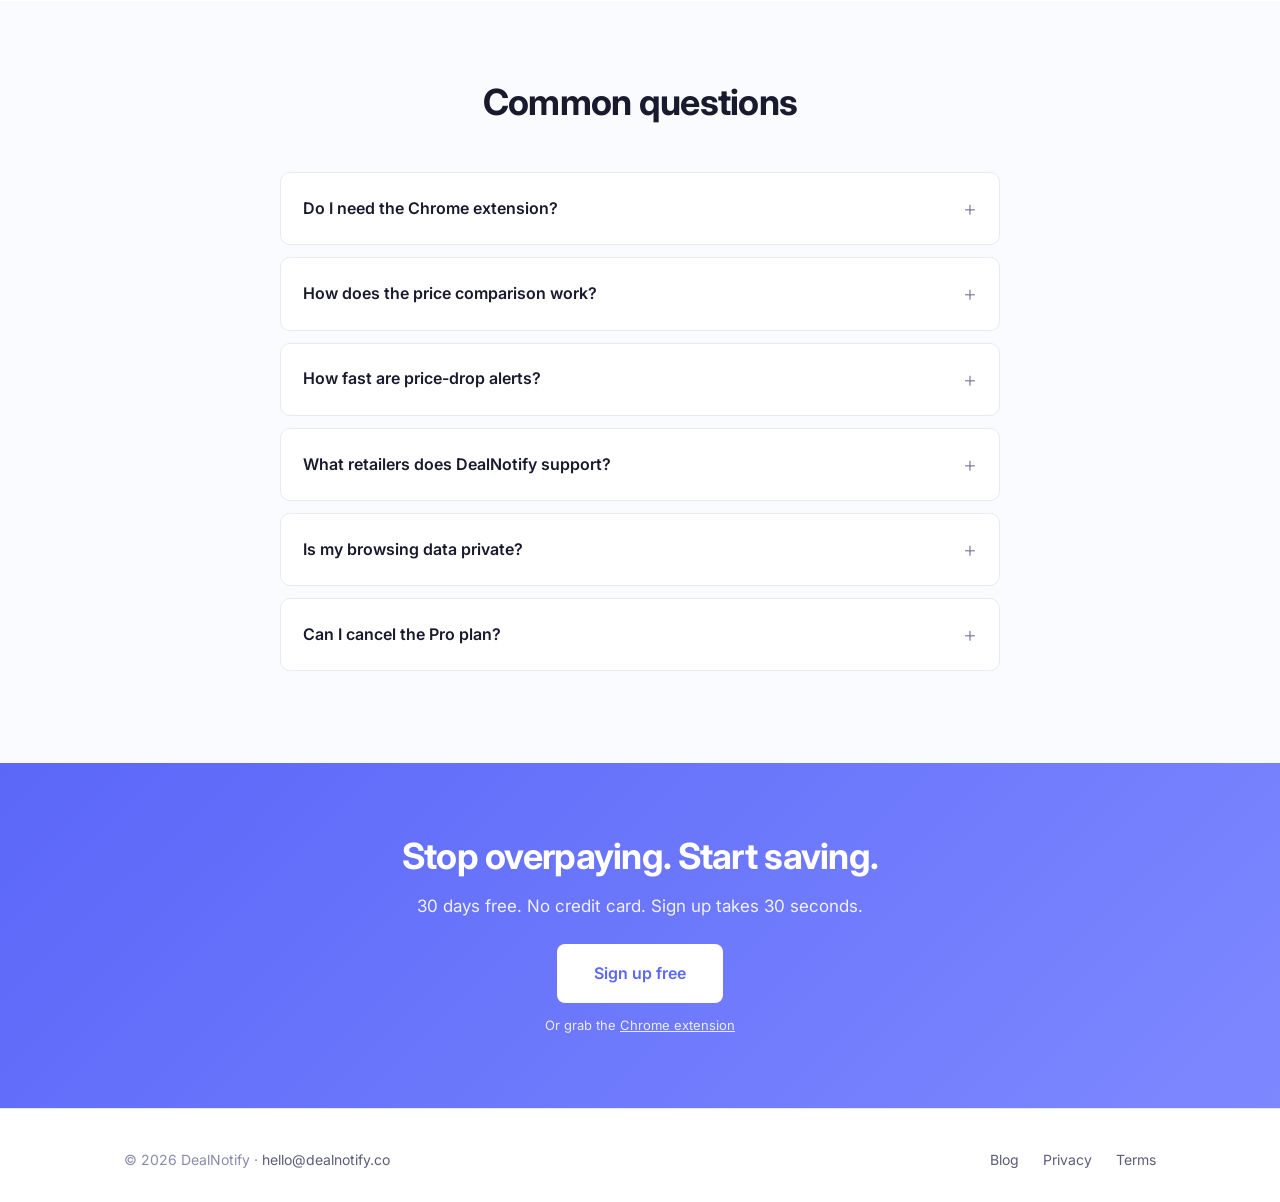
<file: index-redesign-v3.html>
<!DOCTYPE html>
<html lang="en">
<head>
  <meta charset="UTF-8">
  <meta name="viewport" content="width=device-width, initial-scale=1.0">
  <meta name="theme-color" content="#5b67f8">

  <!-- Google tag (gtag.js) — same property as existing site -->
  <script async src="https://www.googletagmanager.com/gtag/js?id=G-QQ2L8EBBV8"></script>
  <script>
    window.dataLayer = window.dataLayer || [];
    function gtag(){dataLayer.push(arguments);}
    gtag('js', new Date());
    gtag('config', 'G-QQ2L8EBBV8');
  </script>

  <title>DealNotify — Compare, Track & Get Price-Drop Alerts</title>
  <meta name="description" content="DealNotify compares Amazon, Walmart, Target, Best Buy, Costco & eBay prices automatically — and emails you the moment a price drops. Free Chrome extension + web app.">
  <meta name="author" content="DealNotify">
  <link rel="canonical" href="https://www.dealnotify.co/">

  <!-- Icons -->
  <link rel="icon" href="/dealnotify-logo-440x280.png" type="image/png">
  <link rel="apple-touch-icon" href="/dealnotify-logo-440x280.png">

  <!-- Open Graph -->
  <meta property="og:type" content="website">
  <meta property="og:url" content="https://www.dealnotify.co/">
  <meta property="og:title" content="DealNotify — Compare prices, track drops, never overpay">
  <meta property="og:description" content="Free Chrome extension that compares prices across 6 retailers and emails you when they drop. Plus a web dashboard for managing all your alerts.">
  <meta property="og:image" content="https://www.dealnotify.co/dealnotify-promo-440x280.png">

  <!-- Twitter -->
  <meta name="twitter:card" content="summary_large_image">
  <meta name="twitter:title" content="DealNotify — Compare, Track & Get Price-Drop Alerts">
  <meta name="twitter:description" content="Free Chrome extension that does Compare, price alerts, restock alerts, and dashboard sync — all from any product page.">
  <meta name="twitter:image" content="https://www.dealnotify.co/dealnotify-promo-440x280.png">

  <!-- ─── JSON-LD: Organization ─── -->
  <script type="application/ld+json">
  {
    "@context": "https://schema.org",
    "@type": "Organization",
    "name": "DealNotify",
    "url": "https://www.dealnotify.co",
    "logo": "https://www.dealnotify.co/dealnotify-logo-440x280.png",
    "email": "hello@dealnotify.co",
    "sameAs": []
  }
  </script>

  <!-- ─── JSON-LD: SoftwareApplication ─── -->
  <script type="application/ld+json">
  {
    "@context": "https://schema.org",
    "@type": "SoftwareApplication",
    "name": "DealNotify",
    "description": "Cross-retailer price comparison and price-drop alerts for online shoppers. Includes a free Chrome extension and web app.",
    "applicationCategory": "BrowserApplication",
    "operatingSystem": "Chrome, Web",
    "url": "https://www.dealnotify.co",
    "offers": [
      {
        "@type": "Offer",
        "name": "Free Trial",
        "price": "0",
        "priceCurrency": "USD",
        "category": "free"
      },
      {
        "@type": "Offer",
        "name": "Pro",
        "price": "4.99",
        "priceCurrency": "USD",
        "category": "subscription"
      }
    ]
  }
  </script>

  <!-- ─── JSON-LD: FAQPage (rich snippets in SERP) ─── -->
  <script type="application/ld+json">
  {
    "@context": "https://schema.org",
    "@type": "FAQPage",
    "mainEntity": [
      {
        "@type": "Question",
        "name": "Do I need the Chrome extension?",
        "acceptedAnswer": {
          "@type": "Answer",
          "text": "No — the web app works on its own. But the extension makes everything faster: comparisons appear automatically as you shop, and you can set price-drop or restock alerts in one click without leaving the product page."
        }
      },
      {
        "@type": "Question",
        "name": "How does the price comparison work?",
        "acceptedAnswer": {
          "@type": "Answer",
          "text": "When you're on a supported product page, DealNotify identifies the product and searches the same item across other supported stores. If we find a confident match somewhere cheaper, we show it with the savings amount and a direct link."
        }
      },
      {
        "@type": "Question",
        "name": "How fast are price-drop alerts?",
        "acceptedAnswer": {
          "@type": "Answer",
          "text": "On the Free plan, every 6 hours. On Pro, every 2 hours. The moment your target price hits, an email is sent within seconds."
        }
      },
      {
        "@type": "Question",
        "name": "What retailers does DealNotify support?",
        "acceptedAnswer": {
          "@type": "Answer",
          "text": "Amazon, Walmart, Target, Best Buy, Costco, and eBay. Compare works across all six; price-drop and restock alerts work on any product URL from these retailers."
        }
      },
      {
        "@type": "Question",
        "name": "Is my browsing data private?",
        "acceptedAnswer": {
          "@type": "Answer",
          "text": "Yes. The extension only sends product URLs from the six supported retailer pages. We don't see other tabs, search history, or anything outside those retailers."
        }
      },
      {
        "@type": "Question",
        "name": "Can I cancel the Pro plan?",
        "acceptedAnswer": {
          "@type": "Answer",
          "text": "Yes, anytime from your dashboard. Pro is month-to-month with no contract. If you cancel, your account stays on the Free plan."
        }
      }
    ]
  }
  </script>

  <link rel="preconnect" href="https://fonts.googleapis.com">
  <link rel="preconnect" href="https://fonts.gstatic.com" crossorigin>
  <link href="https://fonts.googleapis.com/css2?family=Inter:wght@400;500;600;700;800&display=swap" rel="stylesheet">

  <style>
    :root {
      --primary: #5b67f8;
      --primary-dark: #4351d8;
      --primary-soft: #eef0ff;
      --navy: #1a1a2e;
      --green: #27ae60;
      --green-soft: #e3f7ec;
      --text: #1a1a2e;
      --text-light: #5c5c7a;
      --text-muted: #8a8aaa;
      --bg: #ffffff;
      --bg-soft: #fafbff;
      --border: #e8eaf3;
    }

    * { box-sizing: border-box; }
    html { scroll-behavior: smooth; }
    body {
      margin: 0;
      font-family: 'Inter', -apple-system, BlinkMacSystemFont, 'Segoe UI', sans-serif;
      color: var(--text);
      background: var(--bg);
      line-height: 1.6;
      font-size: 16px;
      -webkit-font-smoothing: antialiased;
    }
    h1, h2, h3, h4 { margin: 0; line-height: 1.2; letter-spacing: -0.02em; color: var(--navy); font-weight: 700; }
    p { margin: 0; }
    a { color: var(--primary); text-decoration: none; }
    a:hover { text-decoration: underline; }
    .container { max-width: 1080px; margin: 0 auto; padding: 0 24px; }

    /* ─── Buttons ─── */
    .btn {
      display: inline-flex;
      align-items: center;
      justify-content: center;
      gap: 8px;
      padding: 14px 26px;
      border-radius: 8px;
      font-weight: 600;
      font-size: 16px;
      cursor: pointer;
      border: 1px solid transparent;
      transition: all 0.15s;
      text-decoration: none;
    }
    .btn-primary { background: var(--primary); color: white; }
    .btn-primary:hover { background: var(--primary-dark); text-decoration: none; }
    .btn-secondary { background: white; color: var(--navy); border-color: var(--border); }
    .btn-secondary:hover { border-color: var(--primary); color: var(--primary); text-decoration: none; }
    .btn-link { color: var(--text-light); padding: 8px 0; }
    .btn-link:hover { color: var(--primary); }

    /* ─── Nav ─── */
    nav.topbar {
      padding: 18px 0;
      border-bottom: 1px solid var(--border);
      background: white;
      position: sticky;
      top: 0;
      z-index: 100;
    }
    nav.topbar .container { display: flex; align-items: center; justify-content: space-between; }
    .brand {
      display: flex;
      align-items: center;
      gap: 8px;
      font-weight: 700;
      font-size: 18px;
      color: var(--navy);
    }
    .brand-icon { font-size: 22px; }
    nav.topbar ul { list-style: none; display: flex; gap: 26px; margin: 0; padding: 0; }
    nav.topbar ul a { color: var(--text-light); font-size: 15px; font-weight: 500; }
    nav.topbar ul a:hover { color: var(--navy); text-decoration: none; }
    .nav-right { display: flex; align-items: center; gap: 14px; }
    @media (max-width: 720px) { nav.topbar ul { display: none; } }

    /* ─── Hero ─── */
    .hero {
      padding: 72px 0 56px;
      text-align: center;
    }
    .hero h1 {
      font-size: clamp(34px, 5vw, 52px);
      max-width: 800px;
      margin: 0 auto 18px;
    }
    .hero h1 .highlight { color: var(--primary); }
    .hero .subhead {
      font-size: clamp(17px, 1.8vw, 19px);
      color: var(--text-light);
      max-width: 640px;
      margin: 0 auto 30px;
    }
    .hero .cta-row {
      display: flex;
      gap: 12px;
      justify-content: center;
      flex-wrap: wrap;
      margin-bottom: 14px;
    }
    .hero .small {
      font-size: 14px;
      color: var(--text-muted);
    }

    /* ─── Retailer logos strip ─── */
    .retailers {
      padding: 32px 0;
      background: var(--bg-soft);
      border-top: 1px solid var(--border);
      border-bottom: 1px solid var(--border);
    }
    .retailers .label { text-align: center; font-size: 13px; color: var(--text-muted); margin-bottom: 16px; }
    .retailers .logos {
      display: flex;
      justify-content: center;
      gap: 40px;
      flex-wrap: wrap;
      font-size: 18px;
      font-weight: 700;
      color: var(--text-light);
    }

    /* ─── Section base ─── */
    section.s { padding: 80px 0; }
    @media (max-width: 720px) { section.s { padding: 56px 0; } }
    .s-header { text-align: center; max-width: 700px; margin: 0 auto 48px; }
    .s-header h2 { font-size: clamp(28px, 4vw, 36px); margin-bottom: 12px; }
    .s-header p { font-size: 17px; color: var(--text-light); }

    /* ─── EXTENSION HERO SECTION ─── */
    section.ext-hero {
      padding: 80px 0;
      background: linear-gradient(180deg, white, var(--bg-soft));
    }
    .ext-hero__intro {
      text-align: center;
      max-width: 740px;
      margin: 0 auto 56px;
    }
    .ext-hero__pill {
      display: inline-block;
      padding: 6px 14px;
      background: var(--primary-soft);
      color: var(--primary-dark);
      border-radius: 100px;
      font-size: 12px;
      font-weight: 700;
      letter-spacing: 0.5px;
      text-transform: uppercase;
      margin-bottom: 16px;
    }
    .ext-hero h2 { font-size: clamp(28px, 4vw, 38px); margin-bottom: 12px; }
    .ext-hero__intro p { font-size: 17px; color: var(--text-light); }

    .ext-features {
      display: grid;
      grid-template-columns: repeat(4, 1fr);
      gap: 16px;
      margin-bottom: 36px;
    }
    @media (max-width: 920px) { .ext-features { grid-template-columns: repeat(2, 1fr); } }
    @media (max-width: 480px) { .ext-features { grid-template-columns: 1fr; } }
    .ext-feature {
      background: white;
      border: 1px solid var(--border);
      border-radius: 12px;
      padding: 24px 20px;
      transition: transform 0.15s, border-color 0.15s, box-shadow 0.15s;
    }
    .ext-feature:hover {
      transform: translateY(-2px);
      border-color: var(--primary);
      box-shadow: 0 8px 24px -8px rgba(91,103,248,0.20);
    }
    .ext-feature__icon {
      width: 44px;
      height: 44px;
      border-radius: 10px;
      background: var(--primary-soft);
      display: grid;
      place-items: center;
      font-size: 22px;
      margin-bottom: 14px;
    }
    .ext-feature h3 { font-size: 16px; margin-bottom: 6px; }
    .ext-feature p { font-size: 14px; color: var(--text-light); line-height: 1.55; }

    .ext-cta-row {
      text-align: center;
    }
    .ext-cta-row .install-btn {
      display: inline-flex;
      align-items: center;
      gap: 10px;
      padding: 16px 32px;
      background: var(--primary);
      color: white;
      border-radius: 10px;
      font-weight: 600;
      font-size: 16px;
      text-decoration: none;
      transition: all 0.15s;
      box-shadow: 0 8px 20px -6px rgba(91,103,248,0.4);
    }
    .ext-cta-row .install-btn:hover {
      background: var(--primary-dark);
      transform: translateY(-1px);
      box-shadow: 0 12px 28px -8px rgba(91,103,248,0.5);
      text-decoration: none;
    }
    .ext-cta-row .install-btn .chrome-icon {
      width: 22px; height: 22px;
      flex-shrink: 0;
    }
    .ext-cta-row .meta {
      display: block;
      margin-top: 12px;
      font-size: 13px;
      color: var(--text-muted);
    }

    /* ─── WEB APP COMPLEMENT ─── */
    section.webapp {
      padding: 64px 0;
    }
    .webapp__row {
      display: grid;
      grid-template-columns: 1fr 1fr;
      gap: 48px;
      align-items: center;
    }
    @media (max-width: 720px) { .webapp__row { grid-template-columns: 1fr; gap: 32px; } }
    .webapp__copy h2 { font-size: clamp(24px, 3vw, 30px); margin-bottom: 14px; }
    .webapp__copy p { font-size: 16px; color: var(--text-light); margin-bottom: 18px; }
    .webapp__copy ul { list-style: none; padding: 0; margin: 0 0 24px; }
    .webapp__copy ul li {
      padding: 6px 0;
      font-size: 15px;
      display: flex;
      align-items: flex-start;
      gap: 10px;
    }
    .webapp__copy ul li::before { content: '✓'; color: var(--green); font-weight: 700; flex-shrink: 0; }
    .webapp__visual {
      background: linear-gradient(135deg, var(--primary), #7d88ff);
      border-radius: 16px;
      padding: 48px 32px;
      color: white;
      text-align: center;
      box-shadow: 0 20px 40px -10px rgba(91,103,248,0.3);
    }
    .webapp__visual .url-box {
      background: rgba(255,255,255,0.15);
      border-radius: 8px;
      padding: 12px 16px;
      font-family: ui-monospace, monospace;
      font-size: 13px;
      margin: 16px 0 8px;
      backdrop-filter: blur(4px);
      word-break: break-all;
    }
    .webapp__visual .arrow { font-size: 18px; opacity: 0.7; margin: 4px 0; }
    .webapp__visual .alert-box {
      background: white;
      color: var(--text);
      border-radius: 8px;
      padding: 14px 16px;
      text-align: left;
      margin-top: 8px;
    }
    .webapp__visual .alert-box .from { font-size: 11px; color: var(--text-muted); text-transform: uppercase; letter-spacing: 0.5px; }
    .webapp__visual .alert-box .subj { font-size: 14px; font-weight: 600; color: var(--navy); margin-top: 2px; }
    .webapp__visual .alert-box .body { font-size: 13px; color: var(--text-light); margin-top: 4px; }

    /* ─── How it works ─── */
    section.how { background: var(--bg-soft); }
    .steps {
      display: grid;
      grid-template-columns: repeat(3, 1fr);
      gap: 32px;
      max-width: 900px;
      margin: 0 auto;
    }
    @media (max-width: 720px) { .steps { grid-template-columns: 1fr; gap: 28px; } }
    .step { text-align: center; }
    .step-num {
      display: inline-grid;
      place-items: center;
      width: 40px;
      height: 40px;
      border-radius: 50%;
      background: var(--primary);
      color: white;
      font-weight: 700;
      font-size: 17px;
      margin-bottom: 14px;
    }
    .step h3 { font-size: 17px; margin-bottom: 6px; }
    .step p { font-size: 14px; color: var(--text-light); max-width: 240px; margin: 0 auto; }

    /* ─── Pricing ─── */
    .price-grid {
      display: grid;
      grid-template-columns: 1fr 1fr;
      gap: 24px;
      max-width: 760px;
      margin: 0 auto;
    }
    @media (max-width: 720px) { .price-grid { grid-template-columns: 1fr; } }
    .price-card {
      background: white;
      border: 1px solid var(--border);
      border-radius: 12px;
      padding: 32px;
    }
    .price-card.featured { border: 2px solid var(--primary); position: relative; }
    .price-card.featured::before {
      content: 'POPULAR';
      position: absolute;
      top: -12px;
      right: 24px;
      background: var(--primary);
      color: white;
      padding: 4px 12px;
      border-radius: 100px;
      font-size: 11px;
      font-weight: 700;
      letter-spacing: 1px;
    }
    .price-card h3 { font-size: 20px; margin-bottom: 4px; }
    .price-card .price-tag { font-size: 13px; color: var(--text-muted); margin-bottom: 16px; }
    .price-amt { font-size: 38px; font-weight: 700; color: var(--navy); margin-bottom: 18px; }
    .price-amt .price-unit { font-size: 16px; color: var(--text-muted); font-weight: 500; }
    .price-card ul { list-style: none; padding: 0; margin: 0 0 24px; }
    .price-card ul li {
      padding: 7px 0;
      font-size: 14px;
      display: flex;
      align-items: center;
      gap: 10px;
    }
    .price-card ul li::before { content: '✓'; color: var(--green); font-weight: 700; }
    .price-card .btn { width: 100%; }

    /* ─── FAQ ─── */
    section.faq-section { background: var(--bg-soft); }
    .faq { max-width: 720px; margin: 0 auto; }
    .faq details {
      border: 1px solid var(--border);
      border-radius: 10px;
      margin-bottom: 12px;
      transition: border-color 0.15s;
      background: white;
    }
    .faq details[open] { border-color: var(--primary); }
    .faq summary {
      padding: 18px 22px;
      font-weight: 600;
      font-size: 16px;
      cursor: pointer;
      list-style: none;
      display: flex;
      justify-content: space-between;
      align-items: center;
      color: var(--navy);
    }
    .faq summary::-webkit-details-marker { display: none; }
    .faq summary::after {
      content: '+';
      font-size: 22px;
      font-weight: 300;
      color: var(--text-muted);
    }
    .faq details[open] summary::after { content: '−'; }
    .faq-body { padding: 0 22px 18px; font-size: 15px; color: var(--text-light); }

    /* ─── Final CTA ─── */
    .final {
      padding: 72px 0;
      text-align: center;
      background: linear-gradient(135deg, var(--primary), #7d88ff);
      color: white;
    }
    .final h2 { color: white; font-size: clamp(28px, 4vw, 36px); margin-bottom: 14px; }
    .final p { font-size: 17px; opacity: 0.9; margin-bottom: 24px; max-width: 520px; margin-left: auto; margin-right: auto; }
    .final .btn { background: white; color: var(--primary); padding: 16px 36px; }
    .final .btn:hover { background: rgba(255,255,255,0.92); text-decoration: none; }
    .final .small { font-size: 13px; opacity: 0.85; margin-top: 12px; }

    /* ─── Footer ─── */
    footer {
      padding: 40px 0 30px;
      background: white;
      border-top: 1px solid var(--border);
      font-size: 14px;
      color: var(--text-muted);
    }
    footer .container { display: flex; align-items: center; justify-content: space-between; flex-wrap: wrap; gap: 20px; }
    footer .links { display: flex; gap: 24px; }
    footer .links a { color: var(--text-light); }
    footer .links a:hover { color: var(--primary); text-decoration: none; }
    @media (max-width: 600px) { footer .container { flex-direction: column; text-align: center; } }
  </style>
</head>
<body>

  <!-- ─── NAV ─── -->
  <nav class="topbar">
    <div class="container">
      <a href="#" class="brand"><span class="brand-icon" aria-hidden="true">🔔</span>DealNotify</a>
      <ul>
        <li><a href="#extension">Extension</a></li>
        <li><a href="#webapp">Web app</a></li>
        <li><a href="#how-it-works">How it works</a></li>
        <li><a href="#pricing">Pricing</a></li>
      </ul>
      <div class="nav-right">
        <a href="/login" class="btn-link">Log in</a>
        <a href="/signup" class="btn btn-primary" style="padding:10px 20px;font-size:14px;">Sign up free</a>
      </div>
    </div>
  </nav>

  <main>

  <!-- ─── HERO ─── -->
  <section class="hero">
    <div class="container">
      <h1>Compare prices. Track drops. <span class="highlight">Never overpay again.</span></h1>
      <p class="subhead">DealNotify checks Amazon, Walmart, Target, Best Buy, Costco, and eBay for you — and emails you when prices drop. Use the free Chrome extension or the web app.</p>
      <div class="cta-row">
        <a href="/signup" class="btn btn-primary">Start free — no credit card</a>
        <a href="#extension" class="btn btn-secondary">See the extension →</a>
      </div>
      <div class="small">30-day free trial · Sign in with Google or email · Cancel anytime</div>
    </div>
  </section>

  <!-- ─── RETAILERS STRIP ─── -->
  <div class="retailers">
    <div class="container">
      <div class="label">We watch prices at:</div>
      <div class="logos">
        <span>amazon</span>
        <span>walmart</span>
        <span>target</span>
        <span>Best Buy</span>
        <span>costco</span>
        <span>ebay</span>
      </div>
    </div>
  </div>

  <!-- ─── EXTENSION HERO (lead surface) ─── -->
  <section class="ext-hero" id="extension">
    <div class="container">
      <div class="ext-hero__intro">
        <span class="ext-hero__pill">⚡ Most popular way to use DealNotify</span>
        <h2>Your shopping sidekick — built into Chrome</h2>
        <p>Install once, then everything happens right where you already shop. The DealNotify extension lives quietly in the corner of every product page and gives you four superpowers in one click.</p>
      </div>

      <div class="ext-features">
        <article class="ext-feature">
          <div class="ext-feature__icon" aria-hidden="true">🔍</div>
          <h3>Compare across stores</h3>
          <p>Lands on Amazon — automatically checks 5 other retailers and shows you the cheaper price, with savings and a direct link to buy.</p>
        </article>

        <article class="ext-feature">
          <div class="ext-feature__icon" aria-hidden="true">🔔</div>
          <h3>Set a price alert</h3>
          <p>Want to wait? Set the price you'd pay in one click — without leaving the product page. We'll email you the moment it drops.</p>
        </article>

        <article class="ext-feature">
          <div class="ext-feature__icon" aria-hidden="true">📦</div>
          <h3>Get restock alerts</h3>
          <p>Out of stock? Set a restock alert and we'll email you the second it comes back in stock. No more refreshing the page.</p>
        </article>

        <article class="ext-feature">
          <div class="ext-feature__icon" aria-hidden="true">📊</div>
          <h3>Jump to your dashboard</h3>
          <p>One click from any product page to your full dashboard. Manage all your tracked products and price history in one place.</p>
        </article>
      </div>

      <div class="ext-cta-row">
        <a href="https://chrome.google.com/webstore/detail/kchogeockmgjejohfkkpnpenkaaoklmj" class="install-btn">
          <svg class="chrome-icon" viewBox="0 0 48 48" xmlns="http://www.w3.org/2000/svg" aria-hidden="true">
            <circle cx="24" cy="24" r="20" fill="white" opacity="0.15"/>
            <circle cx="24" cy="24" r="9" fill="white"/>
            <circle cx="24" cy="24" r="6" fill="#5b67f8"/>
          </svg>
          Add to Chrome — free
        </a>
        <span class="meta">Works on Chrome &amp; Brave · Sign in with Google</span>
      </div>
    </div>
  </section>

  <!-- ─── WEB APP (complementary) ─── -->
  <section class="webapp" id="webapp">
    <div class="container">
      <div class="webapp__row">
        <div class="webapp__copy">
          <h2>Or use the web app — track from anywhere</h2>
          <p>Don't use Chrome? Want to track something quickly from your phone? Just paste any product URL into your DealNotify dashboard and you're set.</p>
          <ul>
            <li>Works on any browser, any device — no install needed</li>
            <li>Paste any product URL, set your target price</li>
            <li>See all your tracked products and price history in one view</li>
            <li>Manage email alerts from one screen</li>
          </ul>
          <a href="/signup" class="btn btn-primary">Open the dashboard</a>
        </div>

        <div class="webapp__visual" aria-label="Illustration of pasting a URL into DealNotify and receiving a price-drop email">
          <div style="font-size:13px;opacity:0.85;text-transform:uppercase;letter-spacing:1px;">Paste a URL</div>
          <div class="url-box">amazon.com/dp/B09XS7JWHH</div>
          <div class="arrow">↓</div>
          <div style="font-size:13px;opacity:0.85;">Set target price · $329</div>
          <div class="arrow">↓</div>
          <div class="alert-box">
            <div class="from">Email · Today, 9:42 AM</div>
            <div class="subj">Price drop! $349 → $328 (-6%)</div>
            <div class="body">Sony WH-1000XM5 hit your target on Amazon. View now →</div>
          </div>
        </div>
      </div>
    </div>
  </section>

  <!-- ─── HOW IT WORKS ─── -->
  <section class="s how" id="how-it-works">
    <div class="container">
      <div class="s-header">
        <h2>Get started in under a minute</h2>
        <p>You don't need to be technical. If you can copy a URL, you can use DealNotify.</p>
      </div>
      <div class="steps">
        <article class="step">
          <div class="step-num">1</div>
          <h3>Sign up free</h3>
          <p>Use email or Google. No credit card. 30-day free trial.</p>
        </article>
        <article class="step">
          <div class="step-num">2</div>
          <h3>Add the extension <span style="color:var(--text-muted);font-weight:400;">(or paste a URL)</span></h3>
          <p>Install the Chrome extension, or open the web dashboard. Either works.</p>
        </article>
        <article class="step">
          <div class="step-num">3</div>
          <h3>Save when it drops</h3>
          <p>We email you the moment your target price hits or the item is back in stock.</p>
        </article>
      </div>
    </div>
  </section>

  <!-- ─── PRICING ─── -->
  <section class="s" id="pricing">
    <div class="container">
      <div class="s-header">
        <h2>Simple pricing</h2>
        <p>Start free. Upgrade only if you want to track more or check faster.</p>
      </div>

      <div class="price-grid">
        <div class="price-card">
          <h3>Free Trial</h3>
          <div class="price-tag">For trying it out</div>
          <div class="price-amt">$0<span class="price-unit"> / 30 days</span></div>
          <ul>
            <li>Up to 3 products</li>
            <li>Compare across all 6 stores</li>
            <li>Price-drop and restock alerts</li>
            <li>Checks every 6 hours</li>
            <li>No credit card required</li>
          </ul>
          <a href="/signup" class="btn btn-secondary">Start free</a>
        </div>

        <div class="price-card featured">
          <h3>Pro</h3>
          <div class="price-tag">For shoppers who track a lot</div>
          <div class="price-amt">$4.99<span class="price-unit"> / month</span></div>
          <ul>
            <li>Unlimited products</li>
            <li>Compare across all 6 stores</li>
            <li>Price-drop and restock alerts</li>
            <li>Checks every 2 hours (3× faster)</li>
            <li>Cancel anytime</li>
          </ul>
          <a href="/signup?plan=pro" class="btn btn-primary">Get Pro</a>
        </div>
      </div>
    </div>
  </section>

  <!-- ─── FAQ ─── -->
  <section class="s faq-section" id="faq">
    <div class="container">
      <div class="s-header">
        <h2>Common questions</h2>
      </div>

      <div class="faq">
        <details>
          <summary>Do I need the Chrome extension?</summary>
          <div class="faq-body">No — the web app works on its own. But the extension makes everything faster: comparisons appear automatically as you shop, and you can set price-drop or restock alerts in one click without leaving the product page.</div>
        </details>

        <details>
          <summary>How does the price comparison work?</summary>
          <div class="faq-body">When you're on a supported product page, DealNotify identifies the product and searches the same item across other supported stores. If we find a confident match somewhere cheaper, we show it with the savings amount and a direct link.</div>
        </details>

        <details>
          <summary>How fast are price-drop alerts?</summary>
          <div class="faq-body">On the Free plan, every 6 hours. On Pro, every 2 hours. The moment your target price hits, an email is sent within seconds.</div>
        </details>

        <details>
          <summary>What retailers does DealNotify support?</summary>
          <div class="faq-body">Amazon, Walmart, Target, Best Buy, Costco, and eBay. Compare works across all six; price-drop and restock alerts work on any product URL from these retailers.</div>
        </details>

        <details>
          <summary>Is my browsing data private?</summary>
          <div class="faq-body">Yes. The extension only sends product URLs from the six supported retailer pages. We don't see other tabs, search history, or anything outside those retailers. Read our <a href="/privacy">privacy policy</a> for details.</div>
        </details>

        <details>
          <summary>Can I cancel the Pro plan?</summary>
          <div class="faq-body">Yes, anytime from your dashboard. Pro is month-to-month with no contract. If you cancel, your account stays on the Free plan and your tracked products keep working — just at the slower 6-hour check interval.</div>
        </details>
      </div>
    </div>
  </section>

  </main>

  <!-- ─── FINAL CTA ─── -->
  <section class="final" id="install">
    <div class="container">
      <h2>Stop overpaying. Start saving.</h2>
      <p>30 days free. No credit card. Sign up takes 30 seconds.</p>
      <a href="/signup" class="btn">Sign up free</a>
      <div class="small">Or grab the <a href="https://chrome.google.com/webstore/detail/kchogeockmgjejohfkkpnpenkaaoklmj" style="color:white;text-decoration:underline;">Chrome extension</a></div>
    </div>
  </section>

  <!-- ─── FOOTER ─── -->
  <footer>
    <div class="container">
      <div>&copy; 2026 DealNotify · <a href="mailto:hello@dealnotify.co" style="color:var(--text-light);">hello@dealnotify.co</a></div>
      <div class="links">
        <a href="/blog.html">Blog</a>
        <a href="/privacy">Privacy</a>
        <a href="/terms">Terms</a>
      </div>
    </div>
  </footer>

</body>
</html>
</file>
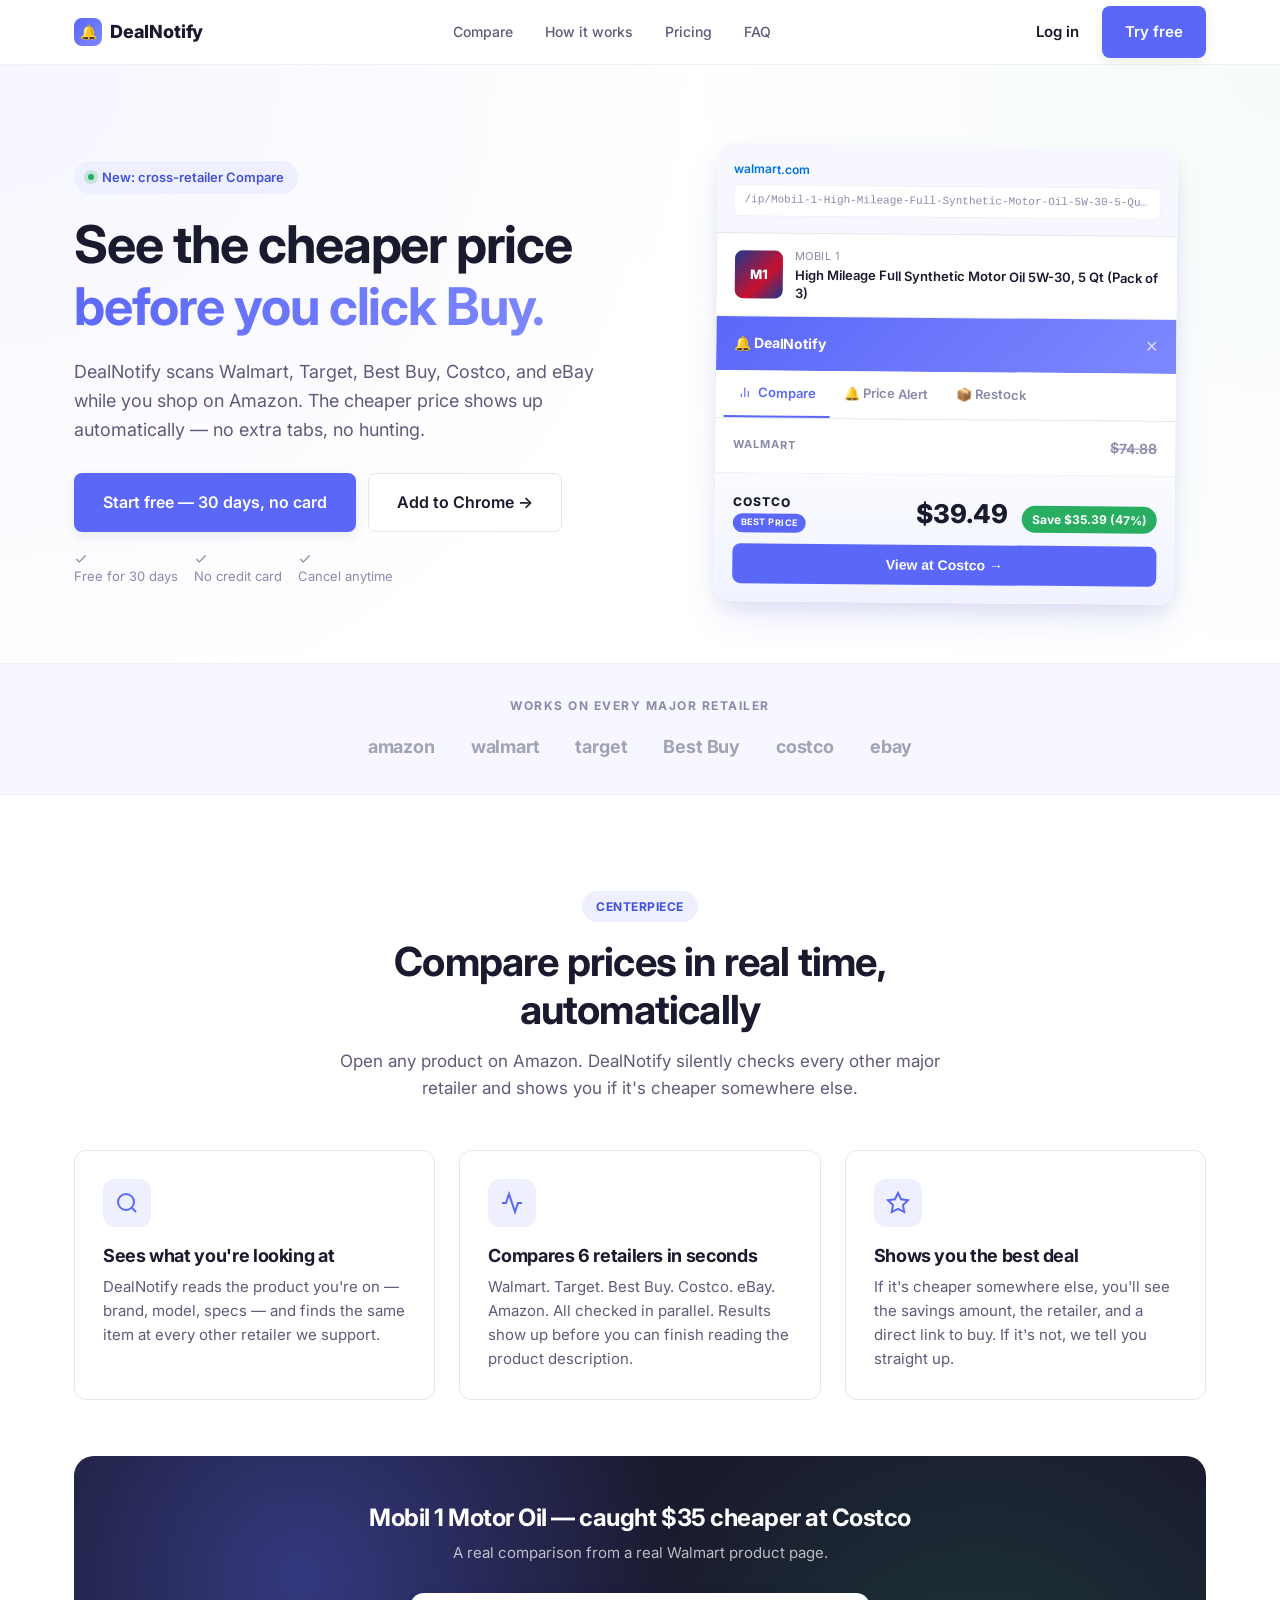
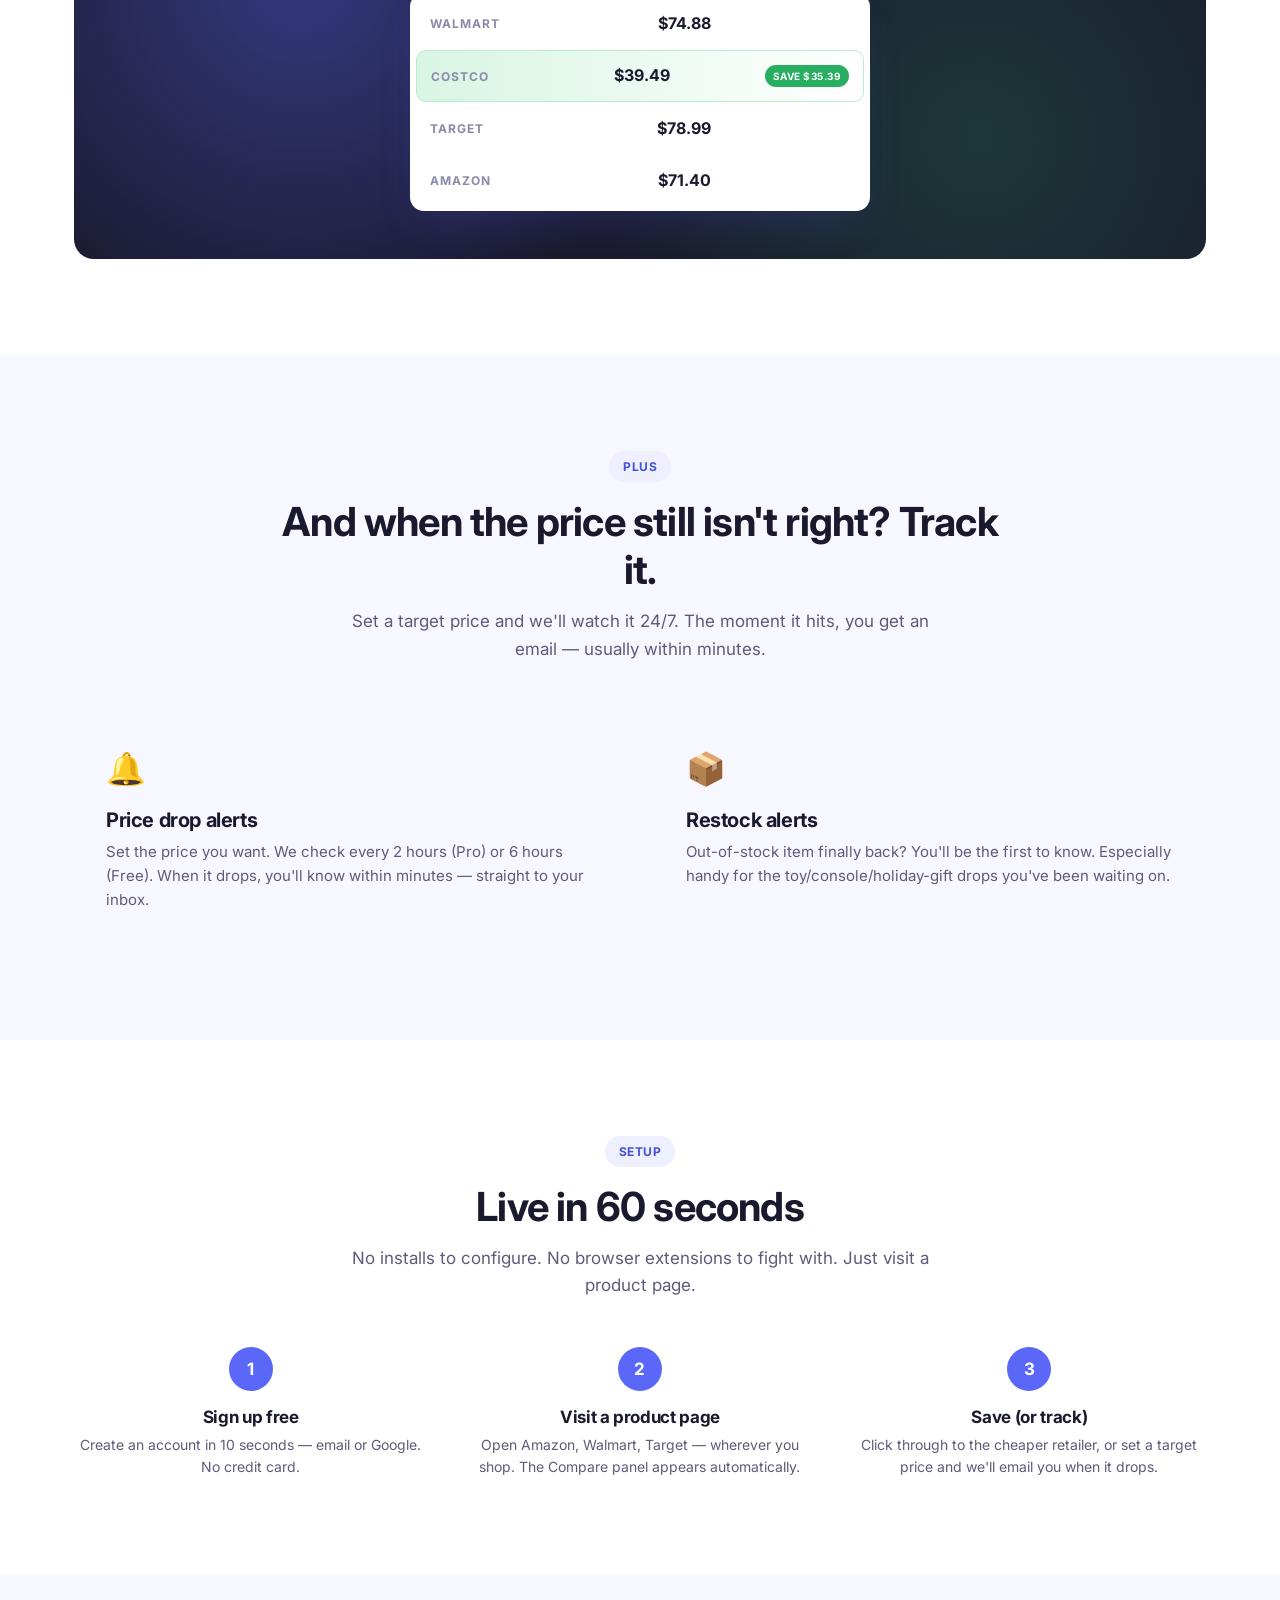
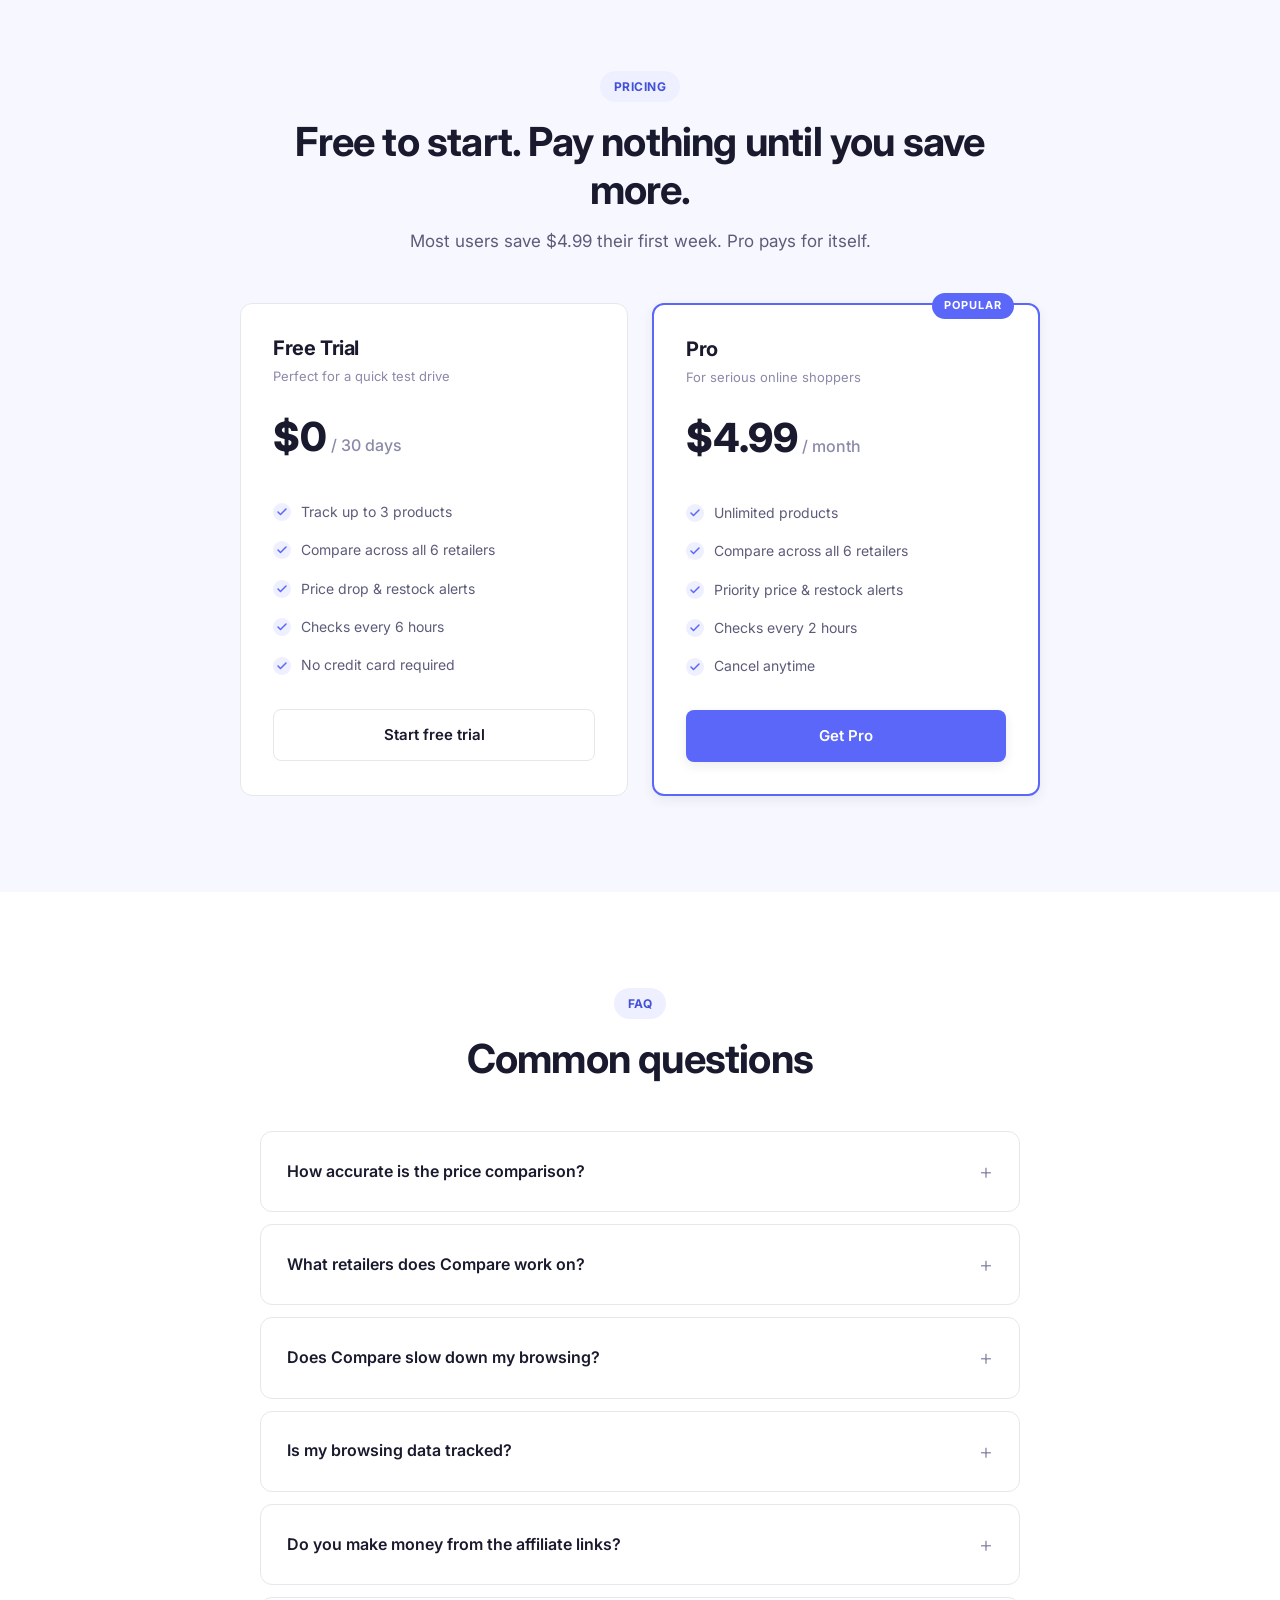
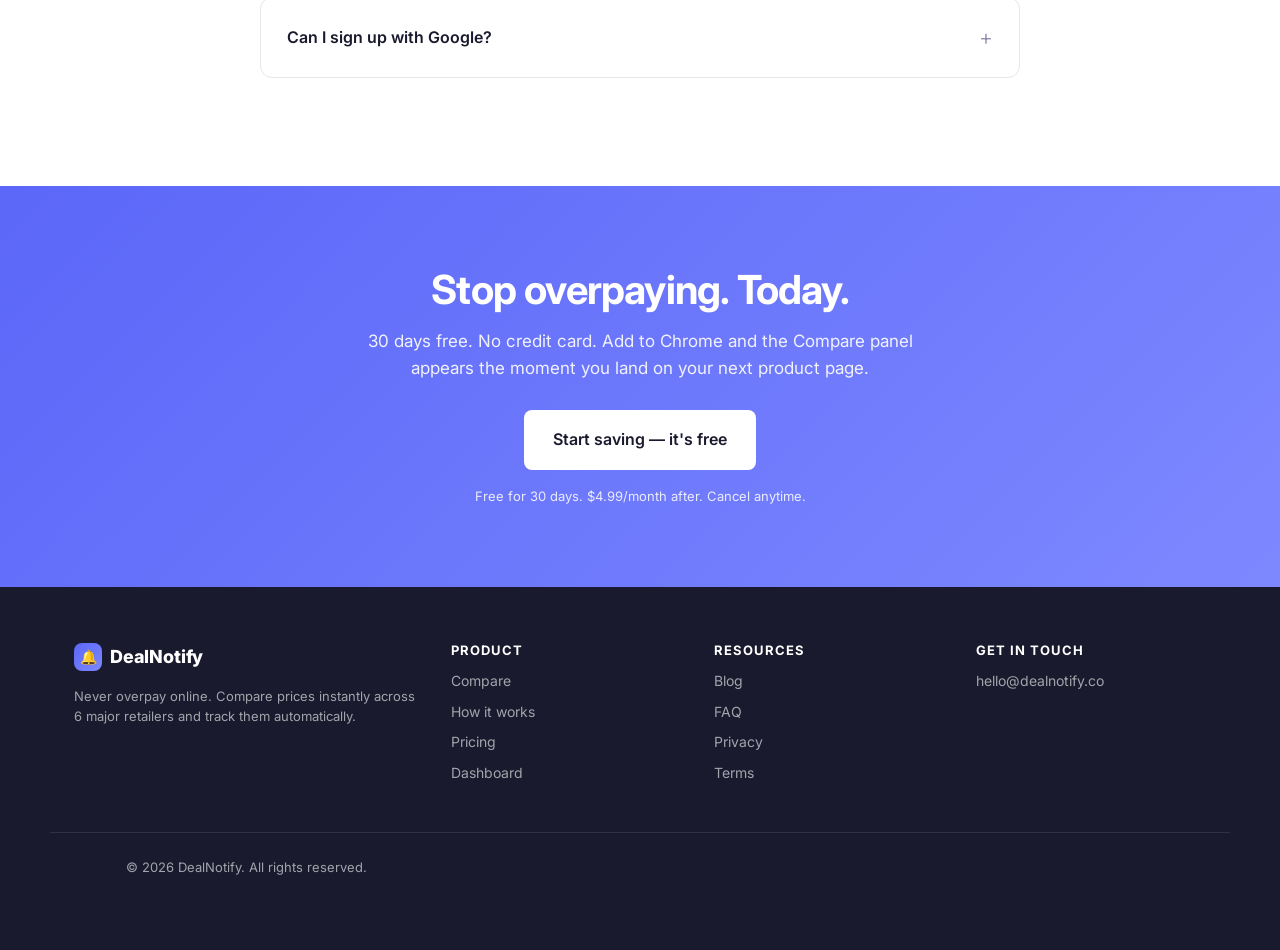
<file: index-redesign.html>
<!DOCTYPE html>
<html lang="en">
<head>
  <meta charset="UTF-8">
  <meta name="viewport" content="width=device-width, initial-scale=1.0">
  <!-- Google tag (gtag.js) — same property as existing site -->
  <script async src="https://www.googletagmanager.com/gtag/js?id=G-QQ2L8EBBV8"></script>
  <script>
    window.dataLayer = window.dataLayer || [];
    function gtag(){dataLayer.push(arguments);}
    gtag('js', new Date());
    gtag('config', 'G-QQ2L8EBBV8');
  </script>

  <title>DealNotify — See the cheaper price before you click Buy</title>
  <meta name="description" content="DealNotify automatically compares prices across Amazon, Walmart, Target, Best Buy, Costco and eBay while you shop. The cheaper price shows up the moment you land on a product page — no extra tabs, no hunting.">
  <meta name="keywords" content="price comparison, price tracker, amazon vs walmart, deal alert, save money online shopping, chrome extension price tracker, price drop alert, restock alert">
  <meta name="author" content="DealNotify">
  <link rel="canonical" href="https://www.dealnotify.co/">
  <link rel="icon" href="/dealnotify-logo-440x280.png" type="image/png">

  <!-- Open Graph -->
  <meta property="og:type" content="website">
  <meta property="og:url" content="https://www.dealnotify.co/">
  <meta property="og:title" content="DealNotify — See the cheaper price before you click Buy">
  <meta property="og:description" content="Compare prices instantly across 6 major retailers. Track them automatically. Save without effort.">
  <meta property="og:image" content="https://www.dealnotify.co/dealnotify-promo-440x280.png">

  <!-- Twitter -->
  <meta name="twitter:card" content="summary_large_image">
  <meta name="twitter:title" content="DealNotify — See the cheaper price before you click Buy">
  <meta name="twitter:description" content="Automatic price comparison across 6 retailers. Real savings, in real time.">

  <link rel="preconnect" href="https://fonts.googleapis.com">
  <link rel="preconnect" href="https://fonts.gstatic.com" crossorigin>
  <link href="https://fonts.googleapis.com/css2?family=Inter:wght@400;500;600;700;800&display=swap" rel="stylesheet">

  <style>
    /* ─── Tokens ─── */
    :root {
      --primary:        #5b67f8;
      --primary-dark:   #4351d8;
      --primary-soft:   #eef0ff;
      --navy:           #1a1a2e;
      --green:          #27ae60;
      --green-soft:     #d8f5e3;
      --text:           #1a1a2e;
      --text-light:     #5c5c7a;
      --text-muted:     #8a8aaa;
      --bg:             #ffffff;
      --bg-soft:        #f7f8ff;
      --bg-elev:        #ffffff;
      --border:         #e5e7eb;
      --border-soft:    #f0f1f5;
      --shadow-sm:      0 1px 2px rgba(26,26,46,0.04);
      --shadow-md:      0 4px 12px rgba(26,26,46,0.08);
      --shadow-lg:      0 20px 40px -10px rgba(91,103,248,0.18), 0 8px 16px rgba(26,26,46,0.06);
      --radius:         12px;
      --radius-sm:      8px;
      --radius-pill:    100px;
    }

    /* ─── Base ─── */
    * { box-sizing: border-box; }
    html { scroll-behavior: smooth; }
    body {
      margin: 0;
      font-family: 'Inter', -apple-system, BlinkMacSystemFont, 'Segoe UI', Roboto, sans-serif;
      color: var(--text);
      background: var(--bg);
      line-height: 1.6;
      -webkit-font-smoothing: antialiased;
      -moz-osx-font-smoothing: grayscale;
    }
    h1, h2, h3, h4 { margin: 0; font-weight: 700; line-height: 1.2; letter-spacing: -0.02em; color: var(--navy); }
    p { margin: 0; }
    a { color: inherit; text-decoration: none; }
    img, svg { display: block; max-width: 100%; }
    .container { max-width: 1180px; margin: 0 auto; padding: 0 24px; }

    /* ─── Buttons ─── */
    .btn {
      display: inline-flex;
      align-items: center;
      justify-content: center;
      gap: 8px;
      padding: 13px 22px;
      border-radius: var(--radius-sm);
      font-weight: 600;
      font-size: 15px;
      cursor: pointer;
      border: 1px solid transparent;
      transition: transform 0.15s, box-shadow 0.15s, background 0.15s;
      text-align: center;
      white-space: nowrap;
    }
    .btn-primary {
      background: var(--primary);
      color: white;
      box-shadow: var(--shadow-md);
    }
    .btn-primary:hover {
      background: var(--primary-dark);
      transform: translateY(-1px);
      box-shadow: var(--shadow-lg);
    }
    .btn-secondary {
      background: white;
      color: var(--navy);
      border-color: var(--border);
    }
    .btn-secondary:hover { background: var(--bg-soft); border-color: #d8dcff; }
    .btn-ghost { background: transparent; color: var(--text); padding: 8px 14px; }
    .btn-ghost:hover { color: var(--primary); }
    .btn-lg { padding: 16px 28px; font-size: 16px; }

    /* ─── Nav ─── */
    nav.site-nav {
      position: sticky;
      top: 0;
      z-index: 100;
      background: rgba(255,255,255,0.92);
      backdrop-filter: saturate(180%) blur(12px);
      -webkit-backdrop-filter: saturate(180%) blur(12px);
      border-bottom: 1px solid var(--border-soft);
    }
    nav.site-nav .container {
      display: flex;
      align-items: center;
      justify-content: space-between;
      height: 64px;
    }
    .brand {
      display: flex;
      align-items: center;
      gap: 8px;
      font-weight: 800;
      font-size: 18px;
      color: var(--navy);
      letter-spacing: -0.01em;
    }
    .brand-bell {
      width: 28px;
      height: 28px;
      background: linear-gradient(135deg, var(--primary), #7d88ff);
      border-radius: 8px;
      display: grid;
      place-items: center;
      color: white;
      font-size: 14px;
    }
    nav.site-nav ul { list-style: none; display: flex; gap: 4px; margin: 0; padding: 0; }
    nav.site-nav ul a {
      padding: 8px 14px;
      border-radius: var(--radius-sm);
      font-size: 14px;
      font-weight: 500;
      color: var(--text-light);
    }
    nav.site-nav ul a:hover { color: var(--navy); background: var(--bg-soft); }
    .nav-cta { display: flex; align-items: center; gap: 8px; }
    @media (max-width: 720px) {
      nav.site-nav ul { display: none; }
    }

    /* ─── Hero ─── */
    .hero {
      padding: 80px 0 60px;
      background:
        radial-gradient(circle at 0% 0%, rgba(91,103,248,0.06), transparent 50%),
        radial-gradient(circle at 100% 0%, rgba(39,174,96,0.04), transparent 50%);
    }
    .hero .grid {
      display: grid;
      grid-template-columns: 1.05fr 1fr;
      gap: 64px;
      align-items: center;
    }
    @media (max-width: 920px) {
      .hero { padding: 56px 0 32px; }
      .hero .grid { grid-template-columns: 1fr; gap: 40px; }
    }
    .eyebrow {
      display: inline-flex;
      align-items: center;
      gap: 8px;
      padding: 6px 14px;
      background: var(--primary-soft);
      color: var(--primary-dark);
      border-radius: var(--radius-pill);
      font-size: 13px;
      font-weight: 600;
      margin-bottom: 20px;
    }
    .eyebrow .dot {
      width: 6px; height: 6px;
      background: var(--green);
      border-radius: 50%;
      box-shadow: 0 0 0 4px rgba(39,174,96,0.2);
      animation: pulse 2s infinite;
    }
    @keyframes pulse {
      0%, 100% { opacity: 1; }
      50% { opacity: 0.5; }
    }
    .hero h1 {
      font-size: clamp(36px, 5vw, 52px);
      margin-bottom: 20px;
    }
    .hero h1 .accent {
      background: linear-gradient(135deg, var(--primary), #7d88ff);
      -webkit-background-clip: text;
      background-clip: text;
      -webkit-text-fill-color: transparent;
    }
    .hero .lead {
      font-size: 18px;
      color: var(--text-light);
      margin-bottom: 28px;
      max-width: 540px;
    }
    .hero-ctas { display: flex; gap: 12px; flex-wrap: wrap; margin-bottom: 20px; }
    .hero-meta {
      font-size: 13px;
      color: var(--text-muted);
      display: flex;
      align-items: center;
      gap: 16px;
      flex-wrap: wrap;
    }
    .hero-meta svg { width: 14px; height: 14px; vertical-align: -2px; }

    /* ─── Compare panel mockup (Walmart → Costco motor-oil example) ─── */
    .panel-mockup {
      background: white;
      border-radius: 16px;
      box-shadow: var(--shadow-lg);
      overflow: hidden;
      width: 100%;
      max-width: 460px;
      margin: 0 auto;
      transform: rotate(0.5deg);
      animation: float 6s ease-in-out infinite;
    }
    @keyframes float {
      0%, 100% { transform: rotate(0.5deg) translateY(0); }
      50% { transform: rotate(-0.3deg) translateY(-6px); }
    }
    .panel-mockup__bg {
      background: var(--bg-soft);
      padding: 16px;
      border-bottom: 1px solid var(--border);
      font-size: 12px;
      color: var(--text-muted);
    }
    .panel-mockup__url {
      font-family: ui-monospace, 'SF Mono', Menlo, monospace;
      font-size: 11px;
      color: var(--text-muted);
      background: white;
      padding: 6px 10px;
      border-radius: 6px;
      border: 1px solid var(--border-soft);
      margin-top: 6px;
      overflow: hidden;
      white-space: nowrap;
      text-overflow: ellipsis;
    }
    .panel-product {
      display: flex;
      align-items: center;
      gap: 12px;
      padding: 14px 18px;
      border-bottom: 1px solid var(--border-soft);
    }
    .panel-product__img {
      width: 48px;
      height: 48px;
      border-radius: 8px;
      background: linear-gradient(135deg, #1a3a8e, #c8102e 60%, #1a3a8e);
      display: grid;
      place-items: center;
      color: white;
      font-weight: 800;
      font-size: 13px;
      flex-shrink: 0;
      letter-spacing: -0.5px;
    }
    .panel-product__title {
      font-weight: 600;
      font-size: 13px;
      line-height: 1.35;
      color: var(--navy);
    }
    .panel-product__brand {
      font-size: 11px;
      color: var(--text-muted);
      text-transform: uppercase;
      letter-spacing: 0.5px;
      margin-bottom: 2px;
    }

    .panel-header {
      background: linear-gradient(135deg, #5b67f8, #7d88ff);
      color: white;
      padding: 14px 18px;
      display: flex;
      justify-content: space-between;
      align-items: center;
    }
    .panel-header__brand { font-weight: 700; font-size: 14px; letter-spacing: -0.01em; }
    .panel-header__close { opacity: 0.7; font-size: 16px; cursor: pointer; }

    .panel-tabs {
      display: flex;
      border-bottom: 1px solid var(--border);
      padding: 0 8px;
      background: white;
    }
    .panel-tab {
      padding: 12px 14px;
      font-size: 13px;
      font-weight: 600;
      color: var(--text-muted);
      border-bottom: 2px solid transparent;
      display: flex;
      align-items: center;
      gap: 6px;
    }
    .panel-tab.active { color: var(--primary); border-bottom-color: var(--primary); }
    .panel-tab svg { width: 14px; height: 14px; }

    .panel-row {
      padding: 16px 18px;
      display: flex;
      align-items: center;
      justify-content: space-between;
      border-bottom: 1px solid var(--border-soft);
    }
    .panel-row__retailer { font-size: 11px; font-weight: 700; letter-spacing: 1px; color: var(--text-muted); }
    .panel-row__price { font-weight: 600; }
    .panel-row__price.strike { text-decoration: line-through; color: var(--text-muted); font-size: 14px; }
    .panel-row__price.current { font-size: 22px; color: var(--navy); }

    .panel-best {
      padding: 18px;
      background: linear-gradient(180deg, #fafbff, #f0f3ff);
    }
    .panel-best__top {
      display: flex;
      justify-content: space-between;
      align-items: center;
      margin-bottom: 10px;
    }
    .panel-best__retailer-wrap { display: flex; flex-direction: column; gap: 2px; }
    .panel-best__retailer {
      font-size: 12px;
      font-weight: 800;
      letter-spacing: 1px;
      color: var(--navy);
    }
    .panel-best__badge {
      display: inline-block;
      padding: 2px 8px;
      background: var(--primary);
      color: white;
      border-radius: var(--radius-pill);
      font-size: 9px;
      font-weight: 700;
      letter-spacing: 0.5px;
      text-transform: uppercase;
      width: fit-content;
    }
    .panel-best__price { font-size: 26px; font-weight: 800; color: var(--navy); }
    .panel-best__savings {
      display: inline-flex;
      align-items: center;
      gap: 6px;
      padding: 4px 10px;
      background: var(--green);
      color: white;
      border-radius: var(--radius-pill);
      font-size: 12px;
      font-weight: 700;
      margin-left: 10px;
    }
    .panel-best__cta {
      display: block;
      width: 100%;
      padding: 12px;
      background: var(--primary);
      color: white;
      border-radius: var(--radius-sm);
      text-align: center;
      font-weight: 600;
      font-size: 14px;
      border: none;
      cursor: pointer;
    }

    /* ─── Trust strip ─── */
    .trust {
      padding: 32px 0;
      border-top: 1px solid var(--border-soft);
      border-bottom: 1px solid var(--border-soft);
      background: var(--bg-soft);
    }
    .trust__label {
      text-align: center;
      font-size: 12px;
      font-weight: 700;
      letter-spacing: 1.5px;
      text-transform: uppercase;
      color: var(--text-muted);
      margin-bottom: 18px;
    }
    .trust__logos {
      display: flex;
      justify-content: center;
      align-items: center;
      gap: 36px;
      flex-wrap: wrap;
      font-weight: 700;
      font-size: 18px;
      color: var(--text-light);
      letter-spacing: -0.01em;
    }
    .trust__logos span {
      opacity: 0.55;
      transition: opacity 0.2s;
    }
    .trust__logos span:hover { opacity: 1; color: var(--navy); }

    /* ─── Section base ─── */
    section.s {
      padding: 96px 0;
    }
    @media (max-width: 920px) {
      section.s { padding: 64px 0; }
    }
    .s__head {
      text-align: center;
      max-width: 720px;
      margin: 0 auto 48px;
    }
    .s__eyebrow {
      display: inline-block;
      padding: 6px 14px;
      background: var(--primary-soft);
      color: var(--primary-dark);
      border-radius: var(--radius-pill);
      font-size: 12px;
      font-weight: 700;
      letter-spacing: 0.5px;
      text-transform: uppercase;
      margin-bottom: 16px;
    }
    .s__title {
      font-size: clamp(28px, 4vw, 40px);
      margin-bottom: 14px;
    }
    .s__sub {
      font-size: 17px;
      color: var(--text-light);
      max-width: 600px;
      margin: 0 auto;
    }

    /* ─── Compare deep-dive ─── */
    .compare-grid {
      display: grid;
      grid-template-columns: repeat(3, 1fr);
      gap: 24px;
      margin-bottom: 56px;
    }
    @media (max-width: 920px) {
      .compare-grid { grid-template-columns: 1fr; }
    }
    .feature-card {
      background: white;
      border: 1px solid var(--border);
      border-radius: var(--radius);
      padding: 28px;
      transition: transform 0.2s, box-shadow 0.2s, border-color 0.2s;
    }
    .feature-card:hover {
      transform: translateY(-2px);
      box-shadow: var(--shadow-md);
      border-color: #d8dcff;
    }
    .feature-card__icon {
      width: 48px;
      height: 48px;
      border-radius: 12px;
      background: var(--primary-soft);
      color: var(--primary);
      display: grid;
      place-items: center;
      margin-bottom: 18px;
    }
    .feature-card__icon svg { width: 24px; height: 24px; }
    .feature-card h3 { font-size: 18px; margin-bottom: 8px; }
    .feature-card p { font-size: 15px; color: var(--text-light); }

    .compare-hero-shot {
      background: var(--navy);
      border-radius: 20px;
      padding: 48px 36px;
      color: white;
      text-align: center;
      position: relative;
      overflow: hidden;
    }
    .compare-hero-shot::before {
      content: '';
      position: absolute;
      inset: 0;
      background:
        radial-gradient(circle at 20% 30%, rgba(91,103,248,0.4), transparent 40%),
        radial-gradient(circle at 80% 70%, rgba(39,174,96,0.2), transparent 40%);
      pointer-events: none;
    }
    .compare-hero-shot > * { position: relative; }
    .compare-hero-shot h3 {
      color: white;
      font-size: 24px;
      margin-bottom: 8px;
    }
    .compare-hero-shot p {
      color: rgba(255,255,255,0.7);
      font-size: 15px;
      margin-bottom: 28px;
    }
    .multi-retailer-stack {
      max-width: 460px;
      margin: 0 auto;
      background: white;
      border-radius: 14px;
      padding: 6px;
      color: var(--text);
      box-shadow: var(--shadow-lg);
    }
    .multi-retailer-stack__row {
      display: flex;
      align-items: center;
      justify-content: space-between;
      padding: 12px 14px;
      border-radius: 10px;
      transition: background 0.15s;
    }
    .multi-retailer-stack__row + .multi-retailer-stack__row { margin-top: 2px; }
    .multi-retailer-stack__row.best {
      background: linear-gradient(90deg, var(--green-soft), white);
      border: 1px solid #b9eccd;
    }
    .multi-retailer-stack__brand {
      font-size: 12px;
      font-weight: 700;
      letter-spacing: 1px;
      color: var(--text-muted);
      width: 88px;
      text-align: left;
    }
    .multi-retailer-stack__price {
      font-weight: 700;
      font-size: 16px;
      color: var(--navy);
    }
    .multi-retailer-stack__tag {
      padding: 3px 8px;
      background: var(--green);
      color: white;
      border-radius: var(--radius-pill);
      font-size: 10px;
      font-weight: 700;
      letter-spacing: 0.5px;
      text-transform: uppercase;
    }

    /* ─── Track-and-alert section ─── */
    .alerts-grid {
      display: grid;
      grid-template-columns: 1fr 1fr;
      gap: 28px;
    }
    @media (max-width: 720px) {
      .alerts-grid { grid-template-columns: 1fr; }
    }
    .alert-card {
      background: var(--bg-soft);
      border-radius: var(--radius);
      padding: 32px;
    }
    .alert-card__icon {
      font-size: 32px;
      margin-bottom: 14px;
    }
    .alert-card h3 { font-size: 20px; margin-bottom: 8px; }
    .alert-card p { font-size: 15px; color: var(--text-light); }

    /* ─── How it works ─── */
    .steps {
      display: grid;
      grid-template-columns: repeat(3, 1fr);
      gap: 36px;
      counter-reset: step;
    }
    @media (max-width: 720px) {
      .steps { grid-template-columns: 1fr; gap: 24px; }
    }
    .step {
      text-align: center;
      counter-increment: step;
    }
    .step__num {
      display: inline-grid;
      place-items: center;
      width: 44px;
      height: 44px;
      border-radius: 50%;
      background: var(--primary);
      color: white;
      font-weight: 700;
      font-size: 17px;
      margin-bottom: 16px;
    }
    .step h3 { font-size: 17px; margin-bottom: 6px; }
    .step p { font-size: 14px; color: var(--text-light); }

    /* ─── Pricing ─── */
    section.s.pricing { background: var(--bg-soft); }
    .price-grid {
      display: grid;
      grid-template-columns: 1fr 1fr;
      gap: 24px;
      max-width: 800px;
      margin: 0 auto;
    }
    @media (max-width: 720px) {
      .price-grid { grid-template-columns: 1fr; }
    }
    .price-card {
      background: white;
      border-radius: var(--radius);
      border: 1px solid var(--border);
      padding: 32px;
    }
    .price-card.featured {
      border: 2px solid var(--primary);
      position: relative;
      box-shadow: var(--shadow-md);
    }
    .price-card.featured::before {
      content: 'POPULAR';
      position: absolute;
      top: -12px;
      right: 24px;
      background: var(--primary);
      color: white;
      padding: 4px 12px;
      border-radius: var(--radius-pill);
      font-size: 11px;
      font-weight: 700;
      letter-spacing: 1px;
    }
    .price-card h3 { font-size: 20px; margin-bottom: 6px; }
    .price-card .tag-line { font-size: 13px; color: var(--text-muted); margin-bottom: 18px; }
    .price-amt { font-size: 40px; font-weight: 800; color: var(--navy); margin-bottom: 4px; }
    .price-amt .small { font-size: 16px; color: var(--text-muted); font-weight: 500; }
    .price-card ul {
      list-style: none;
      padding: 0;
      margin: 24px 0;
    }
    .price-card ul li {
      padding: 8px 0;
      font-size: 14px;
      color: var(--text-light);
      display: flex;
      align-items: center;
      gap: 10px;
    }
    .price-card ul li::before {
      content: '';
      width: 18px; height: 18px;
      background: var(--primary-soft) url("data:image/svg+xml;utf8,<svg xmlns='http://www.w3.org/2000/svg' viewBox='0 0 24 24' fill='none' stroke='%235b67f8' stroke-width='3' stroke-linecap='round' stroke-linejoin='round'><polyline points='20 6 9 17 4 12'/></svg>") center/12px no-repeat;
      border-radius: 50%;
      flex-shrink: 0;
    }
    .price-card .btn { width: 100%; }

    /* ─── FAQ ─── */
    .faq {
      max-width: 760px;
      margin: 0 auto;
    }
    .faq details {
      background: white;
      border: 1px solid var(--border);
      border-radius: var(--radius);
      padding: 4px;
      margin-bottom: 12px;
      transition: border-color 0.15s;
    }
    .faq details[open] { border-color: var(--primary); }
    .faq summary {
      padding: 18px 22px;
      font-weight: 600;
      font-size: 16px;
      cursor: pointer;
      list-style: none;
      display: flex;
      justify-content: space-between;
      align-items: center;
      color: var(--navy);
    }
    .faq summary::-webkit-details-marker { display: none; }
    .faq summary::after {
      content: '+';
      font-size: 22px;
      font-weight: 300;
      color: var(--text-muted);
      transition: transform 0.2s;
    }
    .faq details[open] summary::after { content: '−'; }
    .faq .faq-body {
      padding: 0 22px 18px;
      font-size: 15px;
      color: var(--text-light);
      line-height: 1.65;
    }

    /* ─── Final CTA ─── */
    .final-cta {
      background: linear-gradient(135deg, var(--primary), #7d88ff);
      color: white;
      padding: 80px 0;
      text-align: center;
    }
    .final-cta h2 { color: white; font-size: clamp(28px, 4vw, 40px); margin-bottom: 14px; }
    .final-cta p { font-size: 17px; opacity: 0.9; margin-bottom: 28px; max-width: 560px; margin-left: auto; margin-right: auto; }
    .final-cta .btn { background: white; color: var(--navy); }
    .final-cta .btn:hover { background: rgba(255,255,255,0.9); transform: translateY(-1px); }
    .final-cta .meta { margin-top: 16px; font-size: 13px; opacity: 0.85; }

    /* ─── Footer ─── */
    footer {
      background: var(--navy);
      color: rgba(255,255,255,0.6);
      padding: 56px 0 32px;
      font-size: 14px;
    }
    footer .container { display: grid; grid-template-columns: 1.5fr 1fr 1fr 1fr; gap: 32px; margin-bottom: 40px; }
    @media (max-width: 720px) { footer .container { grid-template-columns: 1fr 1fr; } }
    footer h4 { color: white; font-size: 13px; text-transform: uppercase; letter-spacing: 1px; margin-bottom: 12px; font-weight: 700; }
    footer .brand { color: white; }
    footer .brand-bell { background: linear-gradient(135deg, var(--primary), #7d88ff); }
    footer ul { list-style: none; padding: 0; margin: 0; }
    footer ul li { margin-bottom: 8px; }
    footer ul a { color: rgba(255,255,255,0.6); transition: color 0.15s; }
    footer ul a:hover { color: white; }
    footer .copyright {
      border-top: 1px solid rgba(255,255,255,0.1);
      padding-top: 24px;
      text-align: center;
      font-size: 13px;
    }
  </style>
</head>
<body>

  <!-- ─── NAV ─── -->
  <nav class="site-nav">
    <div class="container">
      <a href="#" class="brand"><span class="brand-bell">🔔</span> DealNotify</a>
      <ul>
        <li><a href="#compare">Compare</a></li>
        <li><a href="#how-it-works">How it works</a></li>
        <li><a href="#pricing">Pricing</a></li>
        <li><a href="#faq">FAQ</a></li>
      </ul>
      <div class="nav-cta">
        <a href="/login" class="btn btn-ghost">Log in</a>
        <a href="/signup" class="btn btn-primary">Try free</a>
      </div>
    </div>
  </nav>

  <!-- ─── HERO ─── -->
  <section class="hero">
    <div class="container">
      <div class="grid">
        <div>
          <span class="eyebrow"><span class="dot"></span> New: cross-retailer Compare</span>
          <h1>See the cheaper price <span class="accent">before you click Buy.</span></h1>
          <p class="lead">DealNotify scans Walmart, Target, Best Buy, Costco, and eBay while you shop on Amazon. The cheaper price shows up automatically — no extra tabs, no hunting.</p>
          <div class="hero-ctas">
            <a href="/signup" class="btn btn-primary btn-lg">Start free — 30 days, no card</a>
            <a href="#install" class="btn btn-secondary btn-lg">Add to Chrome →</a>
          </div>
          <div class="hero-meta">
            <span>
              <svg viewBox="0 0 24 24" fill="none" stroke="currentColor" stroke-width="2"><polyline points="20 6 9 17 4 12"/></svg>
              Free for 30 days
            </span>
            <span>
              <svg viewBox="0 0 24 24" fill="none" stroke="currentColor" stroke-width="2"><polyline points="20 6 9 17 4 12"/></svg>
              No credit card
            </span>
            <span>
              <svg viewBox="0 0 24 24" fill="none" stroke="currentColor" stroke-width="2"><polyline points="20 6 9 17 4 12"/></svg>
              Cancel anytime
            </span>
          </div>
        </div>

        <!-- ─── Compare panel mockup (Walmart → Costco motor-oil example) ─── -->
        <div class="panel-mockup" role="img" aria-label="DealNotify comparison panel showing Mobil 1 motor oil $9 cheaper at Costco than Walmart">
          <div class="panel-mockup__bg">
            <span style="font-weight:600;color:#0071dc;">walmart.com</span>
            <div class="panel-mockup__url">/ip/Mobil-1-High-Mileage-Full-Synthetic-Motor-Oil-5W-30-5-Quart-Pack-of-3</div>
          </div>
          <div class="panel-product">
            <div class="panel-product__img">M1</div>
            <div>
              <div class="panel-product__brand">Mobil 1</div>
              <div class="panel-product__title">High Mileage Full Synthetic Motor Oil 5W-30, 5 Qt (Pack of 3)</div>
            </div>
          </div>

          <div class="panel-header">
            <span class="panel-header__brand">🔔 DealNotify</span>
            <span class="panel-header__close">✕</span>
          </div>
          <div class="panel-tabs">
            <span class="panel-tab active">
              <svg viewBox="0 0 24 24" fill="none" stroke="currentColor" stroke-width="2"><line x1="18" y1="20" x2="18" y2="10"/><line x1="12" y1="20" x2="12" y2="4"/><line x1="6" y1="20" x2="6" y2="14"/></svg>
              Compare
            </span>
            <span class="panel-tab">🔔 Price Alert</span>
            <span class="panel-tab">📦 Restock</span>
          </div>

          <div class="panel-row">
            <span class="panel-row__retailer">WALMART</span>
            <span class="panel-row__price strike">$74.88</span>
          </div>

          <div class="panel-best">
            <div class="panel-best__top">
              <div class="panel-best__retailer-wrap">
                <span class="panel-best__retailer">COSTCO</span>
                <span class="panel-best__badge">Best price</span>
              </div>
              <div>
                <span class="panel-best__price">$39.49</span>
                <span class="panel-best__savings">Save $35.39 (47%)</span>
              </div>
            </div>
            <button class="panel-best__cta">View at Costco →</button>
          </div>
        </div>
      </div>
    </div>
  </section>

  <!-- ─── TRUST STRIP ─── -->
  <div class="trust">
    <div class="container">
      <div class="trust__label">Works on every major retailer</div>
      <div class="trust__logos">
        <span>amazon</span>
        <span>walmart</span>
        <span>target</span>
        <span>Best Buy</span>
        <span>costco</span>
        <span>ebay</span>
      </div>
    </div>
  </div>

  <!-- ─── COMPARE DEEP-DIVE ─── -->
  <section class="s" id="compare">
    <div class="container">
      <div class="s__head">
        <span class="s__eyebrow">Centerpiece</span>
        <h2 class="s__title">Compare prices in real time, automatically</h2>
        <p class="s__sub">Open any product on Amazon. DealNotify silently checks every other major retailer and shows you if it's cheaper somewhere else.</p>
      </div>

      <div class="compare-grid">
        <div class="feature-card">
          <div class="feature-card__icon">
            <svg viewBox="0 0 24 24" fill="none" stroke="currentColor" stroke-width="2"><circle cx="11" cy="11" r="8"/><line x1="21" y1="21" x2="16.65" y2="16.65"/></svg>
          </div>
          <h3>Sees what you're looking at</h3>
          <p>DealNotify reads the product you're on — brand, model, specs — and finds the same item at every other retailer we support.</p>
        </div>

        <div class="feature-card">
          <div class="feature-card__icon">
            <svg viewBox="0 0 24 24" fill="none" stroke="currentColor" stroke-width="2"><polyline points="22 12 18 12 15 21 9 3 6 12 2 12"/></svg>
          </div>
          <h3>Compares 6 retailers in seconds</h3>
          <p>Walmart. Target. Best Buy. Costco. eBay. Amazon. All checked in parallel. Results show up before you can finish reading the product description.</p>
        </div>

        <div class="feature-card">
          <div class="feature-card__icon">
            <svg viewBox="0 0 24 24" fill="none" stroke="currentColor" stroke-width="2"><path d="M12 2L15.09 8.26L22 9.27L17 14.14L18.18 21.02L12 17.77L5.82 21.02L7 14.14L2 9.27L8.91 8.26L12 2Z"/></svg>
          </div>
          <h3>Shows you the best deal</h3>
          <p>If it's cheaper somewhere else, you'll see the savings amount, the retailer, and a direct link to buy. If it's not, we tell you straight up.</p>
        </div>
      </div>

      <div class="compare-hero-shot">
        <h3>Mobil 1 Motor Oil — caught $35 cheaper at Costco</h3>
        <p>A real comparison from a real Walmart product page.</p>
        <div class="multi-retailer-stack">
          <div class="multi-retailer-stack__row">
            <span class="multi-retailer-stack__brand">WALMART</span>
            <span class="multi-retailer-stack__price">$74.88</span>
            <span></span>
          </div>
          <div class="multi-retailer-stack__row best">
            <span class="multi-retailer-stack__brand">COSTCO</span>
            <span class="multi-retailer-stack__price">$39.49</span>
            <span class="multi-retailer-stack__tag">Save $35.39</span>
          </div>
          <div class="multi-retailer-stack__row">
            <span class="multi-retailer-stack__brand">TARGET</span>
            <span class="multi-retailer-stack__price">$78.99</span>
            <span></span>
          </div>
          <div class="multi-retailer-stack__row">
            <span class="multi-retailer-stack__brand">AMAZON</span>
            <span class="multi-retailer-stack__price">$71.40</span>
            <span></span>
          </div>
        </div>
      </div>
    </div>
  </section>

  <!-- ─── ALERTS (secondary) ─── -->
  <section class="s" style="background:var(--bg-soft);">
    <div class="container">
      <div class="s__head">
        <span class="s__eyebrow">Plus</span>
        <h2 class="s__title">And when the price still isn't right? Track it.</h2>
        <p class="s__sub">Set a target price and we'll watch it 24/7. The moment it hits, you get an email — usually within minutes.</p>
      </div>

      <div class="alerts-grid">
        <div class="alert-card">
          <div class="alert-card__icon">🔔</div>
          <h3>Price drop alerts</h3>
          <p>Set the price you want. We check every 2 hours (Pro) or 6 hours (Free). When it drops, you'll know within minutes — straight to your inbox.</p>
        </div>
        <div class="alert-card">
          <div class="alert-card__icon">📦</div>
          <h3>Restock alerts</h3>
          <p>Out-of-stock item finally back? You'll be the first to know. Especially handy for the toy/console/holiday-gift drops you've been waiting on.</p>
        </div>
      </div>
    </div>
  </section>

  <!-- ─── HOW IT WORKS ─── -->
  <section class="s" id="how-it-works">
    <div class="container">
      <div class="s__head">
        <span class="s__eyebrow">Setup</span>
        <h2 class="s__title">Live in 60 seconds</h2>
        <p class="s__sub">No installs to configure. No browser extensions to fight with. Just visit a product page.</p>
      </div>
      <div class="steps">
        <div class="step">
          <div class="step__num">1</div>
          <h3>Sign up free</h3>
          <p>Create an account in 10 seconds — email or Google. No credit card.</p>
        </div>
        <div class="step">
          <div class="step__num">2</div>
          <h3>Visit a product page</h3>
          <p>Open Amazon, Walmart, Target — wherever you shop. The Compare panel appears automatically.</p>
        </div>
        <div class="step">
          <div class="step__num">3</div>
          <h3>Save (or track)</h3>
          <p>Click through to the cheaper retailer, or set a target price and we'll email you when it drops.</p>
        </div>
      </div>
    </div>
  </section>

  <!-- ─── PRICING ─── -->
  <section class="s pricing" id="pricing">
    <div class="container">
      <div class="s__head">
        <span class="s__eyebrow">Pricing</span>
        <h2 class="s__title">Free to start. Pay nothing until you save more.</h2>
        <p class="s__sub">Most users save $4.99 their first week. Pro pays for itself.</p>
      </div>

      <div class="price-grid">
        <div class="price-card">
          <h3>Free Trial</h3>
          <div class="tag-line">Perfect for a quick test drive</div>
          <div class="price-amt">$0<span class="small"> / 30 days</span></div>
          <ul>
            <li>Track up to 3 products</li>
            <li>Compare across all 6 retailers</li>
            <li>Price drop &amp; restock alerts</li>
            <li>Checks every 6 hours</li>
            <li>No credit card required</li>
          </ul>
          <a href="/signup" class="btn btn-secondary">Start free trial</a>
        </div>

        <div class="price-card featured">
          <h3>Pro</h3>
          <div class="tag-line">For serious online shoppers</div>
          <div class="price-amt">$4.99<span class="small"> / month</span></div>
          <ul>
            <li>Unlimited products</li>
            <li>Compare across all 6 retailers</li>
            <li>Priority price &amp; restock alerts</li>
            <li>Checks every 2 hours</li>
            <li>Cancel anytime</li>
          </ul>
          <a href="/signup?plan=pro" class="btn btn-primary">Get Pro</a>
        </div>
      </div>
    </div>
  </section>

  <!-- ─── FAQ ─── -->
  <section class="s" id="faq">
    <div class="container">
      <div class="s__head">
        <span class="s__eyebrow">FAQ</span>
        <h2 class="s__title">Common questions</h2>
      </div>

      <div class="faq">
        <details>
          <summary>How accurate is the price comparison?</summary>
          <div class="faq-body">We use AI matching to make sure we compare the same product, not a knockoff or wrong size. If we can't confidently identify a match, we say so — we'd rather show you nothing than show you a wrong comparison.</div>
        </details>
        <details>
          <summary>What retailers does Compare work on?</summary>
          <div class="faq-body">Compare works as a target on Amazon, Walmart, Target, Best Buy, Costco, and eBay. As a source (the page you're on when you trigger Compare), Amazon and Walmart are fully supported, with eBay coming soon.</div>
        </details>
        <details>
          <summary>Does Compare slow down my browsing?</summary>
          <div class="faq-body">No. Comparisons run in the background; the panel only appears when results are ready (typically 2–5 seconds). If a retailer is slow, we skip it and show you the others — no spinner of doom.</div>
        </details>
        <details>
          <summary>Is my browsing data tracked?</summary>
          <div class="faq-body">Only the product URL is sent to our servers, only when you're on a supported retailer's product page. We don't see your other tabs, your search history, or anything outside the supported retailers. Read our <a href="/privacy" style="color:var(--primary);">privacy policy</a> for the details.</div>
        </details>
        <details>
          <summary>Do you make money from the affiliate links?</summary>
          <div class="faq-body">Yes — when you click "View at Walmart" and buy, we may earn a small commission. This never affects which retailer we show you. We always rank by lowest price, period.</div>
        </details>
        <details>
          <summary>Can I sign up with Google?</summary>
          <div class="faq-body">Yes. The Chrome extension supports Sign in with Google. Your email is auto-verified by Google, so you can start using Compare immediately — no email-verification round-trip required.</div>
        </details>
      </div>
    </div>
  </section>

  <!-- ─── FINAL CTA ─── -->
  <section class="final-cta" id="install">
    <div class="container">
      <h2>Stop overpaying. Today.</h2>
      <p>30 days free. No credit card. Add to Chrome and the Compare panel appears the moment you land on your next product page.</p>
      <a href="/signup" class="btn btn-lg">Start saving — it's free</a>
      <div class="meta">Free for 30 days. $4.99/month after. Cancel anytime.</div>
    </div>
  </section>

  <!-- ─── FOOTER ─── -->
  <footer>
    <div class="container">
      <div>
        <div class="brand"><span class="brand-bell">🔔</span> DealNotify</div>
        <p style="margin-top:14px;font-size:13px;line-height:1.6;">Never overpay online. Compare prices instantly across 6 major retailers and track them automatically.</p>
      </div>
      <div>
        <h4>Product</h4>
        <ul>
          <li><a href="#compare">Compare</a></li>
          <li><a href="#how-it-works">How it works</a></li>
          <li><a href="#pricing">Pricing</a></li>
          <li><a href="/dashboard">Dashboard</a></li>
        </ul>
      </div>
      <div>
        <h4>Resources</h4>
        <ul>
          <li><a href="/blog.html">Blog</a></li>
          <li><a href="#faq">FAQ</a></li>
          <li><a href="/privacy">Privacy</a></li>
          <li><a href="/terms">Terms</a></li>
        </ul>
      </div>
      <div>
        <h4>Get in touch</h4>
        <ul>
          <li><a href="mailto:hello@dealnotify.co">hello@dealnotify.co</a></li>
        </ul>
      </div>
    </div>
    <div class="container copyright">
      &copy; 2026 DealNotify. All rights reserved.
    </div>
  </footer>

</body>
</html>
</file>
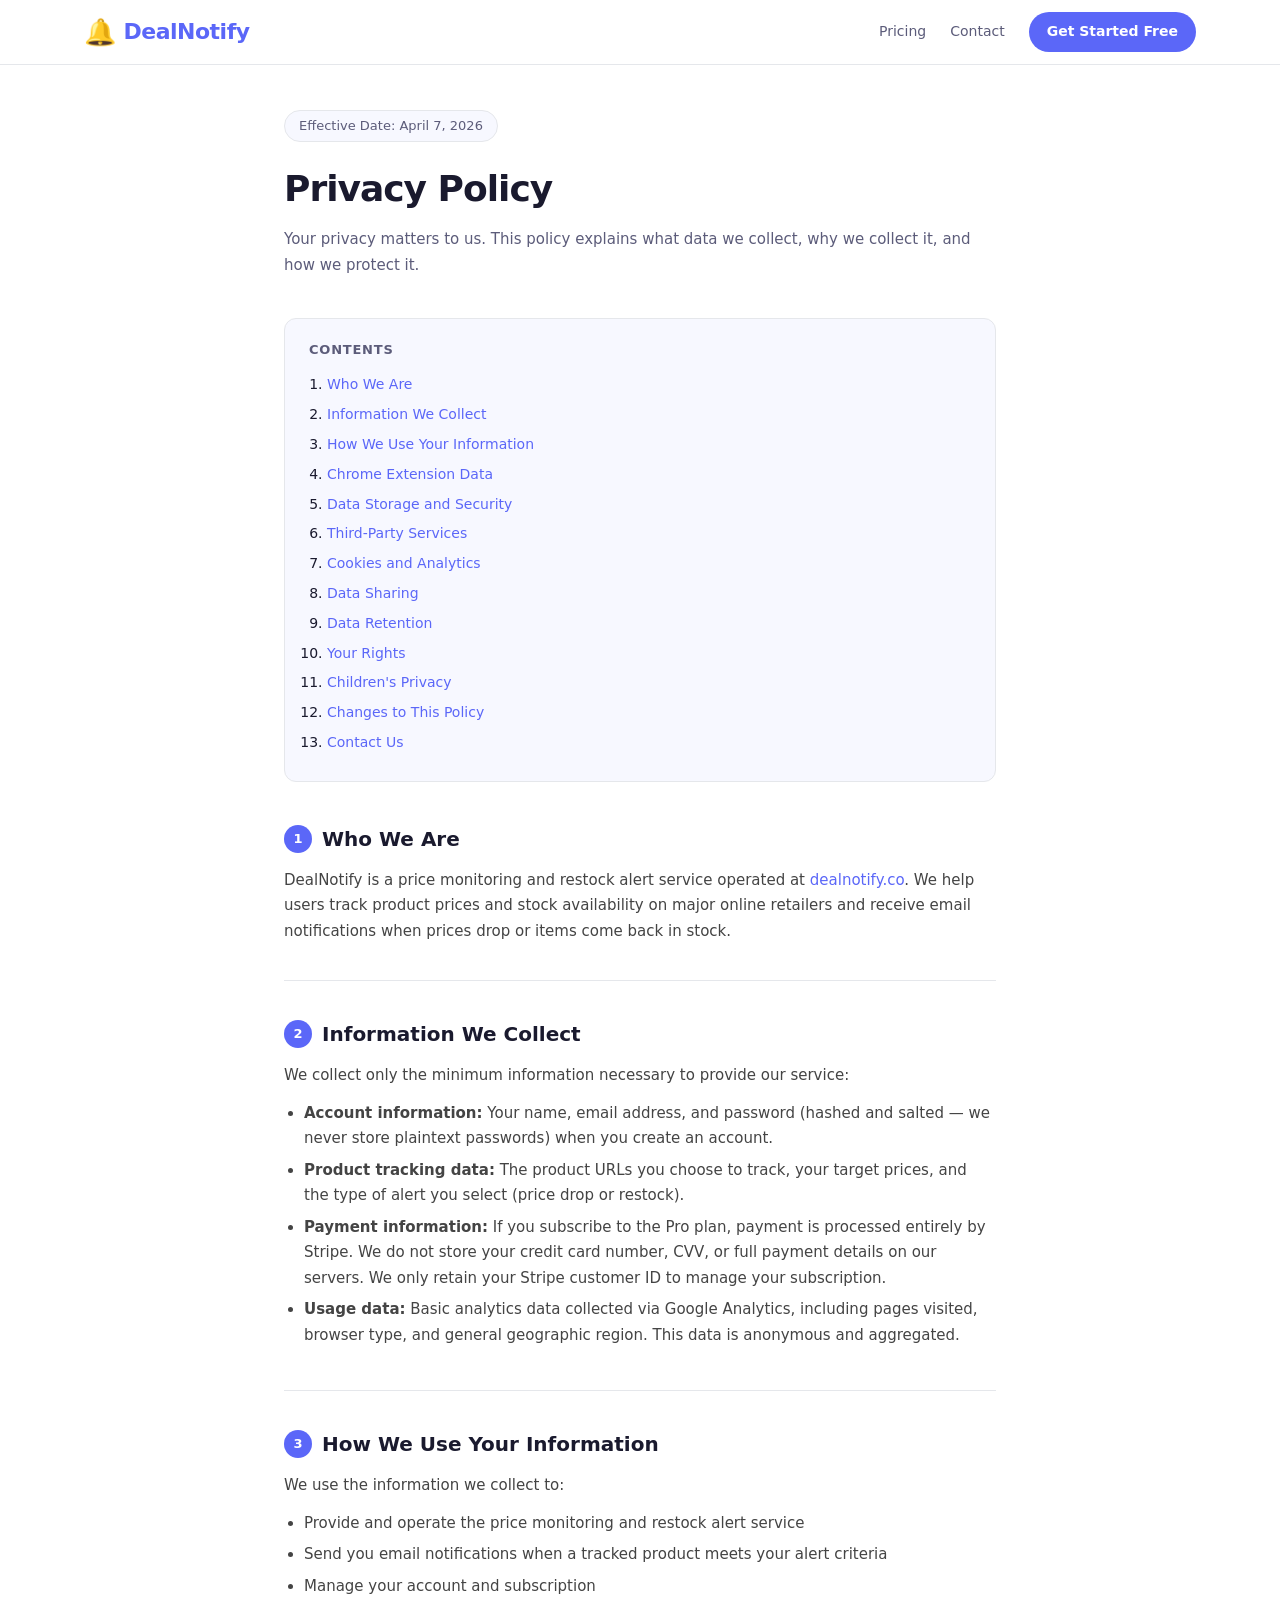
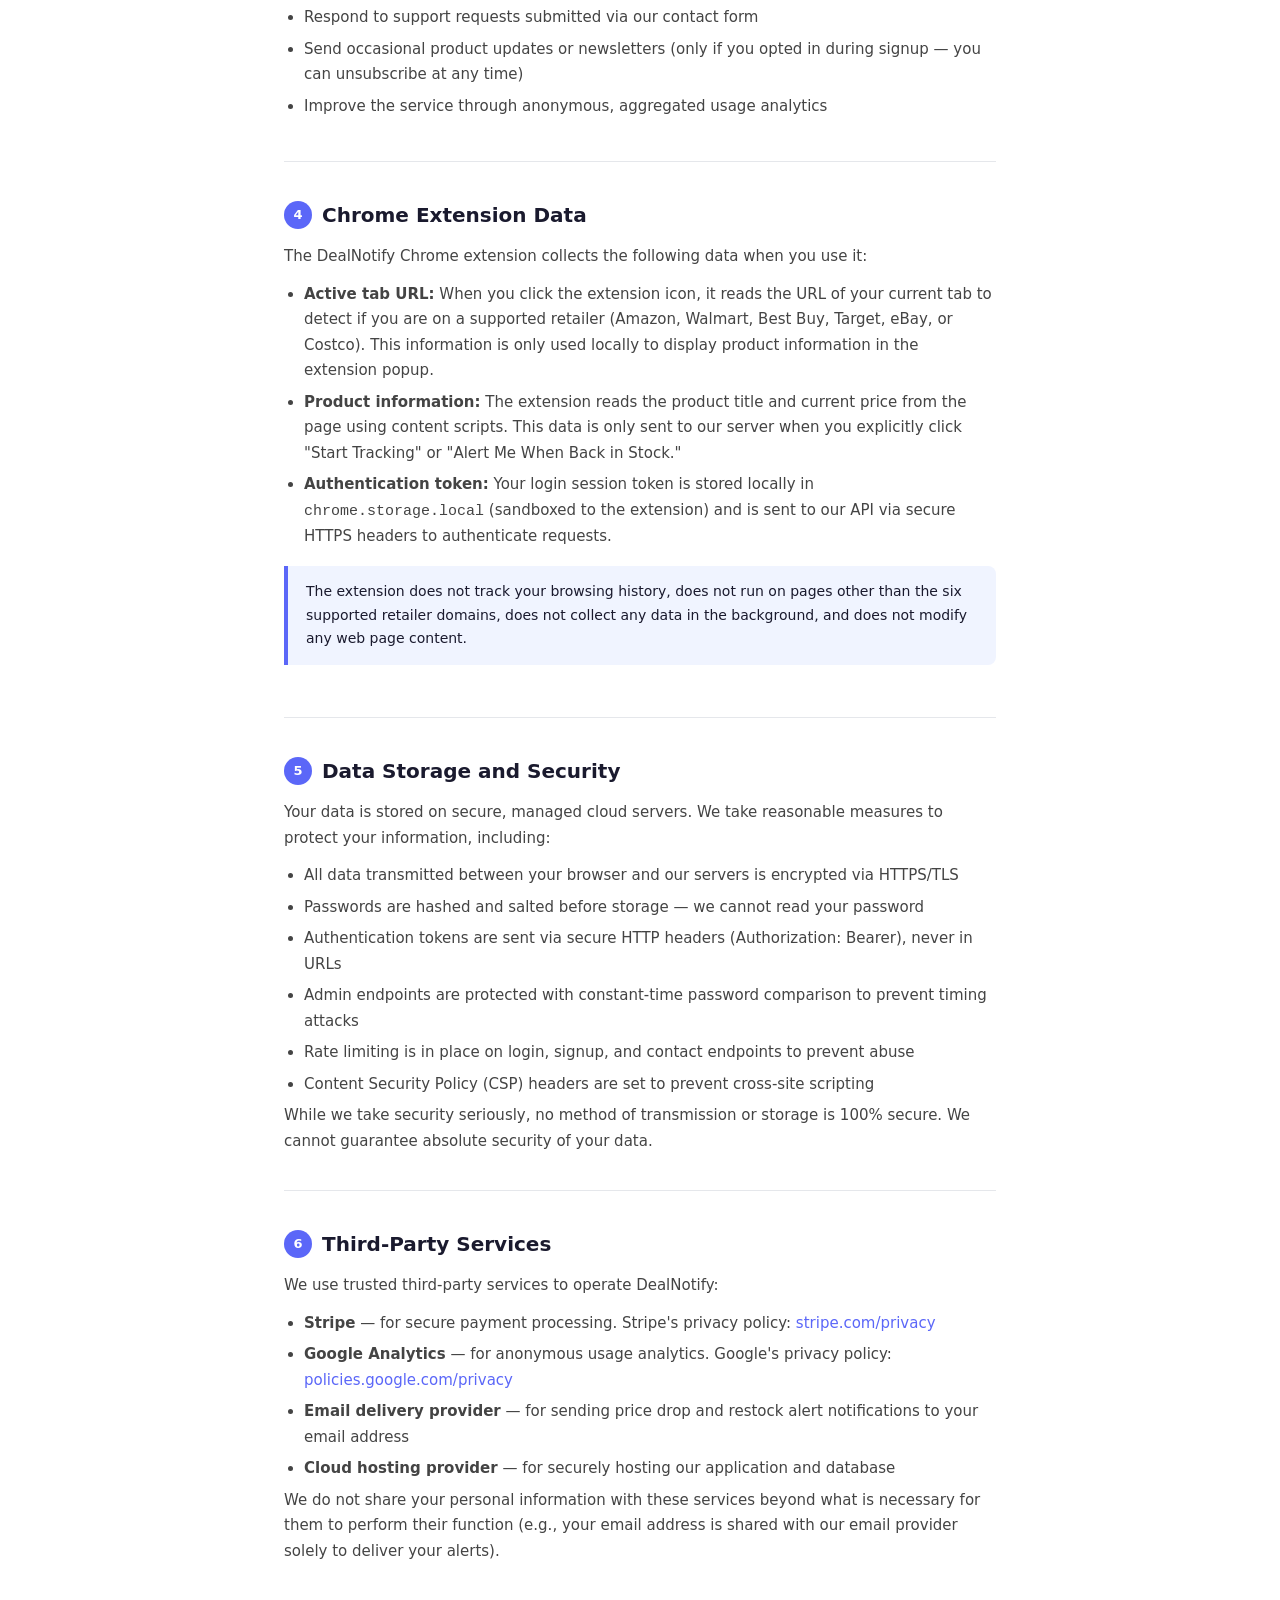
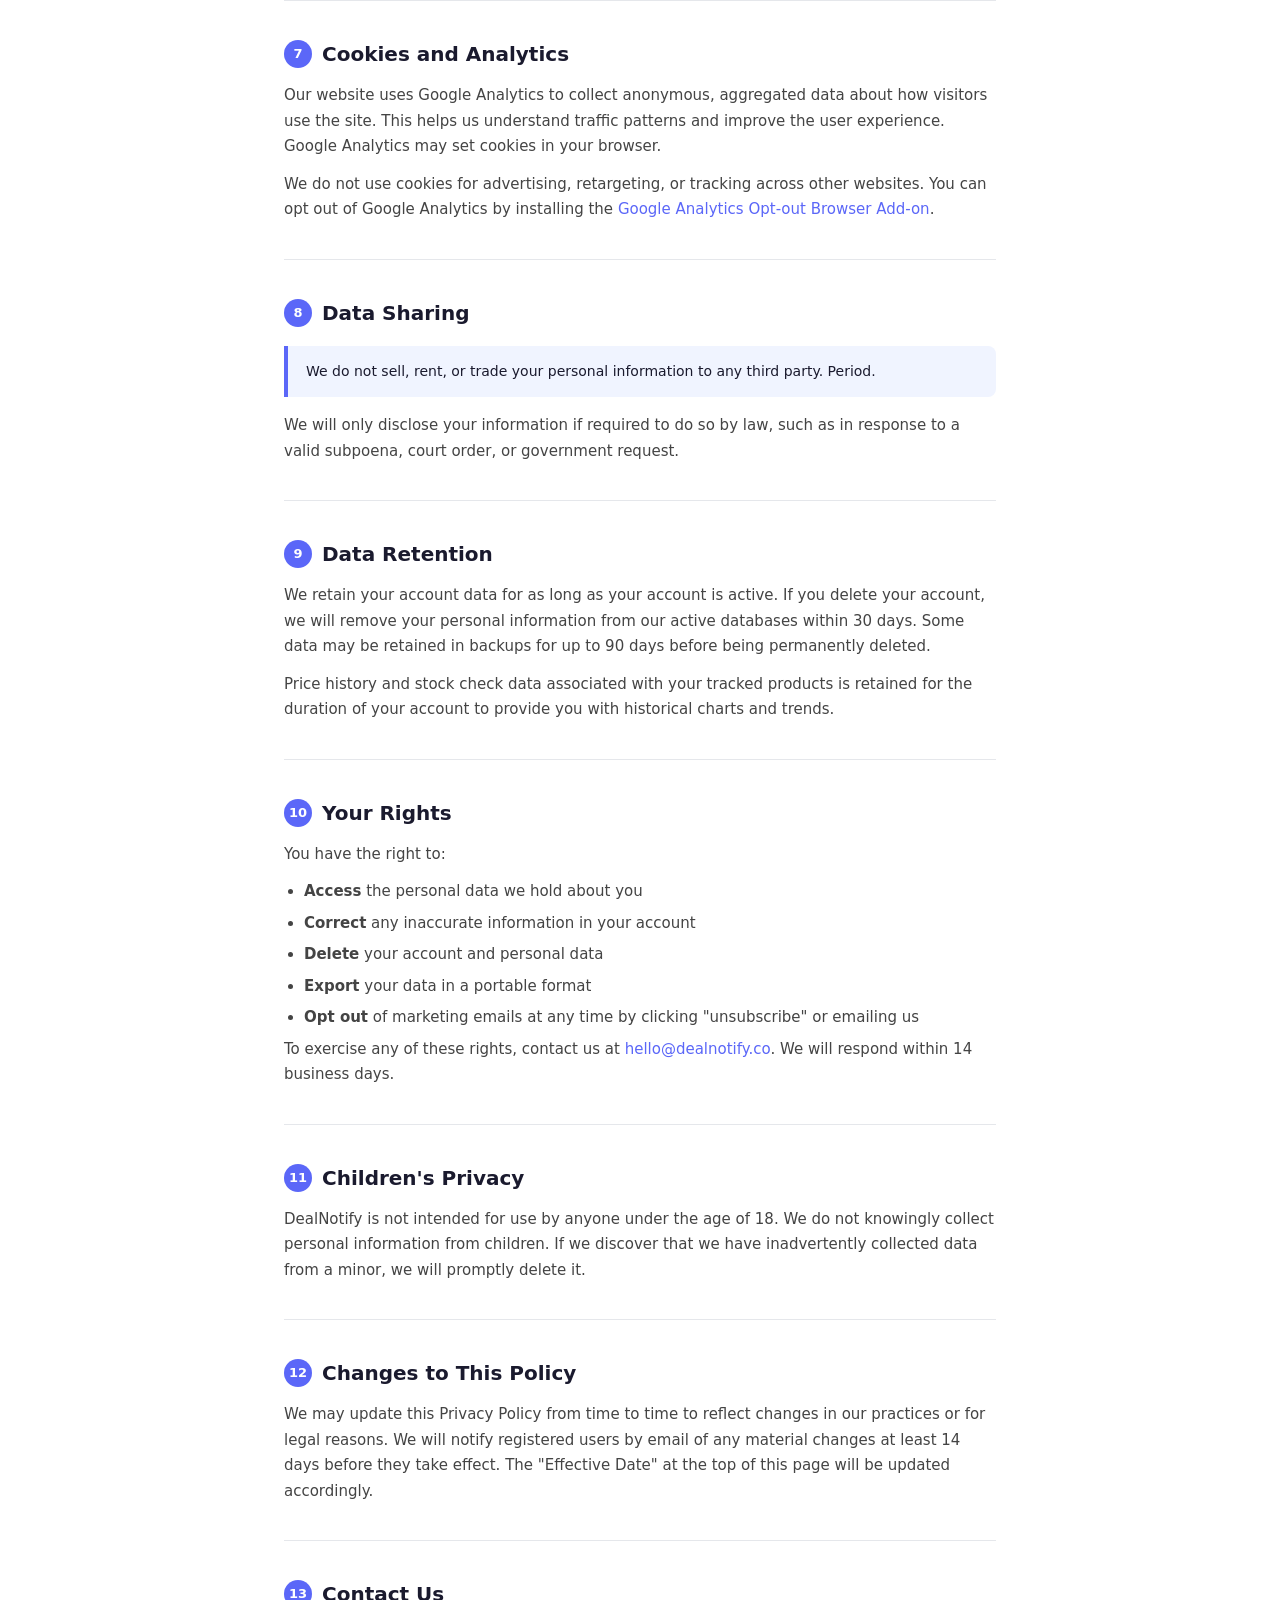
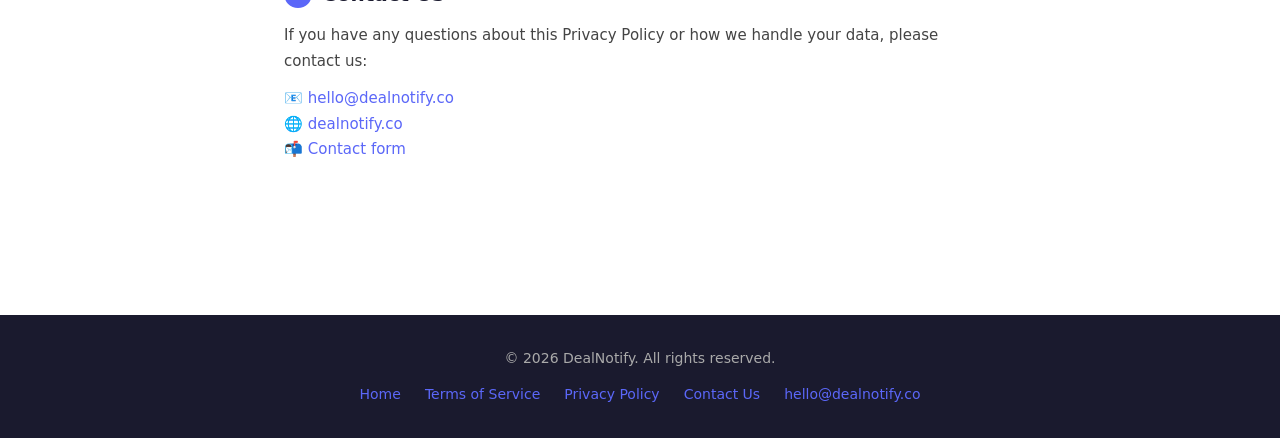
<file: privacy.html>
<!DOCTYPE html>
<html lang="en">
<head>
    <meta charset="UTF-8">
    <meta name="viewport" content="width=device-width, initial-scale=1.0">
    <title>Privacy Policy – DealNotify</title>
    <meta name="description" content="DealNotify Privacy Policy. Learn how we collect, use, and protect your personal information.">
    <link rel="canonical" href="https://www.dealnotify.co/privacy">
    <style>
        *, *::before, *::after { margin: 0; padding: 0; box-sizing: border-box; }
        :root {
            --primary: #5b67f8;
            --primary-dark: #4351d8;
            --text: #1a1a2e;
            --text-light: #5c5c7a;
            --bg-light: #f7f8ff;
            --white: #ffffff;
            --border: #e5e7eb;
        }
        html { scroll-behavior: smooth; }
        body { font-family: 'Segoe UI', system-ui, -apple-system, sans-serif; line-height: 1.7; color: var(--text); background: var(--white); -webkit-font-smoothing: antialiased; }
        a { color: var(--primary); text-decoration: none; }
        a:hover { text-decoration: underline; }

        /* NAV */
        header { background: rgba(255,255,255,0.97); backdrop-filter: blur(10px); position: fixed; width: 100%; top: 0; z-index: 200; border-bottom: 1px solid var(--border); }
        nav { max-width: 1160px; margin: 0 auto; padding: 0 24px; height: 64px; display: flex; align-items: center; justify-content: space-between; }
        .logo { font-size: 22px; font-weight: 800; color: var(--primary); letter-spacing: -0.5px; text-decoration: none; display: flex; align-items: center; gap: 8px; }
        .logo-icon { font-size: 26px; }
        .nav-links { display: flex; gap: 24px; align-items: center; }
        .nav-links a { font-size: 14px; color: var(--text-light); font-weight: 500; text-decoration: none; }
        .nav-links a:hover { color: var(--primary); }
        .nav-cta { background: var(--primary); color: var(--white) !important; padding: 8px 18px; border-radius: 50px; font-weight: 600 !important; transition: background 0.2s; }
        .nav-cta:hover { background: var(--primary-dark); }

        /* CONTENT */
        .page-wrap { max-width: 760px; margin: 0 auto; padding: 110px 24px 80px; }
        .page-header { margin-bottom: 40px; }
        .page-header h1 { font-size: 36px; font-weight: 800; letter-spacing: -1px; color: var(--text); margin-bottom: 8px; }
        .page-header p { font-size: 15px; color: var(--text-light); }
        .effective { display: inline-block; background: var(--bg-light); border: 1px solid var(--border); border-radius: 50px; padding: 4px 14px; font-size: 13px; color: var(--text-light); margin-bottom: 16px; }

        .toc { background: var(--bg-light); border: 1px solid var(--border); border-radius: 12px; padding: 20px 24px; margin-bottom: 40px; }
        .toc h3 { font-size: 13px; font-weight: 700; text-transform: uppercase; letter-spacing: 0.06em; color: var(--text-light); margin-bottom: 12px; }
        .toc ol { padding-left: 18px; }
        .toc ol li { font-size: 14px; margin-bottom: 6px; }
        .toc ol li a { color: var(--primary); }

        .section { margin-bottom: 36px; padding-bottom: 36px; border-bottom: 1px solid var(--border); }
        .section:last-of-type { border-bottom: none; }
        .section h2 { font-size: 20px; font-weight: 700; color: var(--text); margin-bottom: 12px; display: flex; align-items: center; gap: 10px; }
        .section-num { background: var(--primary); color: white; width: 28px; height: 28px; border-radius: 50%; display: inline-flex; align-items: center; justify-content: center; font-size: 13px; font-weight: 700; flex-shrink: 0; }
        .section p { font-size: 15px; color: #444; margin-bottom: 12px; }
        .section p:last-child { margin-bottom: 0; }
        .section ul, .section ol { padding-left: 20px; margin-top: 8px; }
        .section ul li, .section ol li { font-size: 15px; color: #444; margin-bottom: 6px; }

        .highlight-box { background: #f0f4ff; border-left: 4px solid var(--primary); border-radius: 0 8px 8px 0; padding: 14px 18px; margin: 16px 0; }
        .highlight-box p { color: var(--text); font-size: 14px; margin: 0; }

        /* FOOTER */
        footer { background: #1a1a2e; color: #aaa; padding: 32px 24px; text-align: center; font-size: 14px; }
        footer a { color: #5b67f8; }
        footer .footer-links-row { display: flex; justify-content: center; gap: 24px; margin-top: 12px; flex-wrap: wrap; }

        @media (max-width: 600px) {
            .page-header h1 { font-size: 26px; }
            .nav-links .hide-mobile { display: none; }
        }
    </style>
</head>
<body>

<header>
    <nav>
        <a href="/" class="logo"><span class="logo-icon">🔔</span> DealNotify</a>
        <div class="nav-links">
            <a href="/#pricing" class="hide-mobile">Pricing</a>
            <a href="/contact.html" class="hide-mobile">Contact</a>
            <a href="/" class="nav-cta">Get Started Free</a>
        </div>
    </nav>
</header>

<div class="page-wrap">
    <div class="page-header">
        <span class="effective">Effective Date: April 7, 2026</span>
        <h1>Privacy Policy</h1>
        <p>Your privacy matters to us. This policy explains what data we collect, why we collect it, and how we protect it.</p>
    </div>

    <div class="toc">
        <h3>Contents</h3>
        <ol>
            <li><a href="#s1">Who We Are</a></li>
            <li><a href="#s2">Information We Collect</a></li>
            <li><a href="#s3">How We Use Your Information</a></li>
            <li><a href="#s4">Chrome Extension Data</a></li>
            <li><a href="#s5">Data Storage and Security</a></li>
            <li><a href="#s6">Third-Party Services</a></li>
            <li><a href="#s7">Cookies and Analytics</a></li>
            <li><a href="#s8">Data Sharing</a></li>
            <li><a href="#s9">Data Retention</a></li>
            <li><a href="#s10">Your Rights</a></li>
            <li><a href="#s11">Children's Privacy</a></li>
            <li><a href="#s12">Changes to This Policy</a></li>
            <li><a href="#s13">Contact Us</a></li>
        </ol>
    </div>

    <div class="section" id="s1">
        <h2><span class="section-num">1</span> Who We Are</h2>
        <p>DealNotify is a price monitoring and restock alert service operated at <a href="https://www.dealnotify.co">dealnotify.co</a>. We help users track product prices and stock availability on major online retailers and receive email notifications when prices drop or items come back in stock.</p>
    </div>

    <div class="section" id="s2">
        <h2><span class="section-num">2</span> Information We Collect</h2>
        <p>We collect only the minimum information necessary to provide our service:</p>
        <ul>
            <li><strong>Account information:</strong> Your name, email address, and password (hashed and salted — we never store plaintext passwords) when you create an account.</li>
            <li><strong>Product tracking data:</strong> The product URLs you choose to track, your target prices, and the type of alert you select (price drop or restock).</li>
            <li><strong>Payment information:</strong> If you subscribe to the Pro plan, payment is processed entirely by Stripe. We do not store your credit card number, CVV, or full payment details on our servers. We only retain your Stripe customer ID to manage your subscription.</li>
            <li><strong>Usage data:</strong> Basic analytics data collected via Google Analytics, including pages visited, browser type, and general geographic region. This data is anonymous and aggregated.</li>
        </ul>
    </div>

    <div class="section" id="s3">
        <h2><span class="section-num">3</span> How We Use Your Information</h2>
        <p>We use the information we collect to:</p>
        <ul>
            <li>Provide and operate the price monitoring and restock alert service</li>
            <li>Send you email notifications when a tracked product meets your alert criteria</li>
            <li>Manage your account and subscription</li>
            <li>Respond to support requests submitted via our contact form</li>
            <li>Send occasional product updates or newsletters (only if you opted in during signup — you can unsubscribe at any time)</li>
            <li>Improve the service through anonymous, aggregated usage analytics</li>
        </ul>
    </div>

    <div class="section" id="s4">
        <h2><span class="section-num">4</span> Chrome Extension Data</h2>
        <p>The DealNotify Chrome extension collects the following data when you use it:</p>
        <ul>
            <li><strong>Active tab URL:</strong> When you click the extension icon, it reads the URL of your current tab to detect if you are on a supported retailer (Amazon, Walmart, Best Buy, Target, eBay, or Costco). This information is only used locally to display product information in the extension popup.</li>
            <li><strong>Product information:</strong> The extension reads the product title and current price from the page using content scripts. This data is only sent to our server when you explicitly click "Start Tracking" or "Alert Me When Back in Stock."</li>
            <li><strong>Authentication token:</strong> Your login session token is stored locally in <code>chrome.storage.local</code> (sandboxed to the extension) and is sent to our API via secure HTTPS headers to authenticate requests.</li>
        </ul>
        <div class="highlight-box">
            <p>The extension does not track your browsing history, does not run on pages other than the six supported retailer domains, does not collect any data in the background, and does not modify any web page content.</p>
        </div>
    </div>

    <div class="section" id="s5">
        <h2><span class="section-num">5</span> Data Storage and Security</h2>
        <p>Your data is stored on secure, managed cloud servers. We take reasonable measures to protect your information, including:</p>
        <ul>
            <li>All data transmitted between your browser and our servers is encrypted via HTTPS/TLS</li>
            <li>Passwords are hashed and salted before storage — we cannot read your password</li>
            <li>Authentication tokens are sent via secure HTTP headers (Authorization: Bearer), never in URLs</li>
            <li>Admin endpoints are protected with constant-time password comparison to prevent timing attacks</li>
            <li>Rate limiting is in place on login, signup, and contact endpoints to prevent abuse</li>
            <li>Content Security Policy (CSP) headers are set to prevent cross-site scripting</li>
        </ul>
        <p>While we take security seriously, no method of transmission or storage is 100% secure. We cannot guarantee absolute security of your data.</p>
    </div>

    <div class="section" id="s6">
        <h2><span class="section-num">6</span> Third-Party Services</h2>
        <p>We use trusted third-party services to operate DealNotify:</p>
        <ul>
            <li><strong>Stripe</strong> — for secure payment processing. Stripe's privacy policy: <a href="https://stripe.com/privacy" target="_blank" rel="noopener">stripe.com/privacy</a></li>
            <li><strong>Google Analytics</strong> — for anonymous usage analytics. Google's privacy policy: <a href="https://policies.google.com/privacy" target="_blank" rel="noopener">policies.google.com/privacy</a></li>
            <li><strong>Email delivery provider</strong> — for sending price drop and restock alert notifications to your email address</li>
            <li><strong>Cloud hosting provider</strong> — for securely hosting our application and database</li>
        </ul>
        <p>We do not share your personal information with these services beyond what is necessary for them to perform their function (e.g., your email address is shared with our email provider solely to deliver your alerts).</p>
    </div>

    <div class="section" id="s7">
        <h2><span class="section-num">7</span> Cookies and Analytics</h2>
        <p>Our website uses Google Analytics to collect anonymous, aggregated data about how visitors use the site. This helps us understand traffic patterns and improve the user experience. Google Analytics may set cookies in your browser.</p>
        <p>We do not use cookies for advertising, retargeting, or tracking across other websites. You can opt out of Google Analytics by installing the <a href="https://tools.google.com/dlpage/gaoptout" target="_blank" rel="noopener">Google Analytics Opt-out Browser Add-on</a>.</p>
    </div>

    <div class="section" id="s8">
        <h2><span class="section-num">8</span> Data Sharing</h2>
        <div class="highlight-box">
            <p>We do not sell, rent, or trade your personal information to any third party. Period.</p>
        </div>
        <p>We will only disclose your information if required to do so by law, such as in response to a valid subpoena, court order, or government request.</p>
    </div>

    <div class="section" id="s9">
        <h2><span class="section-num">9</span> Data Retention</h2>
        <p>We retain your account data for as long as your account is active. If you delete your account, we will remove your personal information from our active databases within 30 days. Some data may be retained in backups for up to 90 days before being permanently deleted.</p>
        <p>Price history and stock check data associated with your tracked products is retained for the duration of your account to provide you with historical charts and trends.</p>
    </div>

    <div class="section" id="s10">
        <h2><span class="section-num">10</span> Your Rights</h2>
        <p>You have the right to:</p>
        <ul>
            <li><strong>Access</strong> the personal data we hold about you</li>
            <li><strong>Correct</strong> any inaccurate information in your account</li>
            <li><strong>Delete</strong> your account and personal data</li>
            <li><strong>Export</strong> your data in a portable format</li>
            <li><strong>Opt out</strong> of marketing emails at any time by clicking "unsubscribe" or emailing us</li>
        </ul>
        <p>To exercise any of these rights, contact us at <a href="mailto:hello@dealnotify.co">hello@dealnotify.co</a>. We will respond within 14 business days.</p>
    </div>

    <div class="section" id="s11">
        <h2><span class="section-num">11</span> Children's Privacy</h2>
        <p>DealNotify is not intended for use by anyone under the age of 18. We do not knowingly collect personal information from children. If we discover that we have inadvertently collected data from a minor, we will promptly delete it.</p>
    </div>

    <div class="section" id="s12">
        <h2><span class="section-num">12</span> Changes to This Policy</h2>
        <p>We may update this Privacy Policy from time to time to reflect changes in our practices or for legal reasons. We will notify registered users by email of any material changes at least 14 days before they take effect. The "Effective Date" at the top of this page will be updated accordingly.</p>
    </div>

    <div class="section" id="s13">
        <h2><span class="section-num">13</span> Contact Us</h2>
        <p>If you have any questions about this Privacy Policy or how we handle your data, please contact us:</p>
        <p>📧 <a href="mailto:hello@dealnotify.co">hello@dealnotify.co</a><br>
        🌐 <a href="https://www.dealnotify.co">dealnotify.co</a><br>
        📬 <a href="/contact.html">Contact form</a></p>
    </div>
</div>

<footer>
    <div>© 2026 DealNotify. All rights reserved.</div>
    <div class="footer-links-row">
        <a href="/">Home</a>
        <a href="/terms.html">Terms of Service</a>
        <a href="/privacy.html">Privacy Policy</a>
        <a href="/contact.html">Contact Us</a>
        <a href="mailto:hello@dealnotify.co">hello@dealnotify.co</a>
    </div>
</footer>

</body>
</html>
</file>
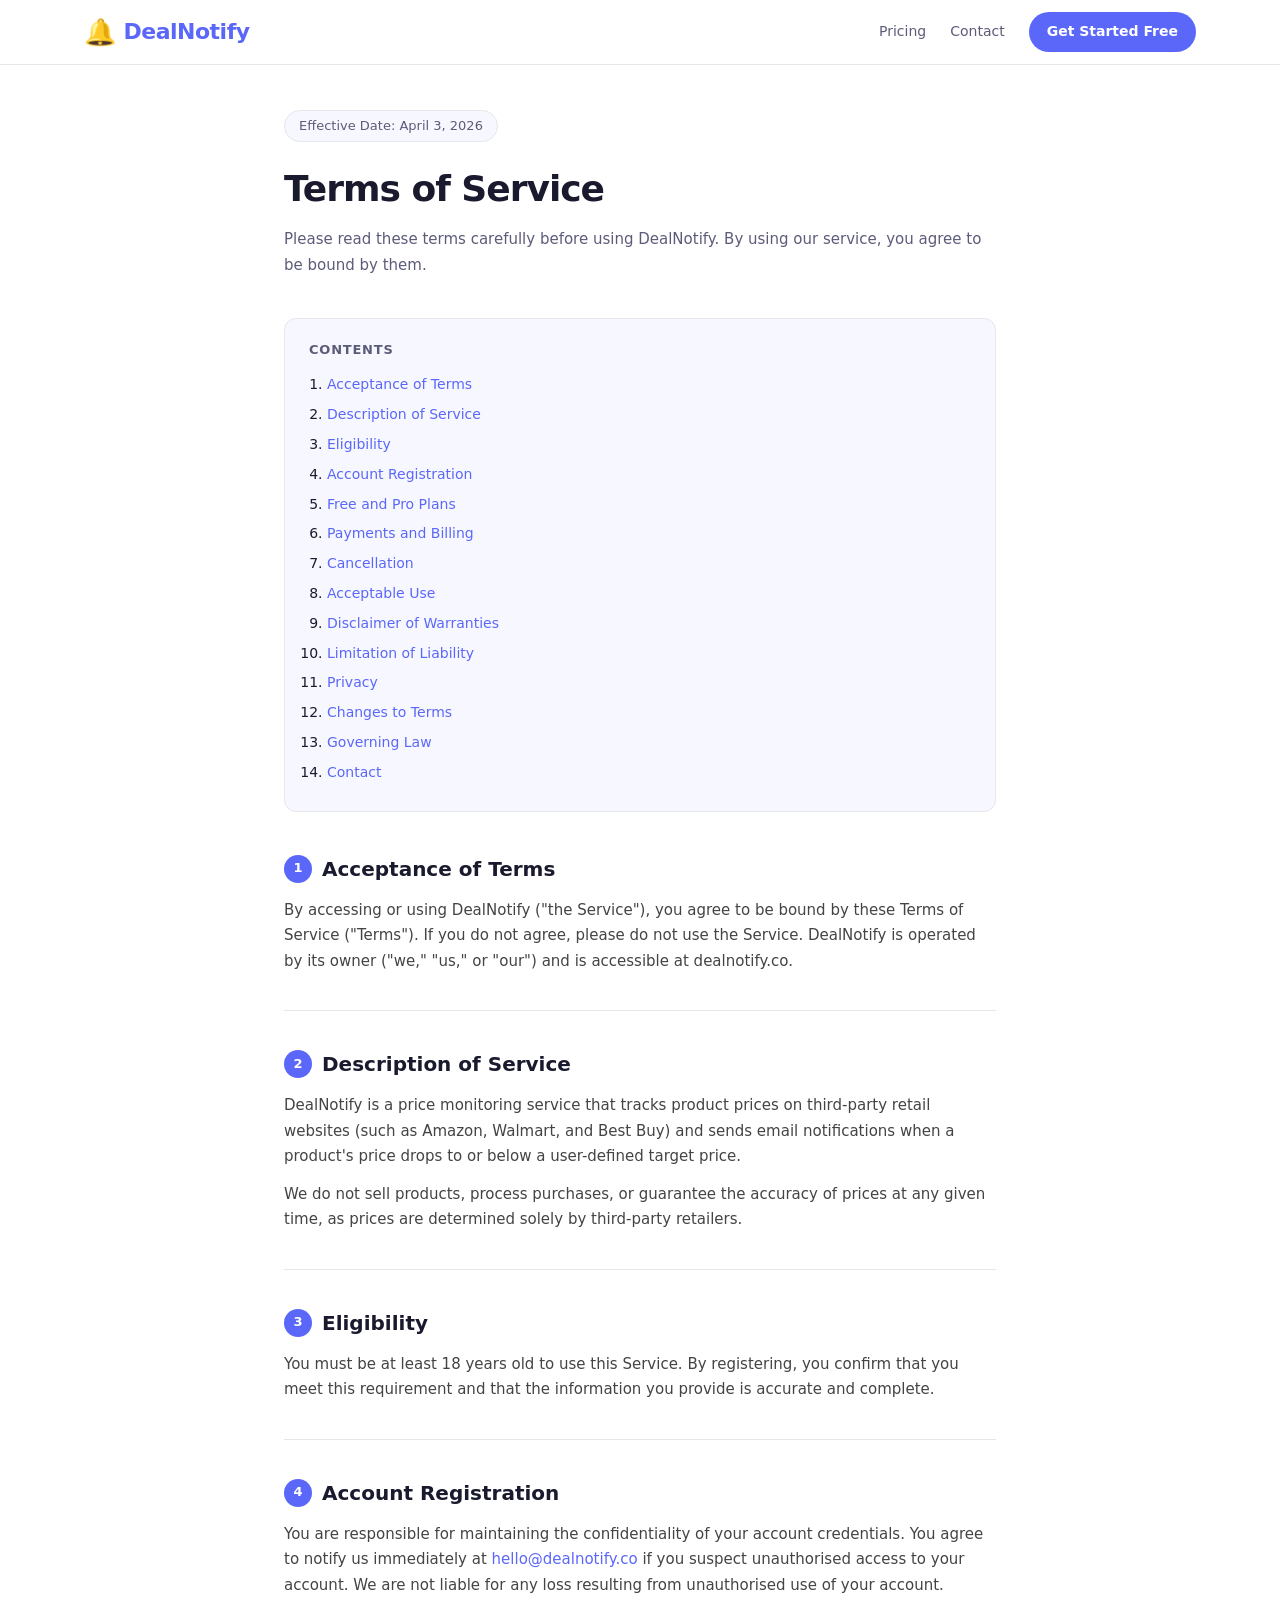
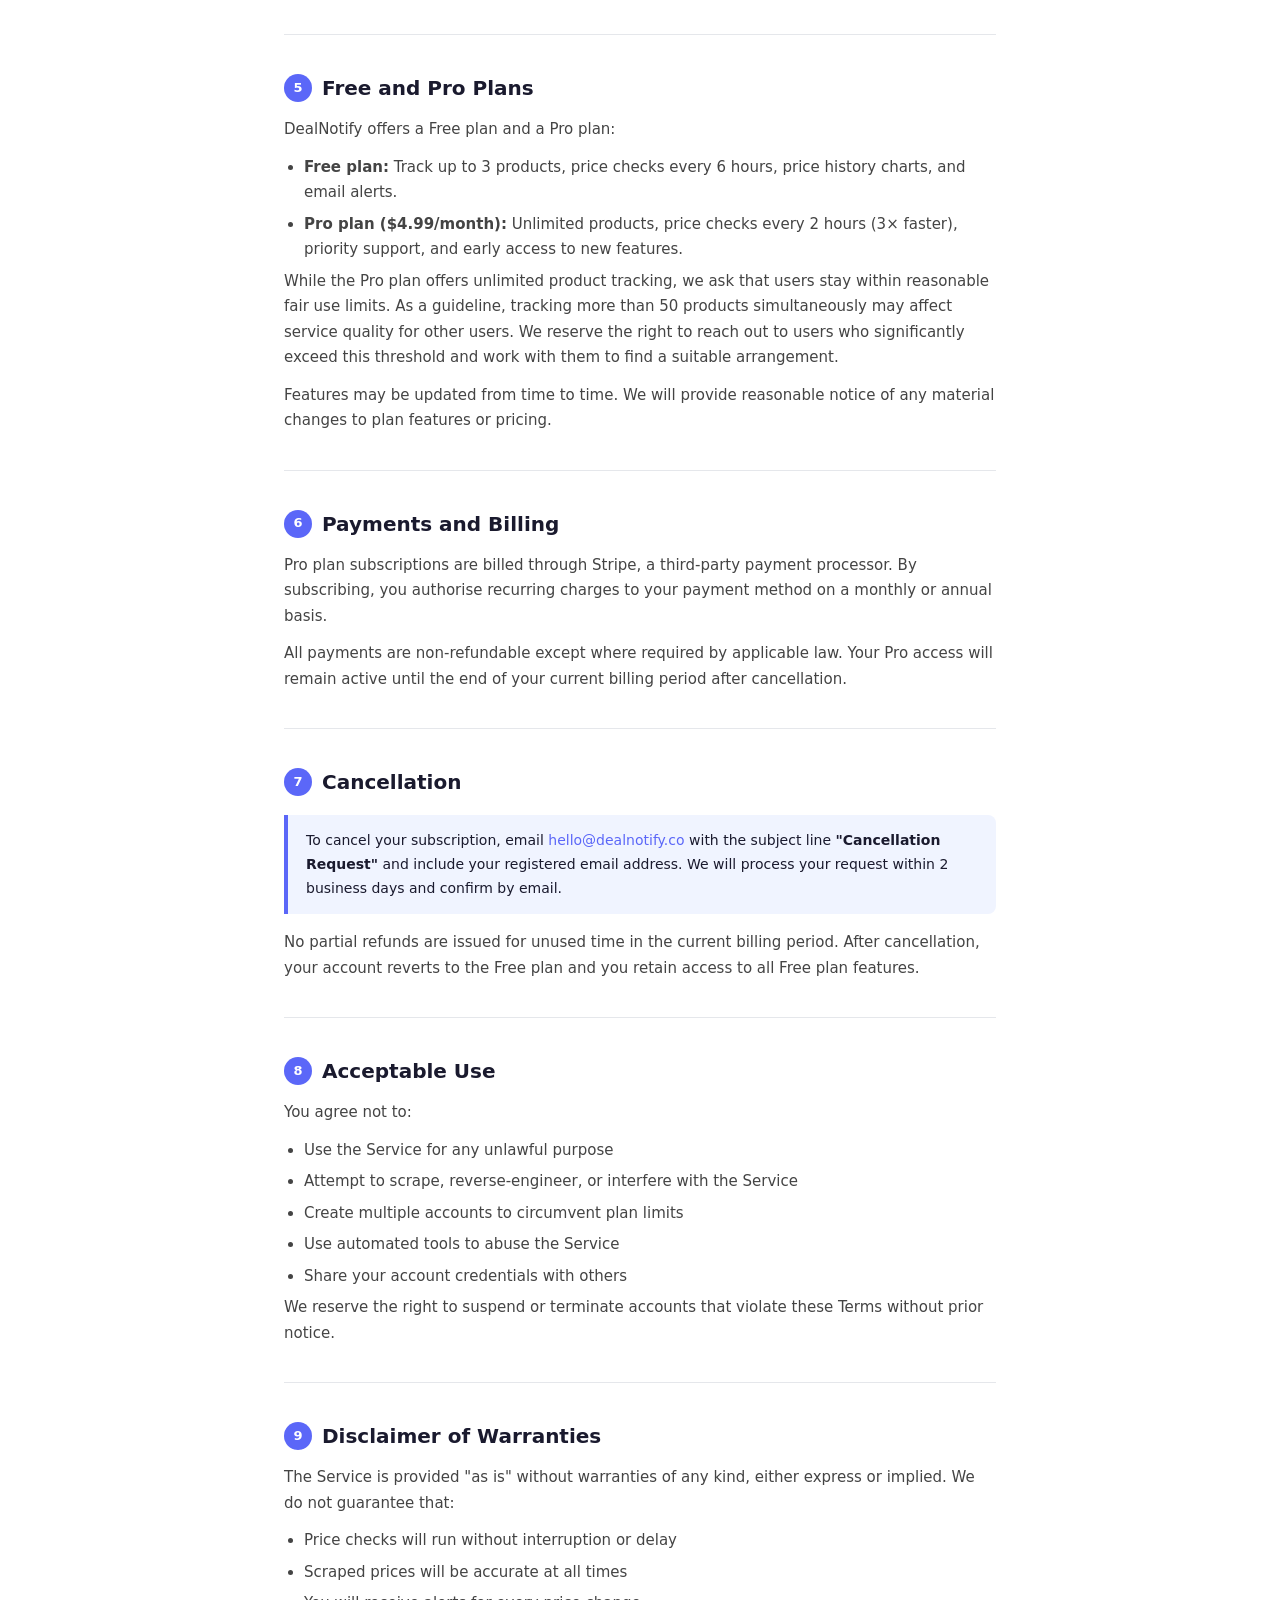
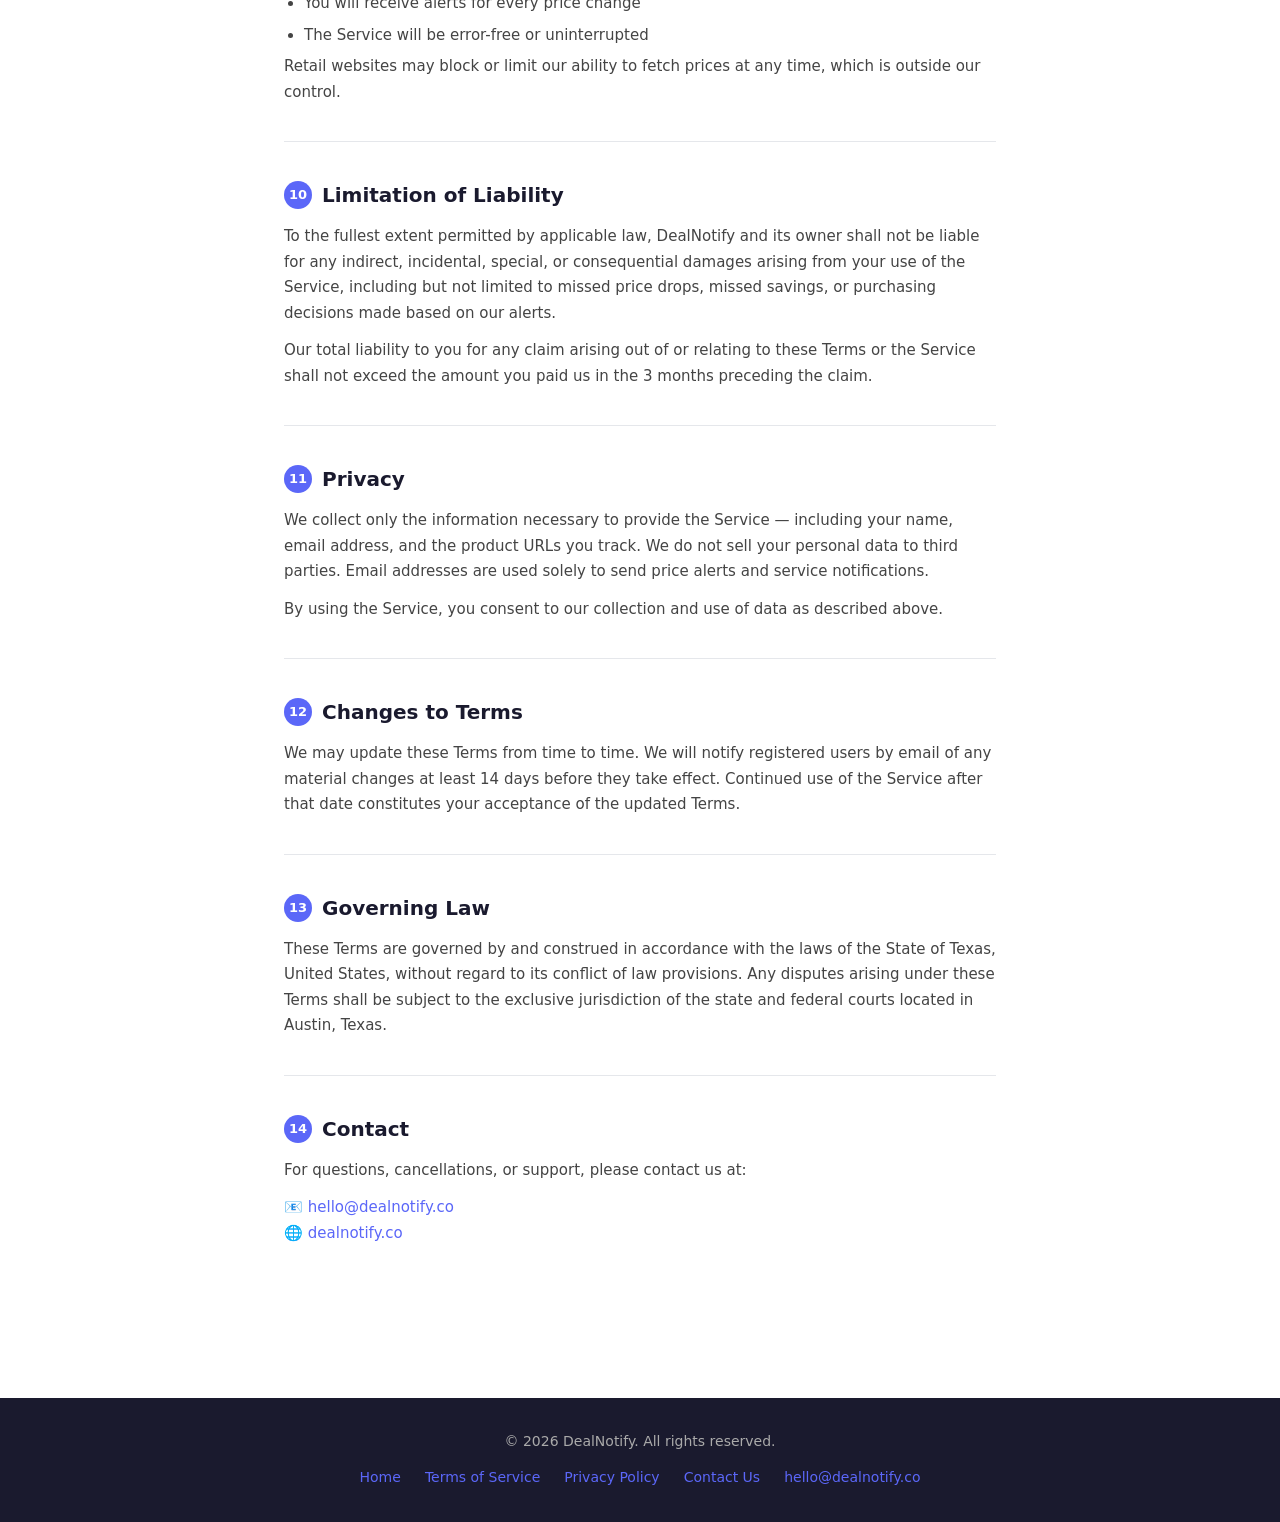
<file: terms.html>
<!DOCTYPE html>
<html lang="en">
<head>
    <meta charset="UTF-8">
    <meta name="viewport" content="width=device-width, initial-scale=1.0">
    <title>Terms of Service – DealNotify</title>
    <meta name="description" content="DealNotify Terms of Service. Read our terms before using the price monitoring service.">
    <link rel="canonical" href="https://www.dealnotify.co/terms">
    <style>
        *, *::before, *::after { margin: 0; padding: 0; box-sizing: border-box; }
        :root {
            --primary: #5b67f8;
            --primary-dark: #4351d8;
            --text: #1a1a2e;
            --text-light: #5c5c7a;
            --bg-light: #f7f8ff;
            --white: #ffffff;
            --border: #e5e7eb;
        }
        html { scroll-behavior: smooth; }
        body { font-family: 'Segoe UI', system-ui, -apple-system, sans-serif; line-height: 1.7; color: var(--text); background: var(--white); -webkit-font-smoothing: antialiased; }
        a { color: var(--primary); text-decoration: none; }
        a:hover { text-decoration: underline; }

        /* NAV */
        header { background: rgba(255,255,255,0.97); backdrop-filter: blur(10px); position: fixed; width: 100%; top: 0; z-index: 200; border-bottom: 1px solid var(--border); }
        nav { max-width: 1160px; margin: 0 auto; padding: 0 24px; height: 64px; display: flex; align-items: center; justify-content: space-between; }
        .logo { font-size: 22px; font-weight: 800; color: var(--primary); letter-spacing: -0.5px; text-decoration: none; display: flex; align-items: center; gap: 8px; }
        .logo-icon { font-size: 26px; }
        .nav-links { display: flex; gap: 24px; align-items: center; }
        .nav-links a { font-size: 14px; color: var(--text-light); font-weight: 500; }
        .nav-links a:hover { color: var(--primary); text-decoration: none; }
        .nav-cta { background: var(--primary); color: var(--white) !important; padding: 8px 18px; border-radius: 50px; font-weight: 600 !important; transition: background 0.2s; }
        .nav-cta:hover { background: var(--primary-dark); }

        /* CONTENT */
        .page-wrap { max-width: 760px; margin: 0 auto; padding: 110px 24px 80px; }
        .page-header { margin-bottom: 40px; }
        .page-header h1 { font-size: 36px; font-weight: 800; letter-spacing: -1px; color: var(--text); margin-bottom: 8px; }
        .page-header p { font-size: 15px; color: var(--text-light); }
        .effective { display: inline-block; background: var(--bg-light); border: 1px solid var(--border); border-radius: 50px; padding: 4px 14px; font-size: 13px; color: var(--text-light); margin-bottom: 16px; }

        .toc { background: var(--bg-light); border: 1px solid var(--border); border-radius: 12px; padding: 20px 24px; margin-bottom: 40px; }
        .toc h3 { font-size: 13px; font-weight: 700; text-transform: uppercase; letter-spacing: 0.06em; color: var(--text-light); margin-bottom: 12px; }
        .toc ol { padding-left: 18px; }
        .toc ol li { font-size: 14px; margin-bottom: 6px; }
        .toc ol li a { color: var(--primary); }

        .section { margin-bottom: 36px; padding-bottom: 36px; border-bottom: 1px solid var(--border); }
        .section:last-of-type { border-bottom: none; }
        .section h2 { font-size: 20px; font-weight: 700; color: var(--text); margin-bottom: 12px; display: flex; align-items: center; gap: 10px; }
        .section-num { background: var(--primary); color: white; width: 28px; height: 28px; border-radius: 50%; display: inline-flex; align-items: center; justify-content: center; font-size: 13px; font-weight: 700; flex-shrink: 0; }
        .section p { font-size: 15px; color: #444; margin-bottom: 12px; }
        .section p:last-child { margin-bottom: 0; }
        .section ul, .section ol { padding-left: 20px; margin-top: 8px; }
        .section ul li, .section ol li { font-size: 15px; color: #444; margin-bottom: 6px; }

        .highlight-box { background: #f0f4ff; border-left: 4px solid var(--primary); border-radius: 0 8px 8px 0; padding: 14px 18px; margin: 16px 0; }
        .highlight-box p { color: var(--text); font-size: 14px; margin: 0; }

        /* FOOTER */
        footer { background: #1a1a2e; color: #aaa; padding: 32px 24px; text-align: center; font-size: 14px; }
        footer a { color: #5b67f8; }
        footer .footer-links-row { display: flex; justify-content: center; gap: 24px; margin-top: 12px; flex-wrap: wrap; }

        @media (max-width: 600px) {
            .page-header h1 { font-size: 26px; }
            .nav-links .hide-mobile { display: none; }
        }
    </style>
</head>
<body>

<header>
    <nav>
        <a href="/" class="logo"><span class="logo-icon">🔔</span> DealNotify</a>
        <div class="nav-links">
            <a href="/#pricing" class="hide-mobile">Pricing</a>
            <a href="/contact.html" class="hide-mobile">Contact</a>
            <a href="/" class="nav-cta">Get Started Free</a>
        </div>
    </nav>
</header>

<div class="page-wrap">
    <div class="page-header">
        <span class="effective">Effective Date: April 3, 2026</span>
        <h1>Terms of Service</h1>
        <p>Please read these terms carefully before using DealNotify. By using our service, you agree to be bound by them.</p>
    </div>

    <div class="toc">
        <h3>Contents</h3>
        <ol>
            <li><a href="#s1">Acceptance of Terms</a></li>
            <li><a href="#s2">Description of Service</a></li>
            <li><a href="#s3">Eligibility</a></li>
            <li><a href="#s4">Account Registration</a></li>
            <li><a href="#s5">Free and Pro Plans</a></li>
            <li><a href="#s6">Payments and Billing</a></li>
            <li><a href="#s7">Cancellation</a></li>
            <li><a href="#s8">Acceptable Use</a></li>
            <li><a href="#s9">Disclaimer of Warranties</a></li>
            <li><a href="#s10">Limitation of Liability</a></li>
            <li><a href="#s11">Privacy</a></li>
            <li><a href="#s12">Changes to Terms</a></li>
            <li><a href="#s13">Governing Law</a></li>
            <li><a href="#s14">Contact</a></li>
        </ol>
    </div>

    <div class="section" id="s1">
        <h2><span class="section-num">1</span> Acceptance of Terms</h2>
        <p>By accessing or using DealNotify ("the Service"), you agree to be bound by these Terms of Service ("Terms"). If you do not agree, please do not use the Service. DealNotify is operated by its owner ("we," "us," or "our") and is accessible at dealnotify.co.</p>
    </div>

    <div class="section" id="s2">
        <h2><span class="section-num">2</span> Description of Service</h2>
        <p>DealNotify is a price monitoring service that tracks product prices on third-party retail websites (such as Amazon, Walmart, and Best Buy) and sends email notifications when a product's price drops to or below a user-defined target price.</p>
        <p>We do not sell products, process purchases, or guarantee the accuracy of prices at any given time, as prices are determined solely by third-party retailers.</p>
    </div>

    <div class="section" id="s3">
        <h2><span class="section-num">3</span> Eligibility</h2>
        <p>You must be at least 18 years old to use this Service. By registering, you confirm that you meet this requirement and that the information you provide is accurate and complete.</p>
    </div>

    <div class="section" id="s4">
        <h2><span class="section-num">4</span> Account Registration</h2>
        <p>You are responsible for maintaining the confidentiality of your account credentials. You agree to notify us immediately at <a href="mailto:hello@dealnotify.co">hello@dealnotify.co</a> if you suspect unauthorised access to your account. We are not liable for any loss resulting from unauthorised use of your account.</p>
    </div>

    <div class="section" id="s5">
        <h2><span class="section-num">5</span> Free and Pro Plans</h2>
        <p>DealNotify offers a Free plan and a Pro plan:</p>
        <ul>
            <li><strong>Free plan:</strong> Track up to 3 products, price checks every 6 hours, price history charts, and email alerts.</li>
            <li><strong>Pro plan ($4.99/month):</strong> Unlimited products, price checks every 2 hours (3× faster), priority support, and early access to new features.</li>
        </ul>
        <p>While the Pro plan offers unlimited product tracking, we ask that users stay within reasonable fair use limits. As a guideline, tracking more than 50 products simultaneously may affect service quality for other users. We reserve the right to reach out to users who significantly exceed this threshold and work with them to find a suitable arrangement.</p>
        <p>Features may be updated from time to time. We will provide reasonable notice of any material changes to plan features or pricing.</p>
    </div>

    <div class="section" id="s6">
        <h2><span class="section-num">6</span> Payments and Billing</h2>
        <p>Pro plan subscriptions are billed through Stripe, a third-party payment processor. By subscribing, you authorise recurring charges to your payment method on a monthly or annual basis.</p>
        <p>All payments are non-refundable except where required by applicable law. Your Pro access will remain active until the end of your current billing period after cancellation.</p>
    </div>

    <div class="section" id="s7">
        <h2><span class="section-num">7</span> Cancellation</h2>
        <div class="highlight-box">
            <p>To cancel your subscription, email <a href="mailto:hello@dealnotify.co">hello@dealnotify.co</a> with the subject line <strong>"Cancellation Request"</strong> and include your registered email address. We will process your request within 2 business days and confirm by email.</p>
        </div>
        <p>No partial refunds are issued for unused time in the current billing period. After cancellation, your account reverts to the Free plan and you retain access to all Free plan features.</p>
    </div>

    <div class="section" id="s8">
        <h2><span class="section-num">8</span> Acceptable Use</h2>
        <p>You agree not to:</p>
        <ul>
            <li>Use the Service for any unlawful purpose</li>
            <li>Attempt to scrape, reverse-engineer, or interfere with the Service</li>
            <li>Create multiple accounts to circumvent plan limits</li>
            <li>Use automated tools to abuse the Service</li>
            <li>Share your account credentials with others</li>
        </ul>
        <p>We reserve the right to suspend or terminate accounts that violate these Terms without prior notice.</p>
    </div>

    <div class="section" id="s9">
        <h2><span class="section-num">9</span> Disclaimer of Warranties</h2>
        <p>The Service is provided "as is" without warranties of any kind, either express or implied. We do not guarantee that:</p>
        <ul>
            <li>Price checks will run without interruption or delay</li>
            <li>Scraped prices will be accurate at all times</li>
            <li>You will receive alerts for every price change</li>
            <li>The Service will be error-free or uninterrupted</li>
        </ul>
        <p>Retail websites may block or limit our ability to fetch prices at any time, which is outside our control.</p>
    </div>

    <div class="section" id="s10">
        <h2><span class="section-num">10</span> Limitation of Liability</h2>
        <p>To the fullest extent permitted by applicable law, DealNotify and its owner shall not be liable for any indirect, incidental, special, or consequential damages arising from your use of the Service, including but not limited to missed price drops, missed savings, or purchasing decisions made based on our alerts.</p>
        <p>Our total liability to you for any claim arising out of or relating to these Terms or the Service shall not exceed the amount you paid us in the 3 months preceding the claim.</p>
    </div>

    <div class="section" id="s11">
        <h2><span class="section-num">11</span> Privacy</h2>
        <p>We collect only the information necessary to provide the Service — including your name, email address, and the product URLs you track. We do not sell your personal data to third parties. Email addresses are used solely to send price alerts and service notifications.</p>
        <p>By using the Service, you consent to our collection and use of data as described above.</p>
    </div>

    <div class="section" id="s12">
        <h2><span class="section-num">12</span> Changes to Terms</h2>
        <p>We may update these Terms from time to time. We will notify registered users by email of any material changes at least 14 days before they take effect. Continued use of the Service after that date constitutes your acceptance of the updated Terms.</p>
    </div>

    <div class="section" id="s13">
        <h2><span class="section-num">13</span> Governing Law</h2>
        <p>These Terms are governed by and construed in accordance with the laws of the State of Texas, United States, without regard to its conflict of law provisions. Any disputes arising under these Terms shall be subject to the exclusive jurisdiction of the state and federal courts located in Austin, Texas.</p>
    </div>

    <div class="section" id="s14">
        <h2><span class="section-num">14</span> Contact</h2>
        <p>For questions, cancellations, or support, please contact us at:</p>
        <p>📧 <a href="mailto:hello@dealnotify.co">hello@dealnotify.co</a><br>
        🌐 <a href="https://www.dealnotify.co">dealnotify.co</a></p>
    </div>
</div>

<footer>
    <div>© 2026 DealNotify. All rights reserved.</div>
    <div class="footer-links-row">
        <a href="/">Home</a>
        <a href="/terms.html">Terms of Service</a>
        <a href="/privacy.html">Privacy Policy</a>
        <a href="/contact.html">Contact Us</a>
        <a href="mailto:hello@dealnotify.co">hello@dealnotify.co</a>
    </div>
</footer>

</body>
</html>
</file>
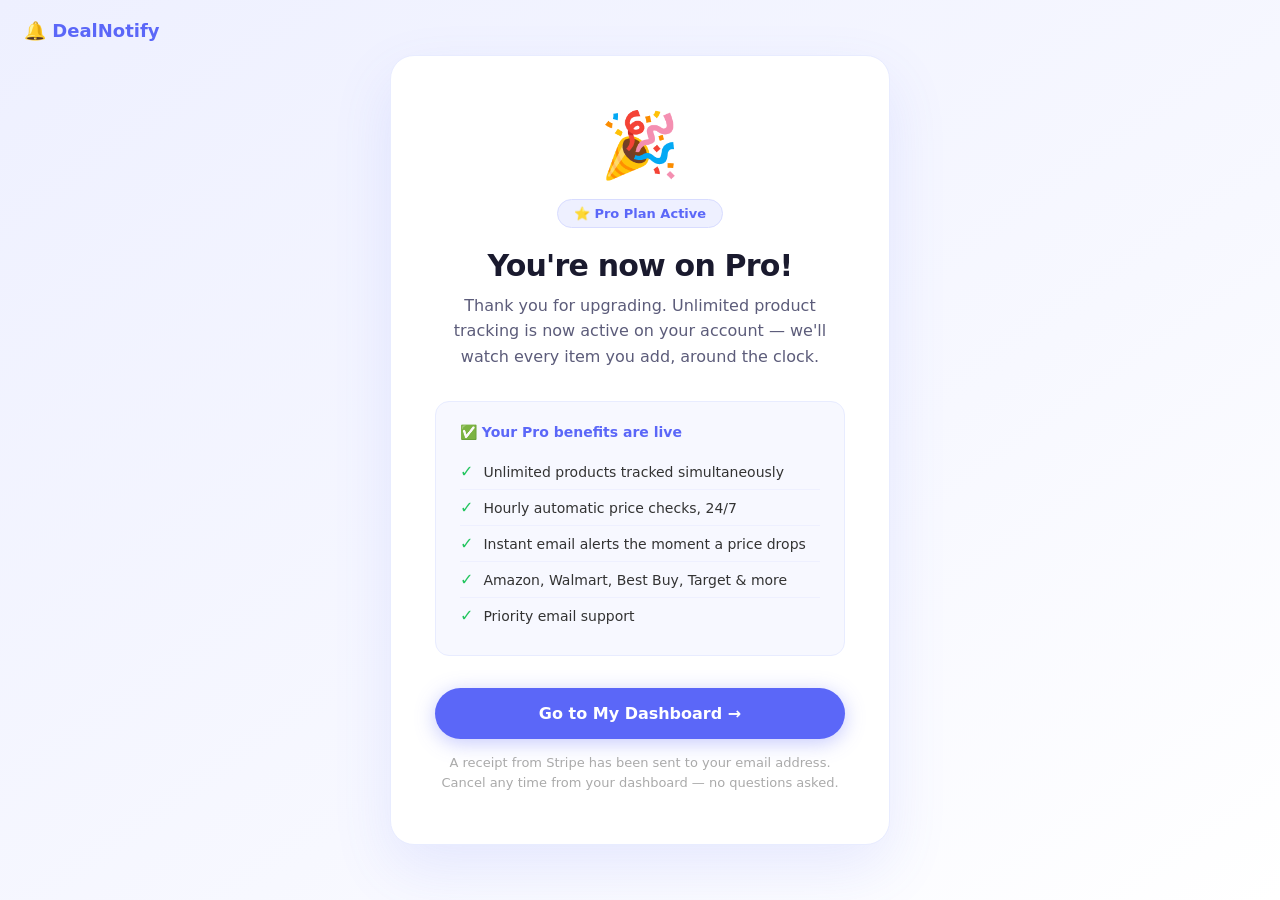
<file: upgrade-success.html>
<!DOCTYPE html>
<html lang="en">
<head>
    <meta charset="UTF-8">
    <meta name="viewport" content="width=device-width, initial-scale=1.0">
    <title>Welcome to Pro! – DealNotify</title>
    <style>
        *, *::before, *::after { margin: 0; padding: 0; box-sizing: border-box; }
        body {
            font-family: 'Segoe UI', system-ui, -apple-system, sans-serif;
            background: linear-gradient(145deg, #eef0ff 0%, #f7f8ff 60%, #fff 100%);
            min-height: 100vh;
            display: flex;
            flex-direction: column;
            align-items: center;
            justify-content: center;
            padding: 24px;
        }

        .card {
            background: white;
            border-radius: 24px;
            padding: 52px 44px;
            max-width: 500px;
            width: 100%;
            text-align: center;
            box-shadow: 0 24px 60px rgba(91,103,248,0.12);
            border: 1px solid #e8ecff;
        }

        .confetti { font-size: 64px; margin-bottom: 16px; animation: pop 0.5s ease; }

        @keyframes pop {
            0%   { transform: scale(0.5); opacity: 0; }
            70%  { transform: scale(1.15); }
            100% { transform: scale(1);   opacity: 1; }
        }

        .badge {
            display: inline-flex;
            align-items: center;
            gap: 6px;
            background: #eef0ff;
            color: #5b67f8;
            font-size: 13px;
            font-weight: 700;
            padding: 6px 16px;
            border-radius: 50px;
            border: 1px solid #d8dcff;
            margin-bottom: 20px;
        }

        h1 {
            font-size: 30px;
            font-weight: 800;
            color: #1a1a2e;
            letter-spacing: -0.8px;
            margin-bottom: 10px;
        }

        .subtitle {
            color: #5c5c7a;
            font-size: 16px;
            line-height: 1.6;
            margin-bottom: 32px;
        }

        .features {
            background: #f7f8ff;
            border: 1px solid #e8ecff;
            border-radius: 14px;
            padding: 22px 24px;
            text-align: left;
            margin-bottom: 32px;
        }

        .features-title {
            font-size: 14px;
            font-weight: 700;
            color: #5b67f8;
            margin-bottom: 14px;
            display: flex;
            align-items: center;
            gap: 6px;
        }

        .feature-item {
            display: flex;
            align-items: center;
            gap: 10px;
            color: #333;
            font-size: 14px;
            padding: 8px 0;
            border-bottom: 1px solid #eef0ff;
        }

        .feature-item:last-child { border-bottom: none; }
        .feature-item .check { color: #22c55e; font-size: 16px; flex-shrink: 0; }

        .btn {
            display: block;
            background: #5b67f8;
            color: white;
            padding: 16px 40px;
            border-radius: 50px;
            text-decoration: none;
            font-weight: 700;
            font-size: 16px;
            transition: background 0.2s, transform 0.2s, box-shadow 0.2s;
            box-shadow: 0 4px 20px rgba(91,103,248,0.35);
            width: 100%;
        }

        .btn:hover {
            background: #4351d8;
            transform: translateY(-2px);
            box-shadow: 0 6px 28px rgba(91,103,248,0.45);
        }

        .note {
            color: #aaa;
            font-size: 13px;
            margin-top: 14px;
            line-height: 1.5;
        }

        .logo {
            position: fixed;
            top: 20px;
            left: 24px;
            font-size: 18px;
            font-weight: 800;
            color: #5b67f8;
            text-decoration: none;
        }

        @media (max-width: 520px) {
            .card { padding: 36px 24px; }
        }
    </style>
</head>
<body>
    <a href="/" class="logo">🔔 DealNotify</a>

    <div class="card">
        <div class="confetti">🎉</div>
        <div class="badge">⭐ Pro Plan Active</div>
        <h1>You're now on Pro!</h1>
        <p class="subtitle">
            Thank you for upgrading. Unlimited product tracking is now active on your account — we'll watch every item you add, around the clock.
        </p>

        <div class="features">
            <div class="features-title">✅ Your Pro benefits are live</div>
            <div class="feature-item"><span class="check">✓</span> Unlimited products tracked simultaneously</div>
            <div class="feature-item"><span class="check">✓</span> Hourly automatic price checks, 24/7</div>
            <div class="feature-item"><span class="check">✓</span> Instant email alerts the moment a price drops</div>
            <div class="feature-item"><span class="check">✓</span> Amazon, Walmart, Best Buy, Target &amp; more</div>
            <div class="feature-item"><span class="check">✓</span> Priority email support</div>
        </div>

        <a id="dashboardBtn" href="/" class="btn">Go to My Dashboard →</a>
        <p class="note">A receipt from Stripe has been sent to your email address.<br>Cancel any time from your dashboard — no questions asked.</p>
    </div>

    <script>
        const token = new URLSearchParams(window.location.search).get('token');
        if (token) {
            document.getElementById('dashboardBtn').href = `/dashboard?token=${token}`;
        }
    </script>
</body>
</html>
</file>
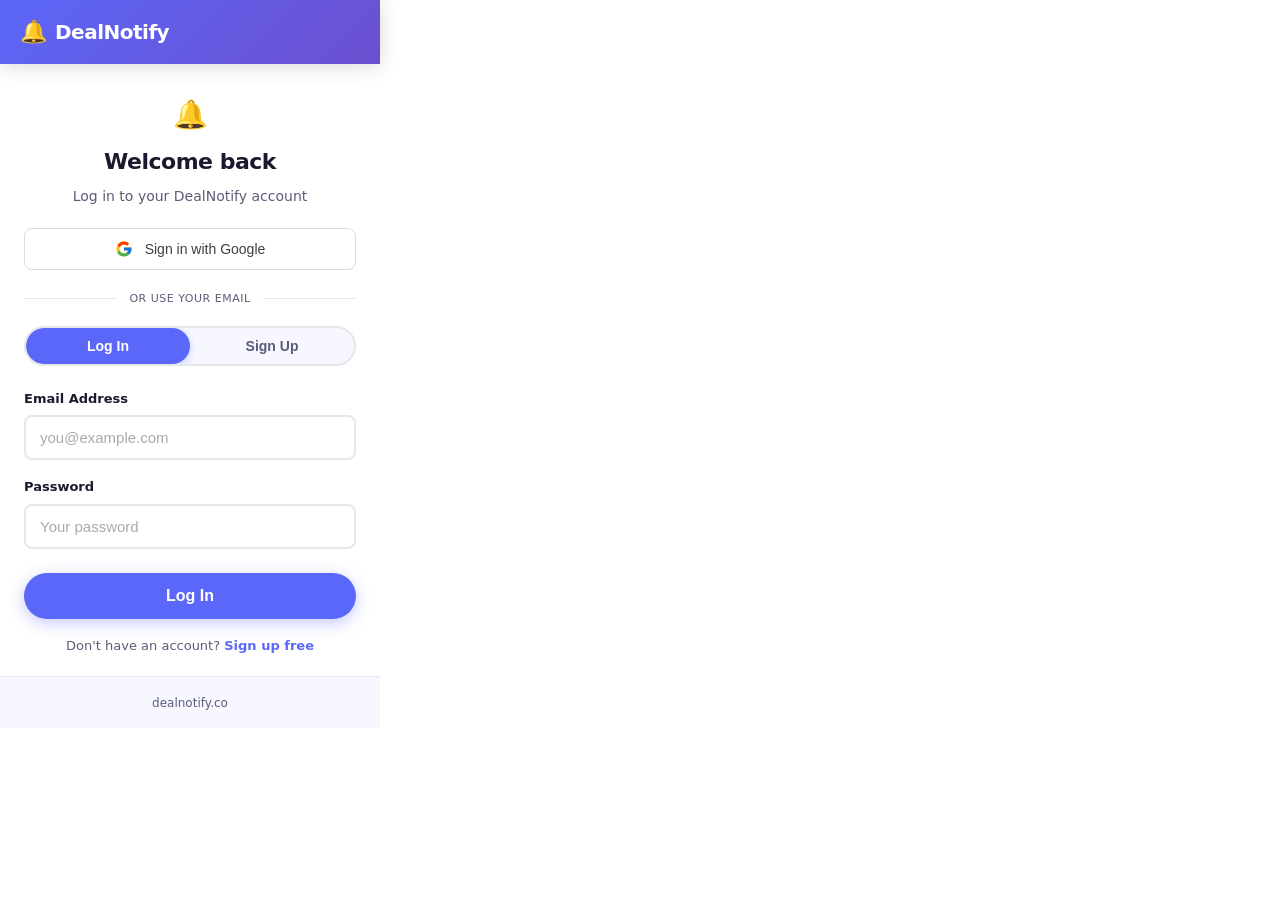
<file: chrome-extension/popup.html>
<!DOCTYPE html>
<html lang="en">
<head>
  <meta charset="UTF-8">
  <meta name="viewport" content="width=400">
  <title>DealNotify</title>
  <style>
    /* ── Reset & Base (matches dealnotify.co) ── */
    *, *::before, *::after { margin: 0; padding: 0; box-sizing: border-box; }

    :root {
      --primary: #5b67f8;
      --primary-dark: #4351d8;
      --accent: #ff6b6b;
      --text: #1a1a2e;
      --text-light: #5c5c7a;
      --bg-light: #f7f8ff;
      --white: #ffffff;
      --green: #22c55e;
      --border: #e5e7eb;
      --shadow: 0 4px 24px rgba(91,103,248,0.10);
      --shadow-btn: 0 4px 16px rgba(91,103,248,0.35);
      --radius: 14px;
      --radius-sm: 8px;
    }

    body {
      width: 380px;
      font-family: 'Segoe UI', system-ui, -apple-system, sans-serif;
      line-height: 1.65;
      color: var(--text);
      background: var(--white);
      -webkit-font-smoothing: antialiased;
      overflow-x: hidden;
    }

    a { color: inherit; text-decoration: none; }

    /* ── Header ── */
    .header {
      background: linear-gradient(135deg, #5b67f8 0%, #6c4fcf 100%);
      padding: 14px 20px;
      display: flex;
      align-items: center;
      justify-content: space-between;
      box-shadow: 0 2px 20px rgba(0,0,0,0.15);
    }
    .header-left {
      display: flex;
      align-items: center;
      gap: 8px;
    }
    .logo-icon { font-size: 22px; }
    .brand {
      font-size: 20px;
      font-weight: 800;
      color: var(--white);
      letter-spacing: -0.5px;
    }
    .header-actions {
      display: flex;
      align-items: center;
      gap: 8px;
    }
    .btn-dashboard {
      font-size: 12px;
      color: var(--white);
      text-decoration: none;
      padding: 5px 14px;
      border: 1.5px solid rgba(255,255,255,0.4);
      border-radius: 50px;
      cursor: pointer;
      background: rgba(255,255,255,0.15);
      font-weight: 600;
      transition: all 0.2s;
    }
    .btn-dashboard:hover {
      background: rgba(255,255,255,0.25);
    }
    .btn-logout {
      font-size: 14px;
      color: rgba(255,255,255,0.7);
      background: none;
      border: none;
      cursor: pointer;
      padding: 4px 6px;
      transition: color 0.2s;
    }
    .btn-logout:hover { color: var(--white); }

    /* ── Views ── */
    .view { display: none; }
    .view.active { display: block; }

    /* ── Auth View ── */
    .auth-container { padding: 28px 24px 20px; }
    .auth-header {
      text-align: center;
      margin-bottom: 20px;
    }
    .auth-header .auth-icon { font-size: 28px; margin-bottom: 6px; }
    .auth-header h2 {
      font-size: 22px;
      font-weight: 800;
      letter-spacing: -0.5px;
      color: var(--text);
      margin-bottom: 4px;
    }
    .auth-header p {
      font-size: 14px;
      color: var(--text-light);
    }

    .auth-tabs {
      display: flex;
      gap: 0;
      margin-bottom: 22px;
      border-radius: 50px;
      overflow: hidden;
      border: 2px solid var(--border);
      background: var(--bg-light);
    }
    .auth-tab {
      flex: 1;
      padding: 10px;
      text-align: center;
      font-size: 14px;
      font-weight: 600;
      cursor: pointer;
      background: transparent;
      color: var(--text-light);
      border: none;
      transition: all 0.2s;
      border-radius: 50px;
    }
    .auth-tab.active {
      background: var(--primary);
      color: var(--white);
      box-shadow: 0 2px 8px rgba(91,103,248,0.3);
    }
    .auth-form { display: none; }
    .auth-form.active { display: block; }

    .form-group {
      margin-bottom: 16px;
    }
    .form-group label {
      display: block;
      font-size: 13px;
      font-weight: 600;
      color: var(--text);
      margin-bottom: 6px;
    }
    .form-group input {
      width: 100%;
      padding: 12px 14px;
      border: 2px solid var(--border);
      border-radius: var(--radius-sm);
      background: var(--white);
      color: var(--text);
      font-size: 15px;
      outline: none;
      transition: border-color 0.2s, box-shadow 0.2s;
    }
    .form-group input:focus {
      border-color: var(--primary);
      box-shadow: 0 0 0 3px rgba(91,103,248,0.12);
    }
    .form-group input::placeholder { color: #aaa; }

    /* Newsletter checkbox — matches website */
    .newsletter-group {
      display: flex;
      align-items: flex-start;
      gap: 10px;
      cursor: pointer;
      margin-bottom: 8px;
      margin-top: 2px;
    }
    .newsletter-group input[type="checkbox"] {
      width: 16px;
      height: 16px;
      margin-top: 2px;
      accent-color: var(--primary);
      flex-shrink: 0;
      cursor: pointer;
    }
    .newsletter-group span {
      font-size: 13px;
      color: var(--text-light);
      line-height: 1.5;
    }

    .btn-primary {
      width: 100%;
      padding: 14px;
      background: var(--primary);
      color: var(--white);
      border: none;
      border-radius: 50px;
      font-size: 16px;
      font-weight: 700;
      cursor: pointer;
      margin-top: 8px;
      transition: background 0.2s, transform 0.2s, box-shadow 0.2s;
      box-shadow: var(--shadow-btn);
    }
    .btn-primary:hover {
      background: var(--primary-dark);
      transform: translateY(-1px);
      box-shadow: 0 6px 20px rgba(91,103,248,0.45);
    }
    .btn-primary:disabled { opacity: 0.65; cursor: not-allowed; transform: none; }

    .auth-switch {
      text-align: center;
      font-size: 13px;
      color: var(--text-light);
      margin-top: 16px;
    }
    .auth-switch a {
      color: var(--primary);
      font-weight: 600;
      cursor: pointer;
    }
    .auth-switch a:hover { text-decoration: underline; }

    .terms-note {
      text-align: center;
      font-size: 12px;
      color: #aaa;
      margin-top: 12px;
      line-height: 1.5;
    }
    .terms-note a {
      color: var(--primary);
    }

    /* ── Tracking View ── */
    .track-container { padding: 20px 24px; }

    .store-badge {
      display: inline-flex;
      align-items: center;
      gap: 6px;
      padding: 5px 14px;
      border-radius: 50px;
      font-size: 12px;
      font-weight: 600;
      margin-bottom: 14px;
    }
    .store-badge.supported {
      background: #f0fdf4;
      color: #166534;
      border: 1px solid #bbf7d0;
    }
    .store-badge .dot {
      width: 6px; height: 6px;
      border-radius: 50%;
    }
    .store-badge.supported .dot { background: var(--green); }

    .product-card {
      background: var(--bg-light);
      border: 1px solid var(--border);
      border-radius: var(--radius);
      padding: 16px;
      margin-bottom: 16px;
      transition: box-shadow 0.2s;
    }
    .product-card:hover { box-shadow: var(--shadow); }
    .product-title {
      font-size: 14px;
      font-weight: 600;
      color: var(--text);
      line-height: 1.4;
      margin-bottom: 6px;
      display: -webkit-box;
      -webkit-line-clamp: 2;
      -webkit-box-orient: vertical;
      overflow: hidden;
    }
    .product-url {
      font-size: 11px;
      color: #999;
      word-break: break-all;
      display: -webkit-box;
      -webkit-line-clamp: 1;
      -webkit-box-orient: vertical;
      overflow: hidden;
    }
    .product-price {
      font-size: 22px;
      font-weight: 800;
      color: var(--primary);
      margin: 8px 0 0;
      letter-spacing: -0.5px;
    }

    .track-type-selector {
      display: flex;
      gap: 10px;
      margin-bottom: 16px;
    }
    .track-type-btn {
      flex: 1;
      padding: 12px 10px;
      border: 2px solid var(--border);
      border-radius: var(--radius);
      background: var(--white);
      color: var(--text-light);
      font-size: 13px;
      font-weight: 600;
      cursor: pointer;
      text-align: center;
      transition: all 0.2s;
    }
    .track-type-btn:hover {
      border-color: #d8dcff;
      background: var(--bg-light);
    }
    .track-type-btn.active {
      border-color: var(--primary);
      background: #eef0ff;
      color: var(--primary);
      box-shadow: 0 0 0 3px rgba(91,103,248,0.08);
    }
    .track-type-btn .icon { font-size: 20px; display: block; margin-bottom: 4px; }

    .target-price-group {
      margin-bottom: 16px;
    }
    .target-price-group label {
      font-size: 13px;
      font-weight: 600;
      color: var(--text);
      margin-bottom: 6px;
      display: block;
    }
    .price-input-wrap {
      position: relative;
    }
    .price-input-wrap .currency {
      position: absolute;
      left: 14px;
      top: 50%;
      transform: translateY(-50%);
      color: var(--text-light);
      font-size: 16px;
      font-weight: 700;
    }
    .price-input-wrap input {
      width: 100%;
      padding: 12px 14px 12px 30px;
      border: 2px solid var(--border);
      border-radius: var(--radius-sm);
      background: var(--white);
      color: var(--text);
      font-size: 16px;
      font-weight: 700;
      outline: none;
      transition: border-color 0.2s, box-shadow 0.2s;
    }
    .price-input-wrap input:focus {
      border-color: var(--primary);
      box-shadow: 0 0 0 3px rgba(91,103,248,0.12);
    }

    .btn-track {
      width: 100%;
      padding: 14px;
      background: var(--primary);
      color: var(--white);
      border: none;
      border-radius: 50px;
      font-size: 16px;
      font-weight: 700;
      cursor: pointer;
      transition: all 0.2s;
      display: flex;
      align-items: center;
      justify-content: center;
      gap: 8px;
      box-shadow: var(--shadow-btn);
    }
    .btn-track:hover {
      background: var(--primary-dark);
      transform: translateY(-1px);
      box-shadow: 0 6px 20px rgba(91,103,248,0.45);
    }
    .btn-track:disabled { opacity: 0.65; cursor: not-allowed; transform: none; }

    /* ── Unsupported View ── */
    .unsupported-container {
      padding: 32px 24px;
      text-align: center;
    }
    .unsupported-icon { font-size: 40px; margin-bottom: 12px; }
    .unsupported-title {
      font-size: 18px;
      font-weight: 800;
      color: var(--text);
      margin-bottom: 8px;
      letter-spacing: -0.3px;
    }
    .unsupported-text {
      font-size: 14px;
      color: var(--text-light);
      line-height: 1.5;
      margin-bottom: 18px;
    }
    .supported-stores {
      display: flex;
      flex-wrap: wrap;
      justify-content: center;
      gap: 6px;
      margin-bottom: 20px;
    }
    .supported-stores .chip {
      padding: 5px 12px;
      background: #eef0ff;
      border: 1px solid #d8dcff;
      border-radius: 50px;
      font-size: 12px;
      color: var(--primary);
      font-weight: 600;
    }
    .btn-request {
      padding: 10px 24px;
      background: var(--white);
      border: 2px solid var(--primary);
      border-radius: 50px;
      color: var(--primary);
      font-size: 14px;
      font-weight: 700;
      cursor: pointer;
      transition: all 0.2s;
    }
    .btn-request:hover {
      background: var(--primary);
      color: var(--white);
      transform: translateY(-1px);
    }

    /* ── Success State ── */
    .success-container {
      padding: 36px 24px;
      text-align: center;
    }
    .success-icon { font-size: 48px; margin-bottom: 12px; }
    .success-title {
      font-size: 18px;
      font-weight: 800;
      color: var(--green);
      margin-bottom: 8px;
      letter-spacing: -0.3px;
    }
    .success-text {
      font-size: 14px;
      color: var(--text-light);
      line-height: 1.6;
    }

    /* ── Messages (matches website .alert-box) ── */
    .message {
      padding: 12px 16px;
      border-radius: var(--radius-sm);
      font-size: 14px;
      margin-bottom: 16px;
      display: none;
    }
    .message.error {
      display: block;
      background: #fef2f2;
      color: #991b1b;
      border: 1px solid #fecaca;
    }
    .message.success {
      display: block;
      background: #f0fdf4;
      color: #166534;
      border: 1px solid #bbf7d0;
    }

    /* ── User Info Bar ── */
    .user-bar {
      padding: 8px 20px;
      background: var(--bg-light);
      border-bottom: 1px solid var(--border);
      display: flex;
      align-items: center;
      justify-content: space-between;
    }
    .verify-banner {
      padding: 10px 16px;
      background: #fff8e1;
      border-bottom: 1px solid #f0e2b6;
      color: #6b5800;
      font-size: 12px;
      line-height: 1.4;
      display: flex;
      align-items: center;
      gap: 8px;
    }
    .verify-banner .verify-icon { font-size: 14px; flex-shrink: 0; }
    .verify-banner .verify-text { flex: 1; }
    .verify-banner .verify-resend {
      background: transparent;
      border: 1px solid #c4a64a;
      color: #6b5800;
      padding: 3px 10px;
      border-radius: 4px;
      font-size: 11px;
      font-weight: 600;
      cursor: pointer;
      flex-shrink: 0;
    }
    .verify-banner .verify-resend:hover { background: #f0e2b6; }
    .verify-banner .verify-resend:disabled { opacity: 0.6; cursor: default; }

    /* ─── Google Sign-In button (per Google brand guidelines) ─── */
    .btn-google {
      width: 100%;
      display: flex;
      align-items: center;
      justify-content: center;
      gap: 12px;
      padding: 11px 16px;
      background: #ffffff;
      border: 1px solid #dadce0;
      border-radius: 8px;
      font-family: 'Roboto', -apple-system, BlinkMacSystemFont, 'Segoe UI', sans-serif;
      font-size: 14px;
      font-weight: 500;
      color: #3c4043;
      cursor: pointer;
      transition: background 0.15s, box-shadow 0.15s, border-color 0.15s;
      margin-bottom: 20px;
    }
    .btn-google:hover:not(:disabled) {
      background: #f8f9fa;
      box-shadow: 0 1px 3px rgba(0,0,0,0.08);
      border-color: #d2d5da;
    }
    .btn-google:active:not(:disabled) { background: #f1f3f4; }
    .btn-google:disabled { opacity: 0.55; cursor: default; }
    .btn-google .google-icon {
      width: 18px;
      height: 18px;
      flex-shrink: 0;
    }

    .auth-divider {
      display: flex;
      align-items: center;
      gap: 12px;
      margin: 4px 0 18px;
      color: var(--text-light);
      font-size: 11px;
      text-transform: uppercase;
      letter-spacing: 0.5px;
    }
    .auth-divider::before,
    .auth-divider::after {
      content: '';
      flex: 1;
      height: 1px;
      background: var(--border);
    }
    .user-bar .user-email {
      font-size: 13px;
      color: var(--text-light);
    }
    .user-bar .user-plan {
      font-size: 11px;
      font-weight: 700;
      padding: 2px 10px;
      border-radius: 50px;
      text-transform: uppercase;
      letter-spacing: 0.5px;
    }
    .user-plan.pro {
      background: #eef0ff;
      color: var(--primary);
      border: 1px solid #d8dcff;
    }
    .user-plan.free {
      background: #f3f4f6;
      color: #888;
      border: 1px solid var(--border);
    }

    /* ── Loading Spinner ── */
    .spinner {
      width: 16px; height: 16px;
      border: 2px solid rgba(255,255,255,0.3);
      border-top-color: var(--white);
      border-radius: 50%;
      animation: spin 0.6s linear infinite;
      display: inline-block;
    }
    @keyframes spin { to { transform: rotate(360deg); } }

    /* ── Footer ── */
    .footer {
      padding: 12px 20px;
      text-align: center;
      border-top: 1px solid var(--border);
      background: var(--bg-light);
    }
    .footer a {
      font-size: 12px;
      color: var(--text-light);
      text-decoration: none;
      font-weight: 500;
    }
    .footer a:hover { color: var(--primary); }
  </style>
</head>
<body>

  <!-- ═══ HEADER (matches dashboard gradient) ═══ -->
  <div class="header">
    <div class="header-left">
      <span class="logo-icon">🔔</span>
      <div class="brand">DealNotify</div>
    </div>
    <div class="header-actions" id="headerActions" style="display:none;">
      <button class="btn-dashboard" id="btnDashboard">Dashboard</button>
      <button class="btn-logout" id="btnLogout" title="Log out">&#x2715;</button>
    </div>
  </div>

  <!-- ═══ USER BAR (shown when logged in) ═══ -->
  <div class="user-bar" id="userBar" style="display:none;">
    <span class="user-email" id="userEmail"></span>
    <span class="user-plan" id="userPlan"></span>
  </div>

  <!-- ═══ VERIFY EMAIL BANNER (shown when account is unverified) ═══ -->
  <div class="verify-banner" id="verifyBanner" style="display:none;">
    <span class="verify-icon">✉️</span>
    <span class="verify-text">Check your inbox to verify your email — alerts will start once verified.</span>
    <button class="verify-resend" id="btnResendVerification" type="button">Resend</button>
  </div>

  <!-- ═══ AUTH VIEW ═══ -->
  <div class="view active" id="viewAuth">
    <div class="auth-container">
      <div class="auth-header" id="authHeader">
        <div class="auth-icon">🔔</div>
        <h2 id="authTitle">Welcome back</h2>
        <p id="authSubtitle">Log in to your DealNotify account</p>
      </div>

      <button type="button" class="btn-google" id="btnGoogleSignIn" aria-label="Sign in with Google">
        <svg class="google-icon" xmlns="http://www.w3.org/2000/svg" viewBox="0 0 48 48" aria-hidden="true">
          <path fill="#FFC107" d="M43.611,20.083H42V20H24v8h11.303c-1.649,4.657-6.08,8-11.303,8c-6.627,0-12-5.373-12-12 c0-6.627,5.373-12,12-12c3.059,0,5.842,1.154,7.961,3.039l5.657-5.657C34.046,6.053,29.268,4,24,4C12.955,4,4,12.955,4,24 c0,11.045,8.955,20,20,20c11.045,0,20-8.955,20-20C44,22.659,43.862,21.35,43.611,20.083z"/>
          <path fill="#FF3D00" d="M6.306,14.691l6.571,4.819C14.655,15.108,18.961,12,24,12c3.059,0,5.842,1.154,7.961,3.039 l5.657-5.657C34.046,6.053,29.268,4,24,4C16.318,4,9.656,8.337,6.306,14.691z"/>
          <path fill="#4CAF50" d="M24,44c5.166,0,9.86-1.977,13.409-5.192l-6.19-5.238C29.211,35.091,26.715,36,24,36 c-5.202,0-9.619-3.317-11.283-7.946l-6.522,5.025C9.505,39.556,16.227,44,24,44z"/>
          <path fill="#1976D2" d="M43.611,20.083H42V20H24v8h11.303c-0.792,2.237-2.231,4.166-4.087,5.571 c0.001-0.001,0.002-0.001,0.003-0.002l6.19,5.238C36.971,39.205,44,34,44,24C44,22.659,43.862,21.35,43.611,20.083z"/>
        </svg>
        <span id="btnGoogleSignInText">Sign in with Google</span>
      </button>

      <div class="auth-divider"><span>or use your email</span></div>

      <div class="auth-tabs">
        <button class="auth-tab active" data-tab="login">Log In</button>
        <button class="auth-tab" data-tab="signup">Sign Up</button>
      </div>

      <div id="authMessage" class="message"></div>

      <!-- Login Form -->
      <form class="auth-form active" id="formLogin">
        <div class="form-group">
          <label for="loginEmail">Email Address</label>
          <input type="email" id="loginEmail" placeholder="you@example.com" autocomplete="email" required>
        </div>
        <div class="form-group">
          <label for="loginPassword">Password</label>
          <input type="password" id="loginPassword" placeholder="Your password" autocomplete="current-password" required>
        </div>
        <button type="submit" class="btn-primary" id="btnLogin">Log In</button>
        <div class="auth-switch">
          Don't have an account? <a data-tab="signup">Sign up free</a>
        </div>
      </form>

      <!-- Signup Form -->
      <form class="auth-form" id="formSignup">
        <div class="form-group">
          <label for="signupName">Full Name</label>
          <input type="text" id="signupName" placeholder="Jane Smith" autocomplete="name" required>
        </div>
        <div class="form-group">
          <label for="signupEmail">Email Address</label>
          <input type="email" id="signupEmail" placeholder="you@example.com" autocomplete="email" required>
        </div>
        <div class="form-group">
          <label for="signupPassword">Password</label>
          <input type="password" id="signupPassword" placeholder="At least 8 characters" autocomplete="new-password" required minlength="8">
        </div>
        <label class="newsletter-group">
          <input type="checkbox" id="signupNewsletter" checked>
          <span>Send me the DealNotify newsletter — weekly deal tips, money-saving guides, and product updates. Unsubscribe anytime.</span>
        </label>
        <button type="submit" class="btn-primary" id="btnSignup">Create Free Account</button>
        <p class="terms-note">
          By signing up you agree to our <a href="https://www.dealnotify.co/terms.html" target="_blank">Terms of Service</a>.
        </p>
        <div class="auth-switch">
          Already have an account? <a data-tab="login">Log in</a>
        </div>
      </form>
    </div>
  </div>

  <!-- ═══ TRACKING VIEW (supported store) ═══ -->
  <div class="view" id="viewTrack">
    <div class="track-container">
      <div class="store-badge supported" id="storeBadge">
        <span class="dot"></span>
        <span id="storeName">Amazon</span>
      </div>

      <div class="product-card">
        <div class="product-title" id="productTitle">Detecting product...</div>
        <div class="product-url" id="productUrl"></div>
        <div class="product-price" id="productPrice"></div>
      </div>

      <div id="trackMessage" class="message"></div>

      <div class="track-type-selector">
        <button class="track-type-btn active" data-type="price">
          <span class="icon">💰</span>
          Price Drop
        </button>
        <button class="track-type-btn" data-type="restock">
          <span class="icon">📦</span>
          Restock
        </button>
      </div>

      <div class="target-price-group" id="targetPriceGroup">
        <label>Alert me when price drops to</label>
        <div class="price-input-wrap">
          <span class="currency">$</span>
          <input type="number" id="targetPrice" placeholder="0.00" step="0.01" min="0">
        </div>
      </div>

      <button class="btn-track" id="btnTrack">
        <span>🔔</span> Start Tracking
      </button>
    </div>
  </div>

  <!-- ═══ UNSUPPORTED STORE VIEW ═══ -->
  <div class="view" id="viewUnsupported">
    <div class="unsupported-container">
      <div class="unsupported-icon">🏪</div>
      <div class="unsupported-title">Store Not Supported Yet</div>
      <div class="unsupported-text">
        We don't support this store yet, but we're always adding new ones!
      </div>
      <div class="supported-stores">
        <span class="chip">Amazon</span>
        <span class="chip">Walmart</span>
        <span class="chip">Best Buy</span>
        <span class="chip">Target</span>
        <span class="chip">eBay</span>
        <span class="chip">Costco</span>
      </div>
      <button class="btn-request" id="btnRequestStore">Request This Store</button>
      <div id="requestMessage" class="message" style="margin-top: 12px;"></div>
    </div>
  </div>

  <!-- ═══ SUCCESS VIEW ═══ -->
  <div class="view" id="viewSuccess">
    <div class="success-container">
      <div class="success-icon">🎉</div>
      <div class="success-title">Tracking Started!</div>
      <div class="success-text" id="successText">
        We'll email you when the price drops to your target. You can manage all your alerts on the dashboard.
      </div>
      <button class="btn-primary" id="btnTrackAnother" style="margin-top: 16px;">
        Track Another Product
      </button>
    </div>
  </div>

  <!-- ═══ FOOTER ═══ -->
  <div class="footer">
    <a href="https://www.dealnotify.co" target="_blank">dealnotify.co</a>
  </div>

  <script src="popup.js"></script>
</body>
</html>
</file>
